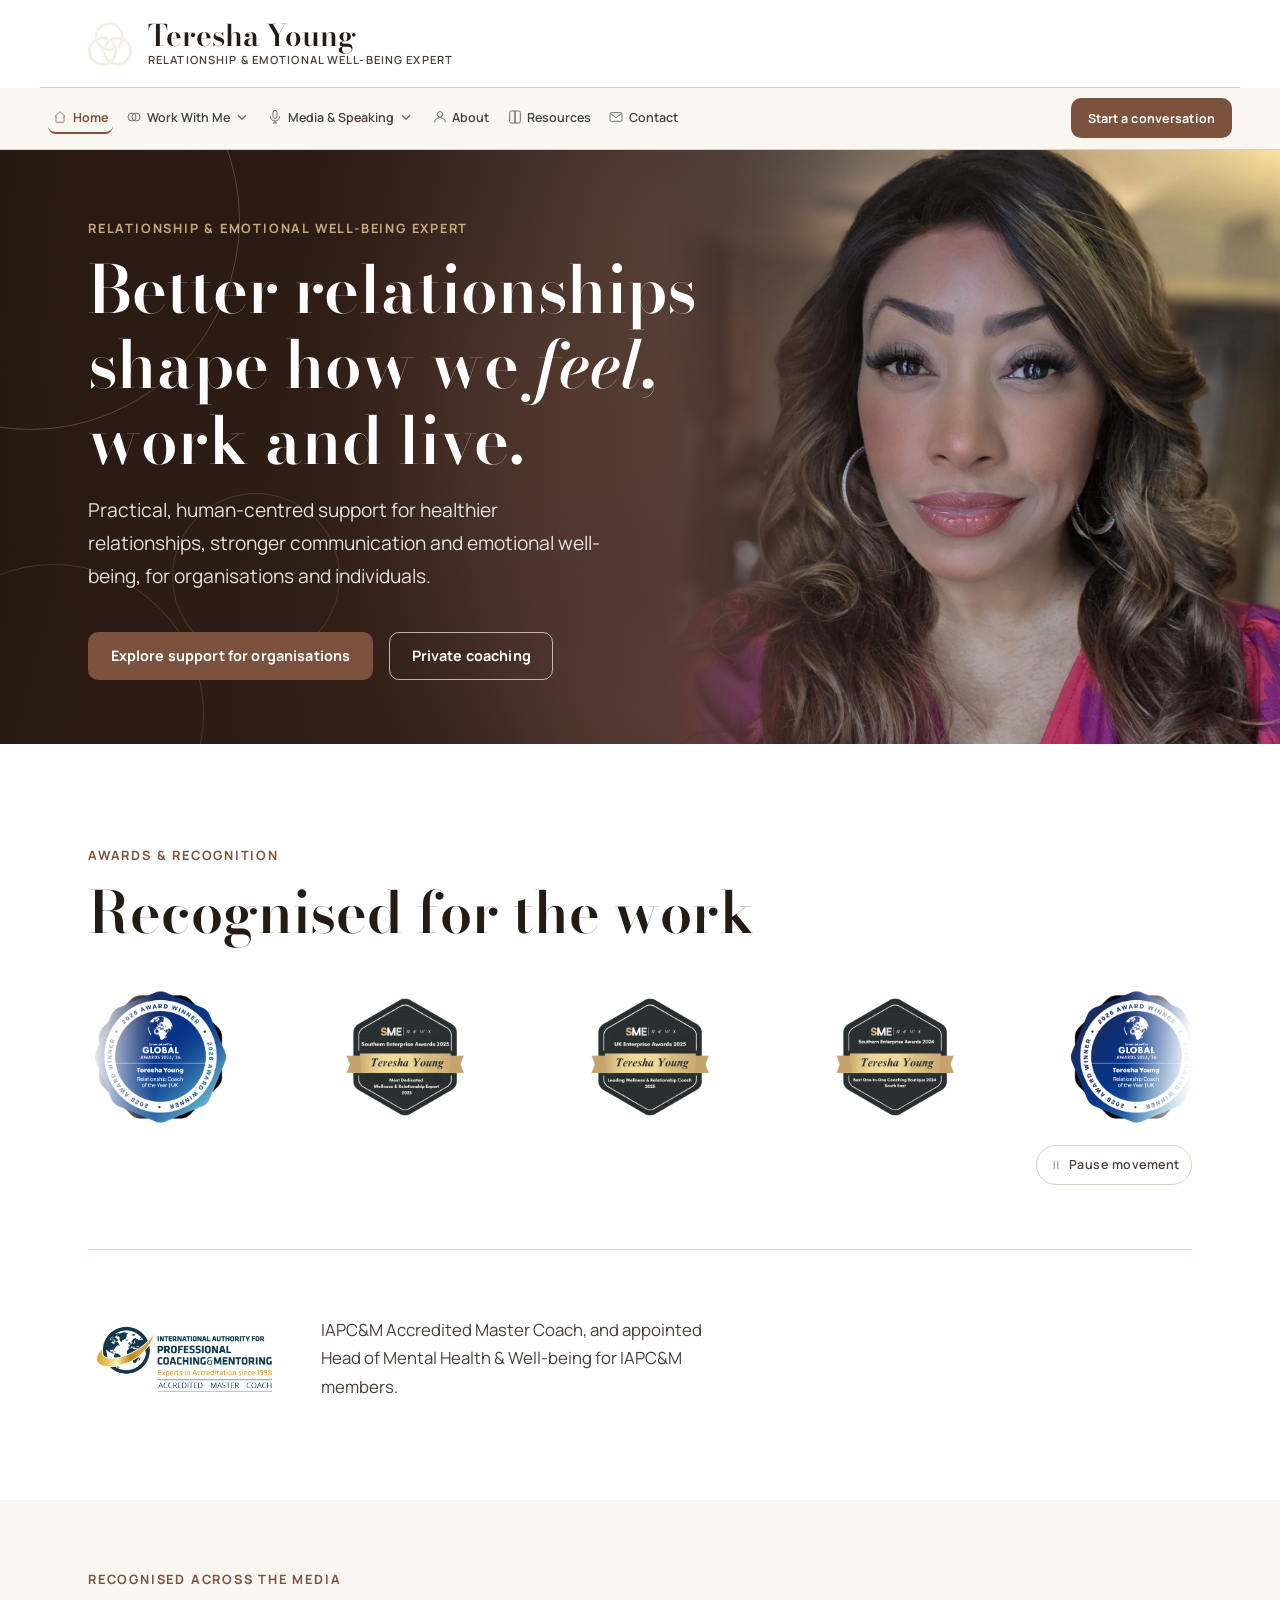
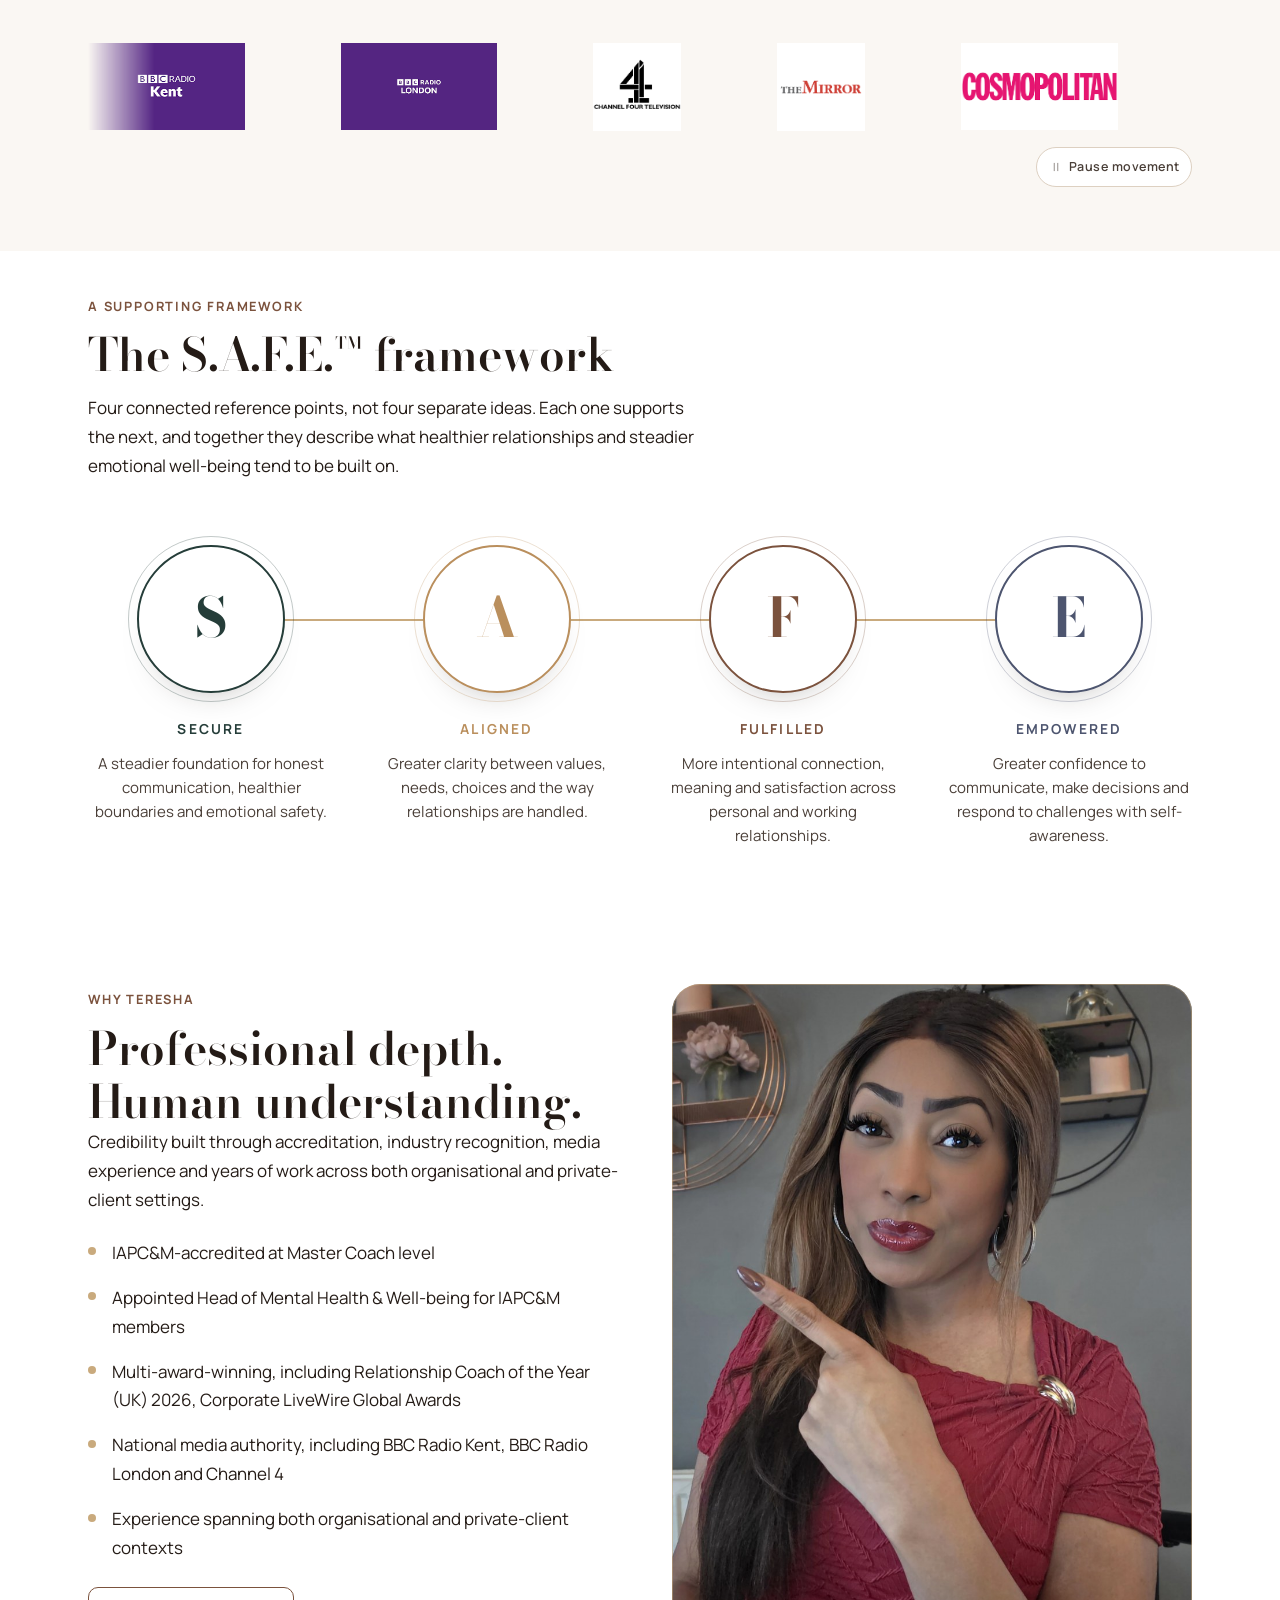
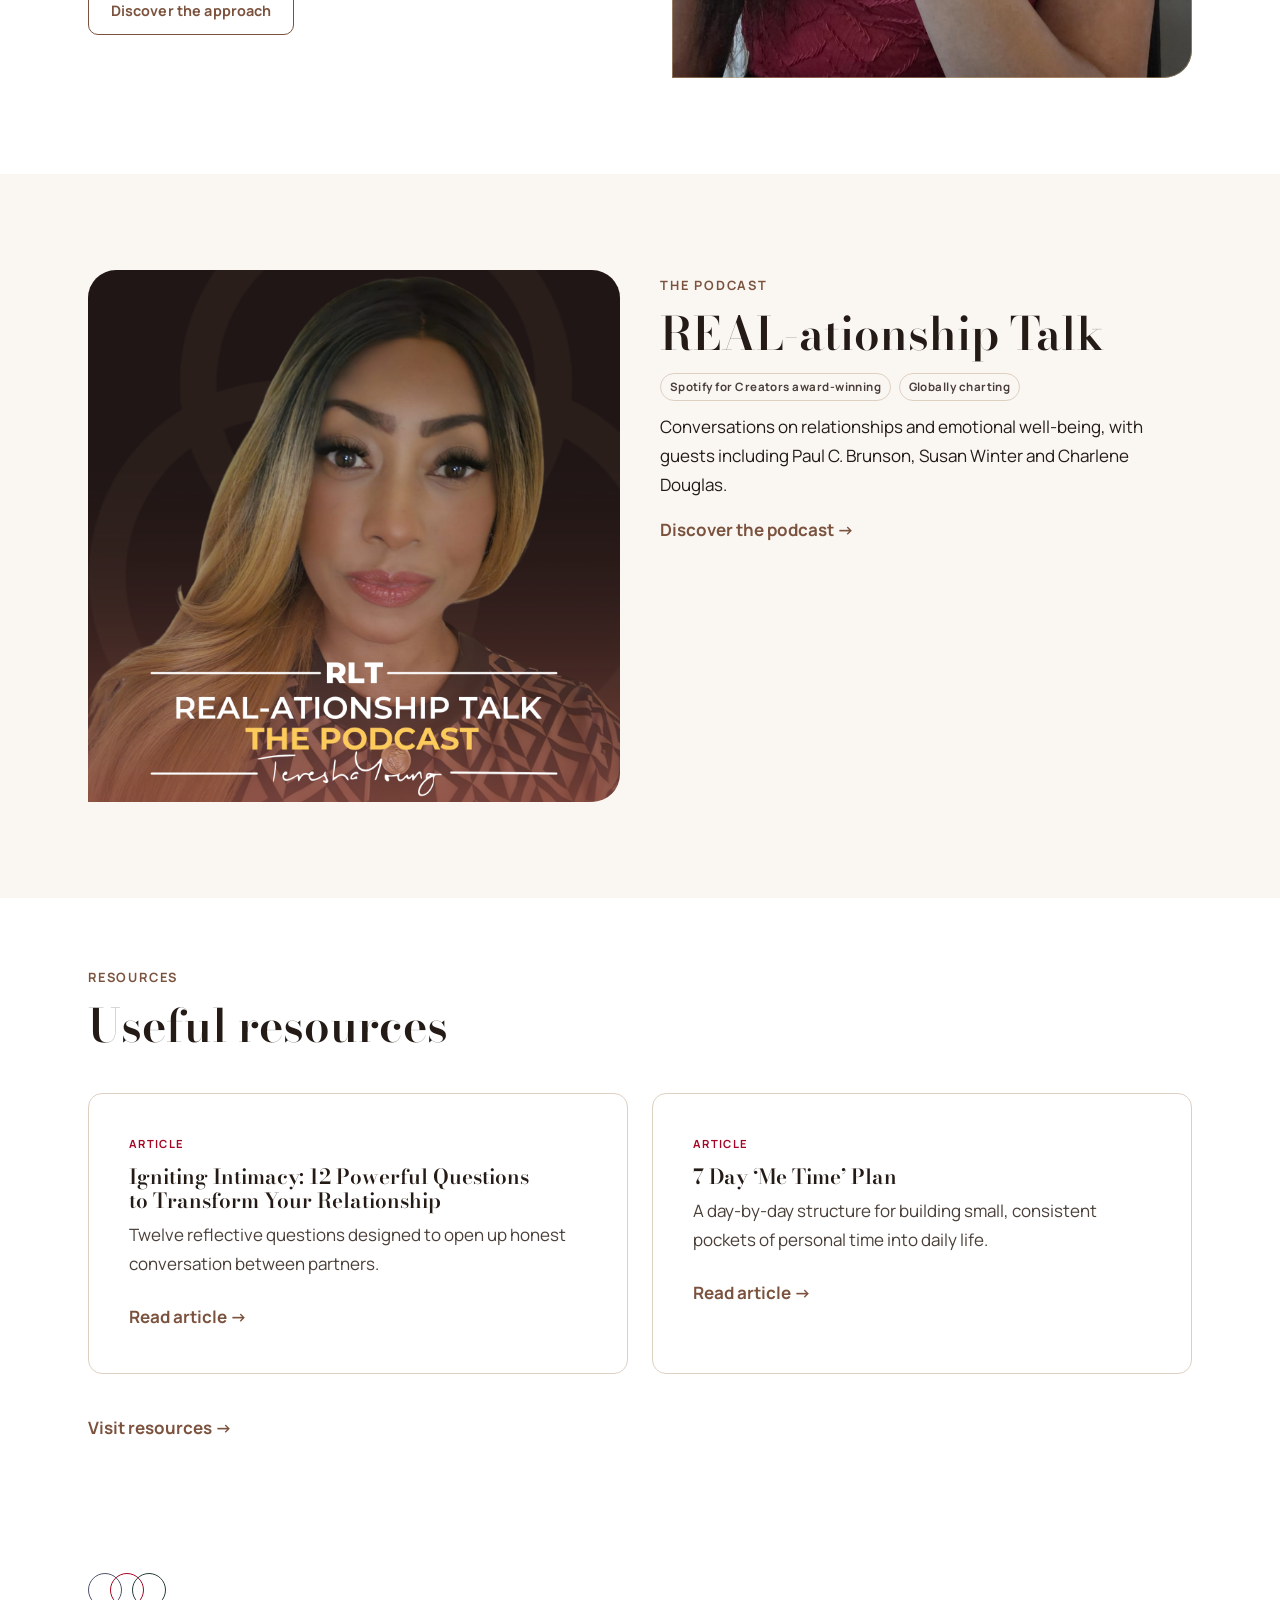
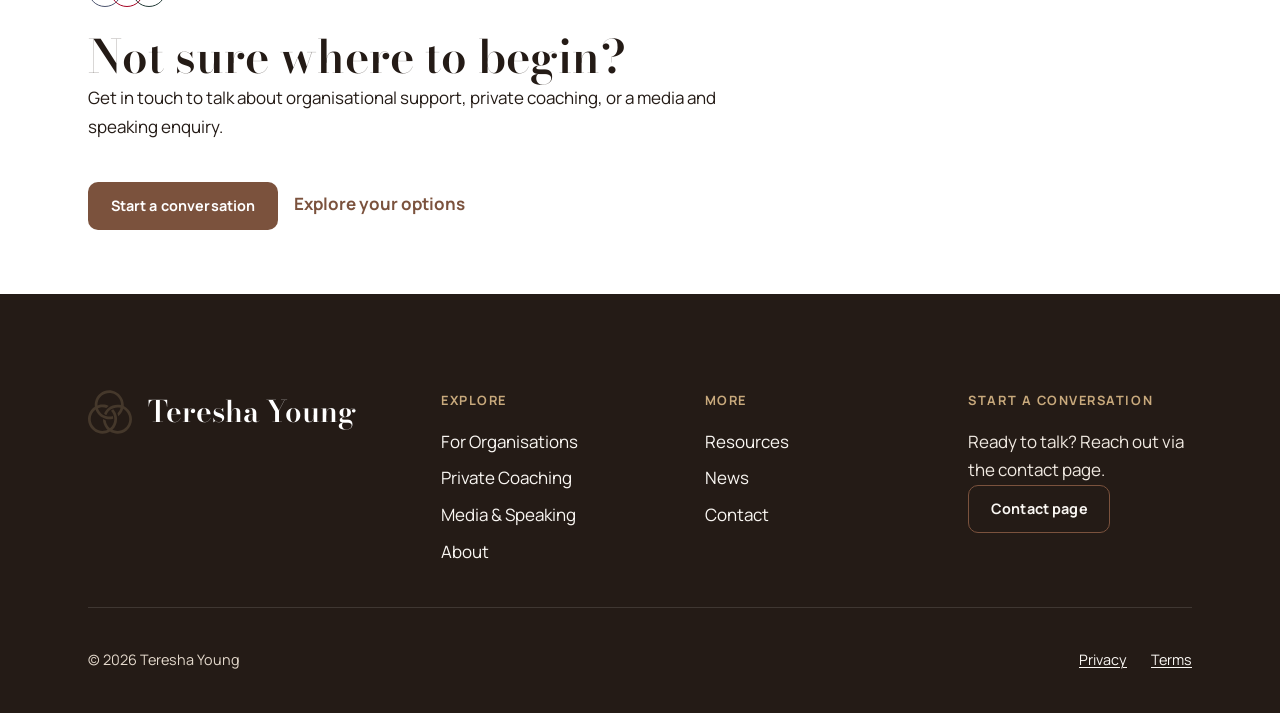
<file: index.html>
<!doctype html>
<html lang="en">
<head>
<meta charset="utf-8">
<meta name="viewport" content="width=device-width, initial-scale=1">
<title>Teresha Young — Relationship &amp; Emotional Well-being Expert</title>
<meta name="description" content="A UK-based Relationship &amp; Emotional Well-being Expert, trusted by organisations, featured across the media, and working with private clients.">
<link rel="icon" href="assets/brand/logo.svg" type="image/svg+xml">
<link rel="preconnect" href="https://fonts.googleapis.com">
<link rel="preconnect" href="https://fonts.gstatic.com" crossorigin>
<link href="https://fonts.googleapis.com/css2?family=Bodoni+Moda:ital,wght@0,500;0,600;0,700;0,800;1,500;1,600&family=Manrope:wght@400;500;600;700;800&display=swap" rel="stylesheet">
<link rel="stylesheet" href="assets/css/styles.css">
</head>
<body data-page="home">
<a class="skip-link" href="#main">Skip to main content</a>

<header class="site-header" data-site-header>
  <div class="container brand-bar">
    <a class="brand" href="index.html">
      <img class="brand__mark" src="assets/brand/logo.svg" alt="" width="44" height="44">
      <span class="brand__name">Teresha Young<span>Relationship &amp; Emotional Well-being Expert</span></span>
    </a>
    <button class="nav-toggle" type="button" data-nav-toggle aria-expanded="false" aria-controls="site-nav">
      <span class="nav-toggle__bar"></span>
      <span class="nav-toggle__bar"></span>
      <span class="nav-toggle__bar"></span>
      <span class="visually-hidden">Menu</span>
    </button>
  </div>
  <nav class="nav-ribbon" id="site-nav" data-site-nav aria-label="Primary">
    <div class="container nav-ribbon__inner">
      <ul class="nav-ribbon__list" role="list">
        <li><a href="index.html" aria-current="page"><svg viewBox="0 0 24 24" fill="none" stroke-width="1.5" aria-hidden="true"><path d="M4 11.5 12 4l8 7.5"/><path d="M6 10v9a1 1 0 0 0 1 1h10a1 1 0 0 0 1-1v-9"/></svg><span>Home</span></a></li>
        <li class="nav-parent" data-nav-parent>
          <button class="nav-parent__trigger" type="button" aria-expanded="false" aria-controls="nav-menu-work" data-nav-trigger>
            <svg viewBox="0 0 24 24" fill="none" stroke-width="1.5" aria-hidden="true"><circle cx="9" cy="12" r="6"/><circle cx="15" cy="12" r="6"/></svg><span>Work With Me</span><svg class="nav-ribbon__chevron" viewBox="0 0 24 24" fill="none" stroke-width="2" aria-hidden="true"><path d="m6 9.5 6 6 6-6"/></svg>
          </button>
          <ul class="nav-menu" id="nav-menu-work" role="list" data-nav-menu>
            <li><a href="organisations.html"><svg viewBox="0 0 24 24" fill="none" stroke-width="1.5" aria-hidden="true"><rect x="3" y="7" width="18" height="12" rx="2"/><path d="M8 7V5a2 2 0 0 1 2-2h4a2 2 0 0 1 2 2v2"/></svg><span class="nav-menu__body"><span class="nav-menu__label">For Organisations</span><span class="nav-menu__desc">Relationship and emotional well-being work with teams.</span></span></a></li>
            <li><a href="private-coaching.html"><svg viewBox="0 0 24 24" fill="none" stroke-width="1.5" aria-hidden="true"><circle cx="9" cy="12" r="6"/><circle cx="15" cy="12" r="6"/></svg><span class="nav-menu__body"><span class="nav-menu__label">Private Coaching</span><span class="nav-menu__desc">One-to-one support, at your own pace.</span></span></a></li>
          </ul>
        </li>
        <li class="nav-parent" data-nav-parent>
          <button class="nav-parent__trigger" type="button" aria-expanded="false" aria-controls="nav-menu-media" data-nav-trigger>
            <svg viewBox="0 0 24 24" fill="none" stroke-width="1.5" aria-hidden="true"><rect x="9" y="2" width="6" height="12" rx="3"/><path d="M5 11a7 7 0 0 0 14 0"/><path d="M12 18v3"/><path d="M9 21h6"/></svg><span>Media &amp; Speaking</span><svg class="nav-ribbon__chevron" viewBox="0 0 24 24" fill="none" stroke-width="2" aria-hidden="true"><path d="m6 9.5 6 6 6-6"/></svg>
          </button>
          <ul class="nav-menu" id="nav-menu-media" role="list" data-nav-menu>
            <li><a href="media-speaking.html"><svg viewBox="0 0 24 24" fill="none" stroke-width="1.5" aria-hidden="true"><rect x="9" y="2" width="6" height="12" rx="3"/><path d="M5 11a7 7 0 0 0 14 0"/><path d="M12 18v3"/><path d="M9 21h6"/></svg><span class="nav-menu__body"><span class="nav-menu__label">Media &amp; Speaking</span><span class="nav-menu__desc">Expert commentary, talks and the podcast.</span></span></a></li>
            <li><a href="news.html"><svg viewBox="0 0 24 24" fill="none" stroke-width="1.5" aria-hidden="true"><rect x="3.5" y="4" width="17" height="16" rx="1.5"/><path d="M7.5 8.5h9M7.5 12h9M7.5 15.5h5.5"/></svg><span class="nav-menu__body"><span class="nav-menu__label">News</span><span class="nav-menu__desc">Recent appearances, features and milestones.</span></span></a></li>
          </ul>
        </li>
        <li><a href="about.html"><svg viewBox="0 0 24 24" fill="none" stroke-width="1.5" aria-hidden="true"><circle cx="12" cy="8" r="4"/><path d="M4 20c0-4 3.5-7 8-7s8 3 8 7"/></svg><span>About</span></a></li>
        <li><a href="resources.html"><svg viewBox="0 0 24 24" fill="none" stroke-width="1.5" aria-hidden="true"><path d="M4 5.5A2.5 2.5 0 0 1 6.5 3H12v18H6.5A2.5 2.5 0 0 1 4 18.5v-13Z"/><path d="M20 5.5A2.5 2.5 0 0 0 17.5 3H12v18h5.5a2.5 2.5 0 0 0 2.5-2.5v-13Z"/></svg><span>Resources</span></a></li>
        <li><a href="contact.html"><svg viewBox="0 0 24 24" fill="none" stroke-width="1.5" aria-hidden="true"><rect x="3" y="5.5" width="18" height="13" rx="2"/><path d="m4 7 8 6 8-6"/></svg><span>Contact</span></a></li>
      </ul>
      <a class="btn btn-primary nav-ribbon__cta" href="contact.html">Start a conversation</a>
    </div>
  </nav>
</header>


<main id="main">

  <!-- ============================================================ -->
  <!-- 1. HERO — one full-bleed editorial composition. The photograph  -->
  <!-- is the entire frame; a blurred ambient echo of it fills the     -->
  <!-- background, and a warm scrim carries the copy, so photo and     -->
  <!-- text read as one continuous picture rather than a white panel   -->
  <!-- beside an image panel.                                          -->
  <!--                                                                 -->
  <!-- Photography changed this stage to private-coaching-hero.jpg —    -->
  <!-- the same approved source already working well on the Private     -->
  <!-- Coaching hero — carrying the same treatment: Teresha fully       -->
  <!-- visible, full face in frame, no head cut-off, warm walnut blend, -->
  <!-- no hard split panel and no extreme close-up. The rotation is     -->
  <!-- retired in favour of one deliberate still, so the composition is -->
  <!-- tuned to a single frame rather than compromised across two.      -->
  <!--                                                                 -->
  <!-- Copy is untouched: eyebrow, H1, supporting line, CTA wording and -->
  <!-- CTA hierarchy all remain exactly as approved. Only the           -->
  <!-- photographic layer changed.                                      -->
  <!-- ============================================================ -->
  <section class="hero">
    <div class="hero__ambient" aria-hidden="true"></div>
    <div class="hero__photo">
      <img
        class="hero__photo-img"
        src="assets/teresha/private-coaching-hero.jpg"
        alt="Teresha Young, Relationship &amp; Emotional Well-being Expert"
        width="1400" height="1867"
        fetchpriority="high"
        decoding="async">
    </div>
    <div class="hero__scrim" aria-hidden="true"></div>
    <!-- Restrained connection geometry, far left, well clear of her face -->
    <div class="hero__rings" aria-hidden="true"><span></span><span></span><span></span></div>
    <div class="hero__text">
      <p class="eyebrow hero__eyebrow">Relationship &amp; Emotional Well-being Expert</p>
      <h1>Better relationships shape how we <em>feel</em>, work and live.</h1>
      <p class="hero__lede">Practical, human-centred support for healthier relationships, stronger communication and emotional well-being, for organisations and individuals.</p>
      <div class="hero__actions">
        <a class="btn btn-primary" href="organisations.html">Explore support for organisations</a>
        <a class="btn btn-secondary" href="private-coaching.html">Private coaching</a>
      </div>
    </div>
  </section>

  <!-- ============================================================ -->
  <!-- 2. AWARDS & RECOGNITION — first authority proof after the hero -->
  <!-- ============================================================ -->
  <section class="section" aria-labelledby="awards-heading">
    <div class="container">
      <p class="eyebrow">Awards &amp; recognition</p>
      <h2 id="awards-heading">Recognised for the work</h2>
      <!-- Premium moving ribbon, replacing the earlier vertical list. Same
           mechanism as the media-logo ribbon below (.marquee): a real set
           plus an aria-hidden duplicate for the seamless CSS loop, paused on
           hover/focus, and rendered as a static wrapped row entirely under
           prefers-reduced-motion. Badges run at their original colours and
           full artwork, ~132px high on desktop, so the award text inside
           each badge stays readable. -->
      <div class="ribbon" data-ribbon>
      <div class="marquee marquee--awards">
        <div class="marquee__track">
          <ul class="logo-field marquee__set" role="list">
            <li><img src="assets/award/ribbon/award-relationship-coach-of-the-year-uk-2026.png" alt="Relationship Coach of the Year (UK) 2026, Corporate LiveWire Global Awards" width="403" height="400" decoding="async"></li>
            <li><img src="assets/award/ribbon/award-sme-most-dedicated-wellness-relationship-expert-2025.png" alt="Most Dedicated Wellness &amp; Relationship Expert 2025, SME News" width="414" height="400" decoding="async"></li>
            <li><img src="assets/award/ribbon/award-uk-enterprise-2025.png" alt="Leading Wellness &amp; Relationship Coach 2025, SME News" width="414" height="400" decoding="async"></li>
            <li><img src="assets/award/ribbon/award-southern-enterprise-2024.png" alt="Best One-to-One Coaching Boutique 2024, South East, SME News" width="414" height="400" decoding="async"></li>
          </ul>
          <ul class="logo-field marquee__set" role="list" aria-hidden="true">
            <li><img src="assets/award/ribbon/award-relationship-coach-of-the-year-uk-2026.png" alt="" width="403" height="400" decoding="async"></li>
            <li><img src="assets/award/ribbon/award-sme-most-dedicated-wellness-relationship-expert-2025.png" alt="" width="414" height="400" decoding="async"></li>
            <li><img src="assets/award/ribbon/award-uk-enterprise-2025.png" alt="" width="414" height="400" decoding="async"></li>
            <li><img src="assets/award/ribbon/award-southern-enterprise-2024.png" alt="" width="414" height="400" decoding="async"></li>
          </ul>
        </div>
      </div>
      <div class="ribbon-control">
        <button class="ribbon-control__button" type="button" aria-pressed="false" data-ribbon-toggle>
          <svg viewBox="0 0 24 24" aria-hidden="true" data-ribbon-icon-pause><path d="M9 5v14M15 5v14"/></svg>
          <svg viewBox="0 0 24 24" aria-hidden="true" data-ribbon-icon-play><path d="M7 4.5l12 7.5-12 7.5z"/></svg>
          <span data-ribbon-toggle-label>Pause movement</span>
        </button>
      </div>
      </div>
      <div class="awards-list__amc">
        <img src="assets/logos/logo-amc.png" alt="International Authority for Professional Coaching &amp; Mentoring — Accredited Master Coach" width="220" height="103" loading="lazy" decoding="async">
        <p>IAPC&amp;M Accredited Master Coach, and appointed Head of Mental Health &amp; Well-being for IAPC&amp;M members.</p>
      </div>
      <!-- A 2026/27 "multi award winner" badge also exists in the repository but is withheld pending client confirmation — see docs/open-decisions.md#3 -->
    </div>
  </section>

  <!-- ============================================================ -->
  <!-- 3. RECOGNISED ACROSS THE MEDIA — logo field, no explanatory     -->
  <!-- prose; the marks carry the proof. Files present under          -->
  <!-- assets/logos/media/; outlets with no supplied logo file are     -->
  <!-- omitted rather than faked (see docs/open-decisions.md).        -->
  <!-- ============================================================ -->
  <section class="section section--tight section--muted" aria-labelledby="media-heading">
    <div class="container">
      <p class="eyebrow">Recognised across the media</p>
      <h2 id="media-heading" class="visually-hidden">Media recognition</h2>
      <!-- Continuous logo marquee: a real (screen-reader-visible) set plus an
           aria-hidden duplicate set for the seamless CSS loop. Paused on
           hover/focus, and replaced with a static wrapped row entirely under
           prefers-reduced-motion (see .marquee rules in styles.css). -->
      <div class="ribbon" data-ribbon>
      <div class="marquee">
        <div class="marquee__track">
          <ul class="logo-field marquee__set" role="list">
            <li><img src="assets/logos/media/BBC-Radio-Kent-Logo.png" alt="BBC Radio Kent" width="264" height="149" decoding="async"></li>
            <li><img src="assets/logos/media/bbc-radio-london-logo.png" alt="BBC Radio London" width="600" height="337" decoding="async"></li>
            <li><img src="assets/logos/media/channel-4-logo.png" alt="Channel 4" width="440" height="440" decoding="async"></li>
            <li><img src="assets/logos/media/the-mirror-logo.png" alt="The Mirror" width="440" height="440" decoding="async"></li>
            <li><img src="assets/logos/media/cosmopolitan-logo.png" alt="Cosmopolitan UK" width="750" height="422" decoding="async"></li>
            <li><img src="assets/logos/media/huffpost-logo.jpg" alt="HuffPost" width="600" height="315" decoding="async"></li>
            <li><img src="assets/logos/media/daily-record-logo.png" alt="Daily Record" width="620" height="330" decoding="async"></li>
            <li><img src="assets/logos/media/ok!-logo.png" alt="OK!" width="440" height="440" decoding="async"></li>
            <li><img src="assets/logos/media/thrive-global-logo.jpg" alt="Thrive Global" width="600" height="315" decoding="async"></li>
          </ul>
          <ul class="logo-field marquee__set" role="list" aria-hidden="true">
            <li><img src="assets/logos/media/BBC-Radio-Kent-Logo.png" alt="" width="264" height="149" decoding="async"></li>
            <li><img src="assets/logos/media/bbc-radio-london-logo.png" alt="" width="600" height="337" decoding="async"></li>
            <li><img src="assets/logos/media/channel-4-logo.png" alt="" width="440" height="440" decoding="async"></li>
            <li><img src="assets/logos/media/the-mirror-logo.png" alt="" width="440" height="440" decoding="async"></li>
            <li><img src="assets/logos/media/cosmopolitan-logo.png" alt="" width="750" height="422" decoding="async"></li>
            <li><img src="assets/logos/media/huffpost-logo.jpg" alt="" width="600" height="315" decoding="async"></li>
            <li><img src="assets/logos/media/daily-record-logo.png" alt="" width="620" height="330" decoding="async"></li>
            <li><img src="assets/logos/media/ok!-logo.png" alt="" width="440" height="440" decoding="async"></li>
            <li><img src="assets/logos/media/thrive-global-logo.jpg" alt="" width="600" height="315" decoding="async"></li>
          </ul>
        </div>
      </div>
      <div class="ribbon-control">
        <button class="ribbon-control__button" type="button" aria-pressed="false" data-ribbon-toggle>
          <svg viewBox="0 0 24 24" aria-hidden="true" data-ribbon-icon-pause><path d="M9 5v14M15 5v14"/></svg>
          <svg viewBox="0 0 24 24" aria-hidden="true" data-ribbon-icon-play><path d="M7 4.5l12 7.5-12 7.5z"/></svg>
          <span data-ribbon-toggle-label>Pause movement</span>
        </button>
      </div>
      </div>
    </div>
  </section>

  <!-- ============================================================ -->
  <!-- 4. S.A.F.E.™                                                  -->
  <!-- ============================================================ -->
  <section class="section section--snug" aria-labelledby="safe-heading">
    <div class="container">
      <p class="eyebrow">A supporting framework</p>
      <h2 id="safe-heading">The S.A.F.E.&trade; framework</h2>
      <p class="safe-diagram__intro">Four connected reference points, not four separate ideas. Each one supports the next, and together they describe what healthier relationships and steadier emotional well-being tend to be built on.</p>
      <!-- Shared component: identical markup, copy and geometry on Private
           Coaching. The connecting pathway is decorative; the relationship it
           draws is also stated in the intro copy above. -->
      <div class="safe-web">
        <span class="safe-web__path" aria-hidden="true"></span>
        <div class="safe-web__nodes">
          <div class="safe-web__node">
            <span class="safe-web__ring"><span class="safe-web__letter">S</span></span>
            <span class="safe-web__word">Secure</span>
            <p class="safe-web__copy">A steadier foundation for honest communication, healthier boundaries and emotional safety.</p>
          </div>
          <div class="safe-web__node">
            <span class="safe-web__ring"><span class="safe-web__letter">A</span></span>
            <span class="safe-web__word">Aligned</span>
            <p class="safe-web__copy">Greater clarity between values, needs, choices and the way relationships are handled.</p>
          </div>
          <div class="safe-web__node">
            <span class="safe-web__ring"><span class="safe-web__letter">F</span></span>
            <span class="safe-web__word">Fulfilled</span>
            <p class="safe-web__copy">More intentional connection, meaning and satisfaction across personal and working relationships.</p>
          </div>
          <div class="safe-web__node">
            <span class="safe-web__ring"><span class="safe-web__letter">E</span></span>
            <span class="safe-web__word">Empowered</span>
            <p class="safe-web__copy">Greater confidence to communicate, make decisions and respond to challenges with self-awareness.</p>
          </div>
        </div>
      </div>
    </div>
  </section>

  <!-- ============================================================ -->
  <!-- 5. WHY TERESHA                                                -->
  <!-- Text left / image right (swapped this stage). Portrait:         -->
  <!-- teresha-young-image-7-card.jpg, a plain full-frame resize of     -->
  <!-- teresha-young-image-7.jpg (900x1200, same 3:4 ratio as the       -->
  <!-- source — nothing cropped). Kept in its native portrait           -->
  <!-- orientation rather than forced into a landscape frame: no        -->
  <!-- genuinely horizontal photograph exists in the asset library      -->
  <!-- (see docs/open-decisions.md). The empty-space-beneath-a-tall-    -->
  <!-- box issue is fixed via align-self on the card, not a bad crop.   -->
  <!-- ============================================================ -->
  <section class="section" aria-labelledby="why-heading">
    <div class="container grid grid--2">
      <div>
        <p class="eyebrow">Why Teresha</p>
        <h2 id="why-heading">Professional depth. Human understanding.</h2>
        <p>Credibility built through accreditation, industry recognition, media experience and years of work across both organisational and private-client settings.</p>
        <ul class="credential-list" role="list">
          <li>IAPC&amp;M-accredited at Master Coach level</li>
          <li>Appointed Head of Mental Health &amp; Well-being for IAPC&amp;M members</li>
          <li>Multi-award-winning, including Relationship Coach of the Year (UK) 2026, Corporate LiveWire Global Awards</li>
          <li>National media authority, including BBC Radio Kent, BBC Radio London and Channel 4</li>
          <li>Experience spanning both organisational and private-client contexts</li>
        </ul>
        <p style="margin-top: var(--space-md);"><a class="btn btn-secondary" href="about.html">Discover the approach</a></p>
      </div>
      <div class="portrait-card">
        <img
          src="assets/teresha/teresha-young-image-7-card.jpg"
          alt="Teresha Young, portrait"
          width="900" height="1200"
          loading="lazy" decoding="async"
          style="aspect-ratio: 3 / 4; object-fit: cover;">
      </div>
    </div>
  </section>

  <!-- ============================================================ -->
  <!-- 6. REAL-ATIONSHIP TALK                                        -->
  <!-- ============================================================ -->
  <section class="section section--muted" aria-labelledby="podcast-heading">
    <div class="container grid grid--2">
      <div class="image-frame">
        <img src="assets/podcast/rlt-podcast-cover.png" alt="REAL-ationship Talk podcast cover art, hosted by Teresha Young" width="560" height="560" loading="lazy" decoding="async" style="aspect-ratio: 1 / 1; object-fit: cover;">
      </div>
      <div>
        <p class="eyebrow">The podcast</p>
        <h2 id="podcast-heading">REAL-ationship Talk</h2>
        <div class="chip-row">
          <span class="chip">Spotify for Creators award-winning</span>
          <span class="chip">Globally charting</span>
        </div>
        <p>Conversations on relationships and emotional well-being, with guests including Paul C. Brunson, Susan Winter and Charlene Douglas.</p>
        <p><a class="text-link" href="media-speaking.html">Discover the podcast →</a></p>
      </div>
    </div>
  </section>

  <!-- ============================================================ -->
  <!-- 7. RESOURCES PREVIEW                                          -->
  <!-- ============================================================ -->
  <section class="section section--tight" aria-labelledby="resources-preview-heading">
    <div class="container">
      <p class="eyebrow">Resources</p>
      <h2 id="resources-preview-heading">Useful resources</h2>
      <div class="resource-preview-grid">
        <article class="resource-preview-card">
          <span class="resource-preview-card__tag">Article</span>
          <h3>Igniting Intimacy: 12 Powerful Questions to Transform Your Relationship</h3>
          <p>Twelve reflective questions designed to open up honest conversation between partners.</p>
          <p><a class="text-link" href="resources/igniting-intimacy-12-powerful-questions.html">Read article →</a></p>
        </article>
        <article class="resource-preview-card">
          <span class="resource-preview-card__tag">Article</span>
          <h3>7 Day &lsquo;Me Time&rsquo; Plan</h3>
          <p>A day-by-day structure for building small, consistent pockets of personal time into daily life.</p>
          <p><a class="text-link" href="resources/7-day-me-time-plan.html">Read article →</a></p>
        </article>
      </div>
      <p style="margin-top: var(--space-lg);"><a class="text-link" href="resources.html">Visit resources →</a></p>
    </div>
  </section>

  <!-- ============================================================ -->
  <!-- 8. FINAL CTA                                                  -->
  <!-- ============================================================ -->
  <section class="section section--tight" aria-labelledby="final-cta-heading">
    <div class="container">
      <div class="final-cta__motif" aria-hidden="true"><span></span><span></span><span></span></div>
      <h2 id="final-cta-heading">Not sure where to begin?</h2>
      <p>Get in touch to talk about organisational support, private coaching, or a media and speaking enquiry.</p>
      <div class="hero__actions">
        <a class="btn btn-primary" href="contact.html">Start a conversation</a>
        <a class="text-link" href="organisations.html">Explore your options</a>
      </div>
    </div>
  </section>

</main>

<footer class="site-footer">
  <div class="container">
    <div class="site-footer__grid">
      <div class="site-footer__brand">
        <a class="brand" href="index.html">
          <img class="brand__mark" src="assets/brand/logo.svg" alt="" width="34" height="34">
          <span class="brand__name" style="color:#fff;">Teresha Young</span>
        </a>
      </div>
      <nav aria-label="Explore">
        <p class="site-footer__heading">Explore</p>
        <ul class="site-footer__list" role="list">
          <li><a href="organisations.html">For Organisations</a></li>
          <li><a href="private-coaching.html">Private Coaching</a></li>
          <li><a href="media-speaking.html">Media &amp; Speaking</a></li>
          <li><a href="about.html">About</a></li>
        </ul>
      </nav>
      <nav aria-label="More">
        <p class="site-footer__heading">More</p>
        <ul class="site-footer__list" role="list">
          <li><a href="resources.html">Resources</a></li>
          <li><a href="news.html">News</a></li>
          <li><a href="contact.html">Contact</a></li>
        </ul>
      </nav>
      <div>
        <p class="site-footer__heading">Start a conversation</p>
        <p>Ready to talk? Reach out via the contact page.</p>
        <a class="btn btn-secondary" href="contact.html">Contact page</a>
      </div>
    </div>
    <div class="site-footer__bottom">
      <p>&copy; 2026 Teresha Young</p>
      <div class="site-footer__legal-links">
        <a href="privacy.html">Privacy</a>
        <a href="terms.html">Terms</a>
      </div>
    </div>
  </div>
</footer>

<script src="assets/js/config.js"></script>
<script src="assets/js/main.js"></script>
</body>
</html>
</file>
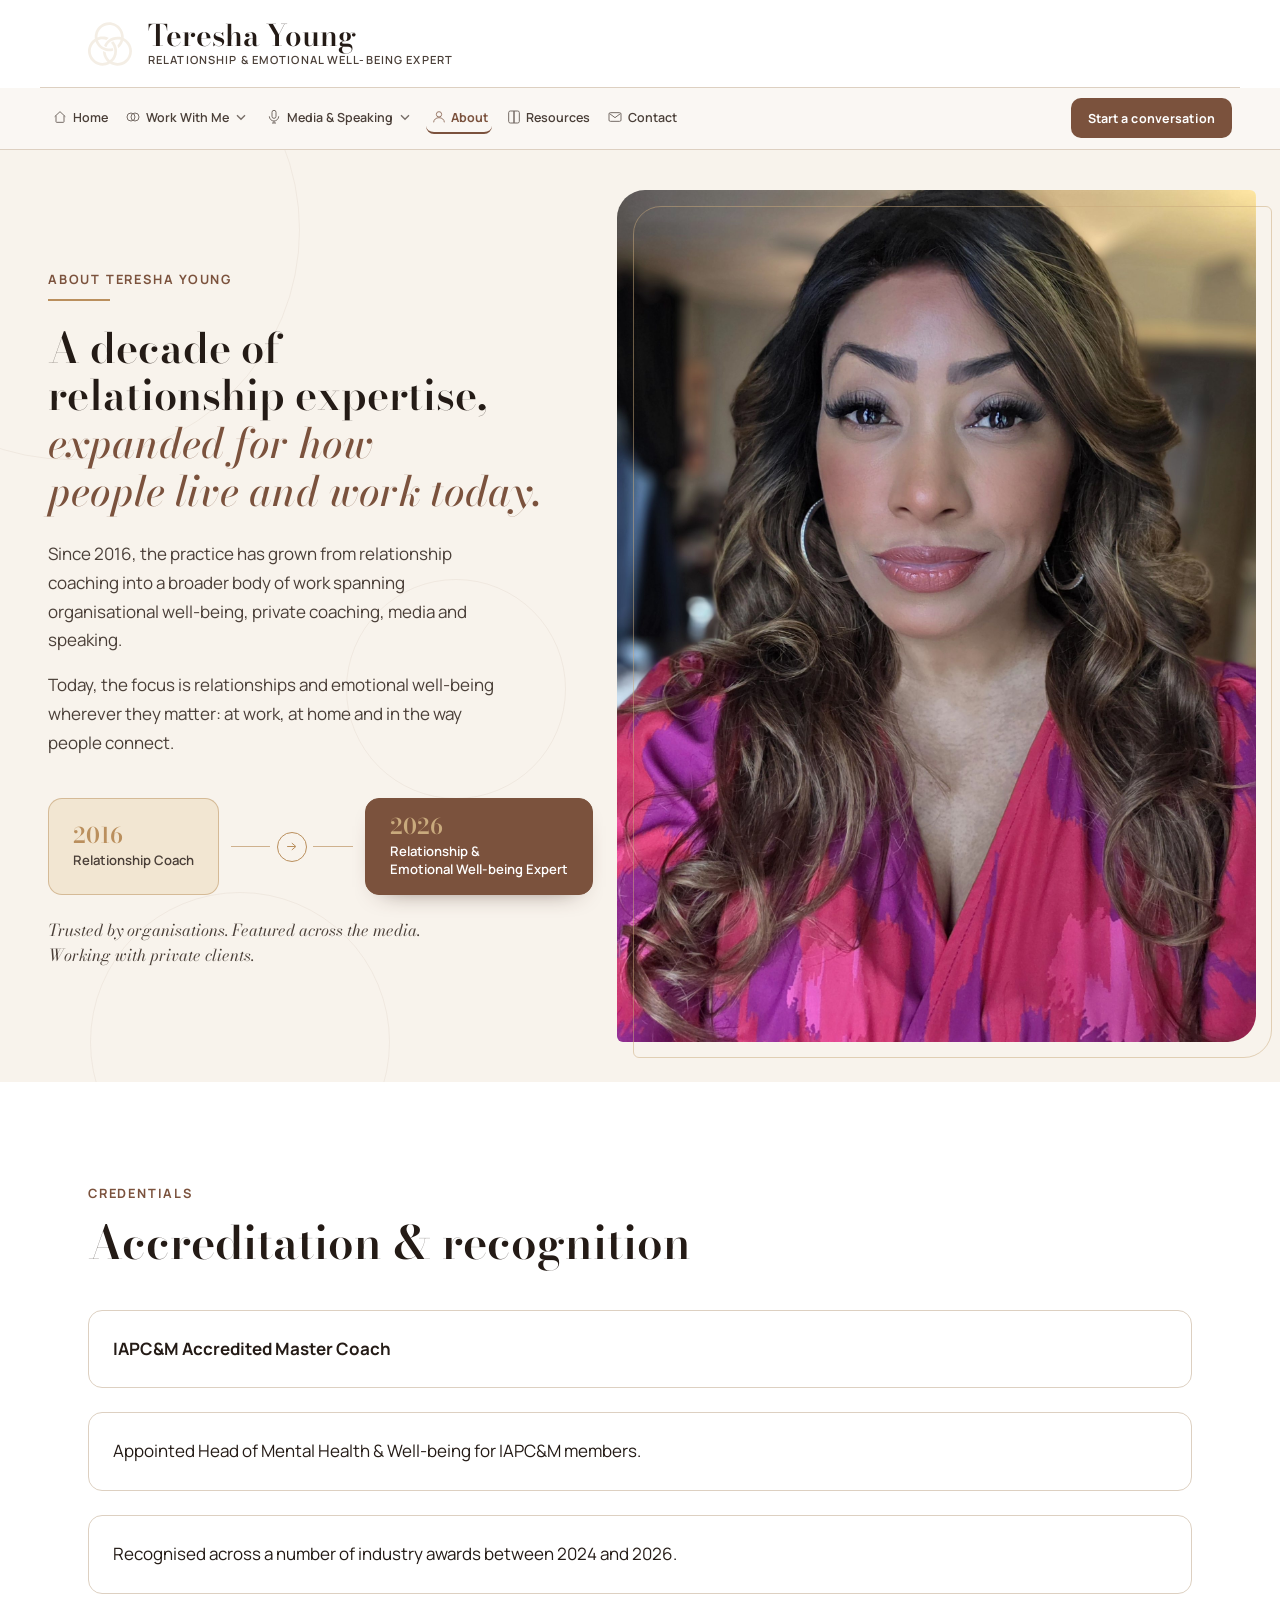
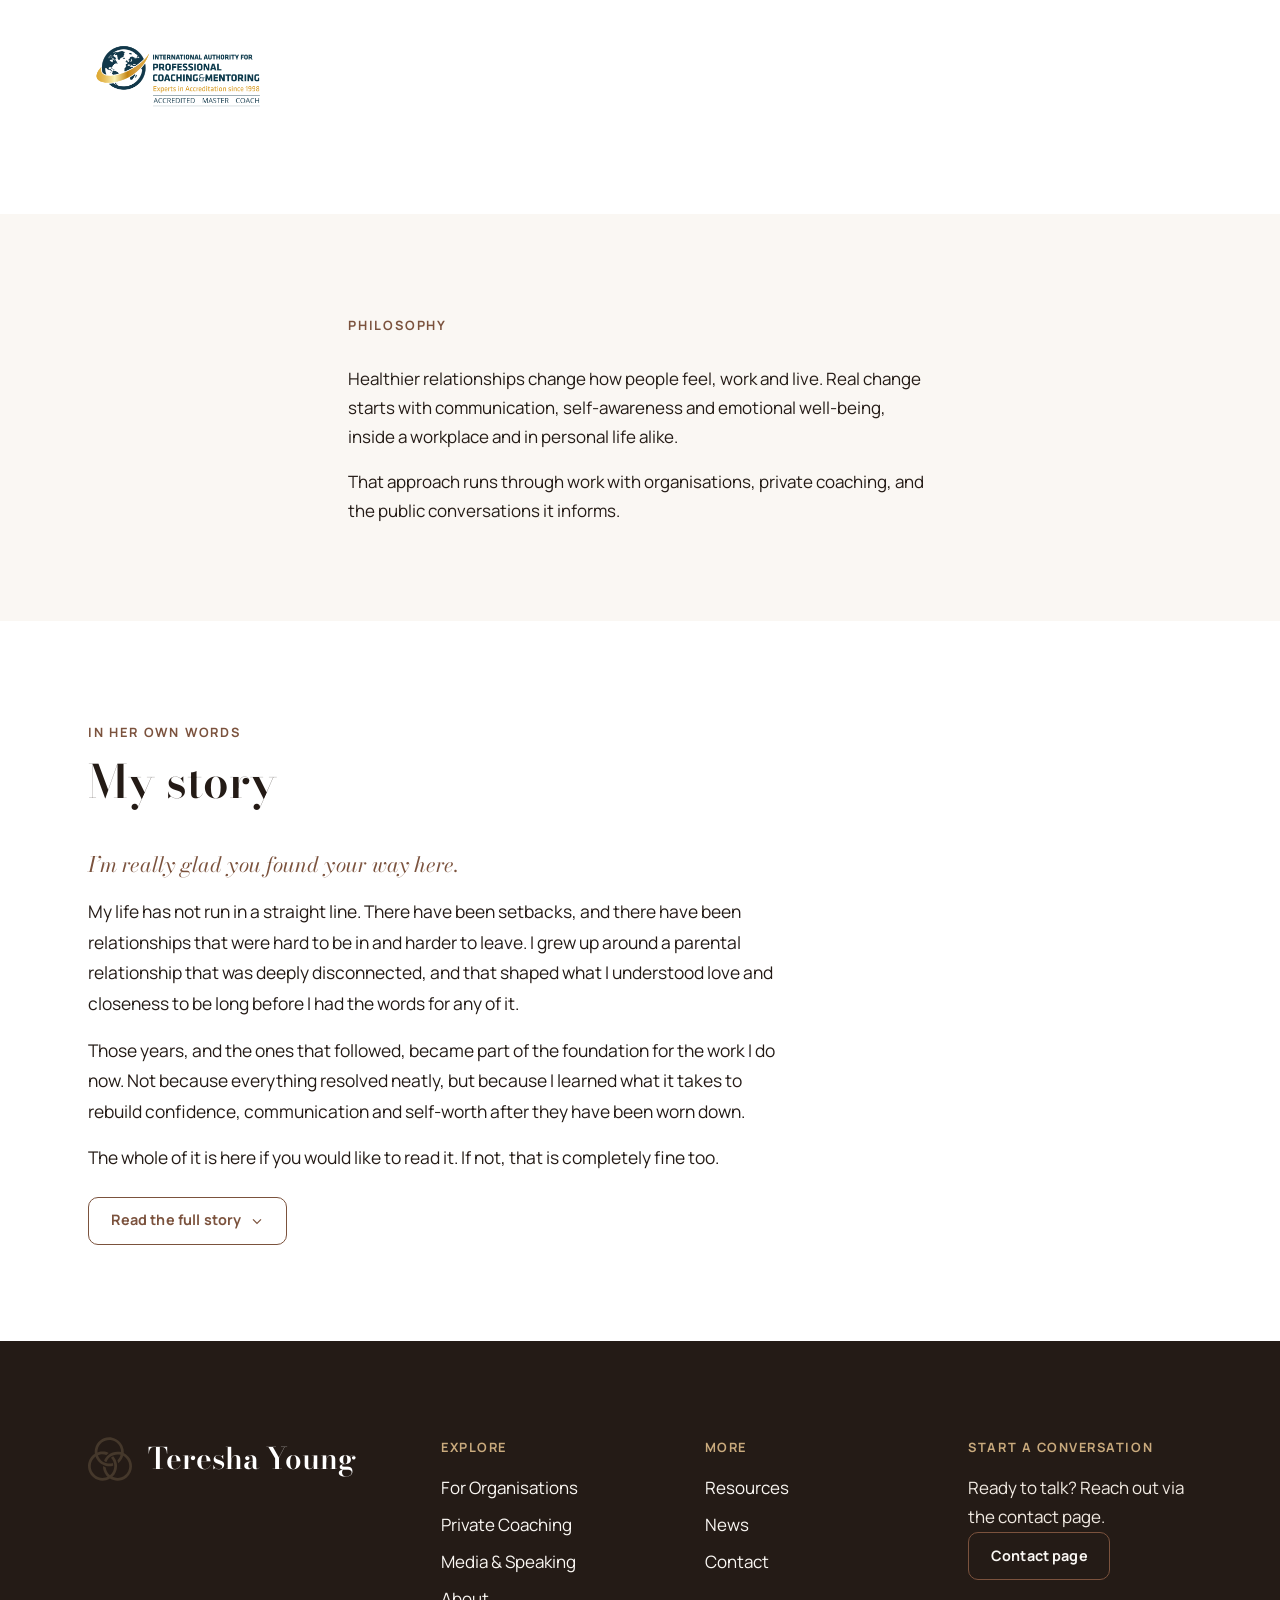
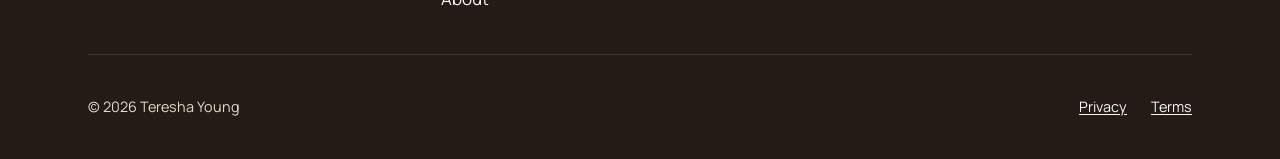
<file: about.html>
<!doctype html>
<html lang="en">
<head>
<meta charset="utf-8">
<meta name="viewport" content="width=device-width, initial-scale=1">
<title>About Teresha Young</title>
<meta name="description" content="Teresha Young is a UK-based Relationship &amp; Emotional Well-being Expert, working with organisations, private clients and the media.">
<link rel="icon" href="assets/brand/logo.svg" type="image/svg+xml">
<link rel="preconnect" href="https://fonts.googleapis.com">
<link rel="preconnect" href="https://fonts.gstatic.com" crossorigin>
<link href="https://fonts.googleapis.com/css2?family=Bodoni+Moda:ital,wght@0,500;0,600;0,700;0,800;1,500;1,600&family=Manrope:wght@400;500;600;700;800&display=swap" rel="stylesheet">
<link rel="stylesheet" href="assets/css/styles.css">
</head>
<body data-page="about">
<a class="skip-link" href="#main">Skip to main content</a>

<header class="site-header" data-site-header>
  <div class="container brand-bar">
    <a class="brand" href="index.html">
      <img class="brand__mark" src="assets/brand/logo.svg" alt="" width="44" height="44">
      <span class="brand__name">Teresha Young<span>Relationship &amp; Emotional Well-being Expert</span></span>
    </a>
    <button class="nav-toggle" type="button" data-nav-toggle aria-expanded="false" aria-controls="site-nav">
      <span class="nav-toggle__bar"></span>
      <span class="nav-toggle__bar"></span>
      <span class="nav-toggle__bar"></span>
      <span class="visually-hidden">Menu</span>
    </button>
  </div>
  <nav class="nav-ribbon" id="site-nav" data-site-nav aria-label="Primary">
    <div class="container nav-ribbon__inner">
      <ul class="nav-ribbon__list" role="list">
        <li><a href="index.html"><svg viewBox="0 0 24 24" fill="none" stroke-width="1.5" aria-hidden="true"><path d="M4 11.5 12 4l8 7.5"/><path d="M6 10v9a1 1 0 0 0 1 1h10a1 1 0 0 0 1-1v-9"/></svg><span>Home</span></a></li>
        <li class="nav-parent" data-nav-parent>
          <button class="nav-parent__trigger" type="button" aria-expanded="false" aria-controls="nav-menu-work" data-nav-trigger>
            <svg viewBox="0 0 24 24" fill="none" stroke-width="1.5" aria-hidden="true"><circle cx="9" cy="12" r="6"/><circle cx="15" cy="12" r="6"/></svg><span>Work With Me</span><svg class="nav-ribbon__chevron" viewBox="0 0 24 24" fill="none" stroke-width="2" aria-hidden="true"><path d="m6 9.5 6 6 6-6"/></svg>
          </button>
          <ul class="nav-menu" id="nav-menu-work" role="list" data-nav-menu>
            <li><a href="organisations.html"><svg viewBox="0 0 24 24" fill="none" stroke-width="1.5" aria-hidden="true"><rect x="3" y="7" width="18" height="12" rx="2"/><path d="M8 7V5a2 2 0 0 1 2-2h4a2 2 0 0 1 2 2v2"/></svg><span class="nav-menu__body"><span class="nav-menu__label">For Organisations</span><span class="nav-menu__desc">Relationship and emotional well-being work with teams.</span></span></a></li>
            <li><a href="private-coaching.html"><svg viewBox="0 0 24 24" fill="none" stroke-width="1.5" aria-hidden="true"><circle cx="9" cy="12" r="6"/><circle cx="15" cy="12" r="6"/></svg><span class="nav-menu__body"><span class="nav-menu__label">Private Coaching</span><span class="nav-menu__desc">One-to-one support, at your own pace.</span></span></a></li>
          </ul>
        </li>
        <li class="nav-parent" data-nav-parent>
          <button class="nav-parent__trigger" type="button" aria-expanded="false" aria-controls="nav-menu-media" data-nav-trigger>
            <svg viewBox="0 0 24 24" fill="none" stroke-width="1.5" aria-hidden="true"><rect x="9" y="2" width="6" height="12" rx="3"/><path d="M5 11a7 7 0 0 0 14 0"/><path d="M12 18v3"/><path d="M9 21h6"/></svg><span>Media &amp; Speaking</span><svg class="nav-ribbon__chevron" viewBox="0 0 24 24" fill="none" stroke-width="2" aria-hidden="true"><path d="m6 9.5 6 6 6-6"/></svg>
          </button>
          <ul class="nav-menu" id="nav-menu-media" role="list" data-nav-menu>
            <li><a href="media-speaking.html"><svg viewBox="0 0 24 24" fill="none" stroke-width="1.5" aria-hidden="true"><rect x="9" y="2" width="6" height="12" rx="3"/><path d="M5 11a7 7 0 0 0 14 0"/><path d="M12 18v3"/><path d="M9 21h6"/></svg><span class="nav-menu__body"><span class="nav-menu__label">Media &amp; Speaking</span><span class="nav-menu__desc">Expert commentary, talks and the podcast.</span></span></a></li>
            <li><a href="news.html"><svg viewBox="0 0 24 24" fill="none" stroke-width="1.5" aria-hidden="true"><rect x="3.5" y="4" width="17" height="16" rx="1.5"/><path d="M7.5 8.5h9M7.5 12h9M7.5 15.5h5.5"/></svg><span class="nav-menu__body"><span class="nav-menu__label">News</span><span class="nav-menu__desc">Recent appearances, features and milestones.</span></span></a></li>
          </ul>
        </li>
        <li><a href="about.html" aria-current="page"><svg viewBox="0 0 24 24" fill="none" stroke-width="1.5" aria-hidden="true"><circle cx="12" cy="8" r="4"/><path d="M4 20c0-4 3.5-7 8-7s8 3 8 7"/></svg><span>About</span></a></li>
        <li><a href="resources.html"><svg viewBox="0 0 24 24" fill="none" stroke-width="1.5" aria-hidden="true"><path d="M4 5.5A2.5 2.5 0 0 1 6.5 3H12v18H6.5A2.5 2.5 0 0 1 4 18.5v-13Z"/><path d="M20 5.5A2.5 2.5 0 0 0 17.5 3H12v18h5.5a2.5 2.5 0 0 0 2.5-2.5v-13Z"/></svg><span>Resources</span></a></li>
        <li><a href="contact.html"><svg viewBox="0 0 24 24" fill="none" stroke-width="1.5" aria-hidden="true"><rect x="3" y="5.5" width="18" height="13" rx="2"/><path d="m4 7 8 6 8-6"/></svg><span>Contact</span></a></li>
      </ul>
      <a class="btn btn-primary nav-ribbon__cta" href="contact.html">Start a conversation</a>
    </div>
  </nav>
</header>

<main id="main">

  <!-- ============================================================ -->
  <!-- ABOUT HERO — editorial split: copy and the 2016→2026            -->
  <!-- progression on the left, ONE approved professional photograph   -->
  <!-- on the right, over a warm cream ground.                         -->
  <!--                                                                 -->
  <!-- The earlier five-image SVG collage and the dark authority strip  -->
  <!-- beneath it were both removed this stage, along with their        -->
  <!-- spacing. The image is a single still, sized to match the height  -->
  <!-- and visual weight of the copy beside it.                        -->
  <!-- Source: teresha-young-image-4-hero.jpg.                          -->
  <!-- ============================================================ -->
  <section class="about-hero">
    <div class="about-hero__motif" aria-hidden="true"><span></span><span></span><span></span></div>
    <div class="about-hero__inner">

      <div class="about-hero__copy">
        <p class="eyebrow about-hero__eyebrow">About Teresha Young</p>
        <span class="about-hero__rule" aria-hidden="true"></span>
        <!-- Spaces before each <br> are deliberate: the breaks are hidden at
             narrow widths, and without them the adjoining words would run
             together ("for howpeople"). A trailing space before a visible
             <br> is collapsed by the browser, so it costs nothing. -->
        <h1 class="about-hero__title">
          A decade of <br>
          relationship expertise, <br>
          <em>expanded for how <br>people live and work today.</em>
        </h1>
        <p class="about-hero__lede">Since 2016, the practice has grown from relationship coaching into a broader body of work spanning organisational well-being, private coaching, media and speaking.</p>
        <p class="about-hero__lede">Today, the focus is relationships and emotional well-being wherever they matter: at work, at home and in the way people connect.</p>

        <div class="evolution" aria-label="Evolution of the practice from 2016 to 2026">
          <div class="evolution__stage evolution__stage--from">
            <span class="evolution__year">2016</span>
            <span class="evolution__role">Relationship Coach</span>
          </div>
          <div class="evolution__link" aria-hidden="true">
            <span class="evolution__line"></span>
            <span class="evolution__arrow">
              <svg viewBox="0 0 24 24" fill="none" stroke="currentColor" stroke-width="1.6" aria-hidden="true"><path d="M5 12h13M12.5 6.5 19 12l-6.5 5.5"/></svg>
            </span>
            <span class="evolution__line"></span>
          </div>
          <div class="evolution__stage evolution__stage--to">
            <span class="evolution__year">2026</span>
            <span class="evolution__role">Relationship &amp;<br>Emotional Well-being Expert</span>
          </div>
        </div>

        <p class="about-hero__positioning">Trusted by organisations. Featured across the media.<br>Working with private clients.</p>
      </div>

      <div class="about-hero__portrait">
        <img src="assets/teresha/teresha-young-image-4-hero.jpg"
             alt="Teresha Young, Relationship &amp; Emotional Well-being Expert"
             width="1900" height="2533" loading="eager" fetchpriority="high" decoding="async">
      </div>

    </div>
  </section>

  <section class="section" aria-labelledby="credentials-heading">
    <div class="container">
      <div class="section-header">
        <p class="eyebrow">Credentials</p>
        <h2 id="credentials-heading">Accreditation &amp; recognition</h2>
      </div>
      <ul class="list-plain" role="list">
        <li class="card"><strong>IAPC&amp;M Accredited Master Coach</strong></li>
        <li class="card">Appointed Head of Mental Health &amp; Well-being for IAPC&amp;M members.</li>
        <li class="card">Recognised across a number of industry awards between 2024 and 2026.</li>
      </ul>
      <div class="badge-strip" style="margin-top: var(--space-lg);">
        <img src="assets/logos/logo-amc.png" alt="International Authority for Professional Coaching &amp; Mentoring — Accredited Master Coach" width="220" height="103">
      </div>
    </div>
  </section>

  <section class="section section--muted" aria-labelledby="philosophy-heading">
    <div class="container prose">
      <p class="eyebrow" id="philosophy-heading">Philosophy</p>
      <p>Healthier relationships change how people feel, work and live. Real change starts with communication, self-awareness and emotional well-being, inside a workplace and in personal life alike.</p>
      <p>That approach runs through work with organisations, private coaching, and the public conversations it informs.</p>
    </div>
  </section>

  <!-- ============================================================ -->
  <!-- MY STORY                                                       -->
  <!--                                                                -->
  <!-- Deliberate exception to the site's usual generalised voice:     -->
  <!-- this is Teresha's own account, so it is written first person.   -->
  <!-- Placed after Credentials and Philosophy so professional         -->
  <!-- credibility still leads the page and the personal account reads  -->
  <!-- as a deeper dive rather than replacing the positioning.         -->
  <!--                                                                -->
  <!-- ############################################################   -->
  <!-- CONTENT STILL REQUIRED — READ BEFORE REVIEW                    -->
  <!--                                                                -->
  <!-- The complete supplied story beginning "Who Is She?!" was NOT    -->
  <!-- provided with this brief and is not present anywhere in this    -->
  <!-- repository. The excerpt below is written strictly from the      -->
  <!-- five communication points the brief sets out for the excerpt.   -->
  <!--                                                                -->
  <!-- The expanded panel therefore does NOT contain the narrative.    -->
  <!-- Nothing about Teresha's childhood, her parents' relationship,   -->
  <!-- domestic abuse, her father's affairs, her mother's decision to  -->
  <!-- leave, her 2008 breakup or her recovery from 2010 onward has    -->
  <!-- been written, paraphrased or inferred, because inventing any of -->
  <!-- it would fabricate a real person's history.                    -->
  <!--                                                                -->
  <!-- TO COMPLETE: paste the supplied story into the panel below,     -->
  <!-- following the editorial treatment rules (correct obvious        -->
  <!-- grammar, reduce exclamation marks, break long paragraphs, add   -->
  <!-- section headings, pull quotes using exact source wording only). -->
  <!-- Drop the legacy "Time is ticking..." sales language and the     -->
  <!-- obsolete Coaching Boutique link; the warm internal CTA at the   -->
  <!-- end of the panel already replaces them.                        -->
  <!-- See docs/open-decisions.md.                                    -->
  <!-- ############################################################   -->
  <!-- ============================================================ -->
  <section class="section" aria-labelledby="story-heading">
    <div class="container">
      <div class="story">
        <div class="section-header">
          <p class="eyebrow">In her own words</p>
          <h2 id="story-heading">My story</h2>
        </div>

        <div class="story__excerpt">
          <p>I&rsquo;m really glad you found your way here.</p>
          <p>My life has not run in a straight line. There have been setbacks, and there have been relationships that were hard to be in and harder to leave. I grew up around a parental relationship that was deeply disconnected, and that shaped what I understood love and closeness to be long before I had the words for any of it.</p>
          <p>Those years, and the ones that followed, became part of the foundation for the work I do now. Not because everything resolved neatly, but because I learned what it takes to rebuild confidence, communication and self-worth after they have been worn down.</p>
          <p>The whole of it is here if you would like to read it. If not, that is completely fine too.</p>
        </div>

        <button class="btn btn-secondary story__toggle" type="button"
                aria-expanded="false" aria-controls="story-full"
                data-disclosure-trigger
                data-label-open="Read the full story"
                data-label-close="Close the full story">
          <span data-disclosure-label>Read the full story</span>
          <svg viewBox="0 0 24 24" aria-hidden="true"><path d="m6 9.5 6 6 6-6"/></svg>
        </button>

        <div class="story__full" id="story-full" role="region" aria-labelledby="story-heading">
          <div class="placeholder">
            <span class="placeholder__tag">To follow</span>
            <p>The full account is being prepared for publication and will appear here.</p>
          </div>

          <!-- The four story images the original account referenced
               (mystory1.jpg to mystory4.jpg) have not been supplied either.
               These are designed placeholders, not cropped screenshots and
               not generated likenesses. See docs/asset-manifest.md. -->
          <div class="story__figures">
            <figure class="story__figure">
              <img src="assets/placeholders/story-01.svg" alt="Placeholder for story image 01" width="1000" height="750" loading="lazy" decoding="async">
              <figcaption>Story image 01</figcaption>
            </figure>
            <figure class="story__figure">
              <img src="assets/placeholders/story-02.svg" alt="Placeholder for story image 02" width="1000" height="750" loading="lazy" decoding="async">
              <figcaption>Story image 02</figcaption>
            </figure>
            <figure class="story__figure">
              <img src="assets/placeholders/story-03.svg" alt="Placeholder for story image 03" width="1000" height="750" loading="lazy" decoding="async">
              <figcaption>Story image 03</figcaption>
            </figure>
            <figure class="story__figure">
              <img src="assets/placeholders/story-04.svg" alt="Placeholder for story image 04" width="1000" height="750" loading="lazy" decoding="async">
              <figcaption>Story image 04</figcaption>
            </figure>
          </div>

          <!-- Replaces the legacy "Time is ticking..." close and the obsolete
               Coaching Boutique link with current internal routes. -->
          <div class="story__close">
            <p>If any of this feels familiar, there is no rush and no pressure. Take whichever next step feels right.</p>
            <div class="story__close-actions">
              <a class="btn btn-primary" href="private-coaching.html">Explore private coaching</a>
              <a class="text-link" href="contact.html">Start a conversation &rarr;</a>
            </div>
          </div>
        </div>
      </div>
    </div>
  </section>

</main>

<footer class="site-footer">
  <div class="container">
    <div class="site-footer__grid">
      <div class="site-footer__brand">
        <a class="brand" href="index.html">
          <img class="brand__mark" src="assets/brand/logo.svg" alt="" width="34" height="34">
          <span class="brand__name" style="color:#fff;">Teresha Young</span>
        </a>
      </div>
      <nav aria-label="Explore">
        <p class="site-footer__heading">Explore</p>
        <ul class="site-footer__list" role="list">
          <li><a href="organisations.html">For Organisations</a></li>
          <li><a href="private-coaching.html">Private Coaching</a></li>
          <li><a href="media-speaking.html">Media &amp; Speaking</a></li>
          <li><a href="about.html">About</a></li>
        </ul>
      </nav>
      <nav aria-label="More">
        <p class="site-footer__heading">More</p>
        <ul class="site-footer__list" role="list">
          <li><a href="resources.html">Resources</a></li>
          <li><a href="news.html">News</a></li>
          <li><a href="contact.html">Contact</a></li>
        </ul>
      </nav>
      <div>
        <p class="site-footer__heading">Start a conversation</p>
        <p>Ready to talk? Reach out via the contact page.</p>
        <a class="btn btn-secondary" href="contact.html">Contact page</a>
      </div>
    </div>
    <div class="site-footer__bottom">
      <p>&copy; 2026 Teresha Young</p>
      <div class="site-footer__legal-links">
        <a href="privacy.html">Privacy</a>
        <a href="terms.html">Terms</a>
      </div>
    </div>
  </div>
</footer>

<script src="assets/js/config.js"></script>
<script src="assets/js/main.js"></script>
</body>
</html>
</file>
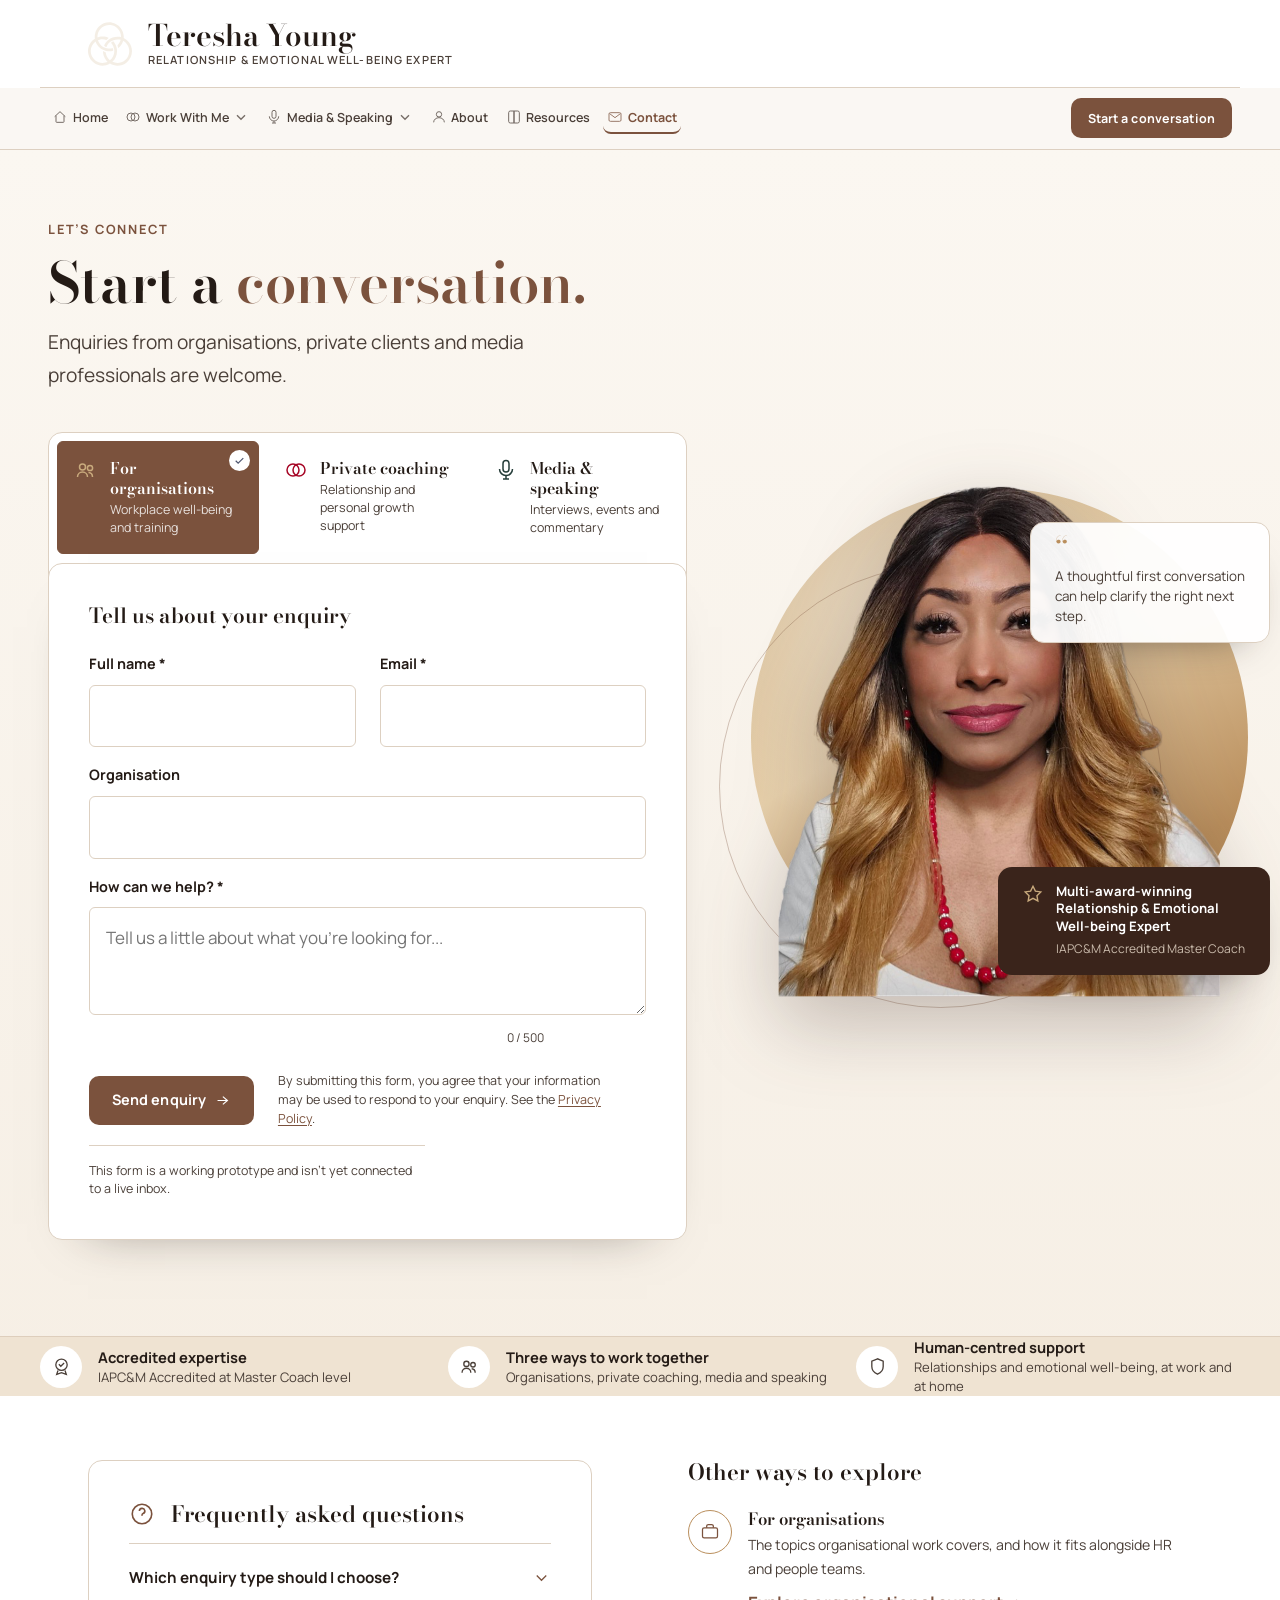
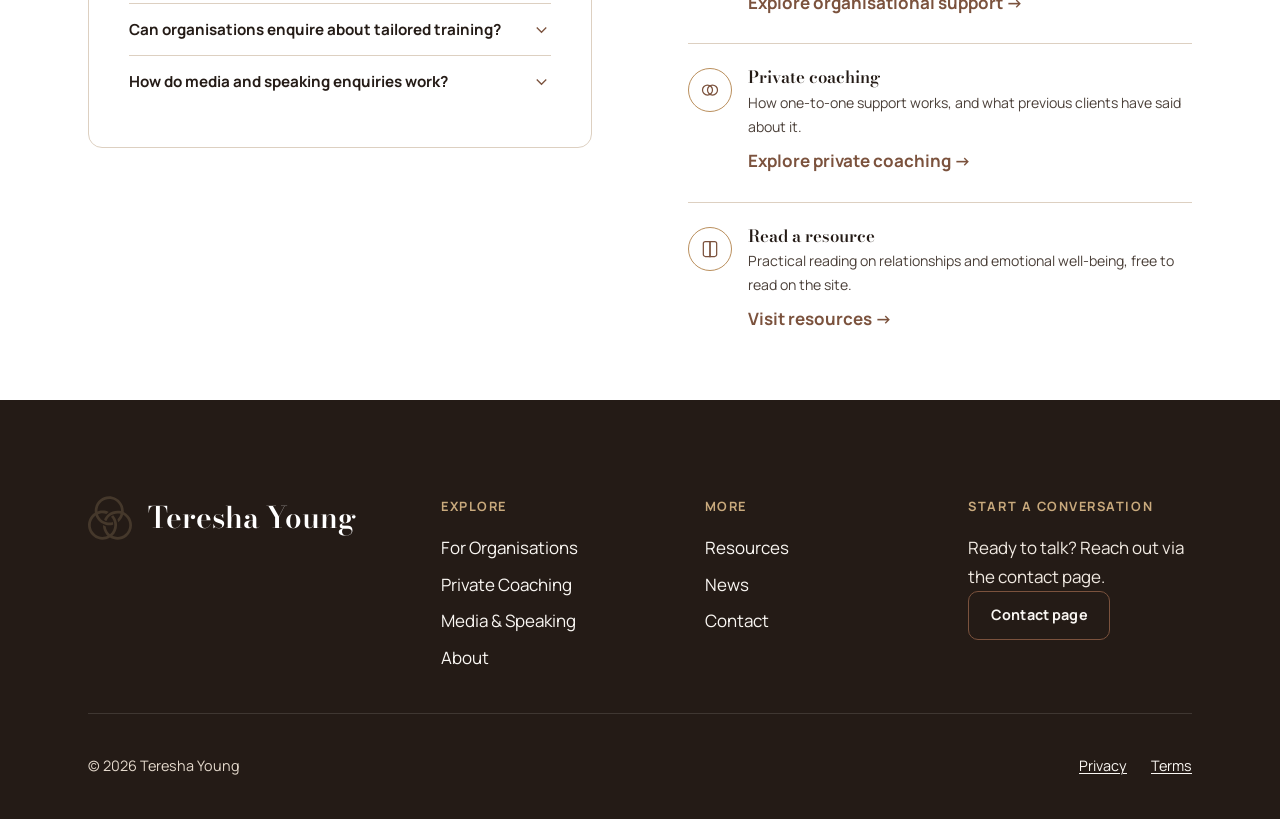
<file: contact.html>
<!doctype html>
<html lang="en">
<head>
<meta charset="utf-8">
<meta name="viewport" content="width=device-width, initial-scale=1">
<title>Contact — Teresha Young</title>
<meta name="description" content="Start a conversation.">
<link rel="icon" href="assets/brand/logo.svg" type="image/svg+xml">
<link rel="preconnect" href="https://fonts.googleapis.com">
<link rel="preconnect" href="https://fonts.gstatic.com" crossorigin>
<link href="https://fonts.googleapis.com/css2?family=Bodoni+Moda:ital,wght@0,500;0,600;0,700;0,800;1,500;1,600&family=Manrope:wght@400;500;600;700;800&display=swap" rel="stylesheet">
<link rel="stylesheet" href="assets/css/styles.css">
</head>
<body data-page="contact">
<a class="skip-link" href="#main">Skip to main content</a>

<header class="site-header" data-site-header>
  <div class="container brand-bar">
    <a class="brand" href="index.html">
      <img class="brand__mark" src="assets/brand/logo.svg" alt="" width="44" height="44">
      <span class="brand__name">Teresha Young<span>Relationship &amp; Emotional Well-being Expert</span></span>
    </a>
    <button class="nav-toggle" type="button" data-nav-toggle aria-expanded="false" aria-controls="site-nav">
      <span class="nav-toggle__bar"></span>
      <span class="nav-toggle__bar"></span>
      <span class="nav-toggle__bar"></span>
      <span class="visually-hidden">Menu</span>
    </button>
  </div>
  <nav class="nav-ribbon" id="site-nav" data-site-nav aria-label="Primary">
    <div class="container nav-ribbon__inner">
      <ul class="nav-ribbon__list" role="list">
        <li><a href="index.html"><svg viewBox="0 0 24 24" fill="none" stroke-width="1.5" aria-hidden="true"><path d="M4 11.5 12 4l8 7.5"/><path d="M6 10v9a1 1 0 0 0 1 1h10a1 1 0 0 0 1-1v-9"/></svg><span>Home</span></a></li>
        <li class="nav-parent" data-nav-parent>
          <button class="nav-parent__trigger" type="button" aria-expanded="false" aria-controls="nav-menu-work" data-nav-trigger>
            <svg viewBox="0 0 24 24" fill="none" stroke-width="1.5" aria-hidden="true"><circle cx="9" cy="12" r="6"/><circle cx="15" cy="12" r="6"/></svg><span>Work With Me</span><svg class="nav-ribbon__chevron" viewBox="0 0 24 24" fill="none" stroke-width="2" aria-hidden="true"><path d="m6 9.5 6 6 6-6"/></svg>
          </button>
          <ul class="nav-menu" id="nav-menu-work" role="list" data-nav-menu>
            <li><a href="organisations.html"><svg viewBox="0 0 24 24" fill="none" stroke-width="1.5" aria-hidden="true"><rect x="3" y="7" width="18" height="12" rx="2"/><path d="M8 7V5a2 2 0 0 1 2-2h4a2 2 0 0 1 2 2v2"/></svg><span class="nav-menu__body"><span class="nav-menu__label">For Organisations</span><span class="nav-menu__desc">Relationship and emotional well-being work with teams.</span></span></a></li>
            <li><a href="private-coaching.html"><svg viewBox="0 0 24 24" fill="none" stroke-width="1.5" aria-hidden="true"><circle cx="9" cy="12" r="6"/><circle cx="15" cy="12" r="6"/></svg><span class="nav-menu__body"><span class="nav-menu__label">Private Coaching</span><span class="nav-menu__desc">One-to-one support, at your own pace.</span></span></a></li>
          </ul>
        </li>
        <li class="nav-parent" data-nav-parent>
          <button class="nav-parent__trigger" type="button" aria-expanded="false" aria-controls="nav-menu-media" data-nav-trigger>
            <svg viewBox="0 0 24 24" fill="none" stroke-width="1.5" aria-hidden="true"><rect x="9" y="2" width="6" height="12" rx="3"/><path d="M5 11a7 7 0 0 0 14 0"/><path d="M12 18v3"/><path d="M9 21h6"/></svg><span>Media &amp; Speaking</span><svg class="nav-ribbon__chevron" viewBox="0 0 24 24" fill="none" stroke-width="2" aria-hidden="true"><path d="m6 9.5 6 6 6-6"/></svg>
          </button>
          <ul class="nav-menu" id="nav-menu-media" role="list" data-nav-menu>
            <li><a href="media-speaking.html"><svg viewBox="0 0 24 24" fill="none" stroke-width="1.5" aria-hidden="true"><rect x="9" y="2" width="6" height="12" rx="3"/><path d="M5 11a7 7 0 0 0 14 0"/><path d="M12 18v3"/><path d="M9 21h6"/></svg><span class="nav-menu__body"><span class="nav-menu__label">Media &amp; Speaking</span><span class="nav-menu__desc">Expert commentary, talks and the podcast.</span></span></a></li>
            <li><a href="news.html"><svg viewBox="0 0 24 24" fill="none" stroke-width="1.5" aria-hidden="true"><rect x="3.5" y="4" width="17" height="16" rx="1.5"/><path d="M7.5 8.5h9M7.5 12h9M7.5 15.5h5.5"/></svg><span class="nav-menu__body"><span class="nav-menu__label">News</span><span class="nav-menu__desc">Recent appearances, features and milestones.</span></span></a></li>
          </ul>
        </li>
        <li><a href="about.html"><svg viewBox="0 0 24 24" fill="none" stroke-width="1.5" aria-hidden="true"><circle cx="12" cy="8" r="4"/><path d="M4 20c0-4 3.5-7 8-7s8 3 8 7"/></svg><span>About</span></a></li>
        <li><a href="resources.html"><svg viewBox="0 0 24 24" fill="none" stroke-width="1.5" aria-hidden="true"><path d="M4 5.5A2.5 2.5 0 0 1 6.5 3H12v18H6.5A2.5 2.5 0 0 1 4 18.5v-13Z"/><path d="M20 5.5A2.5 2.5 0 0 0 17.5 3H12v18h5.5a2.5 2.5 0 0 0 2.5-2.5v-13Z"/></svg><span>Resources</span></a></li>
        <li><a href="contact.html" aria-current="page"><svg viewBox="0 0 24 24" fill="none" stroke-width="1.5" aria-hidden="true"><rect x="3" y="5.5" width="18" height="13" rx="2"/><path d="m4 7 8 6 8-6"/></svg><span>Contact</span></a></li>
      </ul>
      <a class="btn btn-primary nav-ribbon__cta" href="contact.html">Start a conversation</a>
    </div>
  </nav>
</header>

<main id="main">

  <!-- ============================================================ -->
  <!-- CONTACT HERO — two-part editorial composition: intro + working -->
  <!-- enquiry pathway selector and form on the left, Teresha portrait -->
  <!-- in a warm gold-circle composition on the right.                 -->
  <!-- ============================================================ -->
  <section class="contact-hero">
    <div class="contact-hero__inner">

      <div class="contact-hero__copy">
        <p class="eyebrow contact-hero__eyebrow">Let&rsquo;s connect</p>
        <h1 class="contact-hero__title">Start a <em>conversation.</em></h1>
        <p class="contact-hero__lede">Enquiries from organisations, private clients and media professionals are welcome.</p>

        <form class="enquiry" action="#" method="post" novalidate data-enquiry-form>

          <!-- Pathway selector: real radio inputs so keyboard support,
               selected state and no-JS operation all come for free. -->
          <fieldset class="pathways">
            <legend class="visually-hidden">What is your enquiry about?</legend>
            <div class="pathways__grid">
              <div class="pathway pathway--organisations">
                <input type="radio" id="pathway-organisations" name="enquiry-type"
                       value="organisations" checked data-pathway data-label="Organisation">
                <label for="pathway-organisations">
                  <span class="pathway__icon" aria-hidden="true">
                    <svg viewBox="0 0 24 24" fill="none" stroke="currentColor" stroke-width="1.5"><circle cx="8.5" cy="9" r="3"/><circle cx="16" cy="10" r="2.6"/><path d="M3.5 19c0-2.8 2.2-5 5-5s5 2.2 5 5"/><path d="M14.5 14.6c2.3.2 4 2.1 4 4.4"/></svg>
                  </span>
                  <span class="pathway__body">
                    <span class="pathway__label">For organisations</span>
                    <span class="pathway__desc">Workplace well-being and training</span>
                  </span>
                  <span class="pathway__check" aria-hidden="true">
                    <svg viewBox="0 0 24 24" fill="none" stroke="currentColor" stroke-width="2.2"><path d="m5 12.5 4.5 4.5L19 7.5"/></svg>
                  </span>
                </label>
              </div>

              <div class="pathway pathway--coaching">
                <input type="radio" id="pathway-private-coaching" name="enquiry-type"
                       value="private-coaching" data-pathway data-label="Organisation">
                <label for="pathway-private-coaching">
                  <span class="pathway__icon" aria-hidden="true">
                    <svg viewBox="0 0 24 24" fill="none" stroke="currentColor" stroke-width="1.5"><circle cx="9" cy="12" r="6"/><circle cx="15" cy="12" r="6"/></svg>
                  </span>
                  <span class="pathway__body">
                    <span class="pathway__label">Private coaching</span>
                    <span class="pathway__desc">Relationship and personal growth support</span>
                  </span>
                  <span class="pathway__check" aria-hidden="true">
                    <svg viewBox="0 0 24 24" fill="none" stroke="currentColor" stroke-width="2.2"><path d="m5 12.5 4.5 4.5L19 7.5"/></svg>
                  </span>
                </label>
              </div>

              <div class="pathway pathway--media">
                <input type="radio" id="pathway-media-speaking" name="enquiry-type"
                       value="media-speaking" data-pathway data-label="Publication or event">
                <label for="pathway-media-speaking">
                  <span class="pathway__icon" aria-hidden="true">
                    <svg viewBox="0 0 24 24" fill="none" stroke="currentColor" stroke-width="1.5"><rect x="9" y="2.5" width="6" height="11.5" rx="3"/><path d="M5.5 11a6.5 6.5 0 0 0 13 0"/><path d="M12 17.5V21"/><path d="M9 21h6"/></svg>
                  </span>
                  <span class="pathway__body">
                    <span class="pathway__label">Media &amp; speaking</span>
                    <span class="pathway__desc">Interviews, events and commentary</span>
                  </span>
                  <span class="pathway__check" aria-hidden="true">
                    <svg viewBox="0 0 24 24" fill="none" stroke="currentColor" stroke-width="2.2"><path d="m5 12.5 4.5 4.5L19 7.5"/></svg>
                  </span>
                </label>
              </div>
            </div>
          </fieldset>

          <div class="enquiry__panel">
            <h2 class="enquiry__heading">Tell us about your enquiry</h2>

            <div class="enquiry__grid">
              <div class="form-field">
                <label for="contact-name">Full name <span aria-hidden="true">*</span></label>
                <input type="text" id="contact-name" name="name" autocomplete="name"
                       required aria-describedby="err-contact-name">
                <p class="form-error" id="err-contact-name" data-error-for="contact-name" role="alert"></p>
              </div>
              <div class="form-field">
                <label for="contact-email">Email <span aria-hidden="true">*</span></label>
                <input type="email" id="contact-email" name="email" autocomplete="email"
                       required aria-describedby="err-contact-email">
                <p class="form-error" id="err-contact-email" data-error-for="contact-email" role="alert"></p>
              </div>
            </div>

            <!-- Shown only for the organisation and media pathways; the label
                 swaps to match the selected pathway. Optional either way. -->
            <div class="form-field" data-conditional-field hidden>
              <label for="contact-org" data-conditional-label>Organisation</label>
              <input type="text" id="contact-org" name="organisation" autocomplete="organization">
            </div>

            <div class="form-field">
              <label for="contact-message">How can we help? <span aria-hidden="true">*</span></label>
              <textarea id="contact-message" name="message" maxlength="500" required
                        aria-describedby="err-contact-message contact-message-count"
                        placeholder="Tell us a little about what you&rsquo;re looking for..."></textarea>
              <p class="enquiry__count" id="contact-message-count"><span data-char-count>0</span> / 500</p>
              <p class="form-error" id="err-contact-message" data-error-for="contact-message" role="alert"></p>
            </div>

            <div class="enquiry__actions">
              <button class="btn btn-primary enquiry__submit" type="submit">
                Send enquiry
                <svg viewBox="0 0 24 24" fill="none" stroke="currentColor" stroke-width="1.6" aria-hidden="true"><path d="M5 12h13M12.5 6.5 19 12l-6.5 5.5"/></svg>
              </button>
              <p class="enquiry__privacy">By submitting this form, you agree that your information may be used to respond to your enquiry. See the <a href="privacy.html">Privacy Policy</a>.</p>
            </div>

            <!-- Honest prototype state: this form has no backend yet, so it
                 must never report a successful submission. -->
            <p class="enquiry__notice" data-enquiry-notice role="status" hidden></p>
            <p class="enquiry__prototype">This form is a working prototype and isn&rsquo;t yet connected to a live inbox.</p>
          </div>
        </form>
      </div>

      <div class="contact-hero__visual">
        <div class="portrait-stage">
          <span class="portrait-stage__ring" aria-hidden="true"></span>
          <span class="portrait-stage__ring portrait-stage__ring--inner" aria-hidden="true"></span>
          <img class="portrait-stage__img" src="assets/teresha/contact-portrait-cutout.png"
               alt="Teresha Young, Relationship &amp; Emotional Well-being Expert"
               width="824" height="957" loading="eager" fetchpriority="high" decoding="async">

          <div class="portrait-note">
            <span class="portrait-note__mark" aria-hidden="true">&ldquo;</span>
            <p>A thoughtful first conversation can help clarify the right next step.</p>
          </div>

          <div class="portrait-badge">
            <span class="portrait-badge__icon" aria-hidden="true">
              <svg viewBox="0 0 24 24" fill="none" stroke="currentColor" stroke-width="1.5"><path d="m12 3.5 2.6 5.3 5.9.9-4.2 4.1 1 5.8-5.3-2.8-5.3 2.8 1-5.8-4.2-4.1 5.9-.9Z"/></svg>
            </span>
            <span class="portrait-badge__body">
              <strong>Multi-award-winning Relationship &amp; Emotional Well-being Expert</strong>
              <span>IAPC&amp;M Accredited Master Coach</span>
            </span>
          </div>
        </div>
      </div>

    </div>

    <div class="contact-trust">
      <ul class="contact-trust__list container" role="list">
        <li>
          <span class="contact-trust__icon" aria-hidden="true">
            <svg viewBox="0 0 24 24" fill="none" stroke="currentColor" stroke-width="1.5"><circle cx="12" cy="10" r="6.5"/><path d="m9 9.5 2.2 2.2L15 8"/><path d="M8 16.5 6.5 21 12 19l5.5 2L16 16.5"/></svg>
          </span>
          <span><strong>Accredited expertise</strong>IAPC&amp;M Accredited at Master Coach level</span>
        </li>
        <li>
          <span class="contact-trust__icon" aria-hidden="true">
            <svg viewBox="0 0 24 24" fill="none" stroke="currentColor" stroke-width="1.5"><circle cx="8.5" cy="9" r="3"/><circle cx="16" cy="10" r="2.6"/><path d="M3.5 19c0-2.8 2.2-5 5-5s5 2.2 5 5"/><path d="M14.5 14.6c2.3.2 4 2.1 4 4.4"/></svg>
          </span>
          <span><strong>Three ways to work together</strong>Organisations, private coaching, media and speaking</span>
        </li>
        <li>
          <span class="contact-trust__icon" aria-hidden="true">
            <svg viewBox="0 0 24 24" fill="none" stroke="currentColor" stroke-width="1.5"><path d="M12 3.2 5.5 6v6c0 4 2.7 7.2 6.5 8.8 3.8-1.6 6.5-4.8 6.5-8.8V6Z"/></svg>
          </span>
          <span><strong>Human-centred support</strong>Relationships and emotional well-being, at work and at home</span>
        </li>
      </ul>
    </div>
  </section>

  <!-- ============================================================ -->
  <!-- SECONDARY — FAQs + other ways to explore                       -->
  <!-- ============================================================ -->
  <section class="section section--tight">
    <div class="container contact-secondary">

      <div class="faq">
        <div class="faq__head">
          <span class="faq__mark" aria-hidden="true">
            <svg viewBox="0 0 24 24" fill="none" stroke="currentColor" stroke-width="1.5"><circle cx="12" cy="12" r="9"/><path d="M9.6 9.2a2.5 2.5 0 1 1 3.4 2.4c-.7.3-1 .9-1 1.6v.4"/><path d="M12 17.2h.01"/></svg>
          </span>
          <h2 id="faq-heading">Frequently asked questions</h2>
        </div>

        <div class="faq__item">
          <h3>
            <button type="button" class="faq__trigger" aria-expanded="false" aria-controls="faq-panel-1" id="faq-trigger-1">
              <span>Which enquiry type should I choose?</span>
              <svg viewBox="0 0 24 24" fill="none" stroke="currentColor" stroke-width="1.6" aria-hidden="true"><path d="m6 9.5 6 6 6-6"/></svg>
            </button>
          </h3>
          <div class="faq__panel" id="faq-panel-1" role="region" aria-labelledby="faq-trigger-1" hidden>
            <p>Choose <strong>For organisations</strong> for workplace well-being, training and organisational enquiries; <strong>Private coaching</strong> for one-to-one relationship, personal growth and emotional well-being support; and <strong>Media &amp; speaking</strong> for commentary, interviews, events and speaking. If an enquiry spans more than one, pick the closest and add the detail in your message.</p>
          </div>
        </div>

        <div class="faq__item">
          <h3>
            <button type="button" class="faq__trigger" aria-expanded="false" aria-controls="faq-panel-2" id="faq-trigger-2">
              <span>Can organisations enquire about tailored training?</span>
              <svg viewBox="0 0 24 24" fill="none" stroke="currentColor" stroke-width="1.6" aria-hidden="true"><path d="m6 9.5 6 6 6-6"/></svg>
            </button>
          </h3>
          <div class="faq__panel" id="faq-panel-2" role="region" aria-labelledby="faq-trigger-2" hidden>
            <p>Yes. Organisational work covers emotional wellness and resilience, relationships at work, self-awareness, stress management, healthy communication, psychological safety, boundaries, burnout prevention, emotional regulation, confidence and personal effectiveness. The <a href="organisations.html">For Organisations</a> page sets out the full list.</p>
          </div>
        </div>

        <div class="faq__item">
          <h3>
            <button type="button" class="faq__trigger" aria-expanded="false" aria-controls="faq-panel-3" id="faq-trigger-3">
              <span>How do media and speaking enquiries work?</span>
              <svg viewBox="0 0 24 24" fill="none" stroke="currentColor" stroke-width="1.6" aria-hidden="true"><path d="m6 9.5 6 6 6-6"/></svg>
            </button>
          </h3>
          <div class="faq__panel" id="faq-panel-3" role="region" aria-labelledby="faq-trigger-3" hidden>
            <p>Expert commentary on relationships and emotional well-being is available to journalists, broadcasters and event teams, alongside events and conferences. The <a href="media-speaking.html">Media &amp; Speaking</a> page covers previous coverage and the REAL-ationship Talk podcast.</p>
          </div>
        </div>
      </div>

      <div class="connect">
        <h2 class="connect__heading">Other ways to explore</h2>
        <ul class="connect__list" role="list">
          <li>
            <span class="connect__icon" aria-hidden="true">
              <svg viewBox="0 0 24 24" fill="none" stroke="currentColor" stroke-width="1.5"><rect x="3" y="7" width="18" height="12" rx="2"/><path d="M8 7V5a2 2 0 0 1 2-2h4a2 2 0 0 1 2 2v2"/></svg>
            </span>
            <div>
              <h3>For organisations</h3>
              <p>The topics organisational work covers, and how it fits alongside HR and people teams.</p>
              <a class="text-link" href="organisations.html">Explore organisational support &rarr;</a>
            </div>
          </li>
          <li>
            <span class="connect__icon" aria-hidden="true">
              <svg viewBox="0 0 24 24" fill="none" stroke="currentColor" stroke-width="1.5"><circle cx="9" cy="12" r="6"/><circle cx="15" cy="12" r="6"/></svg>
            </span>
            <div>
              <h3>Private coaching</h3>
              <p>How one-to-one support works, and what previous clients have said about it.</p>
              <a class="text-link" href="private-coaching.html">Explore private coaching &rarr;</a>
            </div>
          </li>
          <li>
            <span class="connect__icon" aria-hidden="true">
              <svg viewBox="0 0 24 24" fill="none" stroke="currentColor" stroke-width="1.5"><path d="M4 5.5A2.5 2.5 0 0 1 6.5 3H12v18H6.5A2.5 2.5 0 0 1 4 18.5v-13Z"/><path d="M20 5.5A2.5 2.5 0 0 0 17.5 3H12v18h5.5a2.5 2.5 0 0 0 2.5-2.5v-13Z"/></svg>
            </span>
            <div>
              <h3>Read a resource</h3>
              <p>Practical reading on relationships and emotional well-being, free to read on the site.</p>
              <a class="text-link" href="resources.html">Visit resources &rarr;</a>
            </div>
          </li>
        </ul>
      </div>

    </div>
  </section>

</main>

<footer class="site-footer">
  <div class="container">
    <div class="site-footer__grid">
      <div class="site-footer__brand">
        <a class="brand" href="index.html">
          <img class="brand__mark" src="assets/brand/logo.svg" alt="" width="34" height="34">
          <span class="brand__name" style="color:#fff;">Teresha Young</span>
        </a>
      </div>
      <nav aria-label="Explore">
        <p class="site-footer__heading">Explore</p>
        <ul class="site-footer__list" role="list">
          <li><a href="organisations.html">For Organisations</a></li>
          <li><a href="private-coaching.html">Private Coaching</a></li>
          <li><a href="media-speaking.html">Media &amp; Speaking</a></li>
          <li><a href="about.html">About</a></li>
        </ul>
      </nav>
      <nav aria-label="More">
        <p class="site-footer__heading">More</p>
        <ul class="site-footer__list" role="list">
          <li><a href="resources.html">Resources</a></li>
          <li><a href="news.html">News</a></li>
          <li><a href="contact.html">Contact</a></li>
        </ul>
      </nav>
      <div>
        <p class="site-footer__heading">Start a conversation</p>
        <p>Ready to talk? Reach out via the contact page.</p>
        <a class="btn btn-secondary" href="contact.html">Contact page</a>
      </div>
    </div>
    <div class="site-footer__bottom">
      <p>&copy; 2026 Teresha Young</p>
      <div class="site-footer__legal-links">
        <a href="privacy.html">Privacy</a>
        <a href="terms.html">Terms</a>
      </div>
    </div>
  </div>
</footer>

<script src="assets/js/config.js"></script>
<script src="assets/js/main.js"></script>
<script src="assets/js/contact.js"></script>
</body>
</html>
</file>
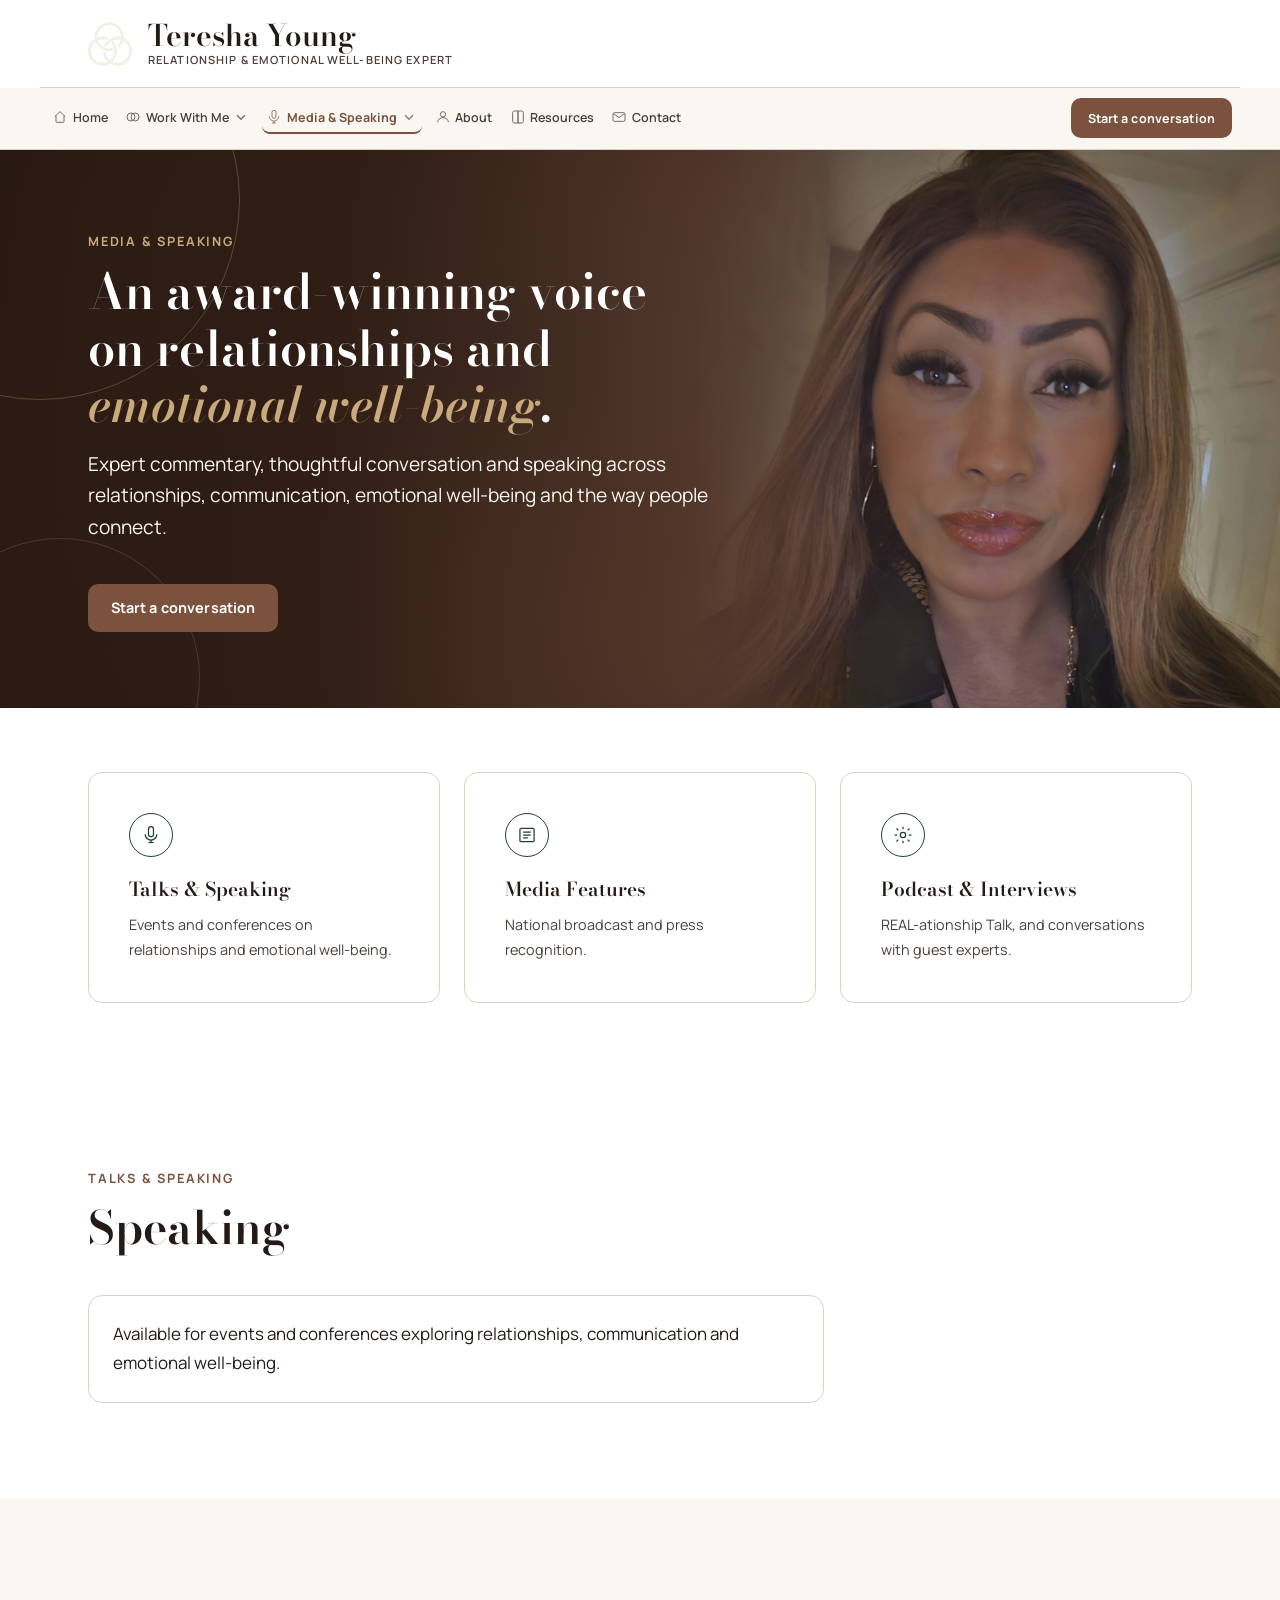
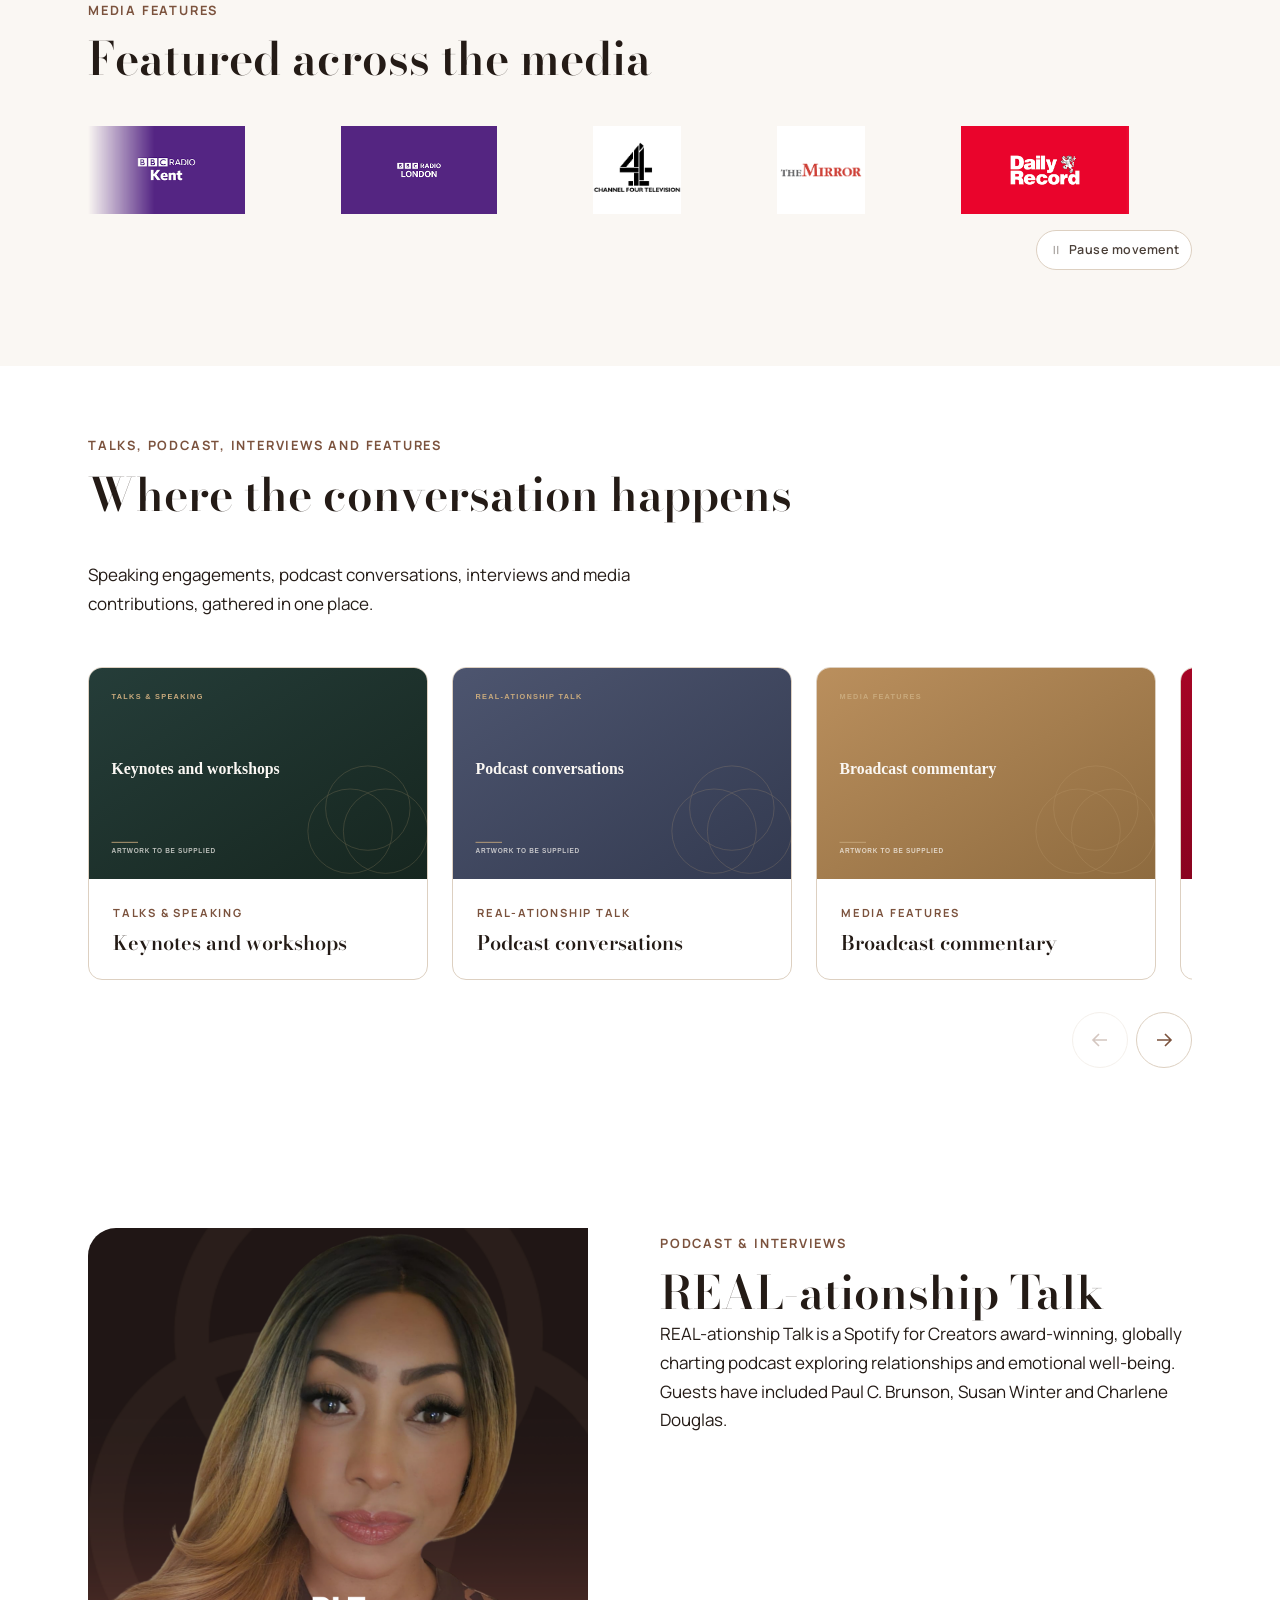
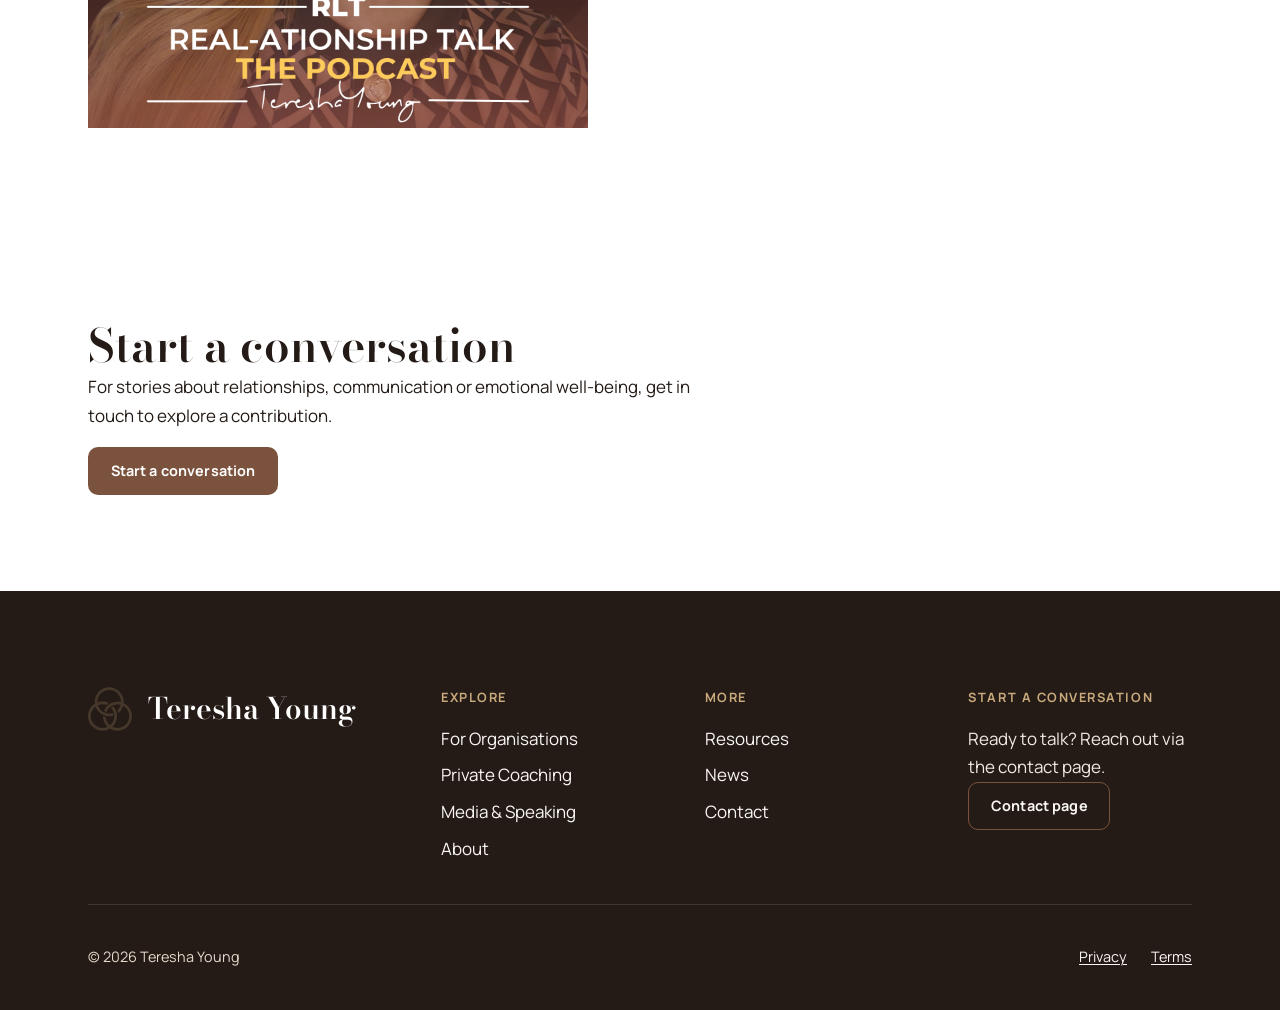
<file: media-speaking.html>
<!doctype html>
<html lang="en">
<head>
<meta charset="utf-8">
<meta name="viewport" content="width=device-width, initial-scale=1">
<title>Media &amp; Speaking — Teresha Young</title>
<meta name="description" content="Media appearances, speaking engagements, and the REAL-ationship Talk podcast.">
<link rel="icon" href="assets/brand/logo.svg" type="image/svg+xml">
<link rel="preconnect" href="https://fonts.googleapis.com">
<link rel="preconnect" href="https://fonts.gstatic.com" crossorigin>
<link href="https://fonts.googleapis.com/css2?family=Bodoni+Moda:ital,wght@0,500;0,600;0,700;0,800;1,500;1,600&family=Manrope:wght@400;500;600;700;800&display=swap" rel="stylesheet">
<link rel="stylesheet" href="assets/css/styles.css">
</head>
<body data-page="media-speaking">
<a class="skip-link" href="#main">Skip to main content</a>

<header class="site-header" data-site-header>
  <div class="container brand-bar">
    <a class="brand" href="index.html">
      <img class="brand__mark" src="assets/brand/logo.svg" alt="" width="44" height="44">
      <span class="brand__name">Teresha Young<span>Relationship &amp; Emotional Well-being Expert</span></span>
    </a>
    <button class="nav-toggle" type="button" data-nav-toggle aria-expanded="false" aria-controls="site-nav">
      <span class="nav-toggle__bar"></span>
      <span class="nav-toggle__bar"></span>
      <span class="nav-toggle__bar"></span>
      <span class="visually-hidden">Menu</span>
    </button>
  </div>
  <nav class="nav-ribbon" id="site-nav" data-site-nav aria-label="Primary">
    <div class="container nav-ribbon__inner">
      <ul class="nav-ribbon__list" role="list">
        <li><a href="index.html"><svg viewBox="0 0 24 24" fill="none" stroke-width="1.5" aria-hidden="true"><path d="M4 11.5 12 4l8 7.5"/><path d="M6 10v9a1 1 0 0 0 1 1h10a1 1 0 0 0 1-1v-9"/></svg><span>Home</span></a></li>
        <li class="nav-parent" data-nav-parent>
          <button class="nav-parent__trigger" type="button" aria-expanded="false" aria-controls="nav-menu-work" data-nav-trigger>
            <svg viewBox="0 0 24 24" fill="none" stroke-width="1.5" aria-hidden="true"><circle cx="9" cy="12" r="6"/><circle cx="15" cy="12" r="6"/></svg><span>Work With Me</span><svg class="nav-ribbon__chevron" viewBox="0 0 24 24" fill="none" stroke-width="2" aria-hidden="true"><path d="m6 9.5 6 6 6-6"/></svg>
          </button>
          <ul class="nav-menu" id="nav-menu-work" role="list" data-nav-menu>
            <li><a href="organisations.html"><svg viewBox="0 0 24 24" fill="none" stroke-width="1.5" aria-hidden="true"><rect x="3" y="7" width="18" height="12" rx="2"/><path d="M8 7V5a2 2 0 0 1 2-2h4a2 2 0 0 1 2 2v2"/></svg><span class="nav-menu__body"><span class="nav-menu__label">For Organisations</span><span class="nav-menu__desc">Relationship and emotional well-being work with teams.</span></span></a></li>
            <li><a href="private-coaching.html"><svg viewBox="0 0 24 24" fill="none" stroke-width="1.5" aria-hidden="true"><circle cx="9" cy="12" r="6"/><circle cx="15" cy="12" r="6"/></svg><span class="nav-menu__body"><span class="nav-menu__label">Private Coaching</span><span class="nav-menu__desc">One-to-one support, at your own pace.</span></span></a></li>
          </ul>
        </li>
        <li class="nav-parent" data-nav-parent>
          <button class="nav-parent__trigger is-active" type="button" aria-expanded="false" aria-controls="nav-menu-media" data-nav-trigger>
            <svg viewBox="0 0 24 24" fill="none" stroke-width="1.5" aria-hidden="true"><rect x="9" y="2" width="6" height="12" rx="3"/><path d="M5 11a7 7 0 0 0 14 0"/><path d="M12 18v3"/><path d="M9 21h6"/></svg><span>Media &amp; Speaking</span><svg class="nav-ribbon__chevron" viewBox="0 0 24 24" fill="none" stroke-width="2" aria-hidden="true"><path d="m6 9.5 6 6 6-6"/></svg>
          </button>
          <ul class="nav-menu" id="nav-menu-media" role="list" data-nav-menu>
            <li><a href="media-speaking.html" aria-current="page"><svg viewBox="0 0 24 24" fill="none" stroke-width="1.5" aria-hidden="true"><rect x="9" y="2" width="6" height="12" rx="3"/><path d="M5 11a7 7 0 0 0 14 0"/><path d="M12 18v3"/><path d="M9 21h6"/></svg><span class="nav-menu__body"><span class="nav-menu__label">Media &amp; Speaking</span><span class="nav-menu__desc">Expert commentary, talks and the podcast.</span></span></a></li>
            <li><a href="news.html"><svg viewBox="0 0 24 24" fill="none" stroke-width="1.5" aria-hidden="true"><rect x="3.5" y="4" width="17" height="16" rx="1.5"/><path d="M7.5 8.5h9M7.5 12h9M7.5 15.5h5.5"/></svg><span class="nav-menu__body"><span class="nav-menu__label">News</span><span class="nav-menu__desc">Recent appearances, features and milestones.</span></span></a></li>
          </ul>
        </li>
        <li><a href="about.html"><svg viewBox="0 0 24 24" fill="none" stroke-width="1.5" aria-hidden="true"><circle cx="12" cy="8" r="4"/><path d="M4 20c0-4 3.5-7 8-7s8 3 8 7"/></svg><span>About</span></a></li>
        <li><a href="resources.html"><svg viewBox="0 0 24 24" fill="none" stroke-width="1.5" aria-hidden="true"><path d="M4 5.5A2.5 2.5 0 0 1 6.5 3H12v18H6.5A2.5 2.5 0 0 1 4 18.5v-13Z"/><path d="M20 5.5A2.5 2.5 0 0 0 17.5 3H12v18h5.5a2.5 2.5 0 0 0 2.5-2.5v-13Z"/></svg><span>Resources</span></a></li>
        <li><a href="contact.html"><svg viewBox="0 0 24 24" fill="none" stroke-width="1.5" aria-hidden="true"><rect x="3" y="5.5" width="18" height="13" rx="2"/><path d="m4 7 8 6 8-6"/></svg><span>Contact</span></a></li>
      </ul>
      <a class="btn btn-primary nav-ribbon__cta" href="contact.html">Start a conversation</a>
    </div>
  </nav>
</header>

<main id="main">

  <!-- ============================================================ -->
  <!-- MEDIA & SPEAKING HERO — rebuilt this stage to sit inside the     -->
  <!-- current Teresha visual system rather than reading as a generic   -->
  <!-- press-kit banner. Same photographic logic as the Homepage and    -->
  <!-- Private Coaching heroes: a blurred continuation of the same      -->
  <!-- approved photograph fills the frame, the sharp portrait is       -->
  <!-- weighted right behind a soft mask, and a walnut/gold gradient     -->
  <!-- develops across the left so the copy reads as part of the        -->
  <!-- picture. Source: teresha-young-image-5-hero.jpg.                 -->
  <!-- ============================================================ -->
  <section class="media-hero">
    <div class="media-hero__ambient" aria-hidden="true"></div>
    <div class="media-hero__photo">
      <img src="assets/teresha/teresha-young-image-5-hero.jpg"
           alt="Teresha Young, Relationship &amp; Emotional Well-being Expert"
           width="1900" height="2533" loading="eager" fetchpriority="high" decoding="async">
    </div>
    <div class="media-hero__scrim" aria-hidden="true"></div>
    <div class="media-hero__rings" aria-hidden="true"><span></span><span></span></div>
    <div class="container media-hero__content">
      <p class="eyebrow media-hero__eyebrow">Media &amp; Speaking</p>
      <h1 class="media-hero__title">An award-winning voice on relationships and <em>emotional well-being</em>.</h1>
      <p class="media-hero__lede">Expert commentary, thoughtful conversation and speaking across relationships, communication, emotional well-being and the way people connect.</p>
      <p class="media-hero__actions"><a class="btn btn-primary" href="contact.html">Start a conversation</a></p>
    </div>
  </section>

  <!-- Category overview — three intentional content areas (talks, media
       features, podcast) rather than one undifferentiated scroll. Each
       card links straight to its full section below. -->
  <section class="section section--tight" aria-labelledby="media-categories-heading">
    <div class="container">
      <h2 id="media-categories-heading" class="visually-hidden">Explore by category</h2>
      <ul class="media-categories" role="list">
        <li>
          <a class="media-category-card" href="#speaking-heading">
            <span class="media-category-card__icon" aria-hidden="true">
              <svg viewBox="0 0 24 24" fill="none" stroke-width="1.5"><rect x="9" y="2" width="6" height="12" rx="3"/><path d="M5 11a7 7 0 0 0 14 0"/><path d="M12 18v3"/><path d="M9 21h6"/></svg>
            </span>
            <span class="media-category-card__label">Talks &amp; Speaking</span>
            <span class="media-category-card__desc">Events and conferences on relationships and emotional well-being.</span>
          </a>
        </li>
        <li>
          <a class="media-category-card" href="#media-outlets-heading">
            <span class="media-category-card__icon" aria-hidden="true">
              <svg viewBox="0 0 24 24" fill="none" stroke-width="1.5"><rect x="3.5" y="4" width="17" height="16" rx="1.5"/><path d="M7.5 8.5h9M7.5 12h9M7.5 15.5h5.5"/></svg>
            </span>
            <span class="media-category-card__label">Media Features</span>
            <span class="media-category-card__desc">National broadcast and press recognition.</span>
          </a>
        </li>
        <li>
          <a class="media-category-card" href="#podcast-heading">
            <span class="media-category-card__icon" aria-hidden="true">
              <svg viewBox="0 0 24 24" fill="none" stroke-width="1.5"><circle cx="12" cy="12" r="3.2"/><path d="M12 2v3M12 19v3M4.2 4.2l2.2 2.2M17.6 17.6l2.2 2.2M2 12h3M19 12h3M4.2 19.8l2.2-2.2M17.6 6.4l2.2-2.2"/></svg>
            </span>
            <span class="media-category-card__label">Podcast &amp; Interviews</span>
            <span class="media-category-card__desc">REAL-ationship Talk, and conversations with guest experts.</span>
          </a>
        </li>
      </ul>
    </div>
  </section>

  <section class="section" aria-labelledby="speaking-heading">
    <div class="container">
      <div class="section-header">
        <p class="eyebrow">Talks &amp; speaking</p>
        <h2 id="speaking-heading">Speaking</h2>
      </div>
      <div class="card" style="max-width: 46rem;">
        <p style="margin: 0;">Available for events and conferences exploring relationships, communication and emotional well-being.</p>
      </div>
    </div>
  </section>

  <section class="section section--muted" aria-labelledby="media-outlets-heading">
    <div class="container">
      <div class="section-header">
        <p class="eyebrow">Media features</p>
        <h2 id="media-outlets-heading">Featured across the media</h2>
      </div>
      <!-- Same reusable moving ribbon as the Homepage and Organisations
           pages: identical component, sizing, original brand colours,
           movement, pause control and reduced-motion behaviour. -->
      <div class="ribbon" data-ribbon>
      <div class="marquee">
        <div class="marquee__track">
          <ul class="logo-field marquee__set" role="list">
            <li><img src="assets/logos/media/BBC-Radio-Kent-Logo.png" alt="BBC Radio Kent" width="264" height="149" decoding="async"></li>
            <li><img src="assets/logos/media/bbc-radio-london-logo.png" alt="BBC Radio London" width="600" height="337" decoding="async"></li>
            <li><img src="assets/logos/media/channel-4-logo.png" alt="Channel 4" width="440" height="440" decoding="async"></li>
            <li><img src="assets/logos/media/the-mirror-logo.png" alt="The Mirror" width="440" height="440" decoding="async"></li>
            <li><img src="assets/logos/media/daily-record-logo.png" alt="Daily Record" width="620" height="330" decoding="async"></li>
            <li><img src="assets/logos/media/ok!-logo.png" alt="OK!" width="440" height="440" decoding="async"></li>
            <li><img src="assets/logos/media/cosmopolitan-logo.png" alt="Cosmopolitan UK" width="750" height="422" decoding="async"></li>
            <li><img src="assets/logos/media/huffpost-logo.jpg" alt="HuffPost" width="600" height="315" decoding="async"></li>
            <li><img src="assets/logos/media/thrive-global-logo.jpg" alt="Thrive Global" width="600" height="315" decoding="async"></li>
          </ul>
          <ul class="logo-field marquee__set" role="list" aria-hidden="true">
            <li><img src="assets/logos/media/BBC-Radio-Kent-Logo.png" alt="" width="264" height="149" decoding="async"></li>
            <li><img src="assets/logos/media/bbc-radio-london-logo.png" alt="" width="600" height="337" decoding="async"></li>
            <li><img src="assets/logos/media/channel-4-logo.png" alt="" width="440" height="440" decoding="async"></li>
            <li><img src="assets/logos/media/the-mirror-logo.png" alt="" width="440" height="440" decoding="async"></li>
            <li><img src="assets/logos/media/daily-record-logo.png" alt="" width="620" height="330" decoding="async"></li>
            <li><img src="assets/logos/media/ok!-logo.png" alt="" width="440" height="440" decoding="async"></li>
            <li><img src="assets/logos/media/cosmopolitan-logo.png" alt="" width="750" height="422" decoding="async"></li>
            <li><img src="assets/logos/media/huffpost-logo.jpg" alt="" width="600" height="315" decoding="async"></li>
            <li><img src="assets/logos/media/thrive-global-logo.jpg" alt="" width="600" height="315" decoding="async"></li>
          </ul>
        </div>
      </div>
      <div class="ribbon-control">
        <button class="ribbon-control__button" type="button" aria-pressed="false" data-ribbon-toggle>
          <svg viewBox="0 0 24 24" aria-hidden="true" data-ribbon-icon-pause><path d="M9 5v14M15 5v14"/></svg>
          <svg viewBox="0 0 24 24" aria-hidden="true" data-ribbon-icon-play><path d="M7 4.5l12 7.5-12 7.5z"/></svg>
          <span data-ribbon-toggle-label>Pause movement</span>
        </button>
      </div>
      </div>
    </div>
  </section>

  <!-- ============================================================ -->
  <!-- VISUAL CONTENT RAIL — one continuous horizontal line of stills   -->
  <!-- covering talks, speaking, podcast episodes, interviews, media     -->
  <!-- features and video appearances.                                  -->
  <!--                                                                  -->
  <!-- IMAGES ONLY at this stage: no video or audio player is embedded   -->
  <!-- anywhere in this rail. Every card artwork is a designed           -->
  <!-- placeholder from assets/placeholders/ — no approved per-item      -->
  <!-- graphic exists in the repository yet, and nothing has been        -->
  <!-- cropped out of the supplied reference screenshots. See            -->
  <!-- docs/asset-manifest.md for the required source files.             -->
  <!-- ============================================================ -->
  <section class="section section--tight" aria-labelledby="media-rail-heading">
    <div class="container">
      <div class="section-header">
        <p class="eyebrow">Talks, podcast, interviews and features</p>
        <h2 id="media-rail-heading">Where the conversation happens</h2>
      </div>
      <p>Speaking engagements, podcast conversations, interviews and media contributions, gathered in one place.</p>

      <div class="rail" data-rail data-rail-autoplay>
        <div class="rail__track" data-rail-track tabindex="0" role="group" aria-label="Talks, podcast episodes, interviews and media features, scrollable">
          <div class="rail__item" data-rail-item>
            <article class="rail-card">
              <div class="rail-card__media">
                <img src="assets/placeholders/rail-01.svg" alt="Placeholder artwork for keynotes and workshops" width="1200" height="750" loading="lazy" decoding="async">
              </div>
              <div class="rail-card__body">
                <p class="rail-card__category">Talks &amp; speaking</p>
                <h3 class="rail-card__title">Keynotes and workshops</h3>
              </div>
            </article>
          </div>
          <div class="rail__item" data-rail-item>
            <article class="rail-card">
              <div class="rail-card__media">
                <img src="assets/placeholders/rail-02.svg" alt="Placeholder artwork for REAL-ationship Talk podcast conversations" width="1200" height="750" loading="lazy" decoding="async">
              </div>
              <div class="rail-card__body">
                <p class="rail-card__category">REAL-ationship Talk</p>
                <h3 class="rail-card__title">Podcast conversations</h3>
              </div>
            </article>
          </div>
          <div class="rail__item" data-rail-item>
            <article class="rail-card">
              <div class="rail-card__media">
                <img src="assets/placeholders/rail-03.svg" alt="Placeholder artwork for broadcast commentary" width="1200" height="750" loading="lazy" decoding="async">
              </div>
              <div class="rail-card__body">
                <p class="rail-card__category">Media features</p>
                <h3 class="rail-card__title">Broadcast commentary</h3>
              </div>
            </article>
          </div>
          <div class="rail__item" data-rail-item>
            <article class="rail-card">
              <div class="rail-card__media">
                <img src="assets/placeholders/rail-04.svg" alt="Placeholder artwork for guest expert interviews" width="1200" height="750" loading="lazy" decoding="async">
              </div>
              <div class="rail-card__body">
                <p class="rail-card__category">Interviews</p>
                <h3 class="rail-card__title">Guest expert interviews</h3>
              </div>
            </article>
          </div>
          <div class="rail__item" data-rail-item>
            <article class="rail-card">
              <div class="rail-card__media">
                <img src="assets/placeholders/rail-05.svg" alt="Placeholder artwork for conference panels" width="1200" height="750" loading="lazy" decoding="async">
              </div>
              <div class="rail-card__body">
                <p class="rail-card__category">Talks &amp; speaking</p>
                <h3 class="rail-card__title">Conference panels</h3>
              </div>
            </article>
          </div>
          <div class="rail__item" data-rail-item>
            <article class="rail-card">
              <div class="rail-card__media">
                <img src="assets/placeholders/rail-06.svg" alt="Placeholder artwork for press and print features" width="1200" height="750" loading="lazy" decoding="async">
              </div>
              <div class="rail-card__body">
                <p class="rail-card__category">Media features</p>
                <h3 class="rail-card__title">Press and print</h3>
              </div>
            </article>
          </div>
          <div class="rail__item" data-rail-item>
            <article class="rail-card">
              <div class="rail-card__media">
                <img src="assets/placeholders/rail-07.svg" alt="Placeholder artwork for on-camera contributions" width="1200" height="750" loading="lazy" decoding="async">
              </div>
              <div class="rail-card__body">
                <p class="rail-card__category">Interviews</p>
                <h3 class="rail-card__title">On-camera contributions</h3>
              </div>
            </article>
          </div>
          <div class="rail__item" data-rail-item>
            <article class="rail-card">
              <div class="rail-card__media">
                <img src="assets/placeholders/rail-08.svg" alt="Placeholder artwork for the REAL-ationship Talk guest expert series" width="1200" height="750" loading="lazy" decoding="async">
              </div>
              <div class="rail-card__body">
                <p class="rail-card__category">REAL-ationship Talk</p>
                <h3 class="rail-card__title">Guest expert series</h3>
              </div>
            </article>
          </div>
        </div>

        <div class="rail__controls">
          <button class="rail__button" type="button" data-rail-prev>
            <svg viewBox="0 0 24 24" aria-hidden="true"><path d="M19 12H5M11 6l-6 6 6 6"/></svg>
            <span class="visually-hidden">Scroll back</span>
          </button>
          <button class="rail__button" type="button" data-rail-next>
            <svg viewBox="0 0 24 24" aria-hidden="true"><path d="M5 12h14M13 6l6 6-6 6"/></svg>
            <span class="visually-hidden">Scroll forward</span>
          </button>
        </div>
      </div>
    </div>
  </section>

  <section class="section" aria-labelledby="podcast-heading">
    <div class="container grid grid--2">
      <div class="image-frame">
        <img src="assets/podcast/rlt-podcast-cover.png" alt="REAL-ationship Talk podcast cover art, hosted by Teresha Young" width="500" height="500">
      </div>
      <div>
        <p class="eyebrow">Podcast &amp; interviews</p>
        <h2 id="podcast-heading">REAL-ationship Talk</h2>
        <p>REAL-ationship Talk is a Spotify for Creators award-winning, globally charting podcast exploring relationships and emotional well-being. Guests have included Paul C. Brunson, Susan Winter and Charlene Douglas.</p>
      </div>
    </div>
  </section>

  <section class="section" aria-labelledby="media-cta-heading">
    <div class="container">
      <h2 id="media-cta-heading">Start a conversation</h2>
      <p>For stories about relationships, communication or emotional well-being, get in touch to explore a contribution.</p>
      <p><a class="btn btn-primary" href="contact.html">Start a conversation</a></p>
    </div>
  </section>

</main>

<footer class="site-footer">
  <div class="container">
    <div class="site-footer__grid">
      <div class="site-footer__brand">
        <a class="brand" href="index.html">
          <img class="brand__mark" src="assets/brand/logo.svg" alt="" width="34" height="34">
          <span class="brand__name" style="color:#fff;">Teresha Young</span>
        </a>
      </div>
      <nav aria-label="Explore">
        <p class="site-footer__heading">Explore</p>
        <ul class="site-footer__list" role="list">
          <li><a href="organisations.html">For Organisations</a></li>
          <li><a href="private-coaching.html">Private Coaching</a></li>
          <li><a href="media-speaking.html">Media &amp; Speaking</a></li>
          <li><a href="about.html">About</a></li>
        </ul>
      </nav>
      <nav aria-label="More">
        <p class="site-footer__heading">More</p>
        <ul class="site-footer__list" role="list">
          <li><a href="resources.html">Resources</a></li>
          <li><a href="news.html">News</a></li>
          <li><a href="contact.html">Contact</a></li>
        </ul>
      </nav>
      <div>
        <p class="site-footer__heading">Start a conversation</p>
        <p>Ready to talk? Reach out via the contact page.</p>
        <a class="btn btn-secondary" href="contact.html">Contact page</a>
      </div>
    </div>
    <div class="site-footer__bottom">
      <p>&copy; 2026 Teresha Young</p>
      <div class="site-footer__legal-links">
        <a href="privacy.html">Privacy</a>
        <a href="terms.html">Terms</a>
      </div>
    </div>
  </div>
</footer>

<script src="assets/js/config.js"></script>
<script src="assets/js/main.js"></script>
</body>
</html>
</file>
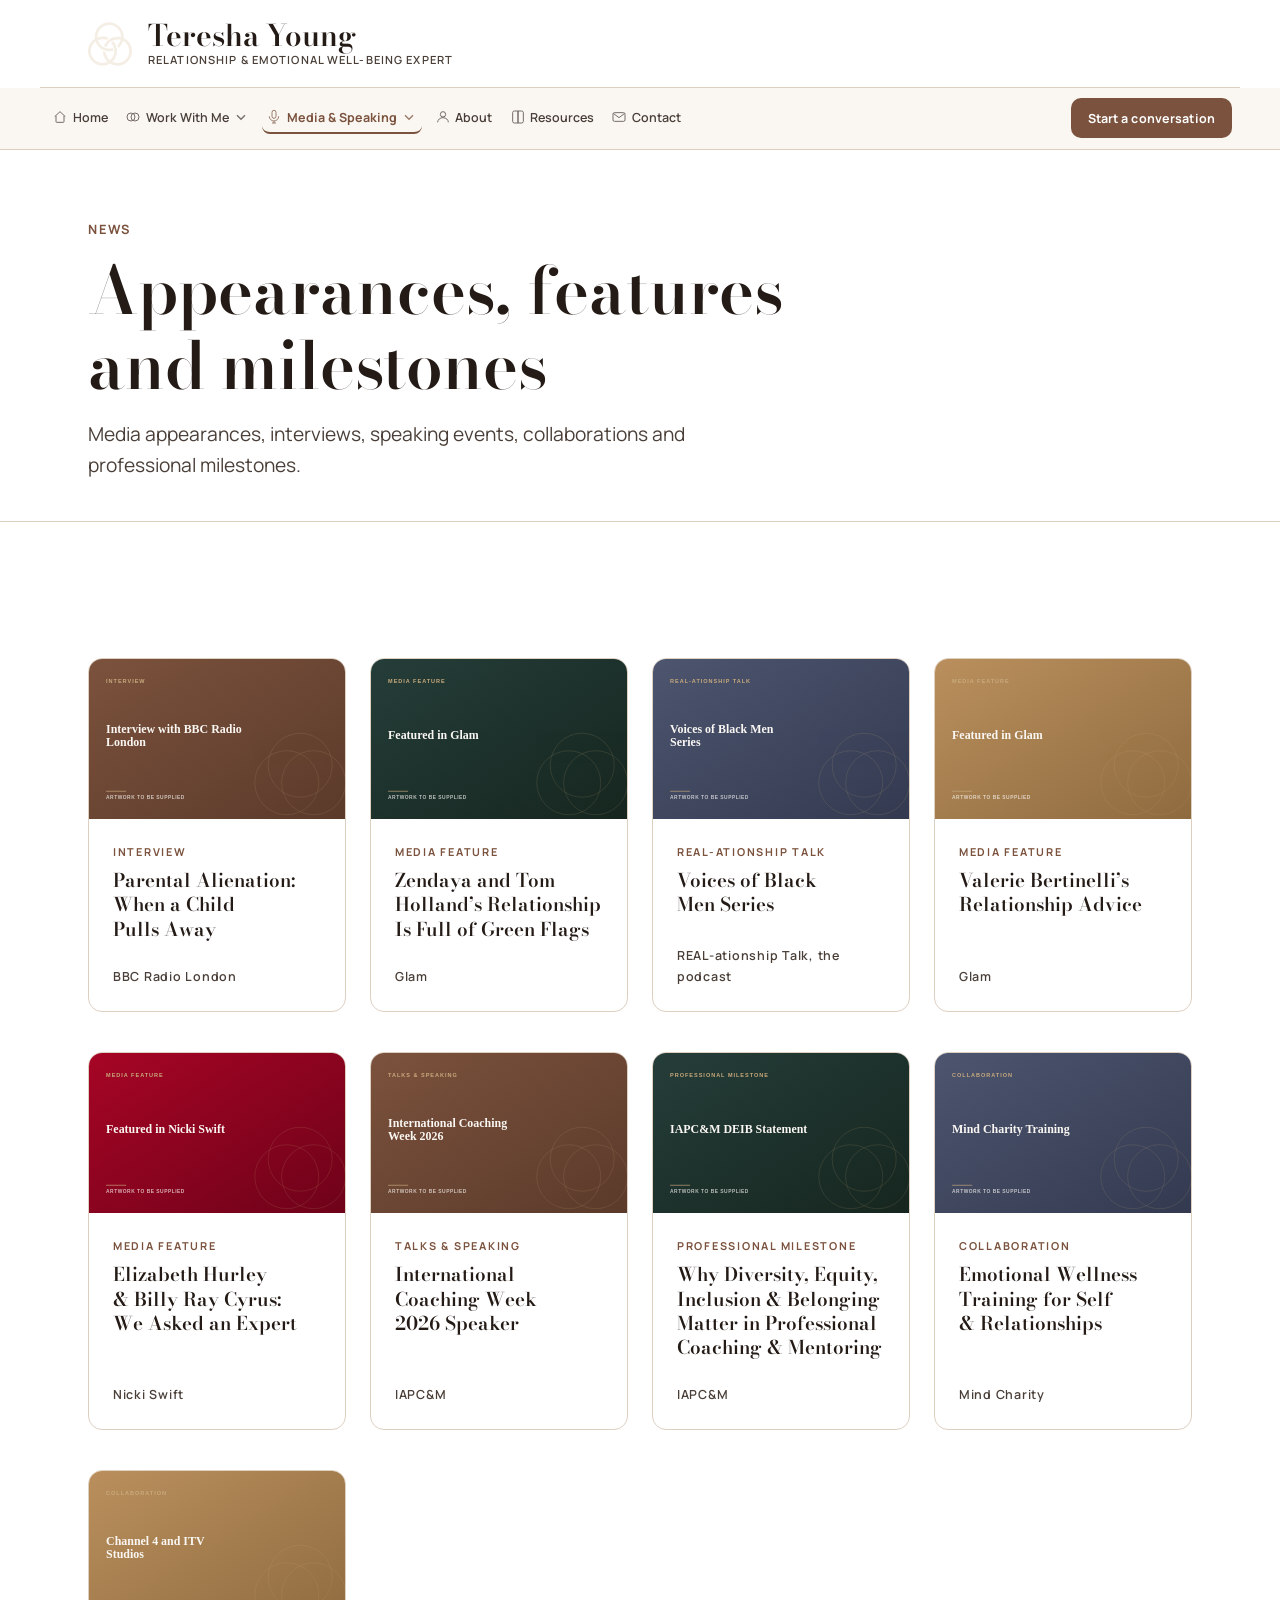
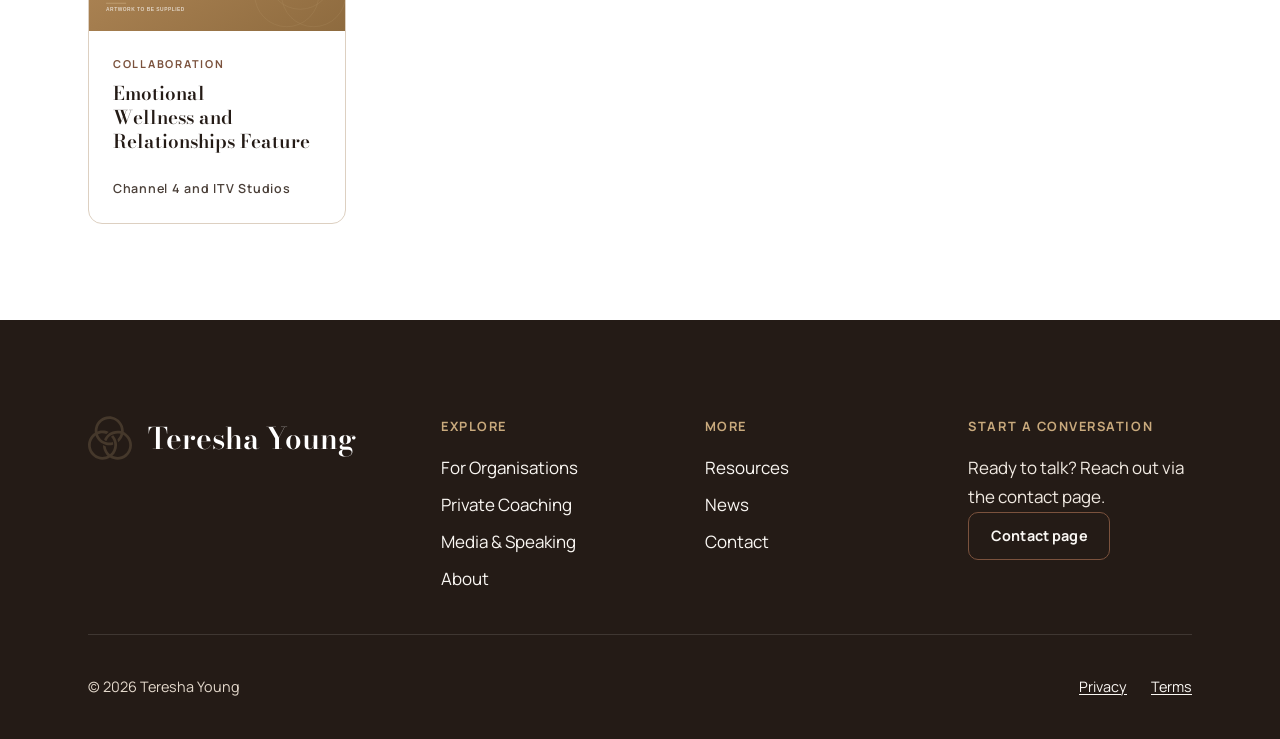
<file: news.html>
<!doctype html>
<html lang="en">
<head>
<meta charset="utf-8">
<meta name="viewport" content="width=device-width, initial-scale=1">
<title>News — Teresha Young</title>
<meta name="description" content="Media mentions and news.">
<link rel="icon" href="assets/brand/logo.svg" type="image/svg+xml">
<link rel="preconnect" href="https://fonts.googleapis.com">
<link rel="preconnect" href="https://fonts.gstatic.com" crossorigin>
<link href="https://fonts.googleapis.com/css2?family=Bodoni+Moda:ital,wght@0,500;0,600;0,700;0,800;1,500;1,600&family=Manrope:wght@400;500;600;700;800&display=swap" rel="stylesheet">
<link rel="stylesheet" href="assets/css/styles.css">
</head>
<body data-page="news">
<a class="skip-link" href="#main">Skip to main content</a>

<header class="site-header" data-site-header>
  <div class="container brand-bar">
    <a class="brand" href="index.html">
      <img class="brand__mark" src="assets/brand/logo.svg" alt="" width="44" height="44">
      <span class="brand__name">Teresha Young<span>Relationship &amp; Emotional Well-being Expert</span></span>
    </a>
    <button class="nav-toggle" type="button" data-nav-toggle aria-expanded="false" aria-controls="site-nav">
      <span class="nav-toggle__bar"></span>
      <span class="nav-toggle__bar"></span>
      <span class="nav-toggle__bar"></span>
      <span class="visually-hidden">Menu</span>
    </button>
  </div>
  <nav class="nav-ribbon" id="site-nav" data-site-nav aria-label="Primary">
    <div class="container nav-ribbon__inner">
      <ul class="nav-ribbon__list" role="list">
        <li><a href="index.html"><svg viewBox="0 0 24 24" fill="none" stroke-width="1.5" aria-hidden="true"><path d="M4 11.5 12 4l8 7.5"/><path d="M6 10v9a1 1 0 0 0 1 1h10a1 1 0 0 0 1-1v-9"/></svg><span>Home</span></a></li>
        <li class="nav-parent" data-nav-parent>
          <button class="nav-parent__trigger" type="button" aria-expanded="false" aria-controls="nav-menu-work" data-nav-trigger>
            <svg viewBox="0 0 24 24" fill="none" stroke-width="1.5" aria-hidden="true"><circle cx="9" cy="12" r="6"/><circle cx="15" cy="12" r="6"/></svg><span>Work With Me</span><svg class="nav-ribbon__chevron" viewBox="0 0 24 24" fill="none" stroke-width="2" aria-hidden="true"><path d="m6 9.5 6 6 6-6"/></svg>
          </button>
          <ul class="nav-menu" id="nav-menu-work" role="list" data-nav-menu>
            <li><a href="organisations.html"><svg viewBox="0 0 24 24" fill="none" stroke-width="1.5" aria-hidden="true"><rect x="3" y="7" width="18" height="12" rx="2"/><path d="M8 7V5a2 2 0 0 1 2-2h4a2 2 0 0 1 2 2v2"/></svg><span class="nav-menu__body"><span class="nav-menu__label">For Organisations</span><span class="nav-menu__desc">Relationship and emotional well-being work with teams.</span></span></a></li>
            <li><a href="private-coaching.html"><svg viewBox="0 0 24 24" fill="none" stroke-width="1.5" aria-hidden="true"><circle cx="9" cy="12" r="6"/><circle cx="15" cy="12" r="6"/></svg><span class="nav-menu__body"><span class="nav-menu__label">Private Coaching</span><span class="nav-menu__desc">One-to-one support, at your own pace.</span></span></a></li>
          </ul>
        </li>
        <li class="nav-parent" data-nav-parent>
          <button class="nav-parent__trigger is-active" type="button" aria-expanded="false" aria-controls="nav-menu-media" data-nav-trigger>
            <svg viewBox="0 0 24 24" fill="none" stroke-width="1.5" aria-hidden="true"><rect x="9" y="2" width="6" height="12" rx="3"/><path d="M5 11a7 7 0 0 0 14 0"/><path d="M12 18v3"/><path d="M9 21h6"/></svg><span>Media &amp; Speaking</span><svg class="nav-ribbon__chevron" viewBox="0 0 24 24" fill="none" stroke-width="2" aria-hidden="true"><path d="m6 9.5 6 6 6-6"/></svg>
          </button>
          <ul class="nav-menu" id="nav-menu-media" role="list" data-nav-menu>
            <li><a href="media-speaking.html"><svg viewBox="0 0 24 24" fill="none" stroke-width="1.5" aria-hidden="true"><rect x="9" y="2" width="6" height="12" rx="3"/><path d="M5 11a7 7 0 0 0 14 0"/><path d="M12 18v3"/><path d="M9 21h6"/></svg><span class="nav-menu__body"><span class="nav-menu__label">Media &amp; Speaking</span><span class="nav-menu__desc">Expert commentary, talks and the podcast.</span></span></a></li>
            <li><a href="news.html" aria-current="page"><svg viewBox="0 0 24 24" fill="none" stroke-width="1.5" aria-hidden="true"><rect x="3.5" y="4" width="17" height="16" rx="1.5"/><path d="M7.5 8.5h9M7.5 12h9M7.5 15.5h5.5"/></svg><span class="nav-menu__body"><span class="nav-menu__label">News</span><span class="nav-menu__desc">Recent appearances, features and milestones.</span></span></a></li>
          </ul>
        </li>
        <li><a href="about.html"><svg viewBox="0 0 24 24" fill="none" stroke-width="1.5" aria-hidden="true"><circle cx="12" cy="8" r="4"/><path d="M4 20c0-4 3.5-7 8-7s8 3 8 7"/></svg><span>About</span></a></li>
        <li><a href="resources.html"><svg viewBox="0 0 24 24" fill="none" stroke-width="1.5" aria-hidden="true"><path d="M4 5.5A2.5 2.5 0 0 1 6.5 3H12v18H6.5A2.5 2.5 0 0 1 4 18.5v-13Z"/><path d="M20 5.5A2.5 2.5 0 0 0 17.5 3H12v18h5.5a2.5 2.5 0 0 0 2.5-2.5v-13Z"/></svg><span>Resources</span></a></li>
        <li><a href="contact.html"><svg viewBox="0 0 24 24" fill="none" stroke-width="1.5" aria-hidden="true"><rect x="3" y="5.5" width="18" height="13" rx="2"/><path d="m4 7 8 6 8-6"/></svg><span>Contact</span></a></li>
      </ul>
      <a class="btn btn-primary nav-ribbon__cta" href="contact.html">Start a conversation</a>
    </div>
  </nav>
</header>

<main id="main">

  <!-- page-hero--light, not the bare .page-hero this page used before:
       .hero__lede is white by design for the dark photographic heroes, so on
       this page's light ground the supporting line was rendering invisible. -->
  <section class="page-hero page-hero--light">
    <div class="container">
      <p class="eyebrow">News</p>
      <h1>Appearances, features and milestones</h1>
      <p class="page-hero__lede-light">Media appearances, interviews, speaking events, collaborations and professional milestones.</p>
    </div>
  </section>

  <!-- ============================================================ -->
  <!-- NEWS GRID                                                      -->
  <!--                                                                -->
  <!-- CONTENT RULE: this page carries media appearances, interviews,  -->
  <!-- speaking events, collaborations, podcast/news features and      -->
  <!-- professional milestones ONLY. There are deliberately NO eBooks, -->
  <!-- NO resource downloads and NO resource-gate forms anywhere on     -->
  <!-- this page — those belong exclusively to resources.html.         -->
  <!--                                                                -->
  <!-- Rendered as static HTML this stage (previously driven by        -->
  <!-- data/news.json). data/news.json remains the structured record.  -->
  <!--                                                                -->
  <!-- Card artwork is a designed placeholder per item: no separate     -->
  <!-- source image exists for any of these, and nothing has been      -->
  <!-- cropped out of the supplied reference screenshots. Publication  -->
  <!-- dates, comment counts, article body copy and engagement figures -->
  <!-- are deliberately absent — none was supplied, so none is shown.  -->
  <!-- ============================================================ -->
  <section class="section" aria-labelledby="news-list-heading">
    <div class="container">
      <h2 class="visually-hidden" id="news-list-heading">Recent appearances, features and milestones</h2>
      <div class="news-grid">

        <article class="news-card">
          <div class="news-card__media">
            <img src="assets/placeholders/news-01.svg" alt="Placeholder artwork for the BBC Radio London interview on parental alienation" width="1200" height="750" loading="lazy" decoding="async">
          </div>
          <div class="news-card__body">
            <p class="news-card__category">Interview</p>
            <h3 class="news-card__title">Parental Alienation: When a Child Pulls Away</h3>
            <p class="news-card__meta">BBC Radio London</p>
          </div>
        </article>

        <article class="news-card">
          <div class="news-card__media">
            <img src="assets/placeholders/news-02.svg" alt="Placeholder artwork for the Glam feature on Zendaya and Tom Holland" width="1200" height="750" loading="lazy" decoding="async">
          </div>
          <div class="news-card__body">
            <p class="news-card__category">Media feature</p>
            <h3 class="news-card__title">Zendaya and Tom Holland&rsquo;s Relationship Is Full of Green Flags</h3>
            <p class="news-card__meta">Glam</p>
          </div>
        </article>

        <article class="news-card">
          <div class="news-card__media">
            <img src="assets/placeholders/news-03.svg" alt="Placeholder artwork for the REAL-ationship Talk Voices of Black Men series" width="1200" height="750" loading="lazy" decoding="async">
          </div>
          <div class="news-card__body">
            <p class="news-card__category">REAL-ationship Talk</p>
            <h3 class="news-card__title">Voices of Black Men Series</h3>
            <p class="news-card__meta">REAL-ationship Talk, the podcast</p>
          </div>
        </article>

        <article class="news-card">
          <div class="news-card__media">
            <img src="assets/placeholders/news-04.svg" alt="Placeholder artwork for the Glam feature on Valerie Bertinelli" width="1200" height="750" loading="lazy" decoding="async">
          </div>
          <div class="news-card__body">
            <p class="news-card__category">Media feature</p>
            <h3 class="news-card__title">Valerie Bertinelli&rsquo;s Relationship Advice</h3>
            <p class="news-card__meta">Glam</p>
          </div>
        </article>

        <article class="news-card">
          <div class="news-card__media">
            <img src="assets/placeholders/news-05.svg" alt="Placeholder artwork for the Nicki Swift expert commentary feature" width="1200" height="750" loading="lazy" decoding="async">
          </div>
          <div class="news-card__body">
            <p class="news-card__category">Media feature</p>
            <h3 class="news-card__title">Elizabeth Hurley &amp; Billy Ray Cyrus: We Asked an Expert</h3>
            <p class="news-card__meta">Nicki Swift</p>
          </div>
        </article>

        <article class="news-card">
          <div class="news-card__media">
            <img src="assets/placeholders/news-06.svg" alt="Placeholder artwork for the International Coaching Week 2026 speaking session" width="1200" height="750" loading="lazy" decoding="async">
          </div>
          <div class="news-card__body">
            <p class="news-card__category">Talks &amp; speaking</p>
            <h3 class="news-card__title">International Coaching Week 2026 Speaker</h3>
            <p class="news-card__meta">IAPC&amp;M</p>
          </div>
        </article>

        <article class="news-card">
          <div class="news-card__media">
            <img src="assets/placeholders/news-07.svg" alt="Placeholder artwork for the IAPC&amp;M diversity, equity, inclusion and belonging statement" width="1200" height="750" loading="lazy" decoding="async">
          </div>
          <div class="news-card__body">
            <p class="news-card__category">Professional milestone</p>
            <h3 class="news-card__title">Why Diversity, Equity, Inclusion &amp; Belonging Matter in Professional Coaching &amp; Mentoring</h3>
            <p class="news-card__meta">IAPC&amp;M</p>
          </div>
        </article>

        <article class="news-card">
          <div class="news-card__media">
            <img src="assets/placeholders/news-08.svg" alt="Placeholder artwork for the Mind Charity emotional wellness training" width="1200" height="750" loading="lazy" decoding="async">
          </div>
          <div class="news-card__body">
            <p class="news-card__category">Collaboration</p>
            <h3 class="news-card__title">Emotional Wellness Training for Self &amp; Relationships</h3>
            <p class="news-card__meta">Mind Charity</p>
          </div>
        </article>

        <article class="news-card">
          <div class="news-card__media">
            <img src="assets/placeholders/news-09.svg" alt="Placeholder artwork for the Channel 4 and ITV Studios emotional wellness feature" width="1200" height="750" loading="lazy" decoding="async">
          </div>
          <div class="news-card__body">
            <p class="news-card__category">Collaboration</p>
            <h3 class="news-card__title">Emotional Wellness and Relationships Feature</h3>
            <p class="news-card__meta">Channel 4 and ITV Studios</p>
          </div>
        </article>

      </div>
    </div>
  </section>

</main>

<footer class="site-footer">
  <div class="container">
    <div class="site-footer__grid">
      <div class="site-footer__brand">
        <a class="brand" href="index.html">
          <img class="brand__mark" src="assets/brand/logo.svg" alt="" width="34" height="34">
          <span class="brand__name" style="color:#fff;">Teresha Young</span>
        </a>
      </div>
      <nav aria-label="Explore">
        <p class="site-footer__heading">Explore</p>
        <ul class="site-footer__list" role="list">
          <li><a href="organisations.html">For Organisations</a></li>
          <li><a href="private-coaching.html">Private Coaching</a></li>
          <li><a href="media-speaking.html">Media &amp; Speaking</a></li>
          <li><a href="about.html">About</a></li>
        </ul>
      </nav>
      <nav aria-label="More">
        <p class="site-footer__heading">More</p>
        <ul class="site-footer__list" role="list">
          <li><a href="resources.html">Resources</a></li>
          <li><a href="news.html">News</a></li>
          <li><a href="contact.html">Contact</a></li>
        </ul>
      </nav>
      <div>
        <p class="site-footer__heading">Start a conversation</p>
        <p>Ready to talk? Reach out via the contact page.</p>
        <a class="btn btn-secondary" href="contact.html">Contact page</a>
      </div>
    </div>
    <div class="site-footer__bottom">
      <p>&copy; 2026 Teresha Young</p>
      <div class="site-footer__legal-links">
        <a href="privacy.html">Privacy</a>
        <a href="terms.html">Terms</a>
      </div>
    </div>
  </div>
</footer>

<script src="assets/js/config.js"></script>
<script src="assets/js/main.js"></script>
</body>
</html>
</file>
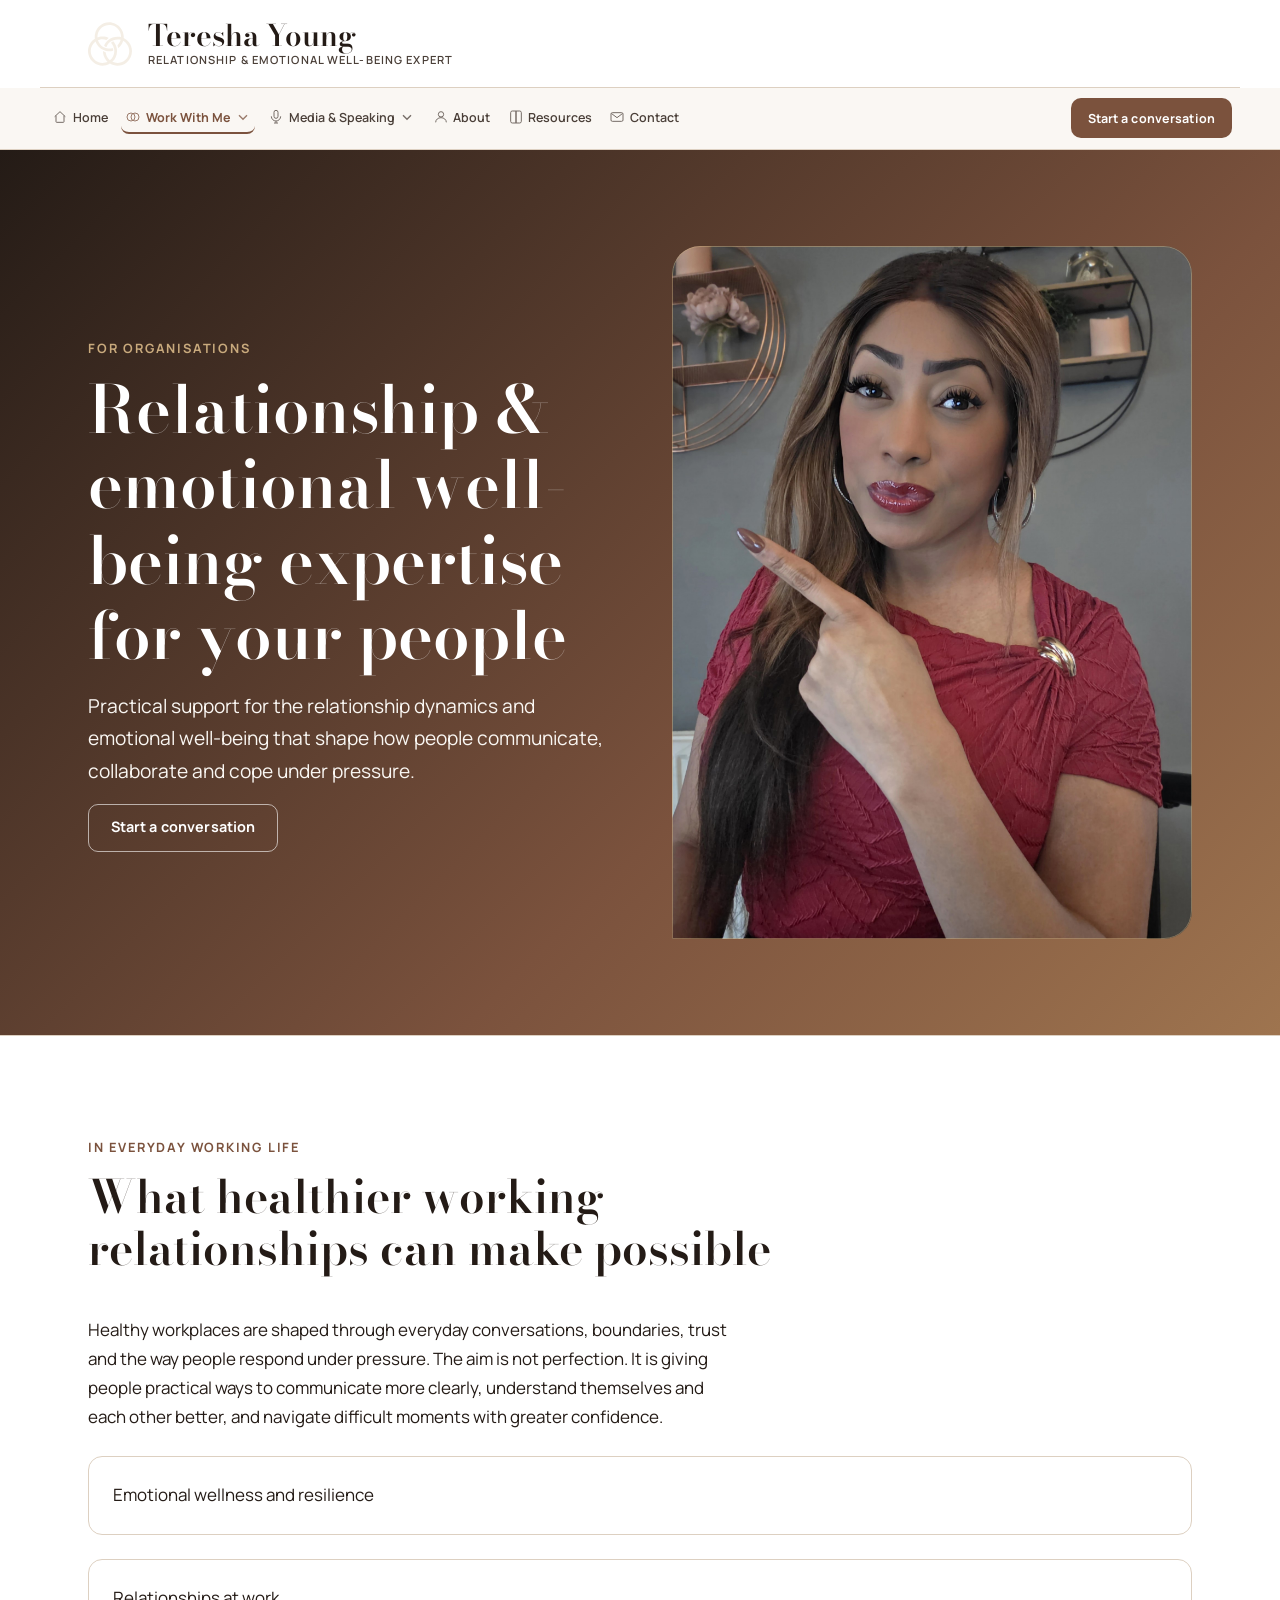
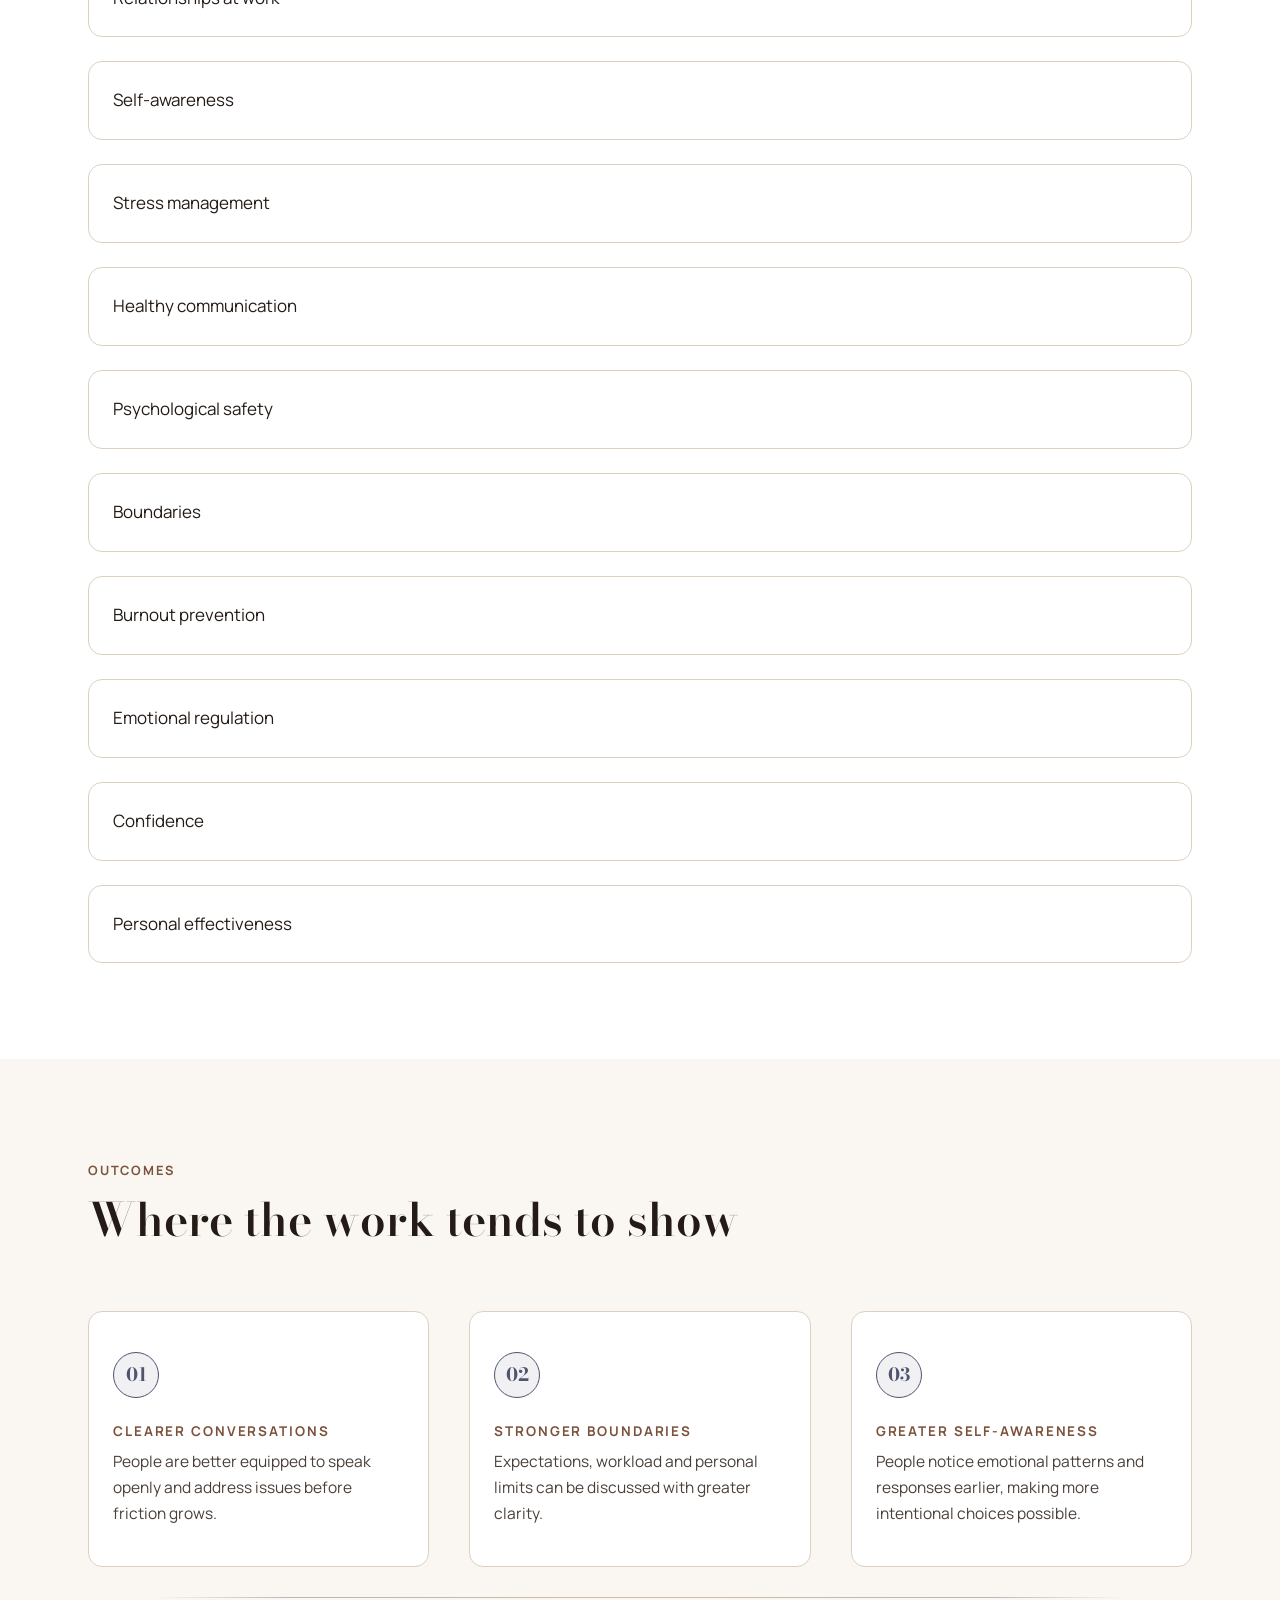
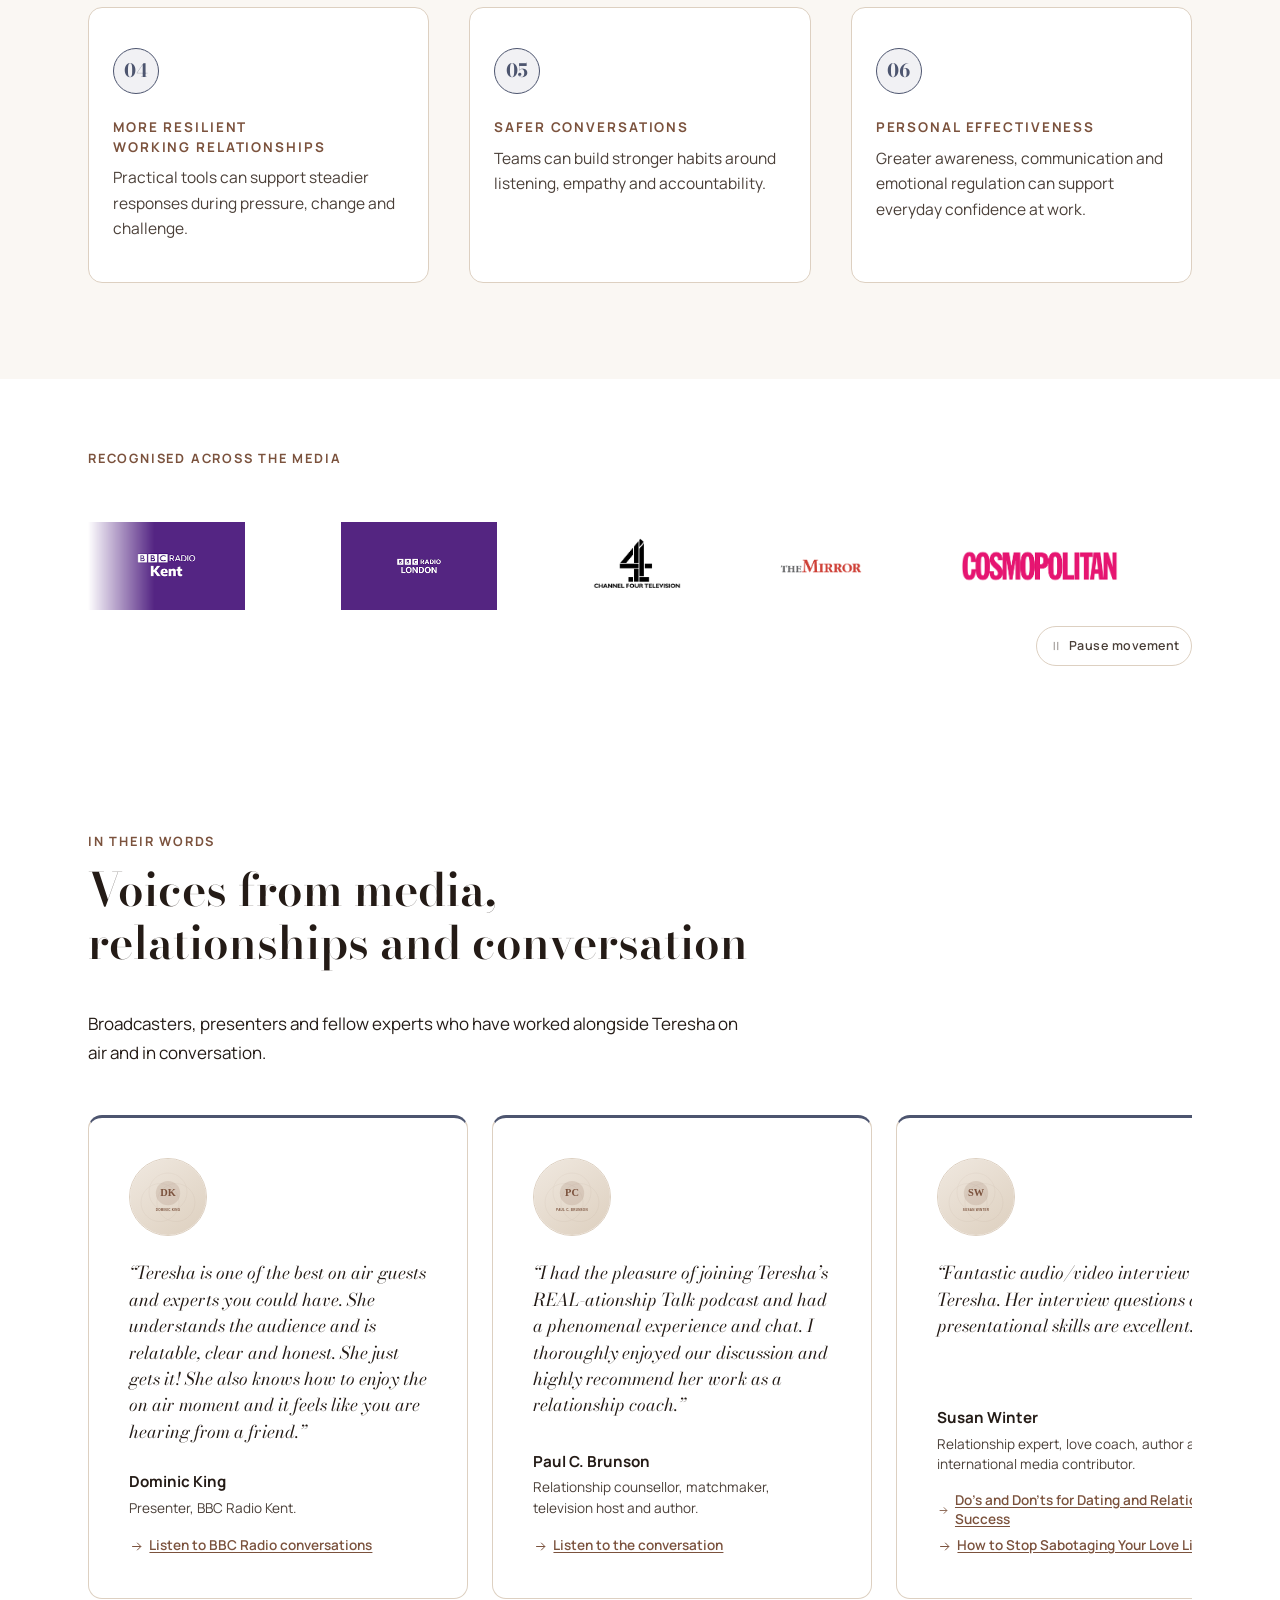
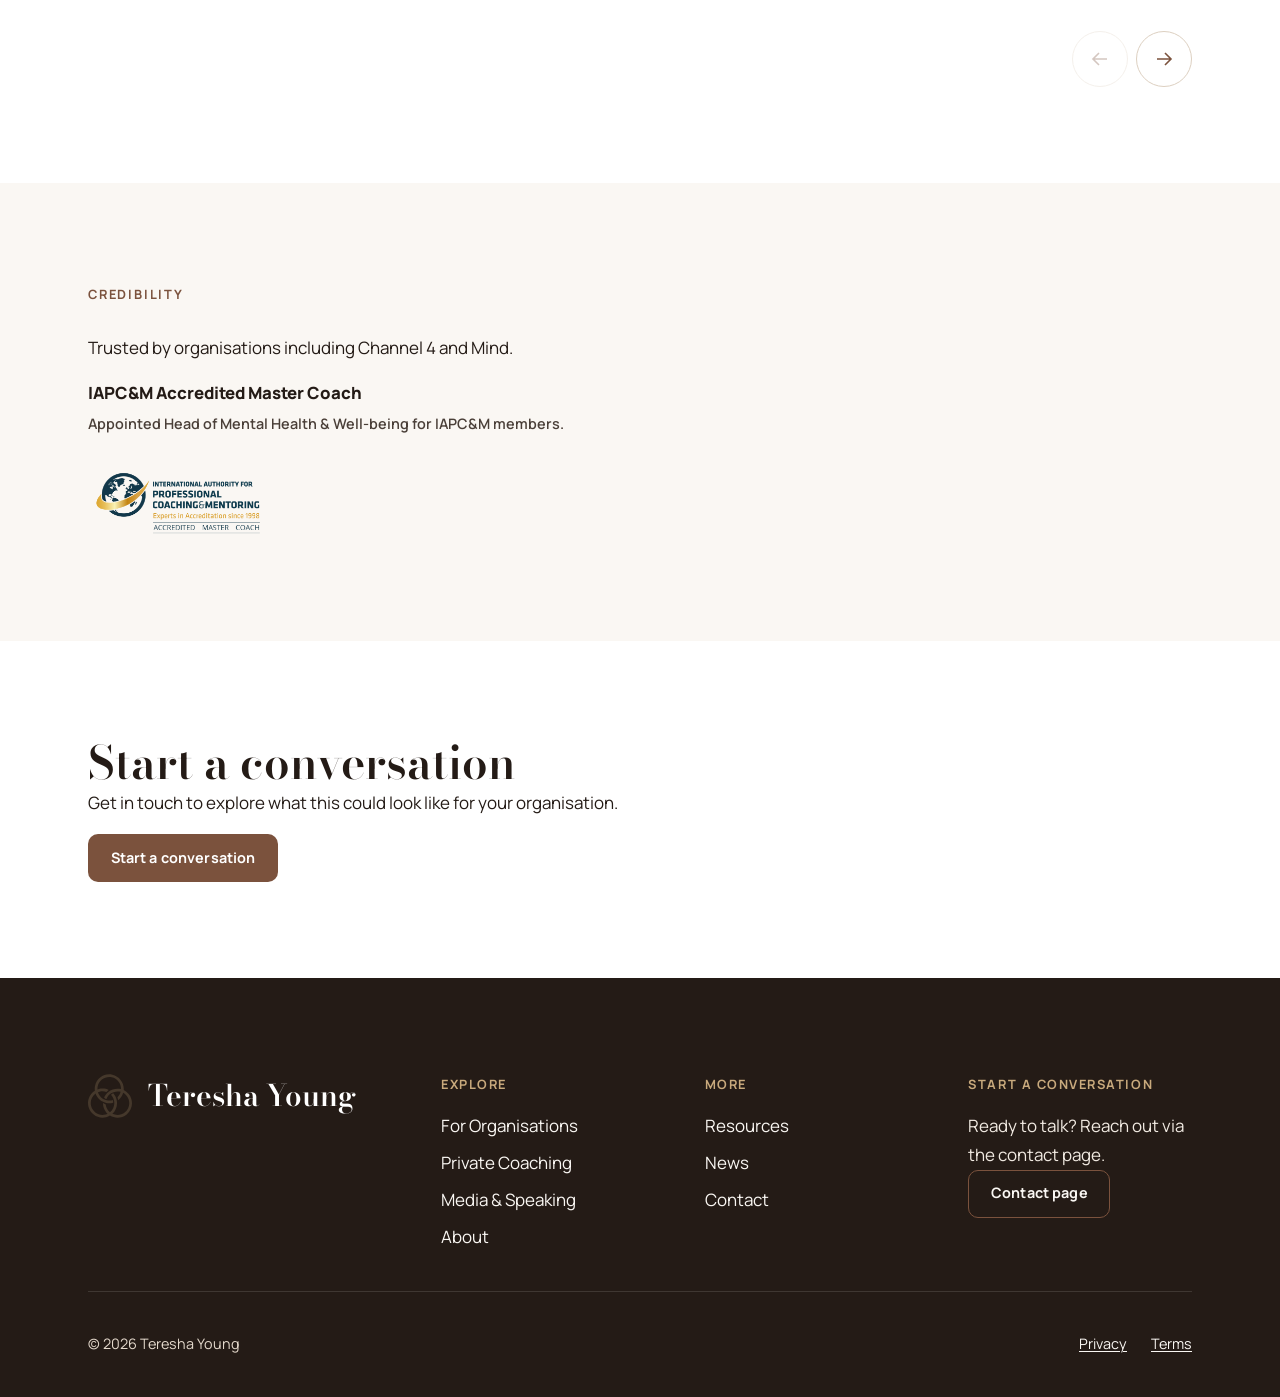
<file: organisations.html>
<!doctype html>
<html lang="en">
<head>
<meta charset="utf-8">
<meta name="viewport" content="width=device-width, initial-scale=1">
<title>For Organisations — Teresha Young</title>
<meta name="description" content="Relationship and emotional well-being expertise for organisations, trusted by teams including Channel 4 and Mind.">
<link rel="icon" href="assets/brand/logo.svg" type="image/svg+xml">
<link rel="preconnect" href="https://fonts.googleapis.com">
<link rel="preconnect" href="https://fonts.gstatic.com" crossorigin>
<link href="https://fonts.googleapis.com/css2?family=Bodoni+Moda:ital,wght@0,500;0,600;0,700;0,800;1,500;1,600&family=Manrope:wght@400;500;600;700;800&display=swap" rel="stylesheet">
<link rel="stylesheet" href="assets/css/styles.css">
</head>
<body data-page="organisations">
<a class="skip-link" href="#main">Skip to main content</a>

<header class="site-header" data-site-header>
  <div class="container brand-bar">
    <a class="brand" href="index.html">
      <img class="brand__mark" src="assets/brand/logo.svg" alt="" width="44" height="44">
      <span class="brand__name">Teresha Young<span>Relationship &amp; Emotional Well-being Expert</span></span>
    </a>
    <button class="nav-toggle" type="button" data-nav-toggle aria-expanded="false" aria-controls="site-nav">
      <span class="nav-toggle__bar"></span>
      <span class="nav-toggle__bar"></span>
      <span class="nav-toggle__bar"></span>
      <span class="visually-hidden">Menu</span>
    </button>
  </div>
  <nav class="nav-ribbon" id="site-nav" data-site-nav aria-label="Primary">
    <div class="container nav-ribbon__inner">
      <ul class="nav-ribbon__list" role="list">
        <li><a href="index.html"><svg viewBox="0 0 24 24" fill="none" stroke-width="1.5" aria-hidden="true"><path d="M4 11.5 12 4l8 7.5"/><path d="M6 10v9a1 1 0 0 0 1 1h10a1 1 0 0 0 1-1v-9"/></svg><span>Home</span></a></li>
        <li class="nav-parent" data-nav-parent>
          <button class="nav-parent__trigger is-active" type="button" aria-expanded="false" aria-controls="nav-menu-work" data-nav-trigger>
            <svg viewBox="0 0 24 24" fill="none" stroke-width="1.5" aria-hidden="true"><circle cx="9" cy="12" r="6"/><circle cx="15" cy="12" r="6"/></svg><span>Work With Me</span><svg class="nav-ribbon__chevron" viewBox="0 0 24 24" fill="none" stroke-width="2" aria-hidden="true"><path d="m6 9.5 6 6 6-6"/></svg>
          </button>
          <ul class="nav-menu" id="nav-menu-work" role="list" data-nav-menu>
            <li><a href="organisations.html" aria-current="page"><svg viewBox="0 0 24 24" fill="none" stroke-width="1.5" aria-hidden="true"><rect x="3" y="7" width="18" height="12" rx="2"/><path d="M8 7V5a2 2 0 0 1 2-2h4a2 2 0 0 1 2 2v2"/></svg><span class="nav-menu__body"><span class="nav-menu__label">For Organisations</span><span class="nav-menu__desc">Relationship and emotional well-being work with teams.</span></span></a></li>
            <li><a href="private-coaching.html"><svg viewBox="0 0 24 24" fill="none" stroke-width="1.5" aria-hidden="true"><circle cx="9" cy="12" r="6"/><circle cx="15" cy="12" r="6"/></svg><span class="nav-menu__body"><span class="nav-menu__label">Private Coaching</span><span class="nav-menu__desc">One-to-one support, at your own pace.</span></span></a></li>
          </ul>
        </li>
        <li class="nav-parent" data-nav-parent>
          <button class="nav-parent__trigger" type="button" aria-expanded="false" aria-controls="nav-menu-media" data-nav-trigger>
            <svg viewBox="0 0 24 24" fill="none" stroke-width="1.5" aria-hidden="true"><rect x="9" y="2" width="6" height="12" rx="3"/><path d="M5 11a7 7 0 0 0 14 0"/><path d="M12 18v3"/><path d="M9 21h6"/></svg><span>Media &amp; Speaking</span><svg class="nav-ribbon__chevron" viewBox="0 0 24 24" fill="none" stroke-width="2" aria-hidden="true"><path d="m6 9.5 6 6 6-6"/></svg>
          </button>
          <ul class="nav-menu" id="nav-menu-media" role="list" data-nav-menu>
            <li><a href="media-speaking.html"><svg viewBox="0 0 24 24" fill="none" stroke-width="1.5" aria-hidden="true"><rect x="9" y="2" width="6" height="12" rx="3"/><path d="M5 11a7 7 0 0 0 14 0"/><path d="M12 18v3"/><path d="M9 21h6"/></svg><span class="nav-menu__body"><span class="nav-menu__label">Media &amp; Speaking</span><span class="nav-menu__desc">Expert commentary, talks and the podcast.</span></span></a></li>
            <li><a href="news.html"><svg viewBox="0 0 24 24" fill="none" stroke-width="1.5" aria-hidden="true"><rect x="3.5" y="4" width="17" height="16" rx="1.5"/><path d="M7.5 8.5h9M7.5 12h9M7.5 15.5h5.5"/></svg><span class="nav-menu__body"><span class="nav-menu__label">News</span><span class="nav-menu__desc">Recent appearances, features and milestones.</span></span></a></li>
          </ul>
        </li>
        <li><a href="about.html"><svg viewBox="0 0 24 24" fill="none" stroke-width="1.5" aria-hidden="true"><circle cx="12" cy="8" r="4"/><path d="M4 20c0-4 3.5-7 8-7s8 3 8 7"/></svg><span>About</span></a></li>
        <li><a href="resources.html"><svg viewBox="0 0 24 24" fill="none" stroke-width="1.5" aria-hidden="true"><path d="M4 5.5A2.5 2.5 0 0 1 6.5 3H12v18H6.5A2.5 2.5 0 0 1 4 18.5v-13Z"/><path d="M20 5.5A2.5 2.5 0 0 0 17.5 3H12v18h5.5a2.5 2.5 0 0 0 2.5-2.5v-13Z"/></svg><span>Resources</span></a></li>
        <li><a href="contact.html"><svg viewBox="0 0 24 24" fill="none" stroke-width="1.5" aria-hidden="true"><rect x="3" y="5.5" width="18" height="13" rx="2"/><path d="m4 7 8 6 8-6"/></svg><span>Contact</span></a></li>
      </ul>
      <a class="btn btn-primary nav-ribbon__cta" href="contact.html">Start a conversation</a>
    </div>
  </nav>
</header>

<main id="main">

  <!-- This hero uses the same photograph as the homepage's "Why Teresha"
       section (teresha-young-image-7), but as a contained portrait panel
       rather than a full-bleed background: that photo's off-centre gesture
       and busy background décor crop very awkwardly into the wide, short
       full-bleed box the other secondary heroes use (object-fit: cover
       shows the image's full width in that box shape, so the shelf/mirror
       on the right of frame is always visible and the face ends up in an
       extreme, badly-balanced close-up). This split layout reuses the
       exact crop already approved on the homepage, so the image reads as
       intended: well-aligned and attractive, not cropped into it. -->
  <section class="page-hero page-hero--split page-hero--org">
    <div class="container grid grid--2 page-hero__split-inner">
      <div class="page-hero__content">
        <p class="eyebrow" style="color: var(--color-gold);">For Organisations</p>
        <h1>Relationship &amp; emotional well-being expertise for your people</h1>
        <p class="hero__lede" style="color: var(--color-stone-100);">Practical support for the relationship dynamics and emotional well-being that shape how people communicate, collaborate and cope under pressure.</p>
        <p><a class="btn btn-secondary" href="contact.html">Start a conversation</a></p>
      </div>
      <div class="portrait-card page-hero__portrait">
        <img src="assets/teresha/teresha-young-image-7-hero.jpg" alt="Teresha Young, Relationship &amp; Emotional Well-being Expert" width="900" height="1200" loading="eager" fetchpriority="high" decoding="async" style="aspect-ratio: 3 / 4; object-fit: cover;">
      </div>
    </div>
  </section>

  <!-- Humanised replacement for the earlier "What this means for your
       organisation" heading. Same approved eleven-topic index beneath it —
       only the framing changed. -->
  <section class="section" aria-labelledby="org-everyday-heading">
    <div class="container">
      <div class="section-header">
        <p class="eyebrow">In everyday working life</p>
        <h2 id="org-everyday-heading">What healthier working relationships can make possible</h2>
      </div>
      <p>Healthy workplaces are shaped through everyday conversations, boundaries, trust and the way people respond under pressure. The aim is not perfection. It is giving people practical ways to communicate more clearly, understand themselves and each other better, and navigate difficult moments with greater confidence.</p>
      <ul class="list-plain" role="list" style="margin-top: var(--space-md);">
        <li class="card">Emotional wellness and resilience</li>
        <li class="card">Relationships at work</li>
        <li class="card">Self-awareness</li>
        <li class="card">Stress management</li>
        <li class="card">Healthy communication</li>
        <li class="card">Psychological safety</li>
        <li class="card">Boundaries</li>
        <li class="card">Burnout prevention</li>
        <li class="card">Emotional regulation</li>
        <li class="card">Confidence</li>
        <li class="card">Personal effectiveness</li>
      </ul>
    </div>
  </section>

  <!-- ============================================================ -->
  <!-- OUTCOMES INFOGRAPHIC — six connected nodes on a shared spine.   -->
  <!-- Deliberately no percentages, no ROI claim and no measurement:   -->
  <!-- none is supported by docs/approved-facts.md. Every node is       -->
  <!-- written as what the work can support, not what it guarantees.    -->
  <!-- Corporate Slate identifies the section; Walnut and Gold keep it  -->
  <!-- warm rather than corporate-cold.                                -->
  <!-- ============================================================ -->
  <section class="section section--muted" aria-labelledby="org-outcomes-heading">
    <div class="container">
      <div class="section-header">
        <p class="eyebrow">Outcomes</p>
        <h2 id="org-outcomes-heading">Where the work tends to show</h2>
      </div>
      <div class="outcome-web">
        <article class="outcome-node">
          <span class="outcome-node__marker" aria-hidden="true">01</span>
          <h3 class="outcome-node__title">Clearer conversations</h3>
          <p class="outcome-node__copy">People are better equipped to speak openly and address issues before friction grows.</p>
        </article>
        <article class="outcome-node">
          <span class="outcome-node__marker" aria-hidden="true">02</span>
          <h3 class="outcome-node__title">Stronger boundaries</h3>
          <p class="outcome-node__copy">Expectations, workload and personal limits can be discussed with greater clarity.</p>
        </article>
        <article class="outcome-node">
          <span class="outcome-node__marker" aria-hidden="true">03</span>
          <h3 class="outcome-node__title">Greater self-awareness</h3>
          <p class="outcome-node__copy">People notice emotional patterns and responses earlier, making more intentional choices possible.</p>
        </article>
        <article class="outcome-node">
          <span class="outcome-node__marker" aria-hidden="true">04</span>
          <h3 class="outcome-node__title">More resilient working relationships</h3>
          <p class="outcome-node__copy">Practical tools can support steadier responses during pressure, change and challenge.</p>
        </article>
        <article class="outcome-node">
          <span class="outcome-node__marker" aria-hidden="true">05</span>
          <h3 class="outcome-node__title">Safer conversations</h3>
          <p class="outcome-node__copy">Teams can build stronger habits around listening, empathy and accountability.</p>
        </article>
        <article class="outcome-node">
          <span class="outcome-node__marker" aria-hidden="true">06</span>
          <h3 class="outcome-node__title">Personal effectiveness</h3>
          <p class="outcome-node__copy">Greater awareness, communication and emotional regulation can support everyday confidence at work.</p>
        </article>
      </div>
    </div>
  </section>

  <!-- ============================================================ -->
  <!-- RECOGNISED ACROSS THE MEDIA — the same reusable ribbon used on   -->
  <!-- the Homepage and Media & Speaking: identical component, sizing,  -->
  <!-- original brand colours, movement and reduced-motion behaviour.   -->
  <!-- ============================================================ -->
  <section class="section section--tight" aria-labelledby="org-media-heading">
    <div class="container">
      <p class="eyebrow">Recognised across the media</p>
      <h2 id="org-media-heading" class="visually-hidden">Media recognition</h2>
      <div class="ribbon" data-ribbon>
      <div class="marquee">
        <div class="marquee__track">
          <ul class="logo-field marquee__set" role="list">
            <li><img src="assets/logos/media/BBC-Radio-Kent-Logo.png" alt="BBC Radio Kent" width="264" height="149" decoding="async"></li>
            <li><img src="assets/logos/media/bbc-radio-london-logo.png" alt="BBC Radio London" width="600" height="337" decoding="async"></li>
            <li><img src="assets/logos/media/channel-4-logo.png" alt="Channel 4" width="440" height="440" decoding="async"></li>
            <li><img src="assets/logos/media/the-mirror-logo.png" alt="The Mirror" width="440" height="440" decoding="async"></li>
            <li><img src="assets/logos/media/cosmopolitan-logo.png" alt="Cosmopolitan UK" width="750" height="422" decoding="async"></li>
            <li><img src="assets/logos/media/huffpost-logo.jpg" alt="HuffPost" width="600" height="315" decoding="async"></li>
            <li><img src="assets/logos/media/daily-record-logo.png" alt="Daily Record" width="620" height="330" decoding="async"></li>
            <li><img src="assets/logos/media/ok!-logo.png" alt="OK!" width="440" height="440" decoding="async"></li>
            <li><img src="assets/logos/media/thrive-global-logo.jpg" alt="Thrive Global" width="600" height="315" decoding="async"></li>
          </ul>
          <ul class="logo-field marquee__set" role="list" aria-hidden="true">
            <li><img src="assets/logos/media/BBC-Radio-Kent-Logo.png" alt="" width="264" height="149" decoding="async"></li>
            <li><img src="assets/logos/media/bbc-radio-london-logo.png" alt="" width="600" height="337" decoding="async"></li>
            <li><img src="assets/logos/media/channel-4-logo.png" alt="" width="440" height="440" decoding="async"></li>
            <li><img src="assets/logos/media/the-mirror-logo.png" alt="" width="440" height="440" decoding="async"></li>
            <li><img src="assets/logos/media/cosmopolitan-logo.png" alt="" width="750" height="422" decoding="async"></li>
            <li><img src="assets/logos/media/huffpost-logo.jpg" alt="" width="600" height="315" decoding="async"></li>
            <li><img src="assets/logos/media/daily-record-logo.png" alt="" width="620" height="330" decoding="async"></li>
            <li><img src="assets/logos/media/ok!-logo.png" alt="" width="440" height="440" decoding="async"></li>
            <li><img src="assets/logos/media/thrive-global-logo.jpg" alt="" width="600" height="315" decoding="async"></li>
          </ul>
        </div>
      </div>
      <div class="ribbon-control">
        <button class="ribbon-control__button" type="button" aria-pressed="false" data-ribbon-toggle>
          <svg viewBox="0 0 24 24" aria-hidden="true" data-ribbon-icon-pause><path d="M9 5v14M15 5v14"/></svg>
          <svg viewBox="0 0 24 24" aria-hidden="true" data-ribbon-icon-play><path d="M7 4.5l12 7.5-12 7.5z"/></svg>
          <span data-ribbon-toggle-label>Pause movement</span>
        </button>
      </div>
      </div>
    </div>
  </section>

  <!-- ============================================================ -->
  <!-- PROOF — deliberately NOT titled "corporate testimonials". The    -->
  <!-- four people quoted here came to Teresha through broadcast and    -->
  <!-- podcast work, not organisational training engagements, so the    -->
  <!-- heading and every role descriptor say exactly that. Each card    -->
  <!-- carries a short pull quote only; no biography is reproduced.     -->
  <!-- All four portraits are placeholders — no approved headshot for    -->
  <!-- any of them exists in the repository (docs/asset-manifest.md).   -->
  <!-- ============================================================ -->
  <section class="section" aria-labelledby="org-proof-heading">
    <div class="container">
      <div class="section-header">
        <p class="eyebrow">In their words</p>
        <h2 id="org-proof-heading">Voices from media, relationships and conversation</h2>
      </div>
      <p>Broadcasters, presenters and fellow experts who have worked alongside Teresha on air and in conversation.</p>

      <div class="rail rail--proof" data-rail>
        <div class="rail__track" data-rail-track tabindex="0" role="group" aria-label="Testimonials, scrollable">
          <div class="rail__item" data-rail-item>
            <figure class="proof-card">
              <div class="proof-card__portrait">
                <img src="assets/placeholders/portrait-dominic-king.svg" alt="Portrait placeholder for Dominic King" width="600" height="750" loading="lazy" decoding="async">
              </div>
              <blockquote class="proof-card__quote">
                <p>&ldquo;Teresha is one of the best on air guests and experts you could have. She understands the audience and is relatable, clear and honest. She just gets it! She also knows how to enjoy the on air moment and it feels like you are hearing from a friend.&rdquo;</p>
              </blockquote>
              <figcaption class="proof-card__footer">
                <p class="proof-card__name">Dominic King</p>
                <p class="proof-card__role">Presenter, BBC Radio Kent.</p>
                <p class="proof-card__links">
                  <a class="proof-card__link" href="https://youtube.com/playlist?list=PLqjTje63cdC2BJpLYANxcqqpp7Jbj6XyA&amp;si=drAdmxqDfLGguaM-" target="_blank" rel="noopener">
                    <svg viewBox="0 0 24 24" aria-hidden="true"><path d="M5 12h14M13 6l6 6-6 6"/></svg>
                    Listen to BBC Radio conversations
                  </a>
                </p>
              </figcaption>
            </figure>
          </div>

          <div class="rail__item" data-rail-item>
            <figure class="proof-card">
              <div class="proof-card__portrait">
                <img src="assets/placeholders/portrait-paul-c-brunson.svg" alt="Portrait placeholder for Paul C. Brunson" width="600" height="750" loading="lazy" decoding="async">
              </div>
              <blockquote class="proof-card__quote">
                <p>&ldquo;I had the pleasure of joining Teresha&rsquo;s REAL-ationship Talk podcast and had a phenomenal experience and chat. I thoroughly enjoyed our discussion and highly recommend her work as a relationship coach.&rdquo;</p>
              </blockquote>
              <figcaption class="proof-card__footer">
                <p class="proof-card__name">Paul C. Brunson</p>
                <p class="proof-card__role">Relationship counsellor, matchmaker, television host and author.</p>
                <p class="proof-card__links">
                  <a class="proof-card__link" href="https://youtu.be/BiNrDKd3PZU?si=OmNM1_rULhM4dyGo" target="_blank" rel="noopener">
                    <svg viewBox="0 0 24 24" aria-hidden="true"><path d="M5 12h14M13 6l6 6-6 6"/></svg>
                    Listen to the conversation
                  </a>
                </p>
              </figcaption>
            </figure>
          </div>

          <div class="rail__item" data-rail-item>
            <figure class="proof-card">
              <div class="proof-card__portrait">
                <img src="assets/placeholders/portrait-susan-winter.svg" alt="Portrait placeholder for Susan Winter" width="600" height="750" loading="lazy" decoding="async">
              </div>
              <blockquote class="proof-card__quote">
                <p>&ldquo;Fantastic audio/video interview with Teresha. Her interview questions and presentational skills are excellent.&rdquo;</p>
              </blockquote>
              <figcaption class="proof-card__footer">
                <p class="proof-card__name">Susan Winter</p>
                <p class="proof-card__role">Relationship expert, love coach, author and international media contributor.</p>
                <span class="proof-card__links">
                  <a class="proof-card__link" href="https://youtu.be/A2LDqsw1Hls?si=ZUG9K5zOqsbT7ErD" target="_blank" rel="noopener">
                    <svg viewBox="0 0 24 24" aria-hidden="true"><path d="M5 12h14M13 6l6 6-6 6"/></svg>
                    Do&rsquo;s and Don&rsquo;ts for Dating and Relationship Success
                  </a>
                  <a class="proof-card__link" href="https://youtu.be/8Sc1XKzwq7I?si=KRthmin3T-x05fjs" target="_blank" rel="noopener">
                    <svg viewBox="0 0 24 24" aria-hidden="true"><path d="M5 12h14M13 6l6 6-6 6"/></svg>
                    How to Stop Sabotaging Your Love Life
                  </a>
                </span>
              </figcaption>
            </figure>
          </div>

          <div class="rail__item" data-rail-item>
            <figure class="proof-card">
              <div class="proof-card__portrait">
                <img src="assets/placeholders/portrait-charlene-douglas.svg" alt="Portrait placeholder for Charlene Douglas" width="600" height="750" loading="lazy" decoding="async">
              </div>
              <blockquote class="proof-card__quote">
                <p>&ldquo;Awww, loved speaking with you Teresha. Such a powerful interview. Thank you for the invitation to speak with you!&rdquo;</p>
              </blockquote>
              <figcaption class="proof-card__footer">
                <p class="proof-card__name">Charlene Douglas</p>
                <p class="proof-card__role">Sex and intimacy expert and television contributor.</p>
                <p class="proof-card__links">
                  <a class="proof-card__link" href="https://youtu.be/-HYllM9hHvk?si=LYzBURWoqn3cvdah" target="_blank" rel="noopener">
                    <svg viewBox="0 0 24 24" aria-hidden="true"><path d="M5 12h14M13 6l6 6-6 6"/></svg>
                    Listen to the conversation
                  </a>
                </p>
              </figcaption>
            </figure>
          </div>
        </div>

        <div class="rail__controls">
          <button class="rail__button" type="button" data-rail-prev>
            <svg viewBox="0 0 24 24" aria-hidden="true"><path d="M19 12H5M11 6l-6 6 6 6"/></svg>
            <span class="visually-hidden">Previous testimonial</span>
          </button>
          <button class="rail__button" type="button" data-rail-next>
            <svg viewBox="0 0 24 24" aria-hidden="true"><path d="M5 12h14M13 6l6 6-6 6"/></svg>
            <span class="visually-hidden">Next testimonial</span>
          </button>
        </div>
      </div>
    </div>
  </section>

  <section class="section section--muted" aria-labelledby="org-credibility-heading">
    <div class="container">
      <p class="eyebrow" id="org-credibility-heading">Credibility</p>
      <p>Trusted by organisations including Channel 4 and Mind.</p>
      <div class="credential-line">
        <p class="credential-line__primary">IAPC&amp;M Accredited Master Coach</p>
        <p class="credential-line__secondary">Appointed Head of Mental Health &amp; Well-being for IAPC&amp;M members.</p>
      </div>
      <div class="badge-strip" style="margin-top: var(--space-md);">
        <img src="assets/logos/logo-amc.png" alt="International Authority for Professional Coaching &amp; Mentoring — Accredited Master Coach" width="220" height="103">
      </div>
    </div>
  </section>

  <section class="section" aria-labelledby="org-cta-heading">
    <div class="container">
      <h2 id="org-cta-heading">Start a conversation</h2>
      <p>Get in touch to explore what this could look like for your organisation.</p>
      <p><a class="btn btn-primary" href="contact.html">Start a conversation</a></p>
    </div>
  </section>

</main>

<footer class="site-footer">
  <div class="container">
    <div class="site-footer__grid">
      <div class="site-footer__brand">
        <a class="brand" href="index.html">
          <img class="brand__mark" src="assets/brand/logo.svg" alt="" width="34" height="34">
          <span class="brand__name" style="color:#fff;">Teresha Young</span>
        </a>
      </div>
      <nav aria-label="Explore">
        <p class="site-footer__heading">Explore</p>
        <ul class="site-footer__list" role="list">
          <li><a href="organisations.html">For Organisations</a></li>
          <li><a href="private-coaching.html">Private Coaching</a></li>
          <li><a href="media-speaking.html">Media &amp; Speaking</a></li>
          <li><a href="about.html">About</a></li>
        </ul>
      </nav>
      <nav aria-label="More">
        <p class="site-footer__heading">More</p>
        <ul class="site-footer__list" role="list">
          <li><a href="resources.html">Resources</a></li>
          <li><a href="news.html">News</a></li>
          <li><a href="contact.html">Contact</a></li>
        </ul>
      </nav>
      <div>
        <p class="site-footer__heading">Start a conversation</p>
        <p>Ready to talk? Reach out via the contact page.</p>
        <a class="btn btn-secondary" href="contact.html">Contact page</a>
      </div>
    </div>
    <div class="site-footer__bottom">
      <p>&copy; 2026 Teresha Young</p>
      <div class="site-footer__legal-links">
        <a href="privacy.html">Privacy</a>
        <a href="terms.html">Terms</a>
      </div>
    </div>
  </div>
</footer>

<script src="assets/js/config.js"></script>
<script src="assets/js/main.js"></script>
</body>
</html>
</file>
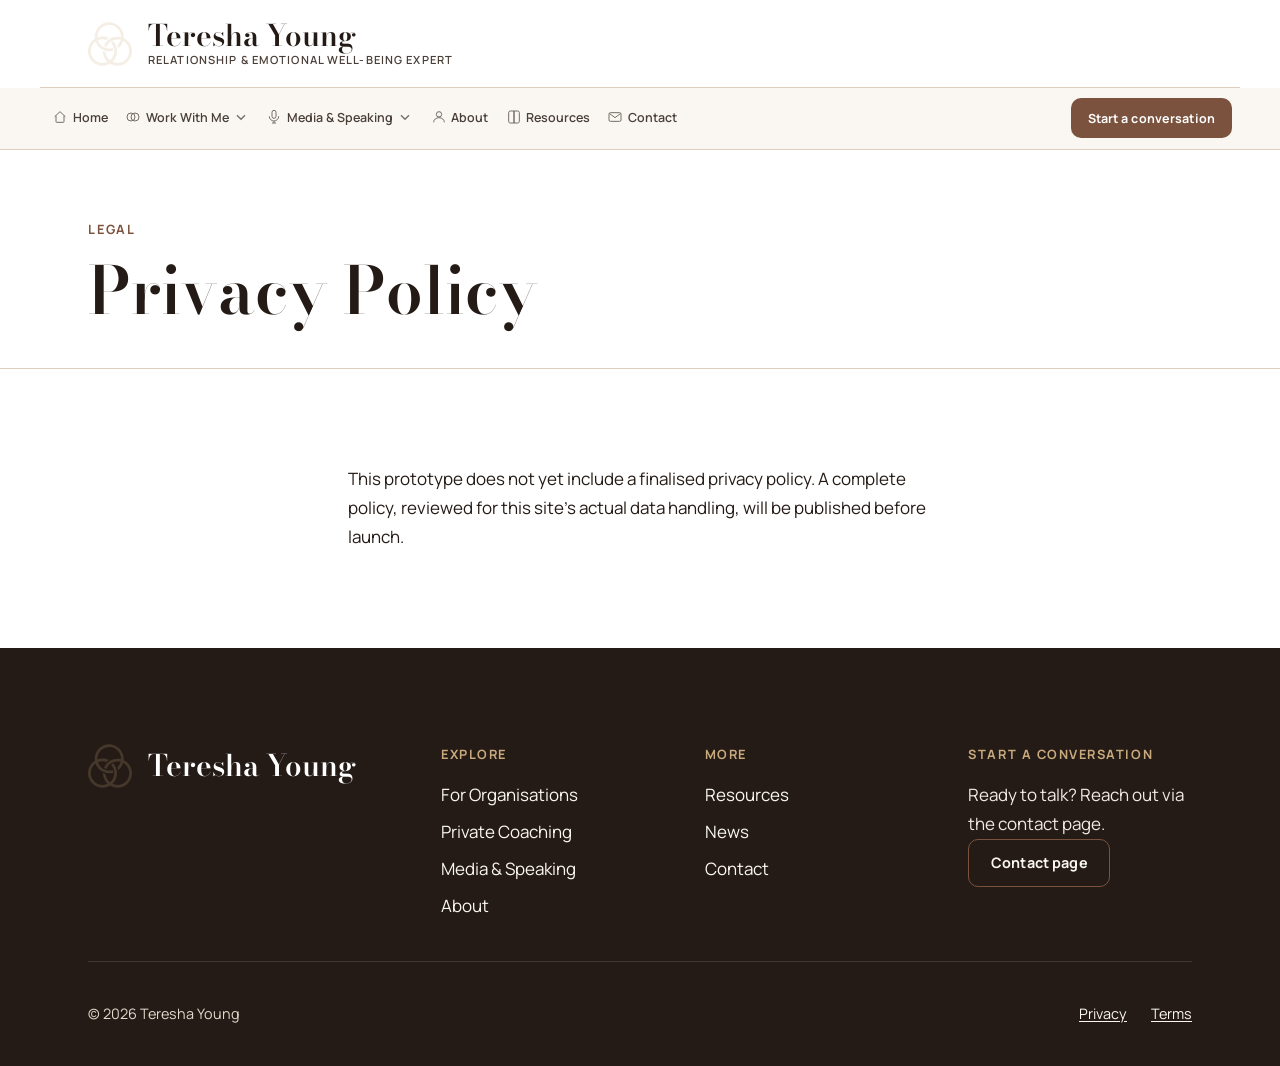
<file: privacy.html>
<!doctype html>
<html lang="en">
<head>
<meta charset="utf-8">
<meta name="viewport" content="width=device-width, initial-scale=1">
<title>Privacy Policy — Teresha Young</title>
<meta name="description" content="Privacy policy for the Teresha Young website.">
<link rel="icon" href="assets/brand/logo.svg" type="image/svg+xml">
<link rel="preconnect" href="https://fonts.googleapis.com">
<link rel="preconnect" href="https://fonts.gstatic.com" crossorigin>
<link href="https://fonts.googleapis.com/css2?family=Bodoni+Moda:ital,wght@0,500;0,600;0,700;0,800;1,500;1,600&family=Manrope:wght@400;500;600;700;800&display=swap" rel="stylesheet">
<link rel="stylesheet" href="assets/css/styles.css">
</head>
<body data-page="privacy">
<a class="skip-link" href="#main">Skip to main content</a>

<header class="site-header" data-site-header>
  <div class="container brand-bar">
    <a class="brand" href="index.html">
      <img class="brand__mark" src="assets/brand/logo.svg" alt="" width="44" height="44">
      <span class="brand__name">Teresha Young<span>Relationship &amp; Emotional Well-being Expert</span></span>
    </a>
    <button class="nav-toggle" type="button" data-nav-toggle aria-expanded="false" aria-controls="site-nav">
      <span class="nav-toggle__bar"></span>
      <span class="nav-toggle__bar"></span>
      <span class="nav-toggle__bar"></span>
      <span class="visually-hidden">Menu</span>
    </button>
  </div>
  <nav class="nav-ribbon" id="site-nav" data-site-nav aria-label="Primary">
    <div class="container nav-ribbon__inner">
      <ul class="nav-ribbon__list" role="list">
        <li><a href="index.html"><svg viewBox="0 0 24 24" fill="none" stroke-width="1.5" aria-hidden="true"><path d="M4 11.5 12 4l8 7.5"/><path d="M6 10v9a1 1 0 0 0 1 1h10a1 1 0 0 0 1-1v-9"/></svg><span>Home</span></a></li>
        <li class="nav-parent" data-nav-parent>
          <button class="nav-parent__trigger" type="button" aria-expanded="false" aria-controls="nav-menu-work" data-nav-trigger>
            <svg viewBox="0 0 24 24" fill="none" stroke-width="1.5" aria-hidden="true"><circle cx="9" cy="12" r="6"/><circle cx="15" cy="12" r="6"/></svg><span>Work With Me</span><svg class="nav-ribbon__chevron" viewBox="0 0 24 24" fill="none" stroke-width="2" aria-hidden="true"><path d="m6 9.5 6 6 6-6"/></svg>
          </button>
          <ul class="nav-menu" id="nav-menu-work" role="list" data-nav-menu>
            <li><a href="organisations.html"><svg viewBox="0 0 24 24" fill="none" stroke-width="1.5" aria-hidden="true"><rect x="3" y="7" width="18" height="12" rx="2"/><path d="M8 7V5a2 2 0 0 1 2-2h4a2 2 0 0 1 2 2v2"/></svg><span class="nav-menu__body"><span class="nav-menu__label">For Organisations</span><span class="nav-menu__desc">Relationship and emotional well-being work with teams.</span></span></a></li>
            <li><a href="private-coaching.html"><svg viewBox="0 0 24 24" fill="none" stroke-width="1.5" aria-hidden="true"><circle cx="9" cy="12" r="6"/><circle cx="15" cy="12" r="6"/></svg><span class="nav-menu__body"><span class="nav-menu__label">Private Coaching</span><span class="nav-menu__desc">One-to-one support, at your own pace.</span></span></a></li>
          </ul>
        </li>
        <li class="nav-parent" data-nav-parent>
          <button class="nav-parent__trigger" type="button" aria-expanded="false" aria-controls="nav-menu-media" data-nav-trigger>
            <svg viewBox="0 0 24 24" fill="none" stroke-width="1.5" aria-hidden="true"><rect x="9" y="2" width="6" height="12" rx="3"/><path d="M5 11a7 7 0 0 0 14 0"/><path d="M12 18v3"/><path d="M9 21h6"/></svg><span>Media &amp; Speaking</span><svg class="nav-ribbon__chevron" viewBox="0 0 24 24" fill="none" stroke-width="2" aria-hidden="true"><path d="m6 9.5 6 6 6-6"/></svg>
          </button>
          <ul class="nav-menu" id="nav-menu-media" role="list" data-nav-menu>
            <li><a href="media-speaking.html"><svg viewBox="0 0 24 24" fill="none" stroke-width="1.5" aria-hidden="true"><rect x="9" y="2" width="6" height="12" rx="3"/><path d="M5 11a7 7 0 0 0 14 0"/><path d="M12 18v3"/><path d="M9 21h6"/></svg><span class="nav-menu__body"><span class="nav-menu__label">Media &amp; Speaking</span><span class="nav-menu__desc">Expert commentary, talks and the podcast.</span></span></a></li>
            <li><a href="news.html"><svg viewBox="0 0 24 24" fill="none" stroke-width="1.5" aria-hidden="true"><rect x="3.5" y="4" width="17" height="16" rx="1.5"/><path d="M7.5 8.5h9M7.5 12h9M7.5 15.5h5.5"/></svg><span class="nav-menu__body"><span class="nav-menu__label">News</span><span class="nav-menu__desc">Recent appearances, features and milestones.</span></span></a></li>
          </ul>
        </li>
        <li><a href="about.html"><svg viewBox="0 0 24 24" fill="none" stroke-width="1.5" aria-hidden="true"><circle cx="12" cy="8" r="4"/><path d="M4 20c0-4 3.5-7 8-7s8 3 8 7"/></svg><span>About</span></a></li>
        <li><a href="resources.html"><svg viewBox="0 0 24 24" fill="none" stroke-width="1.5" aria-hidden="true"><path d="M4 5.5A2.5 2.5 0 0 1 6.5 3H12v18H6.5A2.5 2.5 0 0 1 4 18.5v-13Z"/><path d="M20 5.5A2.5 2.5 0 0 0 17.5 3H12v18h5.5a2.5 2.5 0 0 0 2.5-2.5v-13Z"/></svg><span>Resources</span></a></li>
        <li><a href="contact.html"><svg viewBox="0 0 24 24" fill="none" stroke-width="1.5" aria-hidden="true"><rect x="3" y="5.5" width="18" height="13" rx="2"/><path d="m4 7 8 6 8-6"/></svg><span>Contact</span></a></li>
      </ul>
      <a class="btn btn-primary nav-ribbon__cta" href="contact.html">Start a conversation</a>
    </div>
  </nav>
</header>

<main id="main">
  <section class="page-hero">
    <div class="container">
      <p class="eyebrow">Legal</p>
      <h1>Privacy Policy</h1>
    </div>
  </section>
  <section class="section">
    <div class="container prose">
      <p>This prototype does not yet include a finalised privacy policy. A complete policy, reviewed for this site's actual data handling, will be published before launch.</p>
    </div>
  </section>
</main>

<footer class="site-footer">
  <div class="container">
    <div class="site-footer__grid">
      <div class="site-footer__brand">
        <a class="brand" href="index.html">
          <img class="brand__mark" src="assets/brand/logo.svg" alt="" width="34" height="34">
          <span class="brand__name" style="color:#fff;">Teresha Young</span>
        </a>
      </div>
      <nav aria-label="Explore">
        <p class="site-footer__heading">Explore</p>
        <ul class="site-footer__list" role="list">
          <li><a href="organisations.html">For Organisations</a></li>
          <li><a href="private-coaching.html">Private Coaching</a></li>
          <li><a href="media-speaking.html">Media &amp; Speaking</a></li>
          <li><a href="about.html">About</a></li>
        </ul>
      </nav>
      <nav aria-label="More">
        <p class="site-footer__heading">More</p>
        <ul class="site-footer__list" role="list">
          <li><a href="resources.html">Resources</a></li>
          <li><a href="news.html">News</a></li>
          <li><a href="contact.html">Contact</a></li>
        </ul>
      </nav>
      <div>
        <p class="site-footer__heading">Start a conversation</p>
        <p>Ready to talk? Reach out via the contact page.</p>
        <a class="btn btn-secondary" href="contact.html">Contact page</a>
      </div>
    </div>
    <div class="site-footer__bottom">
      <p>&copy; 2026 Teresha Young</p>
      <div class="site-footer__legal-links">
        <a href="privacy.html" aria-current="page">Privacy</a>
        <a href="terms.html">Terms</a>
      </div>
    </div>
  </div>
</footer>

<script src="assets/js/config.js"></script>
<script src="assets/js/main.js"></script>
</body>
</html>
</file>
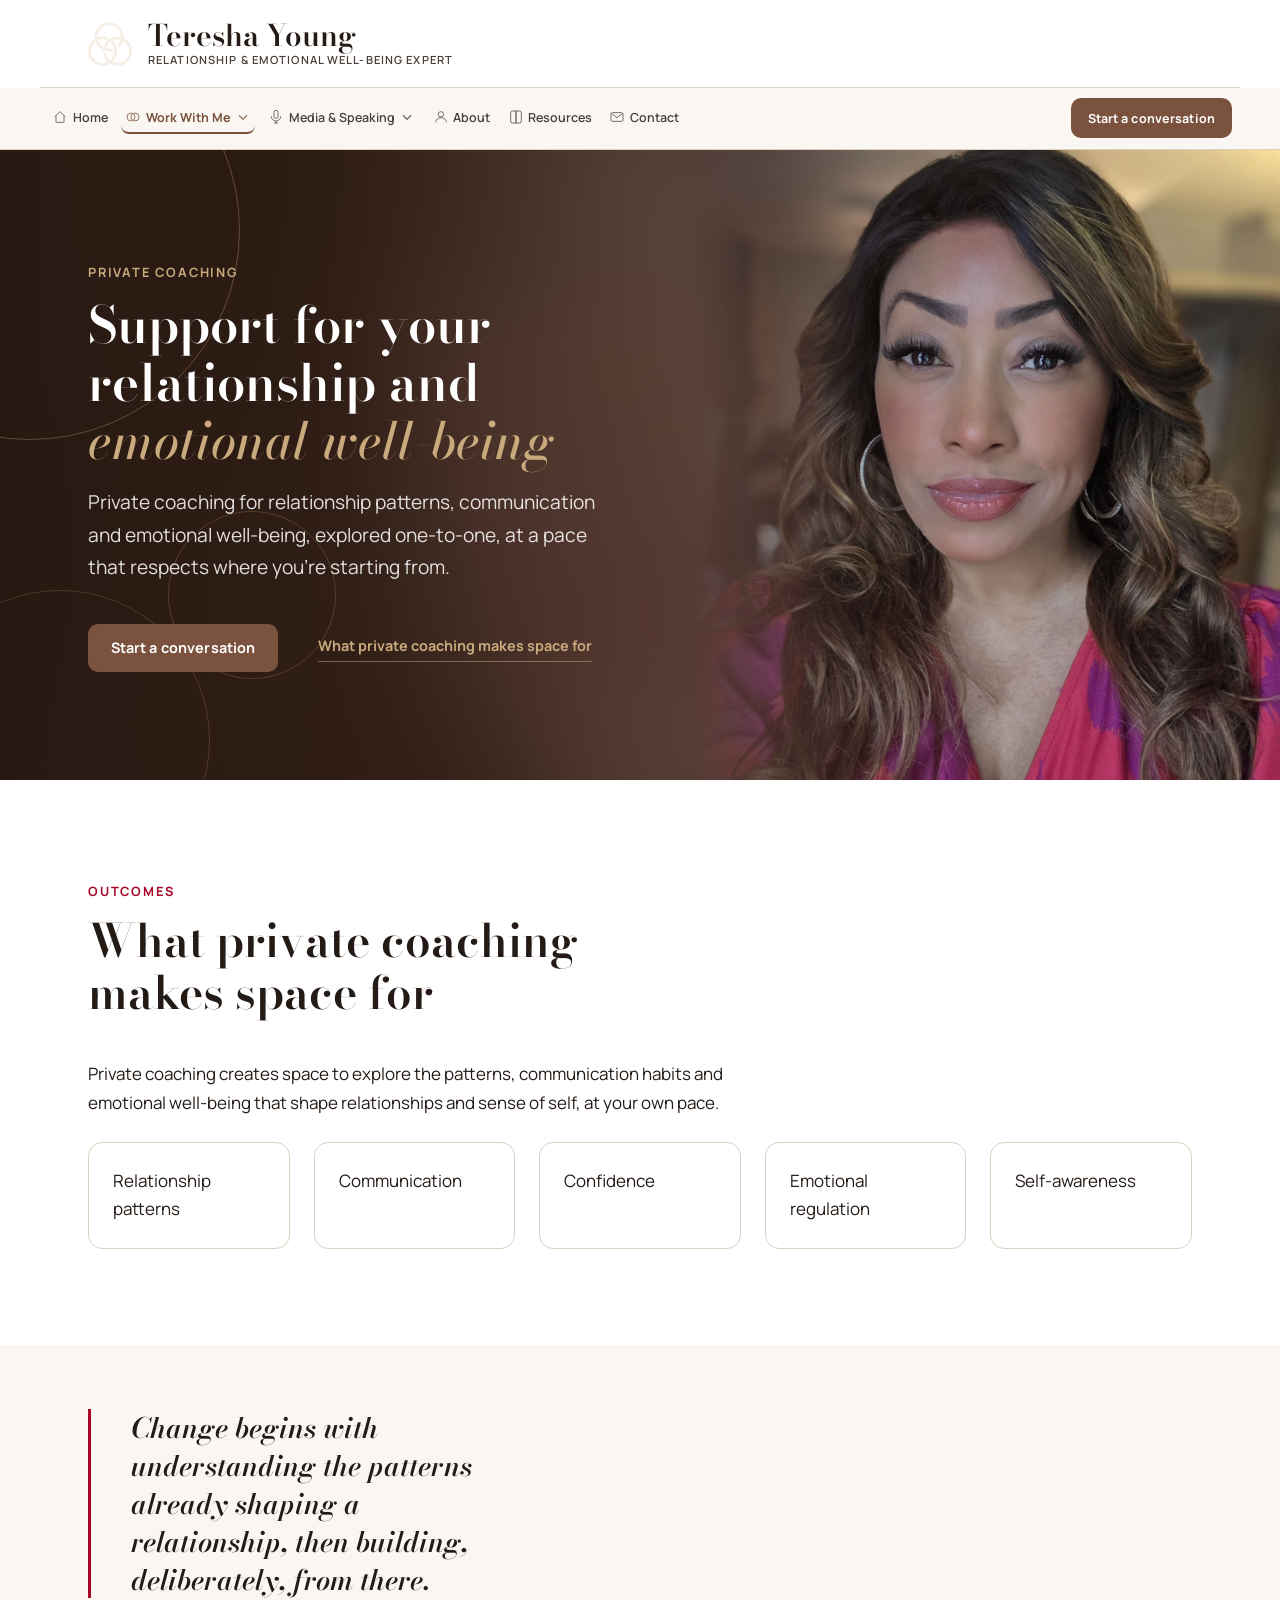
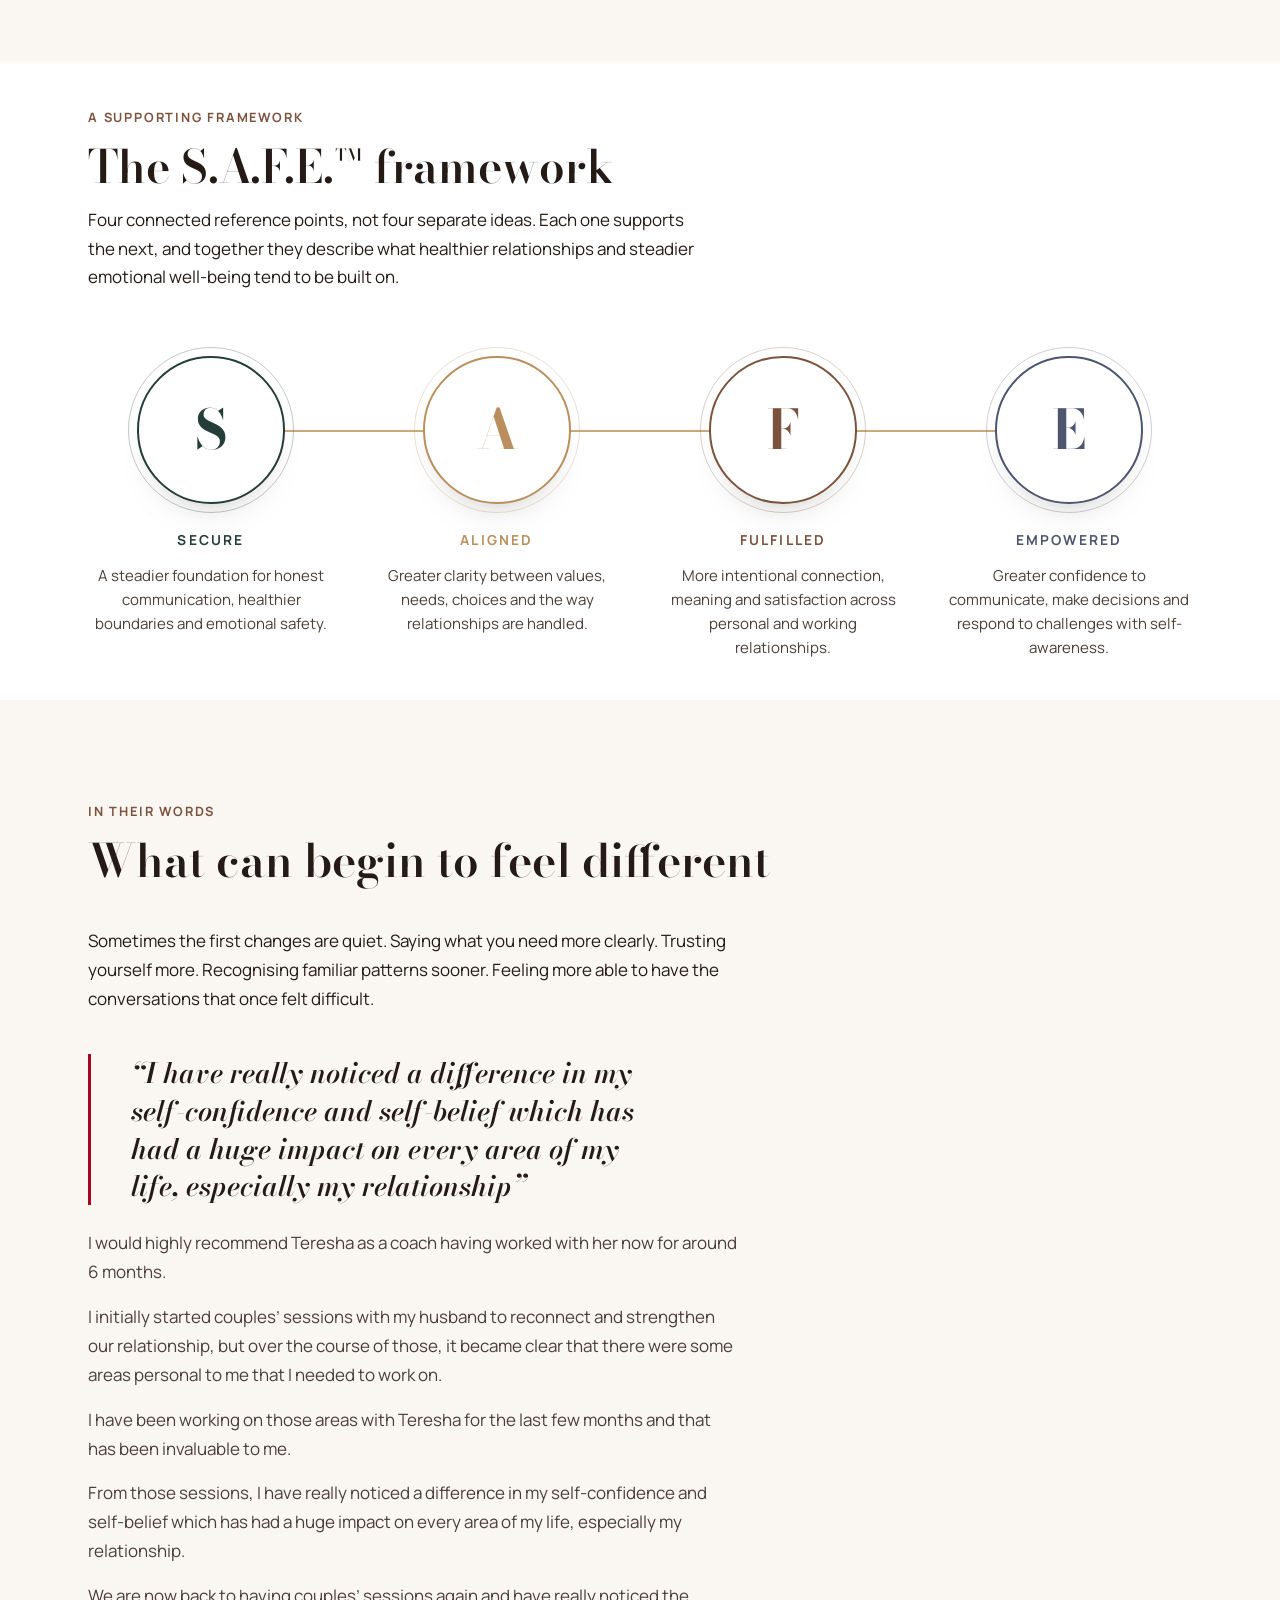
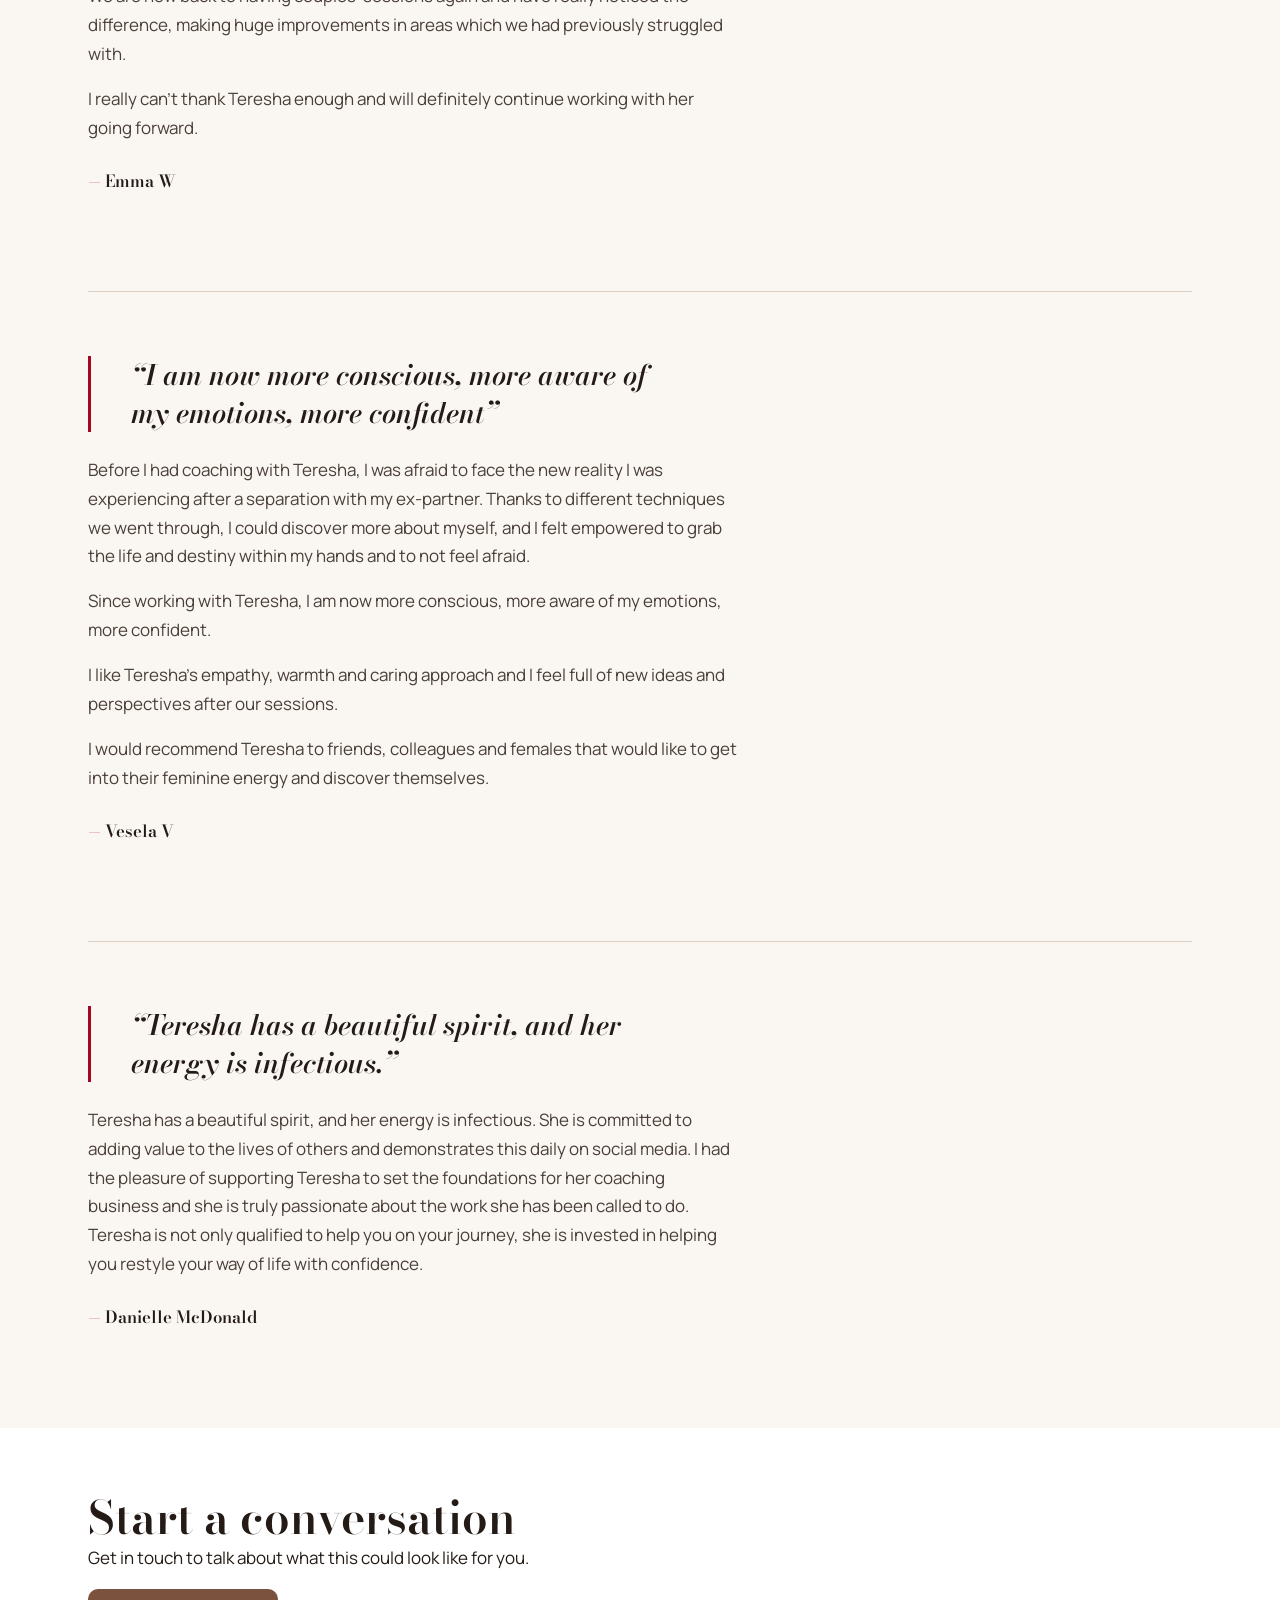
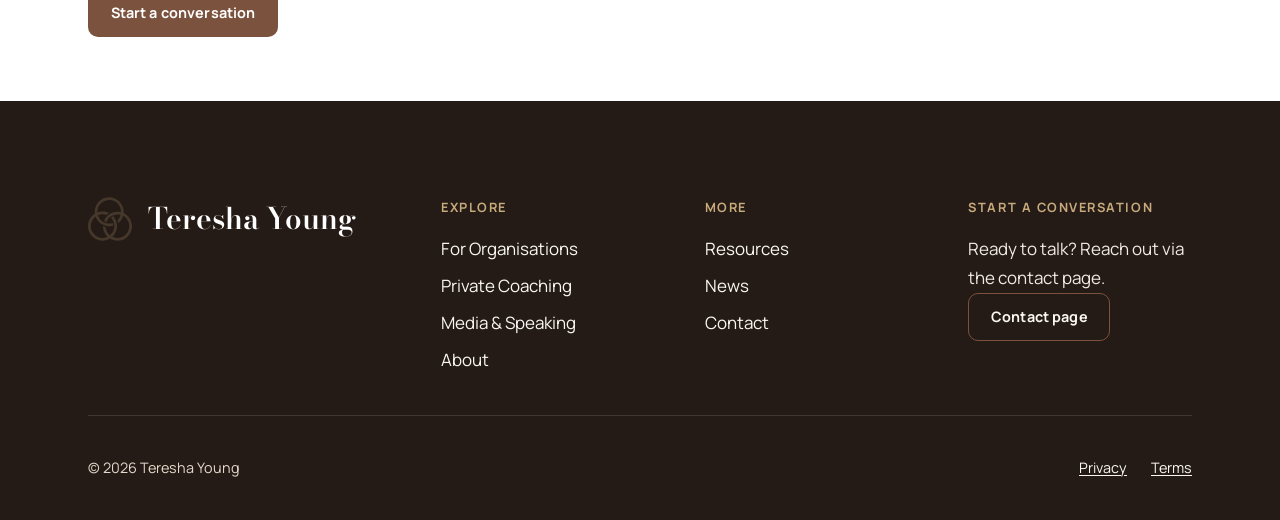
<file: private-coaching.html>
<!doctype html>
<html lang="en">
<head>
<meta charset="utf-8">
<meta name="viewport" content="width=device-width, initial-scale=1">
<title>Private Coaching — Teresha Young</title>
<meta name="description" content="Private relationship and emotional well-being coaching, one-to-one, at a pace that respects where you're starting from.">
<link rel="icon" href="assets/brand/logo.svg" type="image/svg+xml">
<link rel="preconnect" href="https://fonts.googleapis.com">
<link rel="preconnect" href="https://fonts.gstatic.com" crossorigin>
<link href="https://fonts.googleapis.com/css2?family=Bodoni+Moda:ital,wght@0,500;0,600;0,700;0,800;1,500;1,600&family=Manrope:wght@400;500;600;700;800&display=swap" rel="stylesheet">
<link rel="stylesheet" href="assets/css/styles.css">
</head>
<body data-page="private-coaching">
<a class="skip-link" href="#main">Skip to main content</a>

<header class="site-header" data-site-header>
  <div class="container brand-bar">
    <a class="brand" href="index.html">
      <img class="brand__mark" src="assets/brand/logo.svg" alt="" width="44" height="44">
      <span class="brand__name">Teresha Young<span>Relationship &amp; Emotional Well-being Expert</span></span>
    </a>
    <button class="nav-toggle" type="button" data-nav-toggle aria-expanded="false" aria-controls="site-nav">
      <span class="nav-toggle__bar"></span>
      <span class="nav-toggle__bar"></span>
      <span class="nav-toggle__bar"></span>
      <span class="visually-hidden">Menu</span>
    </button>
  </div>
  <nav class="nav-ribbon" id="site-nav" data-site-nav aria-label="Primary">
    <div class="container nav-ribbon__inner">
      <ul class="nav-ribbon__list" role="list">
        <li><a href="index.html"><svg viewBox="0 0 24 24" fill="none" stroke-width="1.5" aria-hidden="true"><path d="M4 11.5 12 4l8 7.5"/><path d="M6 10v9a1 1 0 0 0 1 1h10a1 1 0 0 0 1-1v-9"/></svg><span>Home</span></a></li>
        <li class="nav-parent" data-nav-parent>
          <button class="nav-parent__trigger is-active" type="button" aria-expanded="false" aria-controls="nav-menu-work" data-nav-trigger>
            <svg viewBox="0 0 24 24" fill="none" stroke-width="1.5" aria-hidden="true"><circle cx="9" cy="12" r="6"/><circle cx="15" cy="12" r="6"/></svg><span>Work With Me</span><svg class="nav-ribbon__chevron" viewBox="0 0 24 24" fill="none" stroke-width="2" aria-hidden="true"><path d="m6 9.5 6 6 6-6"/></svg>
          </button>
          <ul class="nav-menu" id="nav-menu-work" role="list" data-nav-menu>
            <li><a href="organisations.html"><svg viewBox="0 0 24 24" fill="none" stroke-width="1.5" aria-hidden="true"><rect x="3" y="7" width="18" height="12" rx="2"/><path d="M8 7V5a2 2 0 0 1 2-2h4a2 2 0 0 1 2 2v2"/></svg><span class="nav-menu__body"><span class="nav-menu__label">For Organisations</span><span class="nav-menu__desc">Relationship and emotional well-being work with teams.</span></span></a></li>
            <li><a href="private-coaching.html" aria-current="page"><svg viewBox="0 0 24 24" fill="none" stroke-width="1.5" aria-hidden="true"><circle cx="9" cy="12" r="6"/><circle cx="15" cy="12" r="6"/></svg><span class="nav-menu__body"><span class="nav-menu__label">Private Coaching</span><span class="nav-menu__desc">One-to-one support, at your own pace.</span></span></a></li>
          </ul>
        </li>
        <li class="nav-parent" data-nav-parent>
          <button class="nav-parent__trigger" type="button" aria-expanded="false" aria-controls="nav-menu-media" data-nav-trigger>
            <svg viewBox="0 0 24 24" fill="none" stroke-width="1.5" aria-hidden="true"><rect x="9" y="2" width="6" height="12" rx="3"/><path d="M5 11a7 7 0 0 0 14 0"/><path d="M12 18v3"/><path d="M9 21h6"/></svg><span>Media &amp; Speaking</span><svg class="nav-ribbon__chevron" viewBox="0 0 24 24" fill="none" stroke-width="2" aria-hidden="true"><path d="m6 9.5 6 6 6-6"/></svg>
          </button>
          <ul class="nav-menu" id="nav-menu-media" role="list" data-nav-menu>
            <li><a href="media-speaking.html"><svg viewBox="0 0 24 24" fill="none" stroke-width="1.5" aria-hidden="true"><rect x="9" y="2" width="6" height="12" rx="3"/><path d="M5 11a7 7 0 0 0 14 0"/><path d="M12 18v3"/><path d="M9 21h6"/></svg><span class="nav-menu__body"><span class="nav-menu__label">Media &amp; Speaking</span><span class="nav-menu__desc">Expert commentary, talks and the podcast.</span></span></a></li>
            <li><a href="news.html"><svg viewBox="0 0 24 24" fill="none" stroke-width="1.5" aria-hidden="true"><rect x="3.5" y="4" width="17" height="16" rx="1.5"/><path d="M7.5 8.5h9M7.5 12h9M7.5 15.5h5.5"/></svg><span class="nav-menu__body"><span class="nav-menu__label">News</span><span class="nav-menu__desc">Recent appearances, features and milestones.</span></span></a></li>
          </ul>
        </li>
        <li><a href="about.html"><svg viewBox="0 0 24 24" fill="none" stroke-width="1.5" aria-hidden="true"><circle cx="12" cy="8" r="4"/><path d="M4 20c0-4 3.5-7 8-7s8 3 8 7"/></svg><span>About</span></a></li>
        <li><a href="resources.html"><svg viewBox="0 0 24 24" fill="none" stroke-width="1.5" aria-hidden="true"><path d="M4 5.5A2.5 2.5 0 0 1 6.5 3H12v18H6.5A2.5 2.5 0 0 1 4 18.5v-13Z"/><path d="M20 5.5A2.5 2.5 0 0 0 17.5 3H12v18h5.5a2.5 2.5 0 0 0 2.5-2.5v-13Z"/></svg><span>Resources</span></a></li>
        <li><a href="contact.html"><svg viewBox="0 0 24 24" fill="none" stroke-width="1.5" aria-hidden="true"><rect x="3" y="5.5" width="18" height="13" rx="2"/><path d="m4 7 8 6 8-6"/></svg><span>Contact</span></a></li>
      </ul>
      <a class="btn btn-primary nav-ribbon__cta" href="contact.html">Start a conversation</a>
    </div>
  </nav>
</header>

<main id="main">

  <!-- ============================================================ -->
  <!-- PRIVATE COACHING HERO — one continuous photographic           -->
  <!-- composition, not a text panel beside an image panel. A blurred -->
  <!-- continuation of the same approved photograph fills the whole   -->
  <!-- frame, the sharp portrait sits right behind a soft mask, and a -->
  <!-- walnut gradient develops across the left so the copy reads as  -->
  <!-- part of the photograph. Warmer and more intimate than the      -->
  <!-- Organisations and Homepage heroes, and deliberately static.    -->
  <!-- ============================================================ -->
  <section class="pc-hero">
    <div class="pc-hero__ambient" aria-hidden="true"></div>

    <div class="pc-hero__photo">
      <img src="assets/teresha/private-coaching-hero.jpg"
           alt="Teresha Young, Relationship &amp; Emotional Well-being Expert"
           width="1400" height="1867" loading="eager" fetchpriority="high" decoding="async">
    </div>

    <div class="pc-hero__scrim" aria-hidden="true"></div>

    <!-- Restrained connection geometry, far left, well clear of her face -->
    <div class="pc-hero__rings" aria-hidden="true"><span></span><span></span><span></span></div>

    <div class="container pc-hero__content">
      <p class="eyebrow pc-hero__eyebrow">Private Coaching</p>
      <h1 class="pc-hero__title">Support for your relationship and <em>emotional well-being</em></h1>
      <p class="pc-hero__lede">Private coaching for relationship patterns, communication and emotional well-being, explored one-to-one, at a pace that respects where you&rsquo;re starting from.</p>
      <!-- The early Emma W excerpt that previously sat here has been removed
           this stage, along with its heading, attribution and figure
           container. Her full testimonial remains published in the
           testimonial section further down the page. -->
      <div class="pc-hero__actions">
        <a class="btn btn-primary" href="contact.html">Start a conversation</a>
        <a class="pc-hero__secondary" href="#private-outcomes-heading">What private coaching makes space for</a>
      </div>
    </div>
  </section>

  <section class="section" aria-labelledby="private-outcomes-heading">
    <div class="container">
      <div class="section-header">
        <p class="eyebrow">Outcomes</p>
        <h2 id="private-outcomes-heading">What private coaching makes space for</h2>
      </div>
      <p>Private coaching creates space to explore the patterns, communication habits and emotional well-being that shape relationships and sense of self, at your own pace.</p>
      <ul class="list-plain list-plain--inline" role="list" style="margin-top: var(--space-md);">
        <li class="card">Relationship patterns</li>
        <li class="card">Communication</li>
        <li class="card">Confidence</li>
        <li class="card">Emotional regulation</li>
        <li class="card">Self-awareness</li>
      </ul>
    </div>
  </section>

  <section class="section section--tight section--muted" aria-labelledby="private-quote-heading">
    <div class="container">
      <h2 id="private-quote-heading" class="visually-hidden">A grounding approach</h2>
      <blockquote class="pull-quote">
        <p>Change begins with understanding the patterns already shaping a relationship, then building, deliberately, from there.</p>
      </blockquote>
    </div>
  </section>

  <section class="section section--snug" aria-labelledby="safe-heading">
    <div class="container">
      <p class="eyebrow" style="color: var(--color-walnut);">A supporting framework</p>
      <h2 id="safe-heading">The S.A.F.E.&trade; framework</h2>
      <p class="safe-diagram__intro">Four connected reference points, not four separate ideas. Each one supports the next, and together they describe what healthier relationships and steadier emotional well-being tend to be built on.</p>
      <!-- Shared component: identical markup, copy, geometry, colours and
           responsive behaviour to the Homepage S.A.F.E.™ section. -->
      <div class="safe-web">
        <span class="safe-web__path" aria-hidden="true"></span>
        <div class="safe-web__nodes">
          <div class="safe-web__node">
            <span class="safe-web__ring"><span class="safe-web__letter">S</span></span>
            <span class="safe-web__word">Secure</span>
            <p class="safe-web__copy">A steadier foundation for honest communication, healthier boundaries and emotional safety.</p>
          </div>
          <div class="safe-web__node">
            <span class="safe-web__ring"><span class="safe-web__letter">A</span></span>
            <span class="safe-web__word">Aligned</span>
            <p class="safe-web__copy">Greater clarity between values, needs, choices and the way relationships are handled.</p>
          </div>
          <div class="safe-web__node">
            <span class="safe-web__ring"><span class="safe-web__letter">F</span></span>
            <span class="safe-web__word">Fulfilled</span>
            <p class="safe-web__copy">More intentional connection, meaning and satisfaction across personal and working relationships.</p>
          </div>
          <div class="safe-web__node">
            <span class="safe-web__ring"><span class="safe-web__letter">E</span></span>
            <span class="safe-web__word">Empowered</span>
            <p class="safe-web__copy">Greater confidence to communicate, make decisions and respond to challenges with self-awareness.</p>
          </div>
        </div>
      </div>
    </div>
  </section>

  <section class="section section--muted" aria-labelledby="testimonials-heading">
    <div class="container">
      <div class="section-header">
        <p class="eyebrow" style="color: var(--color-walnut);">In their words</p>
        <h2 id="testimonials-heading">What can begin to feel different</h2>
      </div>
      <p>Sometimes the first changes are quiet. Saying what you need more clearly. Trusting yourself more. Recognising familiar patterns sooner. Feeling more able to have the conversations that once felt difficult.</p>
      <div class="testimonials">
        <figure class="testimonial">
          <blockquote class="pull-quote">
            <p>&ldquo;I have really noticed a difference in my self-confidence and self-belief which has had a huge impact on every area of my life, especially my relationship&rdquo;</p>
          </blockquote>
          <div class="testimonial__body">
            <p>I would highly recommend Teresha as a coach having worked with her now for around 6 months.</p>
            <p>I initially started couples&rsquo; sessions with my husband to reconnect and strengthen our relationship, but over the course of those, it became clear that there were some areas personal to me that I needed to work on.</p>
            <p>I have been working on those areas with Teresha for the last few months and that has been invaluable to me.</p>
            <p>From those sessions, I have really noticed a difference in my self-confidence and self-belief which has had a huge impact on every area of my life, especially my relationship.</p>
            <p>We are now back to having couples&rsquo; sessions again and have really noticed the difference, making huge improvements in areas which we had previously struggled with.</p>
            <p>I really can&rsquo;t thank Teresha enough and will definitely continue working with her going forward.</p>
          </div>
          <figcaption class="testimonial__attribution">Emma W</figcaption>
        </figure>

        <figure class="testimonial">
          <blockquote class="pull-quote">
            <p>&ldquo;I am now more conscious, more aware of my emotions, more confident&rdquo;</p>
          </blockquote>
          <div class="testimonial__body">
            <p>Before I had coaching with Teresha, I was afraid to face the new reality I was experiencing after a separation with my ex-partner. Thanks to different techniques we went through, I could discover more about myself, and I felt empowered to grab the life and destiny within my hands and to not feel afraid.</p>
            <p>Since working with Teresha, I am now more conscious, more aware of my emotions, more confident.</p>
            <p>I like Teresha&rsquo;s empathy, warmth and caring approach and I feel full of new ideas and perspectives after our sessions.</p>
            <p>I would recommend Teresha to friends, colleagues and females that would like to get into their feminine energy and discover themselves.</p>
          </div>
          <figcaption class="testimonial__attribution">Vesela V</figcaption>
        </figure>

        <figure class="testimonial">
          <blockquote class="pull-quote">
            <p>&ldquo;Teresha has a beautiful spirit, and her energy is infectious.&rdquo;</p>
          </blockquote>
          <div class="testimonial__body">
            <p>Teresha has a beautiful spirit, and her energy is infectious. She is committed to adding value to the lives of others and demonstrates this daily on social media. I had the pleasure of supporting Teresha to set the foundations for her coaching business and she is truly passionate about the work she has been called to do. Teresha is not only qualified to help you on your journey, she is invested in helping you restyle your way of life with confidence.</p>
          </div>
          <figcaption class="testimonial__attribution">Danielle McDonald</figcaption>
        </figure>
      </div>
    </div>
  </section>

  <section class="section section--tight" aria-labelledby="private-cta-heading">
    <div class="container">
      <h2 id="private-cta-heading">Start a conversation</h2>
      <p>Get in touch to talk about what this could look like for you.</p>
      <p><a class="btn btn-primary" href="contact.html">Start a conversation</a></p>
    </div>
  </section>

</main>

<footer class="site-footer">
  <div class="container">
    <div class="site-footer__grid">
      <div class="site-footer__brand">
        <a class="brand" href="index.html">
          <img class="brand__mark" src="assets/brand/logo.svg" alt="" width="34" height="34">
          <span class="brand__name" style="color:#fff;">Teresha Young</span>
        </a>
      </div>
      <nav aria-label="Explore">
        <p class="site-footer__heading">Explore</p>
        <ul class="site-footer__list" role="list">
          <li><a href="organisations.html">For Organisations</a></li>
          <li><a href="private-coaching.html">Private Coaching</a></li>
          <li><a href="media-speaking.html">Media &amp; Speaking</a></li>
          <li><a href="about.html">About</a></li>
        </ul>
      </nav>
      <nav aria-label="More">
        <p class="site-footer__heading">More</p>
        <ul class="site-footer__list" role="list">
          <li><a href="resources.html">Resources</a></li>
          <li><a href="news.html">News</a></li>
          <li><a href="contact.html">Contact</a></li>
        </ul>
      </nav>
      <div>
        <p class="site-footer__heading">Start a conversation</p>
        <p>Ready to talk? Reach out via the contact page.</p>
        <a class="btn btn-secondary" href="contact.html">Contact page</a>
      </div>
    </div>
    <div class="site-footer__bottom">
      <p>&copy; 2026 Teresha Young</p>
      <div class="site-footer__legal-links">
        <a href="privacy.html">Privacy</a>
        <a href="terms.html">Terms</a>
      </div>
    </div>
  </div>
</footer>

<script src="assets/js/config.js"></script>
<script src="assets/js/main.js"></script>
</body>
</html>
</file>
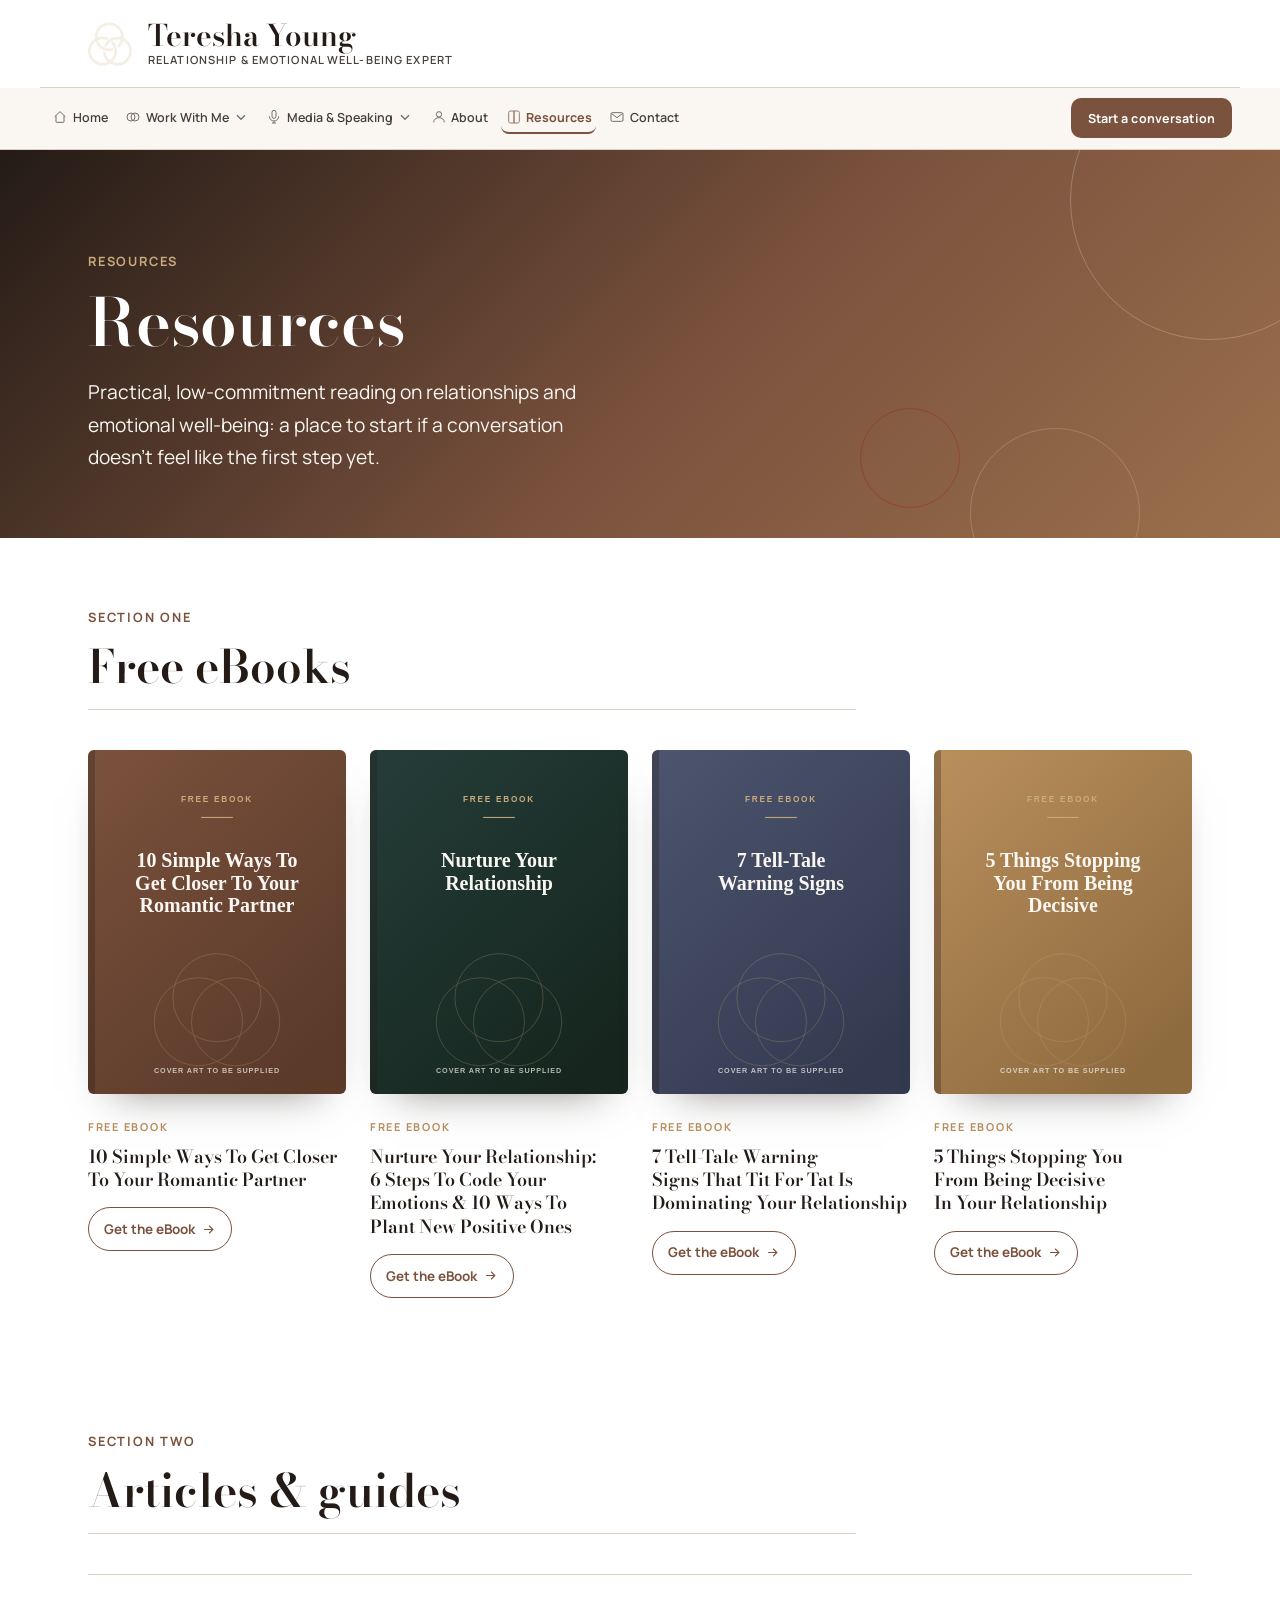
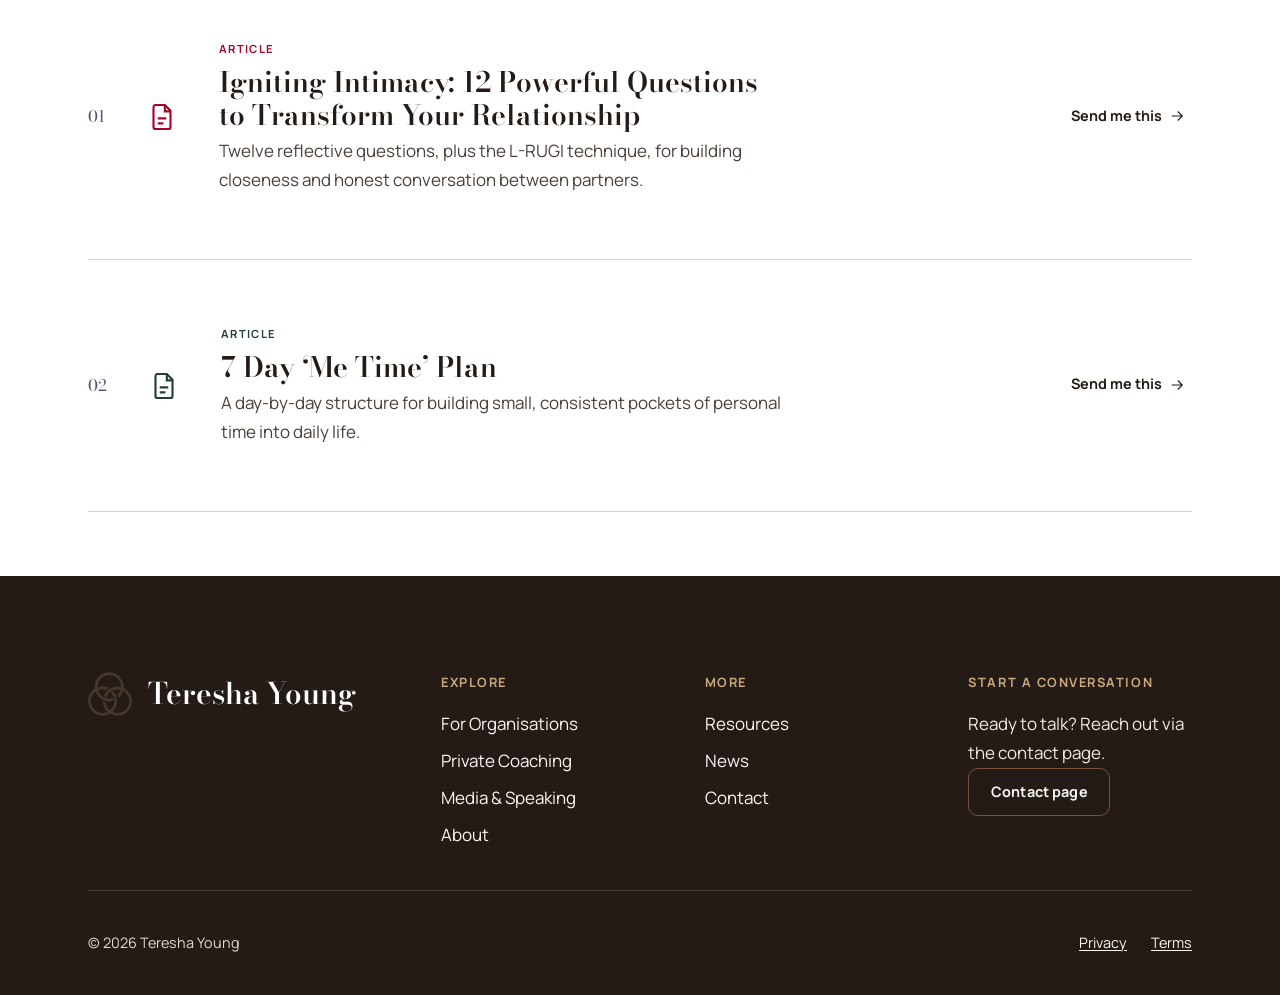
<file: resources.html>
<!doctype html>
<html lang="en">
<head>
<meta charset="utf-8">
<meta name="viewport" content="width=device-width, initial-scale=1">
<title>Resources — Teresha Young</title>
<meta name="description" content="Practical resources on relationships and emotional well-being, a place to start.">
<link rel="icon" href="assets/brand/logo.svg" type="image/svg+xml">
<link rel="preconnect" href="https://fonts.googleapis.com">
<link rel="preconnect" href="https://fonts.gstatic.com" crossorigin>
<link href="https://fonts.googleapis.com/css2?family=Bodoni+Moda:ital,wght@0,500;0,600;0,700;0,800;1,500;1,600&family=Manrope:wght@400;500;600;700;800&display=swap" rel="stylesheet">
<link rel="stylesheet" href="assets/css/styles.css">
</head>
<body data-page="resources">
<a class="skip-link" href="#main">Skip to main content</a>

<header class="site-header" data-site-header>
  <div class="container brand-bar">
    <a class="brand" href="index.html">
      <img class="brand__mark" src="assets/brand/logo.svg" alt="" width="44" height="44">
      <span class="brand__name">Teresha Young<span>Relationship &amp; Emotional Well-being Expert</span></span>
    </a>
    <button class="nav-toggle" type="button" data-nav-toggle aria-expanded="false" aria-controls="site-nav">
      <span class="nav-toggle__bar"></span>
      <span class="nav-toggle__bar"></span>
      <span class="nav-toggle__bar"></span>
      <span class="visually-hidden">Menu</span>
    </button>
  </div>
  <nav class="nav-ribbon" id="site-nav" data-site-nav aria-label="Primary">
    <div class="container nav-ribbon__inner">
      <ul class="nav-ribbon__list" role="list">
        <li><a href="index.html"><svg viewBox="0 0 24 24" fill="none" stroke-width="1.5" aria-hidden="true"><path d="M4 11.5 12 4l8 7.5"/><path d="M6 10v9a1 1 0 0 0 1 1h10a1 1 0 0 0 1-1v-9"/></svg><span>Home</span></a></li>
        <li class="nav-parent" data-nav-parent>
          <button class="nav-parent__trigger" type="button" aria-expanded="false" aria-controls="nav-menu-work" data-nav-trigger>
            <svg viewBox="0 0 24 24" fill="none" stroke-width="1.5" aria-hidden="true"><circle cx="9" cy="12" r="6"/><circle cx="15" cy="12" r="6"/></svg><span>Work With Me</span><svg class="nav-ribbon__chevron" viewBox="0 0 24 24" fill="none" stroke-width="2" aria-hidden="true"><path d="m6 9.5 6 6 6-6"/></svg>
          </button>
          <ul class="nav-menu" id="nav-menu-work" role="list" data-nav-menu>
            <li><a href="organisations.html"><svg viewBox="0 0 24 24" fill="none" stroke-width="1.5" aria-hidden="true"><rect x="3" y="7" width="18" height="12" rx="2"/><path d="M8 7V5a2 2 0 0 1 2-2h4a2 2 0 0 1 2 2v2"/></svg><span class="nav-menu__body"><span class="nav-menu__label">For Organisations</span><span class="nav-menu__desc">Relationship and emotional well-being work with teams.</span></span></a></li>
            <li><a href="private-coaching.html"><svg viewBox="0 0 24 24" fill="none" stroke-width="1.5" aria-hidden="true"><circle cx="9" cy="12" r="6"/><circle cx="15" cy="12" r="6"/></svg><span class="nav-menu__body"><span class="nav-menu__label">Private Coaching</span><span class="nav-menu__desc">One-to-one support, at your own pace.</span></span></a></li>
          </ul>
        </li>
        <li class="nav-parent" data-nav-parent>
          <button class="nav-parent__trigger" type="button" aria-expanded="false" aria-controls="nav-menu-media" data-nav-trigger>
            <svg viewBox="0 0 24 24" fill="none" stroke-width="1.5" aria-hidden="true"><rect x="9" y="2" width="6" height="12" rx="3"/><path d="M5 11a7 7 0 0 0 14 0"/><path d="M12 18v3"/><path d="M9 21h6"/></svg><span>Media &amp; Speaking</span><svg class="nav-ribbon__chevron" viewBox="0 0 24 24" fill="none" stroke-width="2" aria-hidden="true"><path d="m6 9.5 6 6 6-6"/></svg>
          </button>
          <ul class="nav-menu" id="nav-menu-media" role="list" data-nav-menu>
            <li><a href="media-speaking.html"><svg viewBox="0 0 24 24" fill="none" stroke-width="1.5" aria-hidden="true"><rect x="9" y="2" width="6" height="12" rx="3"/><path d="M5 11a7 7 0 0 0 14 0"/><path d="M12 18v3"/><path d="M9 21h6"/></svg><span class="nav-menu__body"><span class="nav-menu__label">Media &amp; Speaking</span><span class="nav-menu__desc">Expert commentary, talks and the podcast.</span></span></a></li>
            <li><a href="news.html"><svg viewBox="0 0 24 24" fill="none" stroke-width="1.5" aria-hidden="true"><rect x="3.5" y="4" width="17" height="16" rx="1.5"/><path d="M7.5 8.5h9M7.5 12h9M7.5 15.5h5.5"/></svg><span class="nav-menu__body"><span class="nav-menu__label">News</span><span class="nav-menu__desc">Recent appearances, features and milestones.</span></span></a></li>
          </ul>
        </li>
        <li><a href="about.html"><svg viewBox="0 0 24 24" fill="none" stroke-width="1.5" aria-hidden="true"><circle cx="12" cy="8" r="4"/><path d="M4 20c0-4 3.5-7 8-7s8 3 8 7"/></svg><span>About</span></a></li>
        <li><a href="resources.html" aria-current="page"><svg viewBox="0 0 24 24" fill="none" stroke-width="1.5" aria-hidden="true"><path d="M4 5.5A2.5 2.5 0 0 1 6.5 3H12v18H6.5A2.5 2.5 0 0 1 4 18.5v-13Z"/><path d="M20 5.5A2.5 2.5 0 0 0 17.5 3H12v18h5.5a2.5 2.5 0 0 0 2.5-2.5v-13Z"/></svg><span>Resources</span></a></li>
        <li><a href="contact.html"><svg viewBox="0 0 24 24" fill="none" stroke-width="1.5" aria-hidden="true"><rect x="3" y="5.5" width="18" height="13" rx="2"/><path d="m4 7 8 6 8-6"/></svg><span>Contact</span></a></li>
      </ul>
      <a class="btn btn-primary nav-ribbon__cta" href="contact.html">Start a conversation</a>
    </div>
  </nav>
</header>

<main id="main">

  <section class="page-hero page-hero--resources">
    <div class="page-hero__circles" aria-hidden="true"><span></span><span></span><span></span></div>
    <div class="container page-hero__content">
      <p class="eyebrow" style="color: var(--color-gold);">Resources</p>
      <h1>Resources</h1>
      <p class="hero__lede" style="color: var(--color-stone-100);">Practical, low-commitment reading on relationships and emotional well-being: a place to start if a conversation doesn't feel like the first step yet.</p>
    </div>
  </section>

  <!-- ============================================================ -->
  <!-- SECTION 1 — FREE EBOOKS                                        -->
  <!--                                                                -->
  <!-- Resources is the ONLY page where the eBooks appear. They must    -->
  <!-- never be placed on news.html.                                   -->
  <!--                                                                -->
  <!-- Every cover is a designed placeholder at book-cover proportions  -->
  <!-- from assets/placeholders/. No high-resolution cover file has     -->
  <!-- been supplied for any of the four, and nothing has been cropped  -->
  <!-- out of the supplied reference screenshot. See                    -->
  <!-- docs/asset-manifest.md for the required source files.            -->
  <!-- ============================================================ -->
  <section class="section section--tight resource-section" aria-labelledby="ebooks-heading">
    <div class="container">
      <div class="section-header resource-section__header">
        <p class="eyebrow">Section one</p>
        <h2 id="ebooks-heading">Free eBooks</h2>
      </div>
      <div class="ebook-grid">

        <article class="ebook-card">
          <div class="ebook-card__cover">
            <img src="assets/placeholders/ebook-01.svg" alt="Placeholder cover for 10 Simple Ways To Get Closer To Your Romantic Partner" width="760" height="1000" loading="lazy" decoding="async">
          </div>
          <p class="ebook-card__tag">Free eBook</p>
          <h3 class="ebook-card__title">10 Simple Ways To Get Closer To Your Romantic Partner</h3>
          <button class="ebook-card__action" type="button" data-gate-open="10 Simple Ways To Get Closer To Your Romantic Partner">
            Get the eBook
            <svg viewBox="0 0 24 24" aria-hidden="true"><path d="M5 12h14M13 6l6 6-6 6"/></svg>
          </button>
        </article>

        <article class="ebook-card">
          <div class="ebook-card__cover">
            <img src="assets/placeholders/ebook-02.svg" alt="Placeholder cover for Nurture Your Relationship" width="760" height="1000" loading="lazy" decoding="async">
          </div>
          <p class="ebook-card__tag">Free eBook</p>
          <h3 class="ebook-card__title">Nurture Your Relationship: 6 Steps To Code Your Emotions &amp; 10 Ways To Plant New Positive Ones</h3>
          <button class="ebook-card__action" type="button" data-gate-open="Nurture Your Relationship: 6 Steps To Code Your Emotions &amp; 10 Ways To Plant New Positive Ones">
            Get the eBook
            <svg viewBox="0 0 24 24" aria-hidden="true"><path d="M5 12h14M13 6l6 6-6 6"/></svg>
          </button>
        </article>

        <article class="ebook-card">
          <div class="ebook-card__cover">
            <img src="assets/placeholders/ebook-03.svg" alt="Placeholder cover for 7 Tell-Tale Warning Signs That Tit For Tat Is Dominating Your Relationship" width="760" height="1000" loading="lazy" decoding="async">
          </div>
          <p class="ebook-card__tag">Free eBook</p>
          <h3 class="ebook-card__title">7 Tell-Tale Warning Signs That Tit For Tat Is Dominating Your Relationship</h3>
          <button class="ebook-card__action" type="button" data-gate-open="7 Tell-Tale Warning Signs That Tit For Tat Is Dominating Your Relationship">
            Get the eBook
            <svg viewBox="0 0 24 24" aria-hidden="true"><path d="M5 12h14M13 6l6 6-6 6"/></svg>
          </button>
        </article>

        <article class="ebook-card">
          <div class="ebook-card__cover">
            <img src="assets/placeholders/ebook-04.svg" alt="Placeholder cover for 5 Things Stopping You From Being Decisive In Your Relationship" width="760" height="1000" loading="lazy" decoding="async">
          </div>
          <p class="ebook-card__tag">Free eBook</p>
          <h3 class="ebook-card__title">5 Things Stopping You From Being Decisive In Your Relationship</h3>
          <button class="ebook-card__action" type="button" data-gate-open="5 Things Stopping You From Being Decisive In Your Relationship">
            Get the eBook
            <svg viewBox="0 0 24 24" aria-hidden="true"><path d="M5 12h14M13 6l6 6-6 6"/></svg>
          </button>
        </article>

      </div>
    </div>
  </section>

  <!-- ============================================================ -->
  <!-- SECTION 2 — ARTICLES & GUIDES                                  -->
  <!--                                                                -->
  <!-- Both native article pages under resources/ remain in the        -->
  <!-- repository with their full content intact. The listing here is  -->
  <!-- gated with the same prototype form as the eBooks, shown inline  -->
  <!-- beneath the selected entry rather than in a modal.              -->
  <!-- ============================================================ -->
  <section class="section section--tight resource-section" aria-labelledby="resources-list-heading">
    <div class="container">
      <div class="section-header resource-section__header">
        <p class="eyebrow">Section two</p>
        <h2 id="resources-list-heading">Articles &amp; guides</h2>
      </div>
      <ul class="resource-list" role="list">
        <li class="resource-card" style="--resource-color: var(--color-berry);">
          <span class="resource-card__num" aria-hidden="true">01</span>
          <svg class="resource-card__icon" viewBox="0 0 24 24" fill="none" stroke="currentColor" stroke-width="1.5" aria-hidden="true"><path d="M7 3.5h7l4 4V19a1.5 1.5 0 0 1-1.5 1.5h-9A1.5 1.5 0 0 1 6 19V5A1.5 1.5 0 0 1 7 3.5Z"/><path d="M14 3.5V8h4.2"/><path d="M9 13h6M9 16.5h4"/></svg>
          <span class="resource-card__body">
            <span class="resource-card__tag">Article</span>
            <h3>Igniting Intimacy: 12 Powerful Questions to Transform Your Relationship</h3>
            <p class="resource-card__desc">Twelve reflective questions, plus the L-RUGI technique, for building closeness and honest conversation between partners.</p>
          </span>
          <button class="resource-card__action" type="button" aria-controls="gate-igniting-intimacy" data-gate-inline-toggle>
            Send me this
            <svg viewBox="0 0 24 24" fill="none" stroke="currentColor" stroke-width="1.5" aria-hidden="true"><path d="M5 12h14M13 6l6 6-6 6"/></svg>
          </button>

          <div class="gate-inline" id="gate-igniting-intimacy">
            <p class="gate-inline__heading">Igniting Intimacy: 12 Powerful Questions</p>
            <form class="gate-form" novalidate data-gate-inline-form>
              <div class="gate-form__fields">
                <div class="gate-form__field">
                  <label class="gate-form__label" for="ii-name">Name</label>
                  <input class="gate-form__input" id="ii-name" name="name" type="text" autocomplete="name" aria-describedby="ii-name-error" data-gate-field>
                  <span class="gate-form__error" id="ii-name-error" role="alert"></span>
                </div>
                <div class="gate-form__field">
                  <label class="gate-form__label" for="ii-email">Email address</label>
                  <input class="gate-form__input" id="ii-email" name="email" type="email" autocomplete="email" aria-describedby="ii-email-error" data-gate-field>
                  <span class="gate-form__error" id="ii-email-error" role="alert"></span>
                </div>
              </div>
              <button class="btn btn-primary gate-form__submit" type="submit">Send me the resource</button>
              <div class="gate-form__confirmation" data-gate-confirmation>
                <svg viewBox="0 0 24 24" aria-hidden="true"><path d="M20 6.5 9.5 17 4 11.5"/></svg>
                <p>Thanks. The resource has been sent to your email address.</p>
              </div>
            </form>
          </div>
        </li>

        <li class="resource-card" style="--resource-color: var(--color-forest);">
          <span class="resource-card__num" aria-hidden="true">02</span>
          <svg class="resource-card__icon" viewBox="0 0 24 24" fill="none" stroke="currentColor" stroke-width="1.5" aria-hidden="true"><path d="M7 3.5h7l4 4V19a1.5 1.5 0 0 1-1.5 1.5h-9A1.5 1.5 0 0 1 6 19V5A1.5 1.5 0 0 1 7 3.5Z"/><path d="M14 3.5V8h4.2"/><path d="M9 13h6M9 16.5h4"/></svg>
          <span class="resource-card__body">
            <span class="resource-card__tag">Article</span>
            <h3>7 Day &lsquo;Me Time&rsquo; Plan</h3>
            <p class="resource-card__desc">A day-by-day structure for building small, consistent pockets of personal time into daily life.</p>
          </span>
          <button class="resource-card__action" type="button" aria-controls="gate-me-time" data-gate-inline-toggle>
            Send me this
            <svg viewBox="0 0 24 24" fill="none" stroke="currentColor" stroke-width="1.5" aria-hidden="true"><path d="M5 12h14M13 6l6 6-6 6"/></svg>
          </button>

          <div class="gate-inline" id="gate-me-time">
            <p class="gate-inline__heading">7 Day &lsquo;Me Time&rsquo; Plan</p>
            <form class="gate-form" novalidate data-gate-inline-form>
              <div class="gate-form__fields">
                <div class="gate-form__field">
                  <label class="gate-form__label" for="mt-name">Name</label>
                  <input class="gate-form__input" id="mt-name" name="name" type="text" autocomplete="name" aria-describedby="mt-name-error" data-gate-field>
                  <span class="gate-form__error" id="mt-name-error" role="alert"></span>
                </div>
                <div class="gate-form__field">
                  <label class="gate-form__label" for="mt-email">Email address</label>
                  <input class="gate-form__input" id="mt-email" name="email" type="email" autocomplete="email" aria-describedby="mt-email-error" data-gate-field>
                  <span class="gate-form__error" id="mt-email-error" role="alert"></span>
                </div>
              </div>
              <button class="btn btn-primary gate-form__submit" type="submit">Send me the resource</button>
              <div class="gate-form__confirmation" data-gate-confirmation>
                <svg viewBox="0 0 24 24" aria-hidden="true"><path d="M20 6.5 9.5 17 4 11.5"/></svg>
                <p>Thanks. The resource has been sent to your email address.</p>
              </div>
            </form>
          </div>
        </li>
      </ul>
    </div>
  </section>

</main>

<!-- ============================================================ -->
<!-- EBOOK GATE — PROTOTYPE ONLY.                                    -->
<!--                                                                -->
<!-- Nothing entered here is transmitted, stored, persisted or       -->
<!-- written to localStorage. No email is sent, no CRM or mailing     -->
<!-- platform is connected, and no database or API is called. The     -->
<!-- acknowledgement is a visual mockup of a delivery that does not   -->
<!-- exist yet; production email delivery is still outstanding work.  -->
<!-- See docs/open-decisions.md.                                     -->
<!-- ============================================================ -->
<div class="gate-modal" role="dialog" aria-modal="true" aria-labelledby="gate-modal-title" data-gate-modal hidden>
  <div class="gate-modal__panel">
    <button class="gate-modal__close" type="button" data-gate-close>
      <svg viewBox="0 0 24 24" aria-hidden="true"><path d="M6 6l12 12M18 6 6 18"/></svg>
      <span class="visually-hidden">Close</span>
    </button>
    <p class="gate-modal__eyebrow">Free eBook</p>
    <h2 class="gate-modal__title" id="gate-modal-title"><span data-gate-title>this resource</span></h2>
    <form class="gate-form" novalidate>
      <div class="gate-form__fields">
        <div class="gate-form__field">
          <label class="gate-form__label" for="gate-name">Name</label>
          <input class="gate-form__input" id="gate-name" name="name" type="text" autocomplete="name" aria-describedby="gate-name-error" data-gate-field>
          <span class="gate-form__error" id="gate-name-error" role="alert"></span>
        </div>
        <div class="gate-form__field">
          <label class="gate-form__label" for="gate-email">Email address</label>
          <input class="gate-form__input" id="gate-email" name="email" type="email" autocomplete="email" aria-describedby="gate-email-error" data-gate-field>
          <span class="gate-form__error" id="gate-email-error" role="alert"></span>
        </div>
      </div>
      <button class="btn btn-primary gate-form__submit" type="submit">Send me the resource</button>
      <div class="gate-form__confirmation" data-gate-confirmation>
        <svg viewBox="0 0 24 24" aria-hidden="true"><path d="M20 6.5 9.5 17 4 11.5"/></svg>
        <p>Thanks. The resource has been sent to your email address.</p>
      </div>
    </form>
  </div>
</div>

<footer class="site-footer">
  <div class="container">
    <div class="site-footer__grid">
      <div class="site-footer__brand">
        <a class="brand" href="index.html">
          <img class="brand__mark" src="assets/brand/logo.svg" alt="" width="34" height="34">
          <span class="brand__name" style="color:#fff;">Teresha Young</span>
        </a>
      </div>
      <nav aria-label="Explore">
        <p class="site-footer__heading">Explore</p>
        <ul class="site-footer__list" role="list">
          <li><a href="organisations.html">For Organisations</a></li>
          <li><a href="private-coaching.html">Private Coaching</a></li>
          <li><a href="media-speaking.html">Media &amp; Speaking</a></li>
          <li><a href="about.html">About</a></li>
        </ul>
      </nav>
      <nav aria-label="More">
        <p class="site-footer__heading">More</p>
        <ul class="site-footer__list" role="list">
          <li><a href="resources.html">Resources</a></li>
          <li><a href="news.html">News</a></li>
          <li><a href="contact.html">Contact</a></li>
        </ul>
      </nav>
      <div>
        <p class="site-footer__heading">Start a conversation</p>
        <p>Ready to talk? Reach out via the contact page.</p>
        <a class="btn btn-secondary" href="contact.html">Contact page</a>
      </div>
    </div>
    <div class="site-footer__bottom">
      <p>&copy; 2026 Teresha Young</p>
      <div class="site-footer__legal-links">
        <a href="privacy.html">Privacy</a>
        <a href="terms.html">Terms</a>
      </div>
    </div>
  </div>
</footer>

<script src="assets/js/config.js"></script>
<script src="assets/js/main.js"></script>
</body>
</html>
</file>
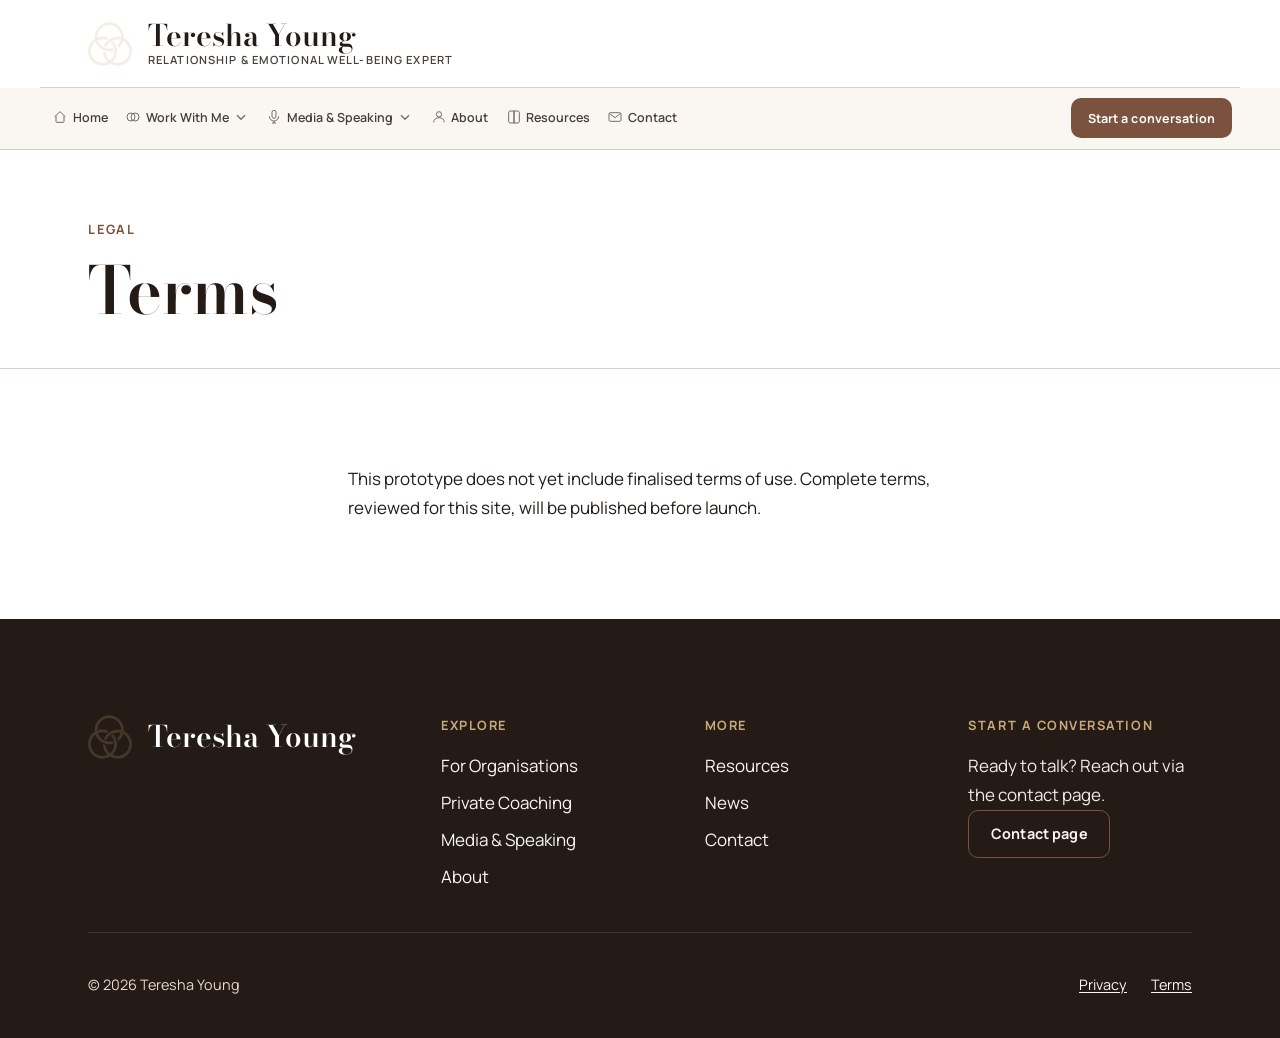
<file: terms.html>
<!doctype html>
<html lang="en">
<head>
<meta charset="utf-8">
<meta name="viewport" content="width=device-width, initial-scale=1">
<title>Terms — Teresha Young</title>
<meta name="description" content="Terms of use for the Teresha Young website.">
<link rel="icon" href="assets/brand/logo.svg" type="image/svg+xml">
<link rel="preconnect" href="https://fonts.googleapis.com">
<link rel="preconnect" href="https://fonts.gstatic.com" crossorigin>
<link href="https://fonts.googleapis.com/css2?family=Bodoni+Moda:ital,wght@0,500;0,600;0,700;0,800;1,500;1,600&family=Manrope:wght@400;500;600;700;800&display=swap" rel="stylesheet">
<link rel="stylesheet" href="assets/css/styles.css">
</head>
<body data-page="terms">
<a class="skip-link" href="#main">Skip to main content</a>

<header class="site-header" data-site-header>
  <div class="container brand-bar">
    <a class="brand" href="index.html">
      <img class="brand__mark" src="assets/brand/logo.svg" alt="" width="44" height="44">
      <span class="brand__name">Teresha Young<span>Relationship &amp; Emotional Well-being Expert</span></span>
    </a>
    <button class="nav-toggle" type="button" data-nav-toggle aria-expanded="false" aria-controls="site-nav">
      <span class="nav-toggle__bar"></span>
      <span class="nav-toggle__bar"></span>
      <span class="nav-toggle__bar"></span>
      <span class="visually-hidden">Menu</span>
    </button>
  </div>
  <nav class="nav-ribbon" id="site-nav" data-site-nav aria-label="Primary">
    <div class="container nav-ribbon__inner">
      <ul class="nav-ribbon__list" role="list">
        <li><a href="index.html"><svg viewBox="0 0 24 24" fill="none" stroke-width="1.5" aria-hidden="true"><path d="M4 11.5 12 4l8 7.5"/><path d="M6 10v9a1 1 0 0 0 1 1h10a1 1 0 0 0 1-1v-9"/></svg><span>Home</span></a></li>
        <li class="nav-parent" data-nav-parent>
          <button class="nav-parent__trigger" type="button" aria-expanded="false" aria-controls="nav-menu-work" data-nav-trigger>
            <svg viewBox="0 0 24 24" fill="none" stroke-width="1.5" aria-hidden="true"><circle cx="9" cy="12" r="6"/><circle cx="15" cy="12" r="6"/></svg><span>Work With Me</span><svg class="nav-ribbon__chevron" viewBox="0 0 24 24" fill="none" stroke-width="2" aria-hidden="true"><path d="m6 9.5 6 6 6-6"/></svg>
          </button>
          <ul class="nav-menu" id="nav-menu-work" role="list" data-nav-menu>
            <li><a href="organisations.html"><svg viewBox="0 0 24 24" fill="none" stroke-width="1.5" aria-hidden="true"><rect x="3" y="7" width="18" height="12" rx="2"/><path d="M8 7V5a2 2 0 0 1 2-2h4a2 2 0 0 1 2 2v2"/></svg><span class="nav-menu__body"><span class="nav-menu__label">For Organisations</span><span class="nav-menu__desc">Relationship and emotional well-being work with teams.</span></span></a></li>
            <li><a href="private-coaching.html"><svg viewBox="0 0 24 24" fill="none" stroke-width="1.5" aria-hidden="true"><circle cx="9" cy="12" r="6"/><circle cx="15" cy="12" r="6"/></svg><span class="nav-menu__body"><span class="nav-menu__label">Private Coaching</span><span class="nav-menu__desc">One-to-one support, at your own pace.</span></span></a></li>
          </ul>
        </li>
        <li class="nav-parent" data-nav-parent>
          <button class="nav-parent__trigger" type="button" aria-expanded="false" aria-controls="nav-menu-media" data-nav-trigger>
            <svg viewBox="0 0 24 24" fill="none" stroke-width="1.5" aria-hidden="true"><rect x="9" y="2" width="6" height="12" rx="3"/><path d="M5 11a7 7 0 0 0 14 0"/><path d="M12 18v3"/><path d="M9 21h6"/></svg><span>Media &amp; Speaking</span><svg class="nav-ribbon__chevron" viewBox="0 0 24 24" fill="none" stroke-width="2" aria-hidden="true"><path d="m6 9.5 6 6 6-6"/></svg>
          </button>
          <ul class="nav-menu" id="nav-menu-media" role="list" data-nav-menu>
            <li><a href="media-speaking.html"><svg viewBox="0 0 24 24" fill="none" stroke-width="1.5" aria-hidden="true"><rect x="9" y="2" width="6" height="12" rx="3"/><path d="M5 11a7 7 0 0 0 14 0"/><path d="M12 18v3"/><path d="M9 21h6"/></svg><span class="nav-menu__body"><span class="nav-menu__label">Media &amp; Speaking</span><span class="nav-menu__desc">Expert commentary, talks and the podcast.</span></span></a></li>
            <li><a href="news.html"><svg viewBox="0 0 24 24" fill="none" stroke-width="1.5" aria-hidden="true"><rect x="3.5" y="4" width="17" height="16" rx="1.5"/><path d="M7.5 8.5h9M7.5 12h9M7.5 15.5h5.5"/></svg><span class="nav-menu__body"><span class="nav-menu__label">News</span><span class="nav-menu__desc">Recent appearances, features and milestones.</span></span></a></li>
          </ul>
        </li>
        <li><a href="about.html"><svg viewBox="0 0 24 24" fill="none" stroke-width="1.5" aria-hidden="true"><circle cx="12" cy="8" r="4"/><path d="M4 20c0-4 3.5-7 8-7s8 3 8 7"/></svg><span>About</span></a></li>
        <li><a href="resources.html"><svg viewBox="0 0 24 24" fill="none" stroke-width="1.5" aria-hidden="true"><path d="M4 5.5A2.5 2.5 0 0 1 6.5 3H12v18H6.5A2.5 2.5 0 0 1 4 18.5v-13Z"/><path d="M20 5.5A2.5 2.5 0 0 0 17.5 3H12v18h5.5a2.5 2.5 0 0 0 2.5-2.5v-13Z"/></svg><span>Resources</span></a></li>
        <li><a href="contact.html"><svg viewBox="0 0 24 24" fill="none" stroke-width="1.5" aria-hidden="true"><rect x="3" y="5.5" width="18" height="13" rx="2"/><path d="m4 7 8 6 8-6"/></svg><span>Contact</span></a></li>
      </ul>
      <a class="btn btn-primary nav-ribbon__cta" href="contact.html">Start a conversation</a>
    </div>
  </nav>
</header>

<main id="main">
  <section class="page-hero">
    <div class="container">
      <p class="eyebrow">Legal</p>
      <h1>Terms</h1>
    </div>
  </section>
  <section class="section">
    <div class="container prose">
      <p>This prototype does not yet include finalised terms of use. Complete terms, reviewed for this site, will be published before launch.</p>
    </div>
  </section>
</main>

<footer class="site-footer">
  <div class="container">
    <div class="site-footer__grid">
      <div class="site-footer__brand">
        <a class="brand" href="index.html">
          <img class="brand__mark" src="assets/brand/logo.svg" alt="" width="34" height="34">
          <span class="brand__name" style="color:#fff;">Teresha Young</span>
        </a>
      </div>
      <nav aria-label="Explore">
        <p class="site-footer__heading">Explore</p>
        <ul class="site-footer__list" role="list">
          <li><a href="organisations.html">For Organisations</a></li>
          <li><a href="private-coaching.html">Private Coaching</a></li>
          <li><a href="media-speaking.html">Media &amp; Speaking</a></li>
          <li><a href="about.html">About</a></li>
        </ul>
      </nav>
      <nav aria-label="More">
        <p class="site-footer__heading">More</p>
        <ul class="site-footer__list" role="list">
          <li><a href="resources.html">Resources</a></li>
          <li><a href="news.html">News</a></li>
          <li><a href="contact.html">Contact</a></li>
        </ul>
      </nav>
      <div>
        <p class="site-footer__heading">Start a conversation</p>
        <p>Ready to talk? Reach out via the contact page.</p>
        <a class="btn btn-secondary" href="contact.html">Contact page</a>
      </div>
    </div>
    <div class="site-footer__bottom">
      <p>&copy; 2026 Teresha Young</p>
      <div class="site-footer__legal-links">
        <a href="privacy.html">Privacy</a>
        <a href="terms.html" aria-current="page">Terms</a>
      </div>
    </div>
  </div>
</footer>

<script src="assets/js/config.js"></script>
<script src="assets/js/main.js"></script>
</body>
</html>
</file>
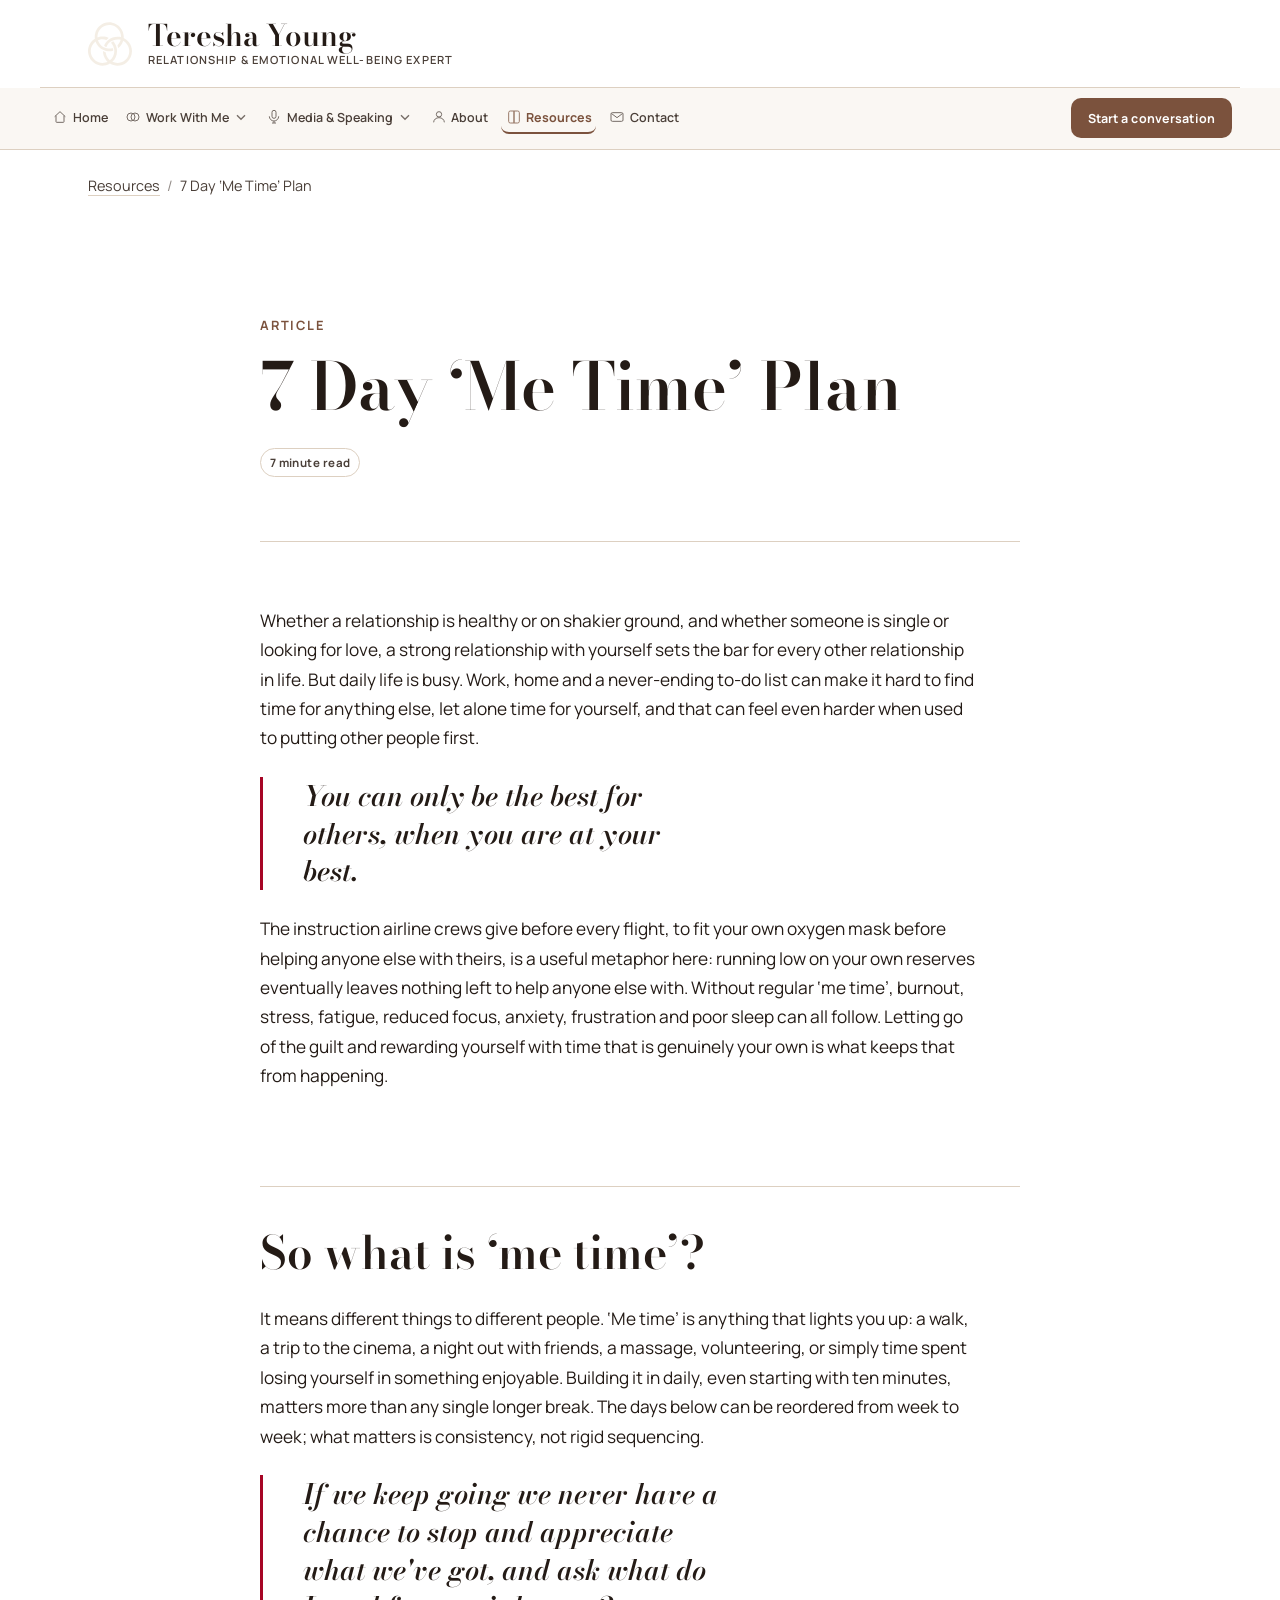
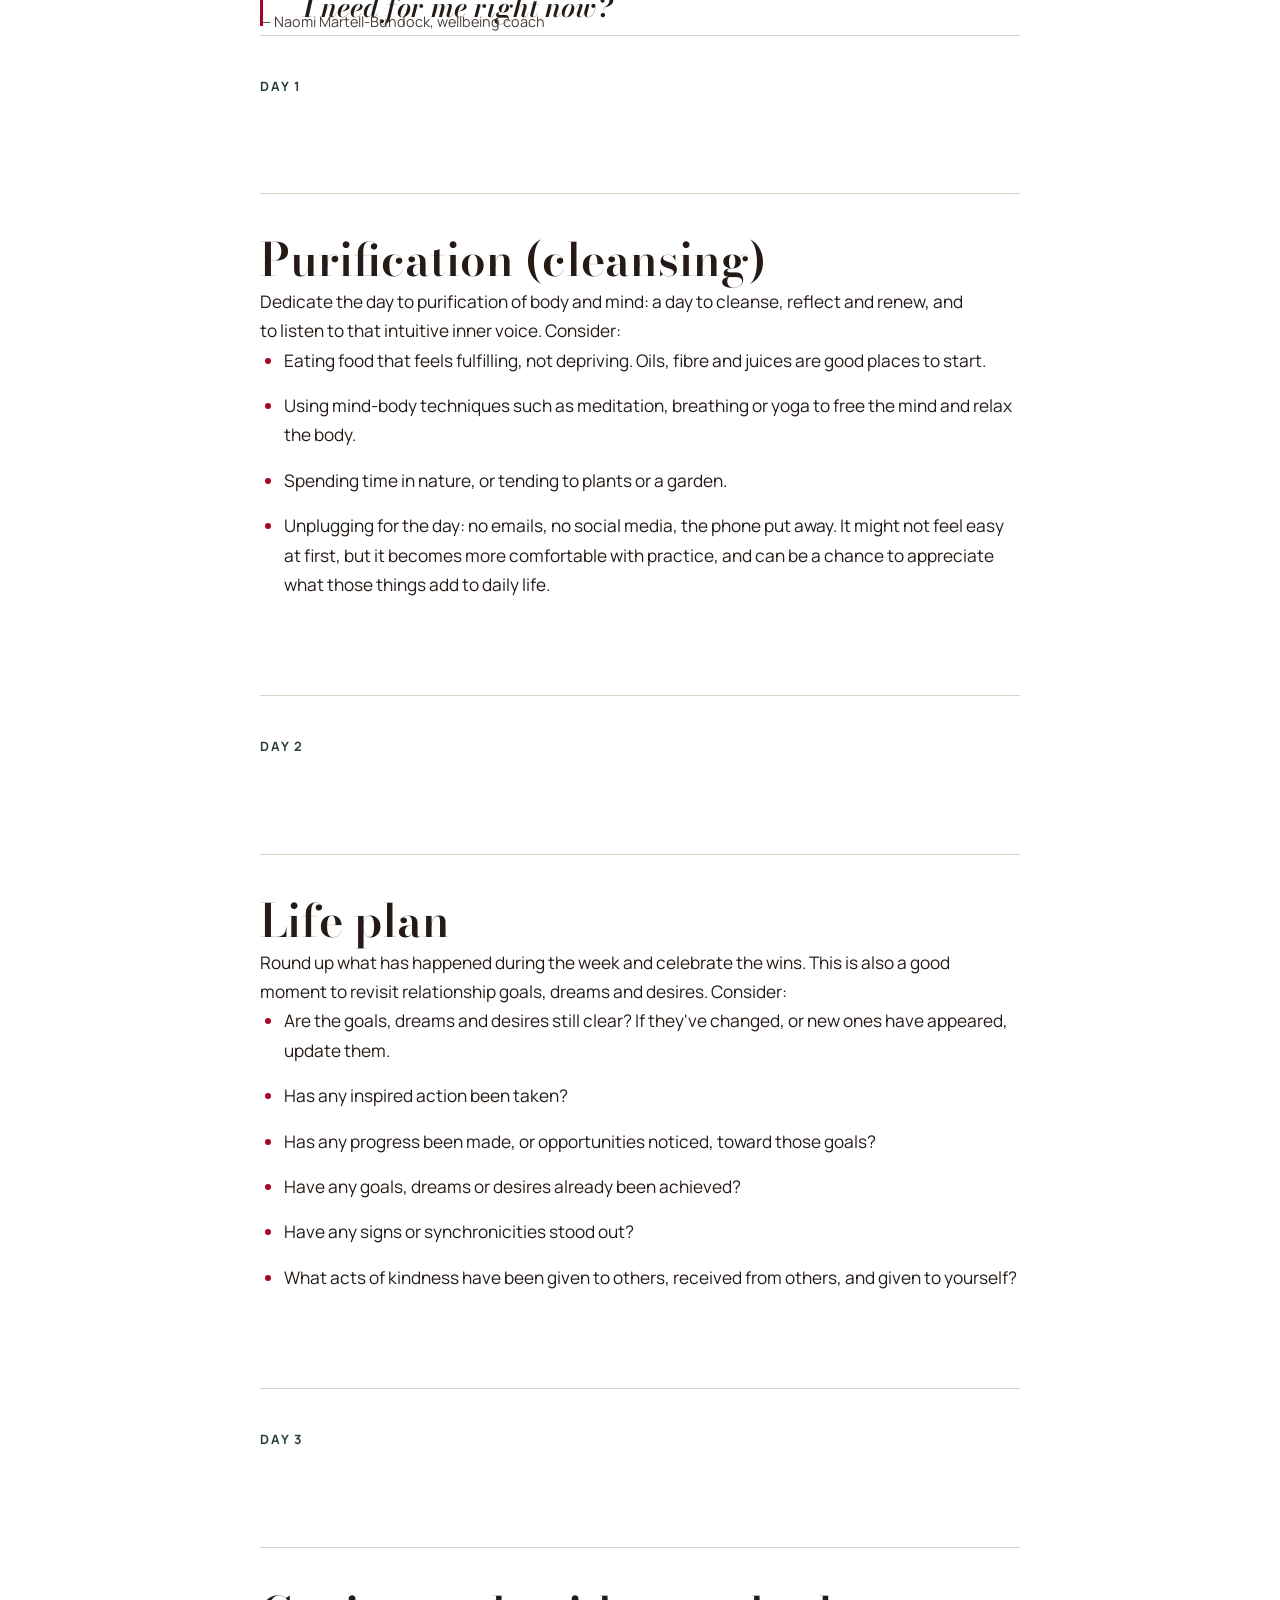
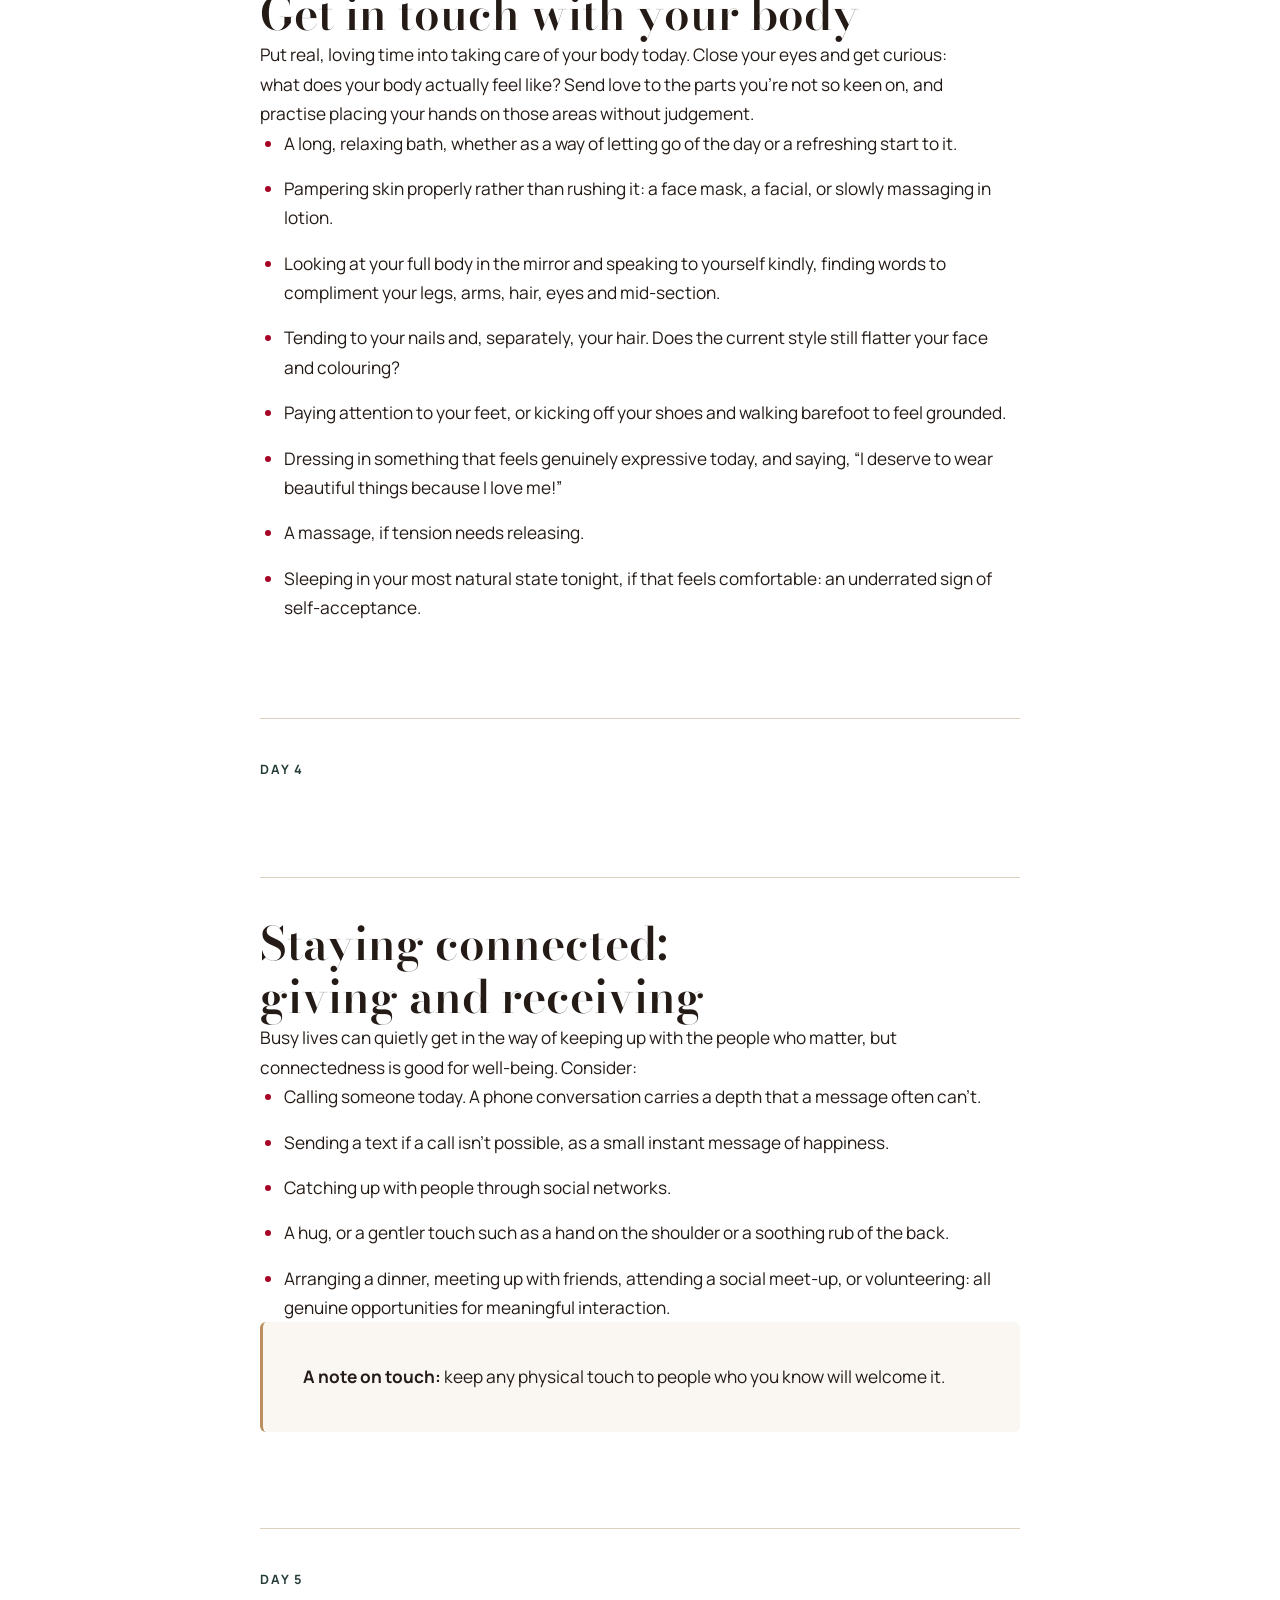
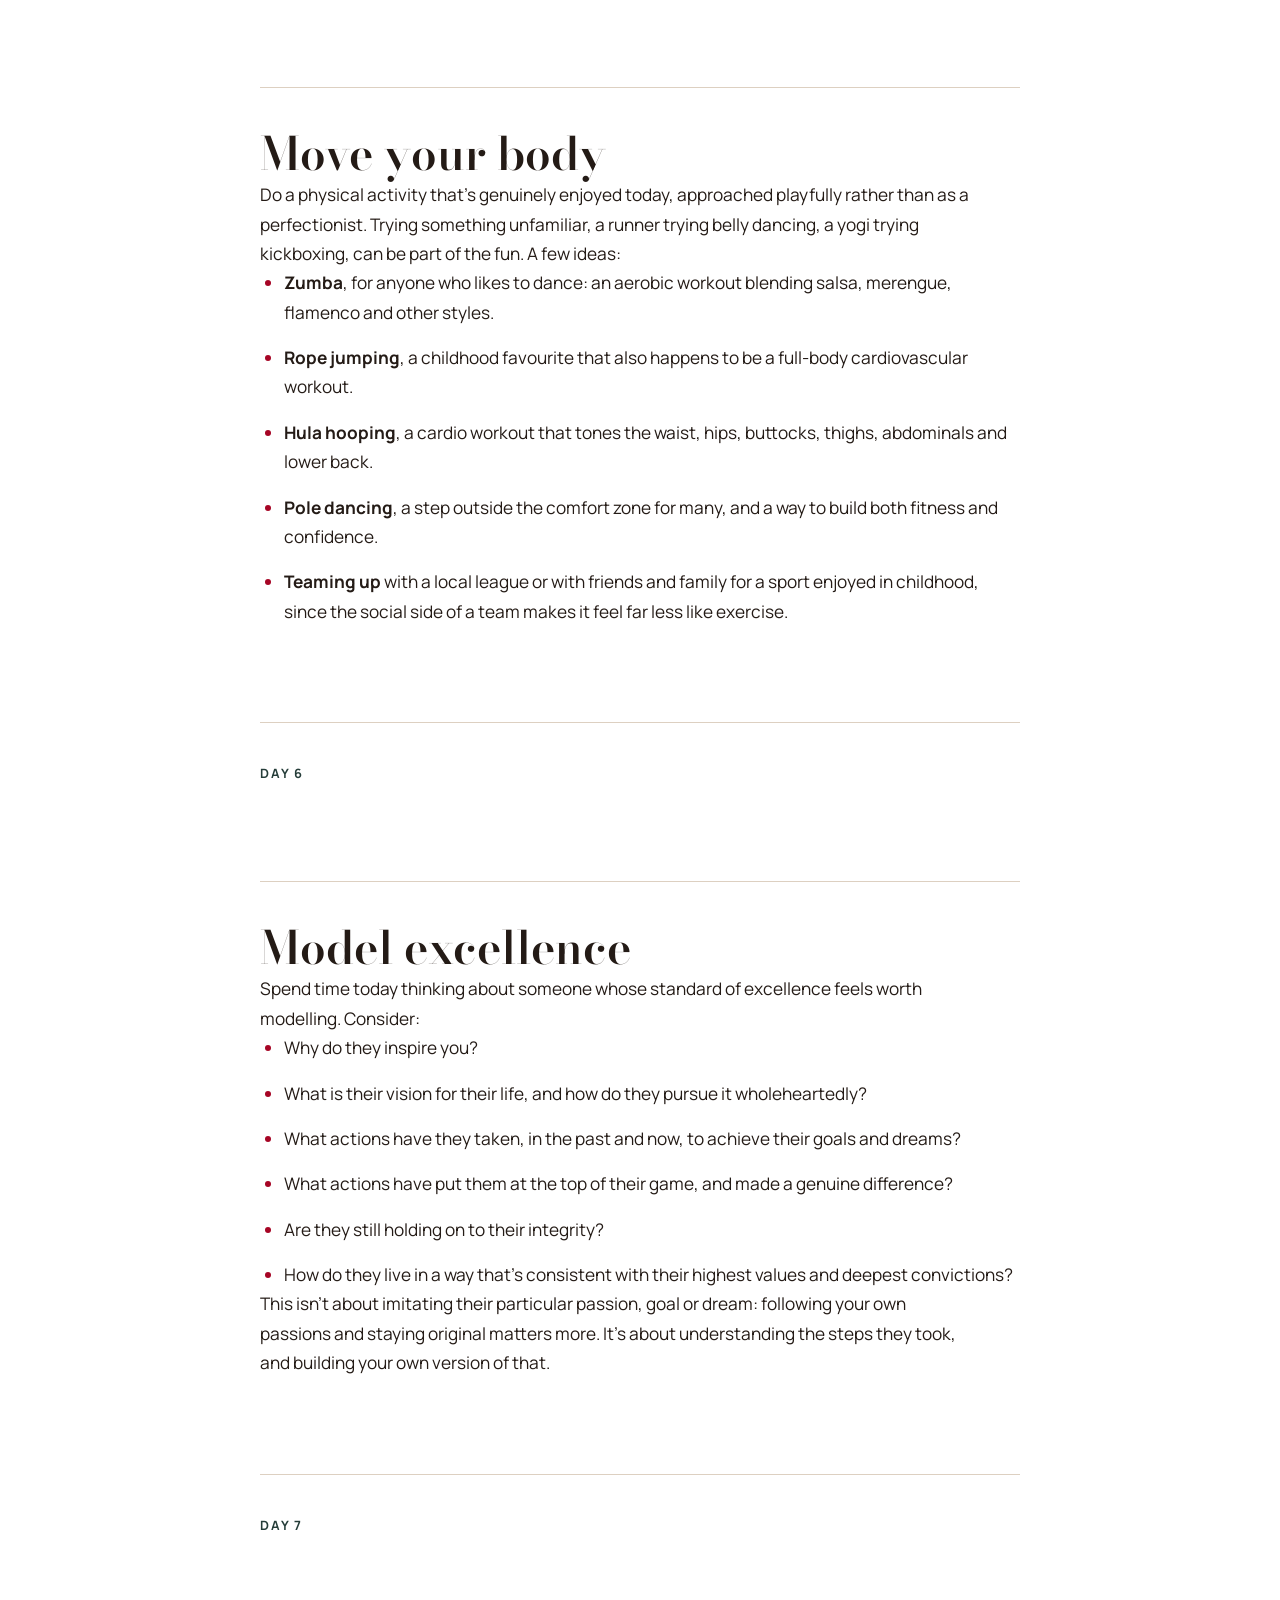
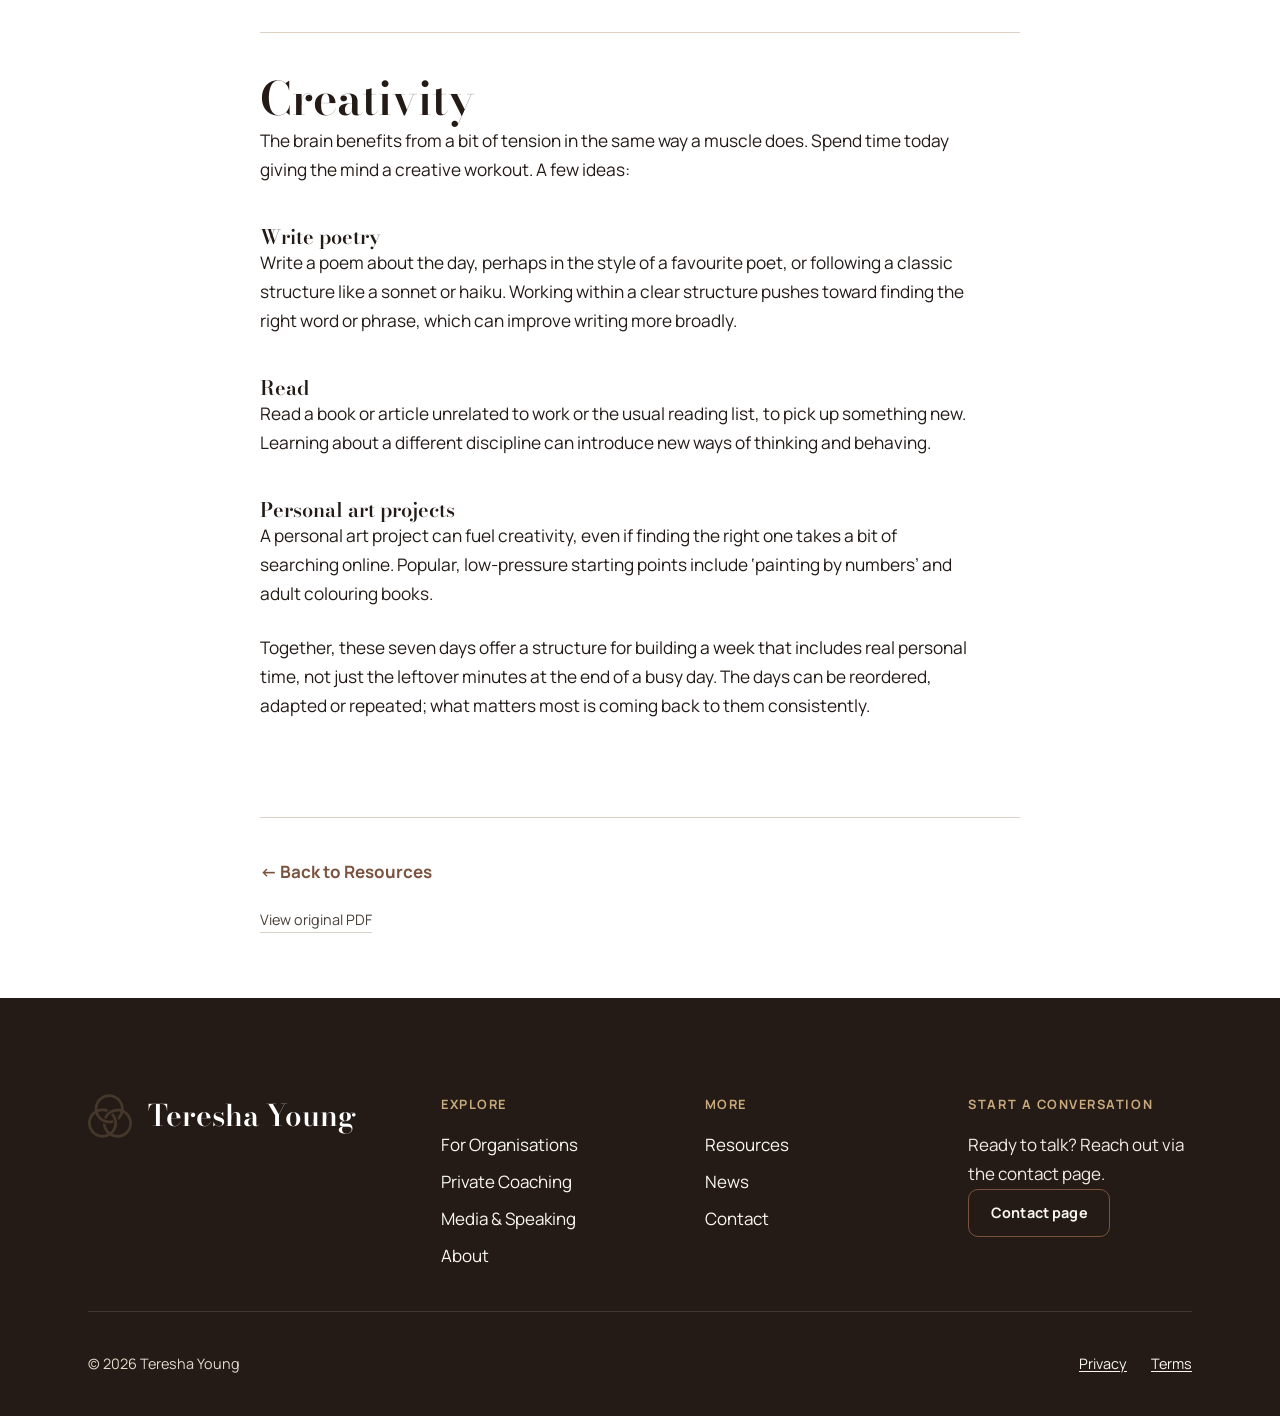
<file: resources/7-day-me-time-plan.html>
<!doctype html>
<html lang="en">
<head>
<meta charset="utf-8">
<meta name="viewport" content="width=device-width, initial-scale=1">
<title>7 Day 'Me Time' Plan — Teresha Young</title>
<meta name="description" content="A seven-day, day-by-day structure for building real personal time into a busy week, from cleansing and creativity to movement and connection.">
<link rel="canonical" href="https://tereshayoung.com/resources/7-day-me-time-plan.html">
<meta property="og:type" content="article">
<meta property="og:title" content="7 Day 'Me Time' Plan">
<meta property="og:description" content="A seven-day, day-by-day structure for building real personal time into a busy week, from cleansing and creativity to movement and connection.">
<meta property="og:url" content="https://tereshayoung.com/resources/7-day-me-time-plan.html">
<link rel="icon" href="../assets/brand/logo.svg" type="image/svg+xml">
<link rel="preconnect" href="https://fonts.googleapis.com">
<link rel="preconnect" href="https://fonts.gstatic.com" crossorigin>
<link href="https://fonts.googleapis.com/css2?family=Bodoni+Moda:ital,wght@0,500;0,600;0,700;0,800;1,500;1,600&family=Manrope:wght@400;500;600;700;800&display=swap" rel="stylesheet">
<link rel="stylesheet" href="../assets/css/styles.css">
</head>
<body data-page="resources">
<a class="skip-link" href="#main">Skip to main content</a>

<header class="site-header" data-site-header>
  <div class="container brand-bar">
    <a class="brand" href="../index.html">
      <img class="brand__mark" src="../assets/brand/logo.svg" alt="" width="44" height="44">
      <span class="brand__name">Teresha Young<span>Relationship &amp; Emotional Well-being Expert</span></span>
    </a>
    <button class="nav-toggle" type="button" data-nav-toggle aria-expanded="false" aria-controls="site-nav">
      <span class="nav-toggle__bar"></span>
      <span class="nav-toggle__bar"></span>
      <span class="nav-toggle__bar"></span>
      <span class="visually-hidden">Menu</span>
    </button>
  </div>
  <nav class="nav-ribbon" id="site-nav" data-site-nav aria-label="Primary">
    <div class="container nav-ribbon__inner">
      <ul class="nav-ribbon__list" role="list">
        <li><a href="../index.html"><svg viewBox="0 0 24 24" fill="none" stroke-width="1.5" aria-hidden="true"><path d="M4 11.5 12 4l8 7.5"/><path d="M6 10v9a1 1 0 0 0 1 1h10a1 1 0 0 0 1-1v-9"/></svg><span>Home</span></a></li>
        <li class="nav-parent" data-nav-parent>
          <button class="nav-parent__trigger" type="button" aria-expanded="false" aria-controls="nav-menu-work" data-nav-trigger>
            <svg viewBox="0 0 24 24" fill="none" stroke-width="1.5" aria-hidden="true"><circle cx="9" cy="12" r="6"/><circle cx="15" cy="12" r="6"/></svg><span>Work With Me</span><svg class="nav-ribbon__chevron" viewBox="0 0 24 24" fill="none" stroke-width="2" aria-hidden="true"><path d="m6 9.5 6 6 6-6"/></svg>
          </button>
          <ul class="nav-menu" id="nav-menu-work" role="list" data-nav-menu>
            <li><a href="../organisations.html"><svg viewBox="0 0 24 24" fill="none" stroke-width="1.5" aria-hidden="true"><rect x="3" y="7" width="18" height="12" rx="2"/><path d="M8 7V5a2 2 0 0 1 2-2h4a2 2 0 0 1 2 2v2"/></svg><span class="nav-menu__body"><span class="nav-menu__label">For Organisations</span><span class="nav-menu__desc">Relationship and emotional well-being work with teams.</span></span></a></li>
            <li><a href="../private-coaching.html"><svg viewBox="0 0 24 24" fill="none" stroke-width="1.5" aria-hidden="true"><circle cx="9" cy="12" r="6"/><circle cx="15" cy="12" r="6"/></svg><span class="nav-menu__body"><span class="nav-menu__label">Private Coaching</span><span class="nav-menu__desc">One-to-one support, at your own pace.</span></span></a></li>
          </ul>
        </li>
        <li class="nav-parent" data-nav-parent>
          <button class="nav-parent__trigger" type="button" aria-expanded="false" aria-controls="nav-menu-media" data-nav-trigger>
            <svg viewBox="0 0 24 24" fill="none" stroke-width="1.5" aria-hidden="true"><rect x="9" y="2" width="6" height="12" rx="3"/><path d="M5 11a7 7 0 0 0 14 0"/><path d="M12 18v3"/><path d="M9 21h6"/></svg><span>Media &amp; Speaking</span><svg class="nav-ribbon__chevron" viewBox="0 0 24 24" fill="none" stroke-width="2" aria-hidden="true"><path d="m6 9.5 6 6 6-6"/></svg>
          </button>
          <ul class="nav-menu" id="nav-menu-media" role="list" data-nav-menu>
            <li><a href="../media-speaking.html"><svg viewBox="0 0 24 24" fill="none" stroke-width="1.5" aria-hidden="true"><rect x="9" y="2" width="6" height="12" rx="3"/><path d="M5 11a7 7 0 0 0 14 0"/><path d="M12 18v3"/><path d="M9 21h6"/></svg><span class="nav-menu__body"><span class="nav-menu__label">Media &amp; Speaking</span><span class="nav-menu__desc">Expert commentary, talks and the podcast.</span></span></a></li>
            <li><a href="../news.html"><svg viewBox="0 0 24 24" fill="none" stroke-width="1.5" aria-hidden="true"><rect x="3.5" y="4" width="17" height="16" rx="1.5"/><path d="M7.5 8.5h9M7.5 12h9M7.5 15.5h5.5"/></svg><span class="nav-menu__body"><span class="nav-menu__label">News</span><span class="nav-menu__desc">Recent appearances, features and milestones.</span></span></a></li>
          </ul>
        </li>
        <li><a href="../about.html"><svg viewBox="0 0 24 24" fill="none" stroke-width="1.5" aria-hidden="true"><circle cx="12" cy="8" r="4"/><path d="M4 20c0-4 3.5-7 8-7s8 3 8 7"/></svg><span>About</span></a></li>
        <li><a href="../resources.html" aria-current="page"><svg viewBox="0 0 24 24" fill="none" stroke-width="1.5" aria-hidden="true"><path d="M4 5.5A2.5 2.5 0 0 1 6.5 3H12v18H6.5A2.5 2.5 0 0 1 4 18.5v-13Z"/><path d="M20 5.5A2.5 2.5 0 0 0 17.5 3H12v18h5.5a2.5 2.5 0 0 0 2.5-2.5v-13Z"/></svg><span>Resources</span></a></li>
        <li><a href="../contact.html"><svg viewBox="0 0 24 24" fill="none" stroke-width="1.5" aria-hidden="true"><rect x="3" y="5.5" width="18" height="13" rx="2"/><path d="m4 7 8 6 8-6"/></svg><span>Contact</span></a></li>
      </ul>
      <a class="btn btn-primary nav-ribbon__cta" href="../contact.html">Start a conversation</a>
    </div>
  </nav>
</header>

<main id="main">
  <div class="container">
    <p class="breadcrumb"><a href="../resources.html">Resources</a><span class="breadcrumb__sep">/</span>7 Day &lsquo;Me Time&rsquo; Plan</p>
  </div>

  <article class="section section--tight">
    <div class="container">
      <div class="article">
        <header class="article__header">
          <p class="eyebrow">Article</p>
          <h1>7 Day &lsquo;Me Time&rsquo; Plan</h1>
          <div class="article__meta">
            <span class="chip">7 minute read</span>
          </div>
        </header>

        <div class="article__body">
          <p>Whether a relationship is healthy or on shakier ground, and whether someone is single or looking for love, a strong relationship with yourself sets the bar for every other relationship in life. But daily life is busy. Work, home and a never-ending to-do list can make it hard to find time for anything else, let alone time for yourself, and that can feel even harder when used to putting other people first.</p>

          <blockquote class="pull-quote">
            <p>You can only be the best for others, when you are at your best.</p>
          </blockquote>

          <p>The instruction airline crews give before every flight, to fit your own oxygen mask before helping anyone else with theirs, is a useful metaphor here: running low on your own reserves eventually leaves nothing left to help anyone else with. Without regular &lsquo;me time&rsquo;, burnout, stress, fatigue, reduced focus, anxiety, frustration and poor sleep can all follow. Letting go of the guilt and rewarding yourself with time that is genuinely your own is what keeps that from happening.</p>

          <h2 id="what-is-me-time">So what is &lsquo;me time&rsquo;?</h2>
          <p>It means different things to different people. &lsquo;Me time&rsquo; is anything that lights you up: a walk, a trip to the cinema, a night out with friends, a massage, volunteering, or simply time spent losing yourself in something enjoyable. Building it in daily, even starting with ten minutes, matters more than any single longer break. The days below can be reordered from week to week; what matters is consistency, not rigid sequencing.</p>

          <blockquote class="pull-quote">
            <p>If we keep going we never have a chance to stop and appreciate what we've got, and ask what do I need for me right now?</p>
          </blockquote>
          <p style="margin-top: calc(var(--space-sm) * -1); font-size: var(--fs-sm); color: var(--color-text-muted);">&mdash; Naomi Martell-Bundock, wellbeing coach</p>

          <div class="article__day">
            <span class="article__day-num">Day 1</span>
            <h2>Purification (cleansing)</h2>
            <p>Dedicate the day to purification of body and mind: a day to cleanse, reflect and renew, and to listen to that intuitive inner voice. Consider:</p>
            <ul>
              <li>Eating food that feels fulfilling, not depriving. Oils, fibre and juices are good places to start.</li>
              <li>Using mind-body techniques such as meditation, breathing or yoga to free the mind and relax the body.</li>
              <li>Spending time in nature, or tending to plants or a garden.</li>
              <li>Unplugging for the day: no emails, no social media, the phone put away. It might not feel easy at first, but it becomes more comfortable with practice, and can be a chance to appreciate what those things add to daily life.</li>
            </ul>
          </div>

          <div class="article__day">
            <span class="article__day-num">Day 2</span>
            <h2>Life plan</h2>
            <p>Round up what has happened during the week and celebrate the wins. This is also a good moment to revisit relationship goals, dreams and desires. Consider:</p>
            <ul>
              <li>Are the goals, dreams and desires still clear? If they've changed, or new ones have appeared, update them.</li>
              <li>Has any inspired action been taken?</li>
              <li>Has any progress been made, or opportunities noticed, toward those goals?</li>
              <li>Have any goals, dreams or desires already been achieved?</li>
              <li>Have any signs or synchronicities stood out?</li>
              <li>What acts of kindness have been given to others, received from others, and given to yourself?</li>
            </ul>
          </div>

          <div class="article__day">
            <span class="article__day-num">Day 3</span>
            <h2>Get in touch with your body</h2>
            <p>Put real, loving time into taking care of your body today. Close your eyes and get curious: what does your body actually feel like? Send love to the parts you're not so keen on, and practise placing your hands on those areas without judgement.</p>
            <ul>
              <li>A long, relaxing bath, whether as a way of letting go of the day or a refreshing start to it.</li>
              <li>Pampering skin properly rather than rushing it: a face mask, a facial, or slowly massaging in lotion.</li>
              <li>Looking at your full body in the mirror and speaking to yourself kindly, finding words to compliment your legs, arms, hair, eyes and mid-section.</li>
              <li>Tending to your nails and, separately, your hair. Does the current style still flatter your face and colouring?</li>
              <li>Paying attention to your feet, or kicking off your shoes and walking barefoot to feel grounded.</li>
              <li>Dressing in something that feels genuinely expressive today, and saying, &ldquo;I deserve to wear beautiful things because I love me!&rdquo;</li>
              <li>A massage, if tension needs releasing.</li>
              <li>Sleeping in your most natural state tonight, if that feels comfortable: an underrated sign of self-acceptance.</li>
            </ul>
          </div>

          <div class="article__day">
            <span class="article__day-num">Day 4</span>
            <h2>Staying connected: giving and receiving</h2>
            <p>Busy lives can quietly get in the way of keeping up with the people who matter, but connectedness is good for well-being. Consider:</p>
            <ul>
              <li>Calling someone today. A phone conversation carries a depth that a message often can't.</li>
              <li>Sending a text if a call isn't possible, as a small instant message of happiness.</li>
              <li>Catching up with people through social networks.</li>
              <li>A hug, or a gentler touch such as a hand on the shoulder or a soothing rub of the back.</li>
              <li>Arranging a dinner, meeting up with friends, attending a social meet-up, or volunteering: all genuine opportunities for meaningful interaction.</li>
            </ul>
            <div class="article__callout">
              <p><strong>A note on touch:</strong> keep any physical touch to people who you know will welcome it.</p>
            </div>
          </div>

          <div class="article__day">
            <span class="article__day-num">Day 5</span>
            <h2>Move your body</h2>
            <p>Do a physical activity that's genuinely enjoyed today, approached playfully rather than as a perfectionist. Trying something unfamiliar, a runner trying belly dancing, a yogi trying kickboxing, can be part of the fun. A few ideas:</p>
            <ul>
              <li><strong>Zumba</strong>, for anyone who likes to dance: an aerobic workout blending salsa, merengue, flamenco and other styles.</li>
              <li><strong>Rope jumping</strong>, a childhood favourite that also happens to be a full-body cardiovascular workout.</li>
              <li><strong>Hula hooping</strong>, a cardio workout that tones the waist, hips, buttocks, thighs, abdominals and lower back.</li>
              <li><strong>Pole dancing</strong>, a step outside the comfort zone for many, and a way to build both fitness and confidence.</li>
              <li><strong>Teaming up</strong> with a local league or with friends and family for a sport enjoyed in childhood, since the social side of a team makes it feel far less like exercise.</li>
            </ul>
          </div>

          <div class="article__day">
            <span class="article__day-num">Day 6</span>
            <h2>Model excellence</h2>
            <p>Spend time today thinking about someone whose standard of excellence feels worth modelling. Consider:</p>
            <ul>
              <li>Why do they inspire you?</li>
              <li>What is their vision for their life, and how do they pursue it wholeheartedly?</li>
              <li>What actions have they taken, in the past and now, to achieve their goals and dreams?</li>
              <li>What actions have put them at the top of their game, and made a genuine difference?</li>
              <li>Are they still holding on to their integrity?</li>
              <li>How do they live in a way that's consistent with their highest values and deepest convictions?</li>
            </ul>
            <p>This isn't about imitating their particular passion, goal or dream: following your own passions and staying original matters more. It's about understanding the steps they took, and building your own version of that.</p>
          </div>

          <div class="article__day">
            <span class="article__day-num">Day 7</span>
            <h2>Creativity</h2>
            <p>The brain benefits from a bit of tension in the same way a muscle does. Spend time today giving the mind a creative workout. A few ideas:</p>
            <h3>Write poetry</h3>
            <p>Write a poem about the day, perhaps in the style of a favourite poet, or following a classic structure like a sonnet or haiku. Working within a clear structure pushes toward finding the right word or phrase, which can improve writing more broadly.</p>
            <h3>Read</h3>
            <p>Read a book or article unrelated to work or the usual reading list, to pick up something new. Learning about a different discipline can introduce new ways of thinking and behaving.</p>
            <h3>Personal art projects</h3>
            <p>A personal art project can fuel creativity, even if finding the right one takes a bit of searching online. Popular, low-pressure starting points include &lsquo;painting by numbers&rsquo; and adult colouring books.</p>
          </div>

          <p>Together, these seven days offer a structure for building a week that includes real personal time, not just the leftover minutes at the end of a busy day. The days can be reordered, adapted or repeated; what matters most is coming back to them consistently.</p>
        </div>

        <div class="article__footer">
          <p><a class="text-link" href="../resources.html">← Back to Resources</a></p>
          <p><a class="article__pdf-link" href="../assets/docs/resources/7-day-me-time-plan.pdf" target="_blank" rel="noopener">View original PDF</a></p>
        </div>
      </div>
    </div>
  </article>
</main>

<footer class="site-footer">
  <div class="container">
    <div class="site-footer__grid">
      <div class="site-footer__brand">
        <a class="brand" href="../index.html">
          <img class="brand__mark" src="../assets/brand/logo.svg" alt="" width="34" height="34">
          <span class="brand__name" style="color:#fff;">Teresha Young</span>
        </a>
      </div>
      <nav aria-label="Explore">
        <p class="site-footer__heading">Explore</p>
        <ul class="site-footer__list" role="list">
          <li><a href="../organisations.html">For Organisations</a></li>
          <li><a href="../private-coaching.html">Private Coaching</a></li>
          <li><a href="../media-speaking.html">Media &amp; Speaking</a></li>
          <li><a href="../about.html">About</a></li>
        </ul>
      </nav>
      <nav aria-label="More">
        <p class="site-footer__heading">More</p>
        <ul class="site-footer__list" role="list">
          <li><a href="../resources.html">Resources</a></li>
          <li><a href="../news.html">News</a></li>
          <li><a href="../contact.html">Contact</a></li>
        </ul>
      </nav>
      <div>
        <p class="site-footer__heading">Start a conversation</p>
        <p>Ready to talk? Reach out via the contact page.</p>
        <a class="btn btn-secondary" href="../contact.html">Contact page</a>
      </div>
    </div>
    <div class="site-footer__bottom">
      <p>&copy; 2026 Teresha Young</p>
      <div class="site-footer__legal-links">
        <a href="../privacy.html">Privacy</a>
        <a href="../terms.html">Terms</a>
      </div>
    </div>
  </div>
</footer>

<script src="../assets/js/config.js"></script>
<script src="../assets/js/main.js"></script>
</body>
</html>
</file>
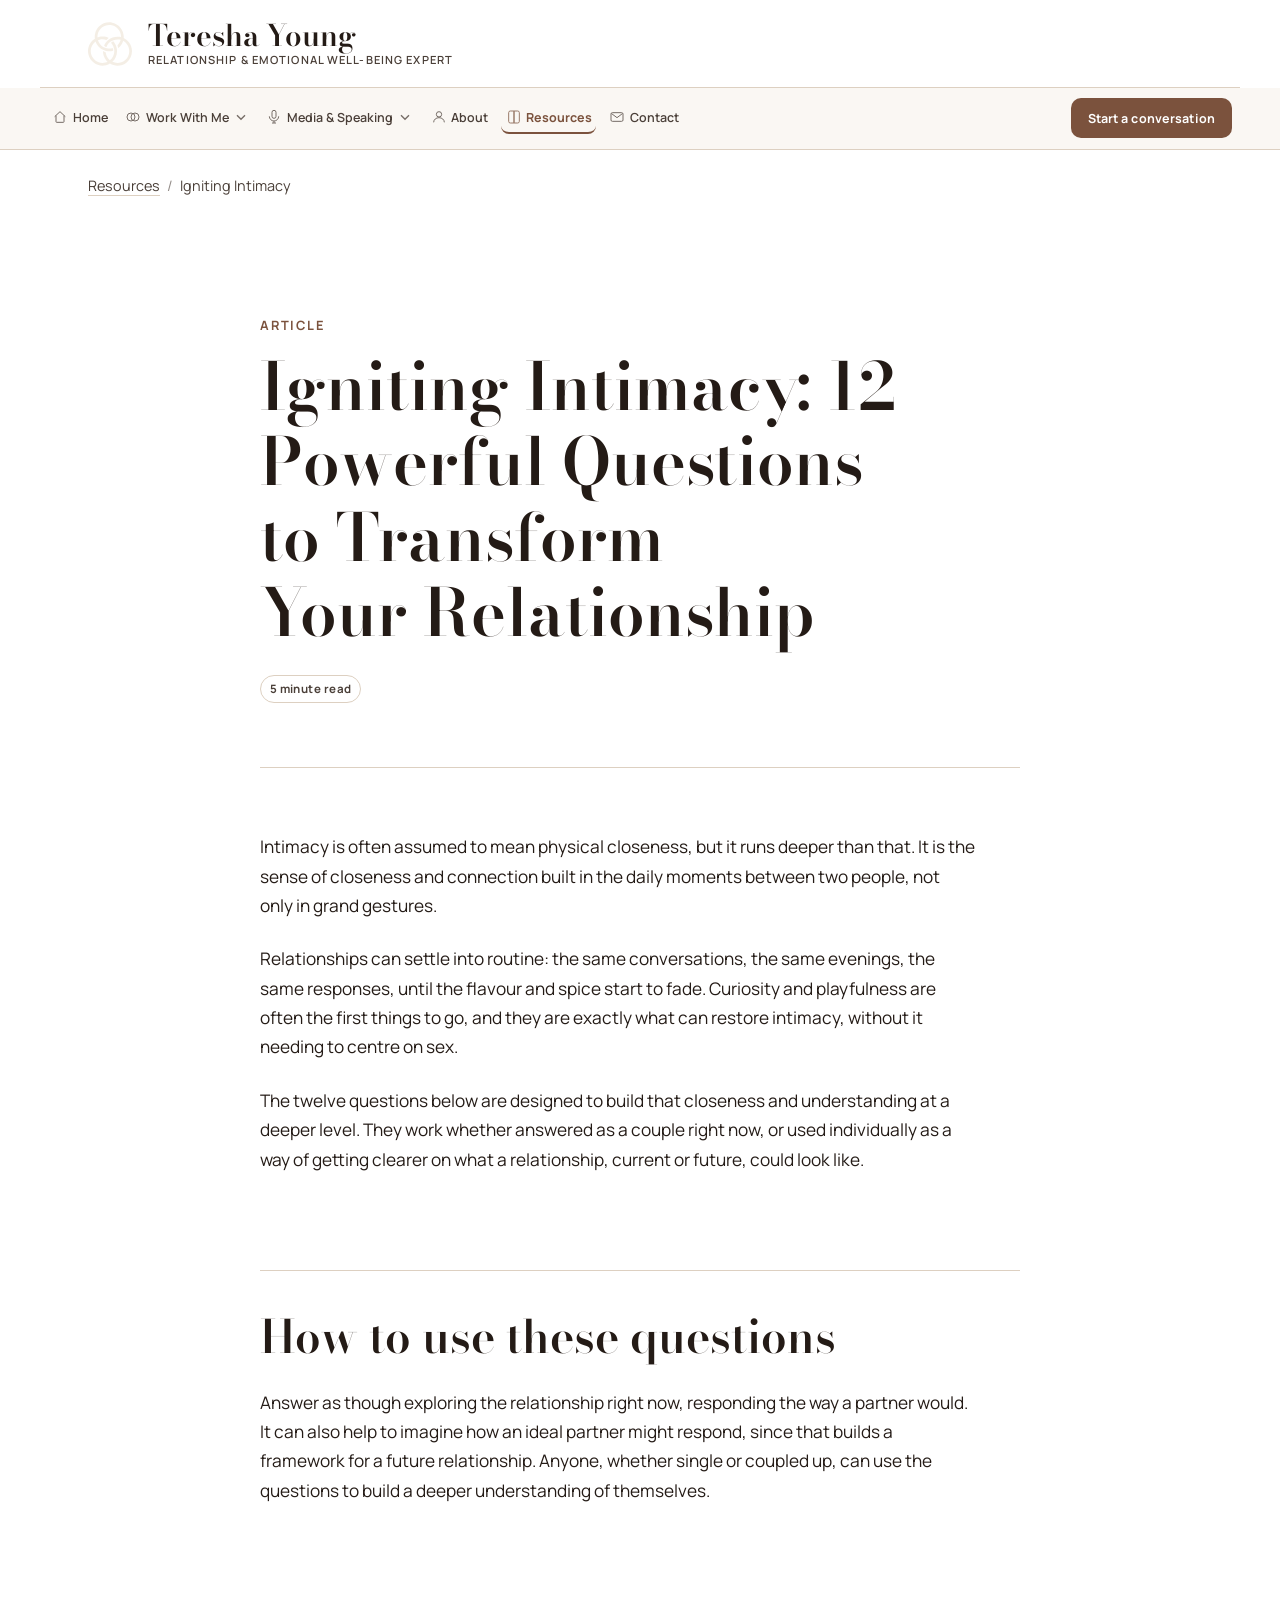
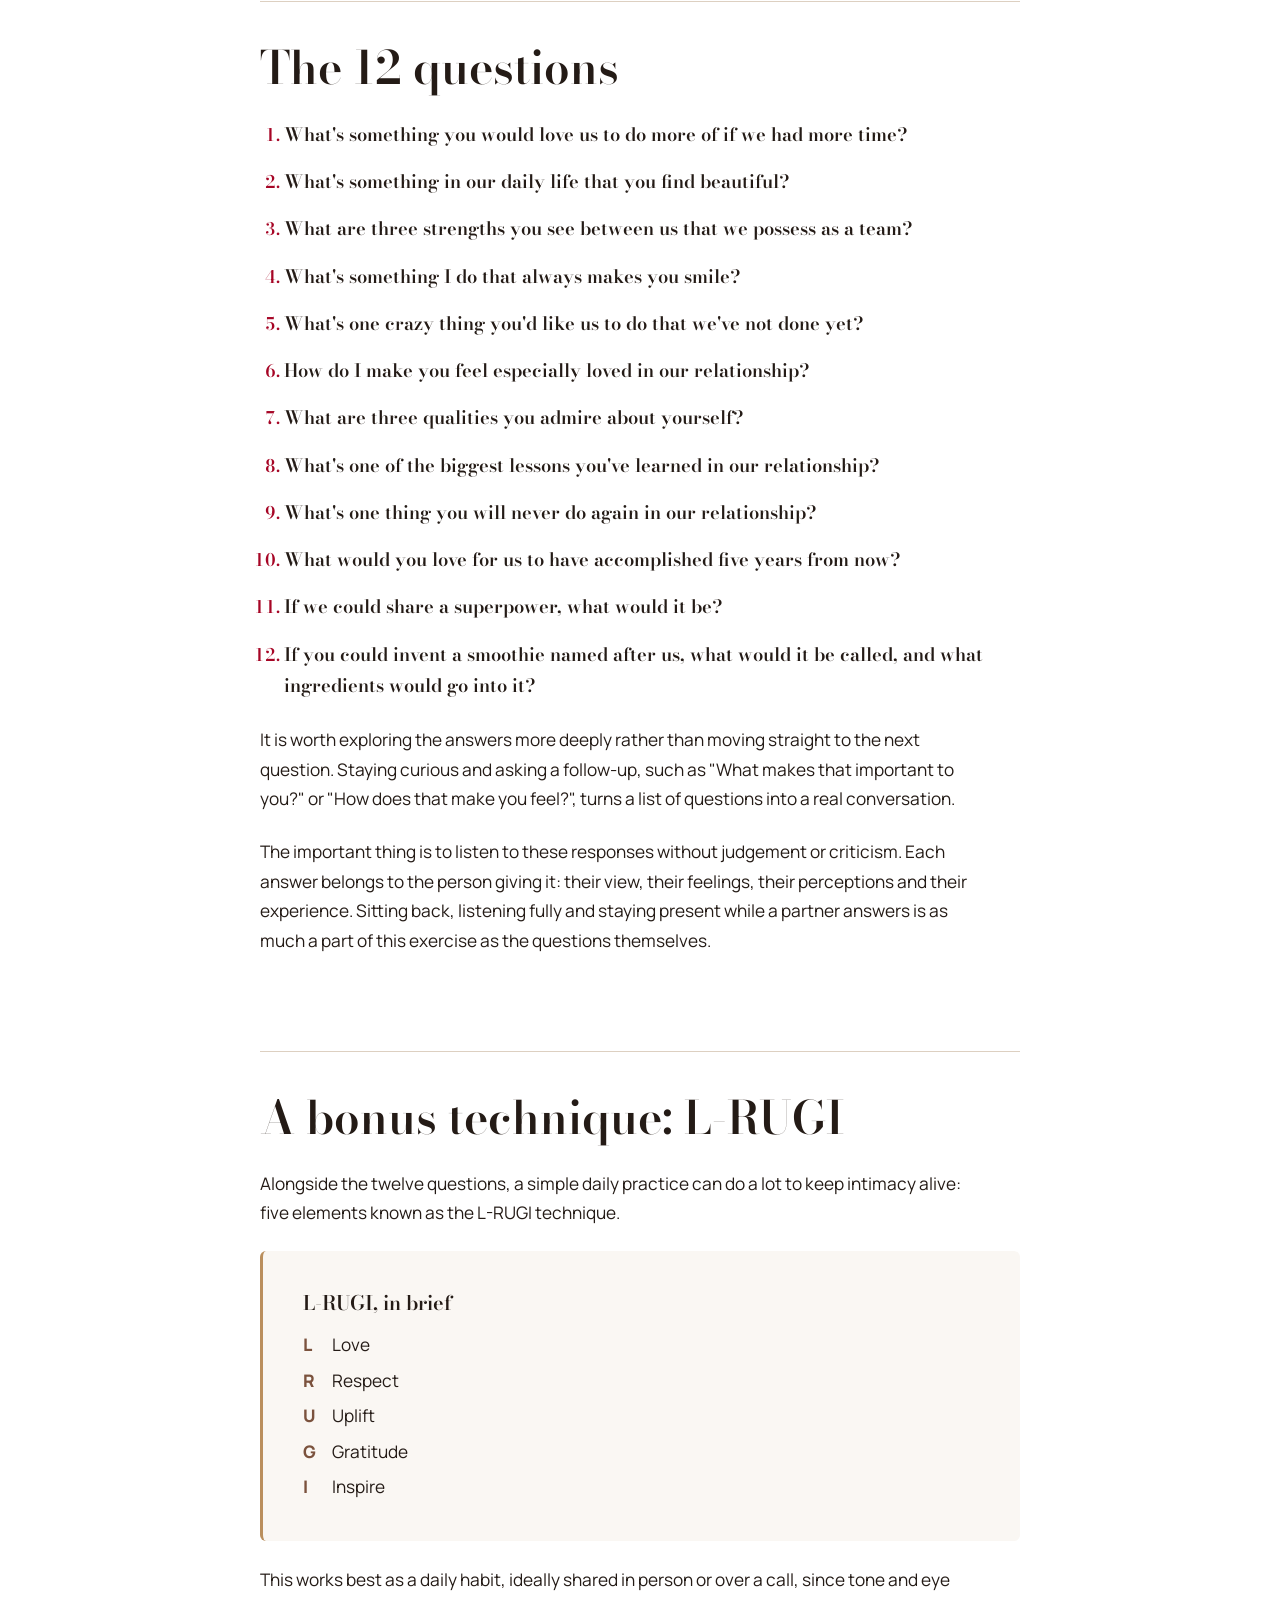
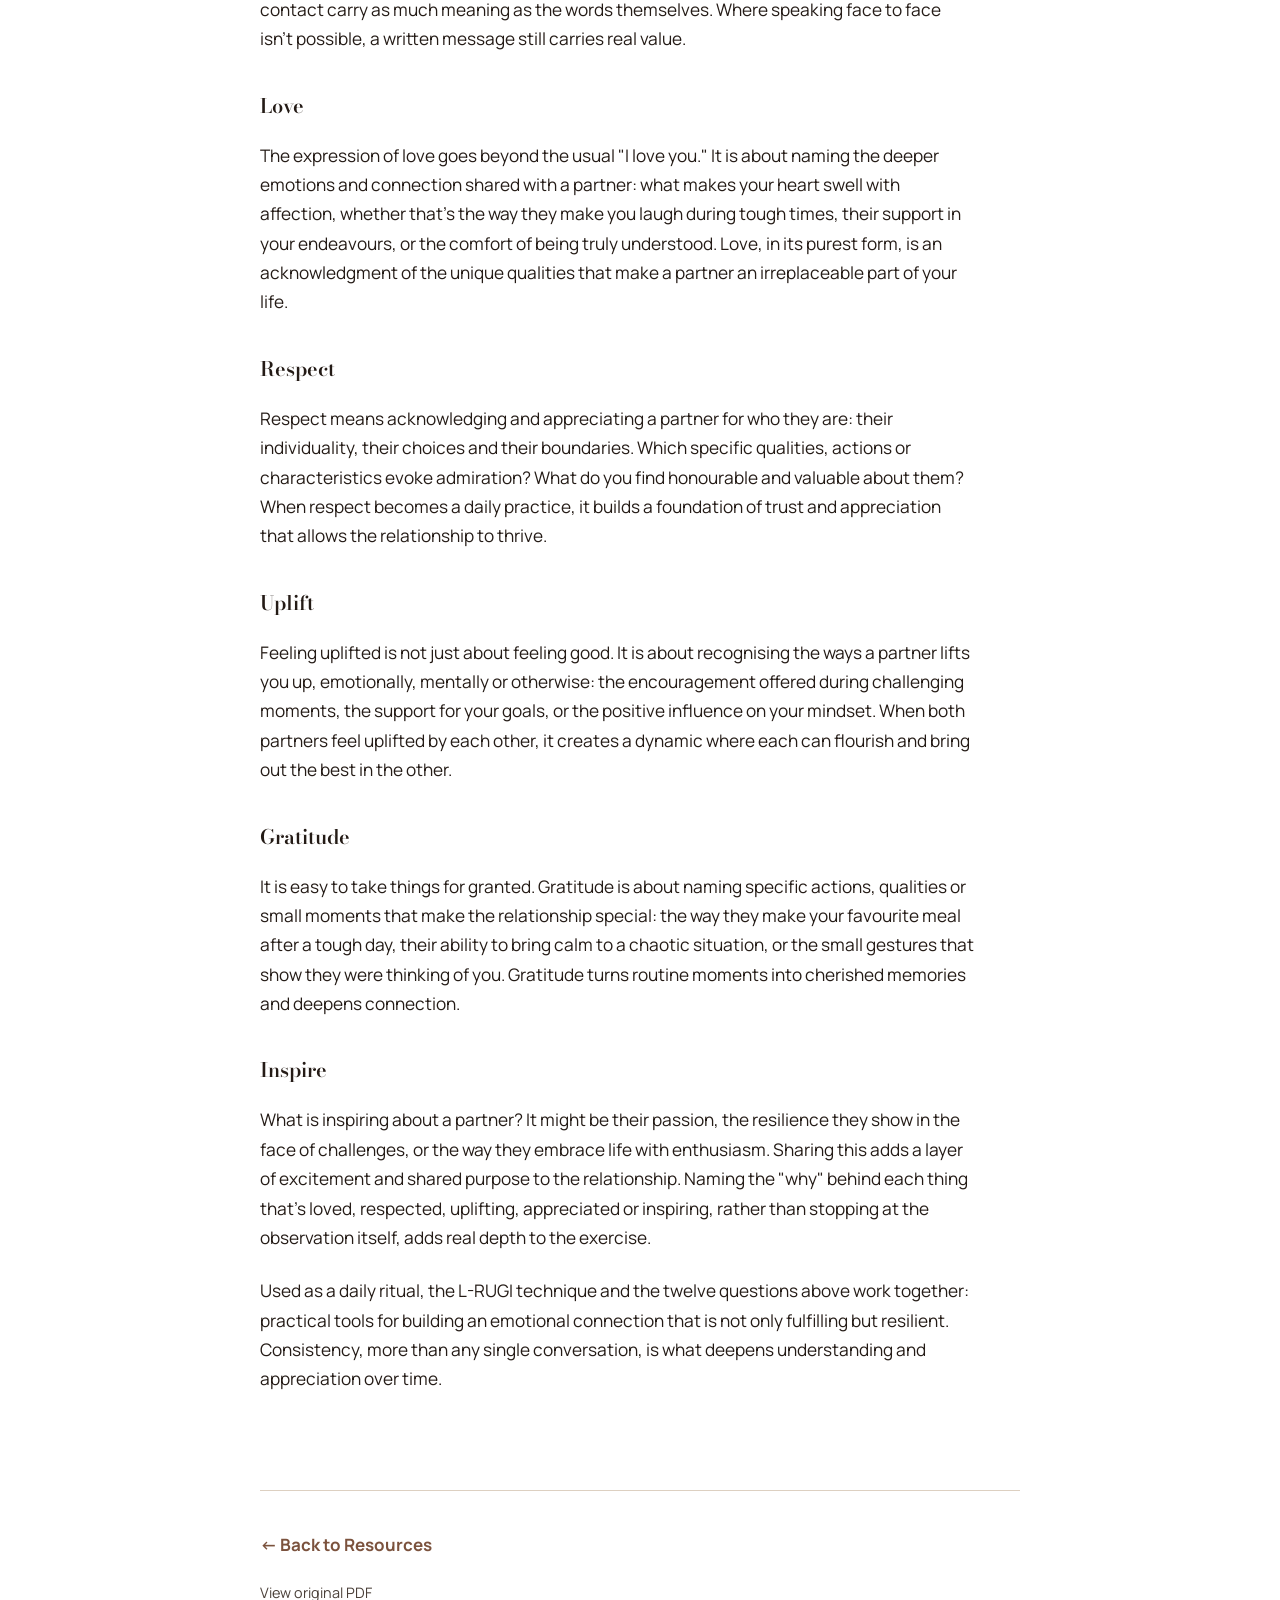
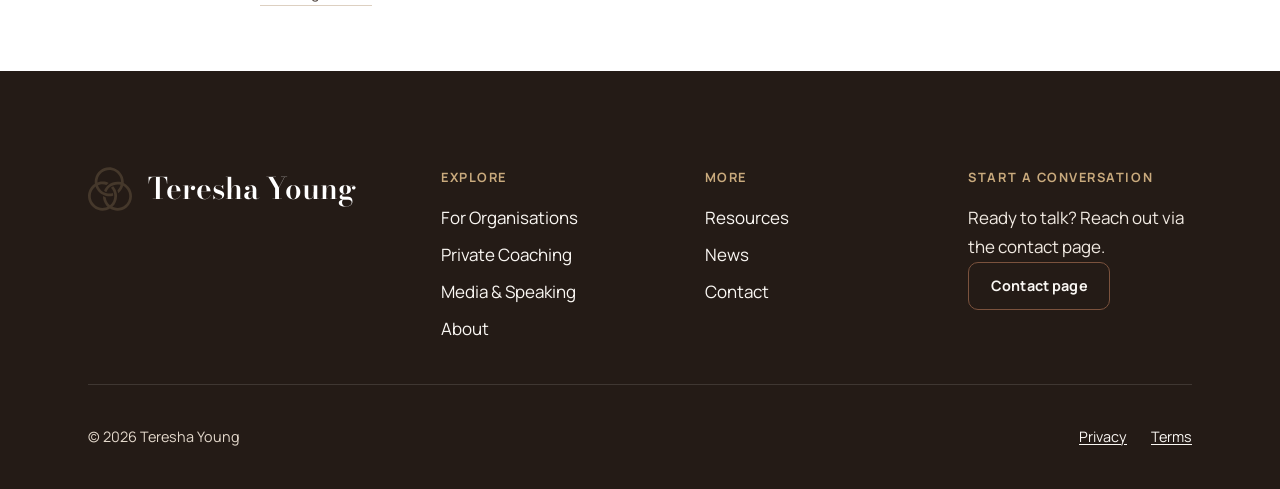
<file: resources/igniting-intimacy-12-powerful-questions.html>
<!doctype html>
<html lang="en">
<head>
<meta charset="utf-8">
<meta name="viewport" content="width=device-width, initial-scale=1">
<title>Igniting Intimacy: 12 Powerful Questions to Transform Your Relationship — Teresha Young</title>
<meta name="description" content="Twelve reflective questions, plus the L-RUGI technique, for building closeness and honest conversation between partners.">
<link rel="canonical" href="https://tereshayoung.com/resources/igniting-intimacy-12-powerful-questions.html">
<meta property="og:type" content="article">
<meta property="og:title" content="Igniting Intimacy: 12 Powerful Questions to Transform Your Relationship">
<meta property="og:description" content="Twelve reflective questions, plus the L-RUGI technique, for building closeness and honest conversation between partners.">
<meta property="og:url" content="https://tereshayoung.com/resources/igniting-intimacy-12-powerful-questions.html">
<link rel="icon" href="../assets/brand/logo.svg" type="image/svg+xml">
<link rel="preconnect" href="https://fonts.googleapis.com">
<link rel="preconnect" href="https://fonts.gstatic.com" crossorigin>
<link href="https://fonts.googleapis.com/css2?family=Bodoni+Moda:ital,wght@0,500;0,600;0,700;0,800;1,500;1,600&family=Manrope:wght@400;500;600;700;800&display=swap" rel="stylesheet">
<link rel="stylesheet" href="../assets/css/styles.css">
</head>
<body data-page="resources">
<a class="skip-link" href="#main">Skip to main content</a>

<header class="site-header" data-site-header>
  <div class="container brand-bar">
    <a class="brand" href="../index.html">
      <img class="brand__mark" src="../assets/brand/logo.svg" alt="" width="44" height="44">
      <span class="brand__name">Teresha Young<span>Relationship &amp; Emotional Well-being Expert</span></span>
    </a>
    <button class="nav-toggle" type="button" data-nav-toggle aria-expanded="false" aria-controls="site-nav">
      <span class="nav-toggle__bar"></span>
      <span class="nav-toggle__bar"></span>
      <span class="nav-toggle__bar"></span>
      <span class="visually-hidden">Menu</span>
    </button>
  </div>
  <nav class="nav-ribbon" id="site-nav" data-site-nav aria-label="Primary">
    <div class="container nav-ribbon__inner">
      <ul class="nav-ribbon__list" role="list">
        <li><a href="../index.html"><svg viewBox="0 0 24 24" fill="none" stroke-width="1.5" aria-hidden="true"><path d="M4 11.5 12 4l8 7.5"/><path d="M6 10v9a1 1 0 0 0 1 1h10a1 1 0 0 0 1-1v-9"/></svg><span>Home</span></a></li>
        <li class="nav-parent" data-nav-parent>
          <button class="nav-parent__trigger" type="button" aria-expanded="false" aria-controls="nav-menu-work" data-nav-trigger>
            <svg viewBox="0 0 24 24" fill="none" stroke-width="1.5" aria-hidden="true"><circle cx="9" cy="12" r="6"/><circle cx="15" cy="12" r="6"/></svg><span>Work With Me</span><svg class="nav-ribbon__chevron" viewBox="0 0 24 24" fill="none" stroke-width="2" aria-hidden="true"><path d="m6 9.5 6 6 6-6"/></svg>
          </button>
          <ul class="nav-menu" id="nav-menu-work" role="list" data-nav-menu>
            <li><a href="../organisations.html"><svg viewBox="0 0 24 24" fill="none" stroke-width="1.5" aria-hidden="true"><rect x="3" y="7" width="18" height="12" rx="2"/><path d="M8 7V5a2 2 0 0 1 2-2h4a2 2 0 0 1 2 2v2"/></svg><span class="nav-menu__body"><span class="nav-menu__label">For Organisations</span><span class="nav-menu__desc">Relationship and emotional well-being work with teams.</span></span></a></li>
            <li><a href="../private-coaching.html"><svg viewBox="0 0 24 24" fill="none" stroke-width="1.5" aria-hidden="true"><circle cx="9" cy="12" r="6"/><circle cx="15" cy="12" r="6"/></svg><span class="nav-menu__body"><span class="nav-menu__label">Private Coaching</span><span class="nav-menu__desc">One-to-one support, at your own pace.</span></span></a></li>
          </ul>
        </li>
        <li class="nav-parent" data-nav-parent>
          <button class="nav-parent__trigger" type="button" aria-expanded="false" aria-controls="nav-menu-media" data-nav-trigger>
            <svg viewBox="0 0 24 24" fill="none" stroke-width="1.5" aria-hidden="true"><rect x="9" y="2" width="6" height="12" rx="3"/><path d="M5 11a7 7 0 0 0 14 0"/><path d="M12 18v3"/><path d="M9 21h6"/></svg><span>Media &amp; Speaking</span><svg class="nav-ribbon__chevron" viewBox="0 0 24 24" fill="none" stroke-width="2" aria-hidden="true"><path d="m6 9.5 6 6 6-6"/></svg>
          </button>
          <ul class="nav-menu" id="nav-menu-media" role="list" data-nav-menu>
            <li><a href="../media-speaking.html"><svg viewBox="0 0 24 24" fill="none" stroke-width="1.5" aria-hidden="true"><rect x="9" y="2" width="6" height="12" rx="3"/><path d="M5 11a7 7 0 0 0 14 0"/><path d="M12 18v3"/><path d="M9 21h6"/></svg><span class="nav-menu__body"><span class="nav-menu__label">Media &amp; Speaking</span><span class="nav-menu__desc">Expert commentary, talks and the podcast.</span></span></a></li>
            <li><a href="../news.html"><svg viewBox="0 0 24 24" fill="none" stroke-width="1.5" aria-hidden="true"><rect x="3.5" y="4" width="17" height="16" rx="1.5"/><path d="M7.5 8.5h9M7.5 12h9M7.5 15.5h5.5"/></svg><span class="nav-menu__body"><span class="nav-menu__label">News</span><span class="nav-menu__desc">Recent appearances, features and milestones.</span></span></a></li>
          </ul>
        </li>
        <li><a href="../about.html"><svg viewBox="0 0 24 24" fill="none" stroke-width="1.5" aria-hidden="true"><circle cx="12" cy="8" r="4"/><path d="M4 20c0-4 3.5-7 8-7s8 3 8 7"/></svg><span>About</span></a></li>
        <li><a href="../resources.html" aria-current="page"><svg viewBox="0 0 24 24" fill="none" stroke-width="1.5" aria-hidden="true"><path d="M4 5.5A2.5 2.5 0 0 1 6.5 3H12v18H6.5A2.5 2.5 0 0 1 4 18.5v-13Z"/><path d="M20 5.5A2.5 2.5 0 0 0 17.5 3H12v18h5.5a2.5 2.5 0 0 0 2.5-2.5v-13Z"/></svg><span>Resources</span></a></li>
        <li><a href="../contact.html"><svg viewBox="0 0 24 24" fill="none" stroke-width="1.5" aria-hidden="true"><rect x="3" y="5.5" width="18" height="13" rx="2"/><path d="m4 7 8 6 8-6"/></svg><span>Contact</span></a></li>
      </ul>
      <a class="btn btn-primary nav-ribbon__cta" href="../contact.html">Start a conversation</a>
    </div>
  </nav>
</header>

<main id="main">
  <div class="container">
    <p class="breadcrumb"><a href="../resources.html">Resources</a><span class="breadcrumb__sep">/</span>Igniting Intimacy</p>
  </div>

  <article class="section section--tight">
    <div class="container">
      <div class="article">
        <header class="article__header">
          <p class="eyebrow">Article</p>
          <h1>Igniting Intimacy: 12 Powerful Questions to Transform Your Relationship</h1>
          <div class="article__meta">
            <span class="chip">5 minute read</span>
          </div>
        </header>

        <div class="article__body">
          <p>Intimacy is often assumed to mean physical closeness, but it runs deeper than that. It is the sense of closeness and connection built in the daily moments between two people, not only in grand gestures.</p>

          <p>Relationships can settle into routine: the same conversations, the same evenings, the same responses, until the flavour and spice start to fade. Curiosity and playfulness are often the first things to go, and they are exactly what can restore intimacy, without it needing to centre on sex.</p>

          <p>The twelve questions below are designed to build that closeness and understanding at a deeper level. They work whether answered as a couple right now, or used individually as a way of getting clearer on what a relationship, current or future, could look like.</p>

          <h2 id="how-to-use">How to use these questions</h2>
          <p>Answer as though exploring the relationship right now, responding the way a partner would. It can also help to imagine how an ideal partner might respond, since that builds a framework for a future relationship. Anyone, whether single or coupled up, can use the questions to build a deeper understanding of themselves.</p>

          <h2 id="the-questions">The 12 questions</h2>
          <ol>
            <li><span class="article__question">What's something you would love us to do more of if we had more time?</span></li>
            <li><span class="article__question">What's something in our daily life that you find beautiful?</span></li>
            <li><span class="article__question">What are three strengths you see between us that we possess as a team?</span></li>
            <li><span class="article__question">What's something I do that always makes you smile?</span></li>
            <li><span class="article__question">What's one crazy thing you'd like us to do that we've not done yet?</span></li>
            <li><span class="article__question">How do I make you feel especially loved in our relationship?</span></li>
            <li><span class="article__question">What are three qualities you admire about yourself?</span></li>
            <li><span class="article__question">What's one of the biggest lessons you've learned in our relationship?</span></li>
            <li><span class="article__question">What's one thing you will never do again in our relationship?</span></li>
            <li><span class="article__question">What would you love for us to have accomplished five years from now?</span></li>
            <li><span class="article__question">If we could share a superpower, what would it be?</span></li>
            <li><span class="article__question">If you could invent a smoothie named after us, what would it be called, and what ingredients would go into it?</span></li>
          </ol>

          <p>It is worth exploring the answers more deeply rather than moving straight to the next question. Staying curious and asking a follow-up, such as "What makes that important to you?" or "How does that make you feel?", turns a list of questions into a real conversation.</p>

          <p>The important thing is to listen to these responses without judgement or criticism. Each answer belongs to the person giving it: their view, their feelings, their perceptions and their experience. Sitting back, listening fully and staying present while a partner answers is as much a part of this exercise as the questions themselves.</p>

          <h2 id="l-rugi">A bonus technique: L-RUGI</h2>
          <p>Alongside the twelve questions, a simple daily practice can do a lot to keep intimacy alive: five elements known as the L-RUGI technique.</p>

          <div class="article__callout">
            <h3>L-RUGI, in brief</h3>
            <dl>
              <dt>L</dt><dd>Love</dd>
              <dt>R</dt><dd>Respect</dd>
              <dt>U</dt><dd>Uplift</dd>
              <dt>G</dt><dd>Gratitude</dd>
              <dt>I</dt><dd>Inspire</dd>
            </dl>
          </div>

          <p>This works best as a daily habit, ideally shared in person or over a call, since tone and eye contact carry as much meaning as the words themselves. Where speaking face to face isn't possible, a written message still carries real value.</p>

          <h3>Love</h3>
          <p>The expression of love goes beyond the usual "I love you." It is about naming the deeper emotions and connection shared with a partner: what makes your heart swell with affection, whether that's the way they make you laugh during tough times, their support in your endeavours, or the comfort of being truly understood. Love, in its purest form, is an acknowledgment of the unique qualities that make a partner an irreplaceable part of your life.</p>

          <h3>Respect</h3>
          <p>Respect means acknowledging and appreciating a partner for who they are: their individuality, their choices and their boundaries. Which specific qualities, actions or characteristics evoke admiration? What do you find honourable and valuable about them? When respect becomes a daily practice, it builds a foundation of trust and appreciation that allows the relationship to thrive.</p>

          <h3>Uplift</h3>
          <p>Feeling uplifted is not just about feeling good. It is about recognising the ways a partner lifts you up, emotionally, mentally or otherwise: the encouragement offered during challenging moments, the support for your goals, or the positive influence on your mindset. When both partners feel uplifted by each other, it creates a dynamic where each can flourish and bring out the best in the other.</p>

          <h3>Gratitude</h3>
          <p>It is easy to take things for granted. Gratitude is about naming specific actions, qualities or small moments that make the relationship special: the way they make your favourite meal after a tough day, their ability to bring calm to a chaotic situation, or the small gestures that show they were thinking of you. Gratitude turns routine moments into cherished memories and deepens connection.</p>

          <h3>Inspire</h3>
          <p>What is inspiring about a partner? It might be their passion, the resilience they show in the face of challenges, or the way they embrace life with enthusiasm. Sharing this adds a layer of excitement and shared purpose to the relationship. Naming the "why" behind each thing that's loved, respected, uplifting, appreciated or inspiring, rather than stopping at the observation itself, adds real depth to the exercise.</p>

          <p>Used as a daily ritual, the L-RUGI technique and the twelve questions above work together: practical tools for building an emotional connection that is not only fulfilling but resilient. Consistency, more than any single conversation, is what deepens understanding and appreciation over time.</p>
        </div>

        <div class="article__footer">
          <p><a class="text-link" href="../resources.html">← Back to Resources</a></p>
          <p><a class="article__pdf-link" href="../assets/docs/resources/igniting-intimacy-12-powerful-questions.pdf" target="_blank" rel="noopener">View original PDF</a></p>
        </div>
      </div>
    </div>
  </article>
</main>

<footer class="site-footer">
  <div class="container">
    <div class="site-footer__grid">
      <div class="site-footer__brand">
        <a class="brand" href="../index.html">
          <img class="brand__mark" src="../assets/brand/logo.svg" alt="" width="34" height="34">
          <span class="brand__name" style="color:#fff;">Teresha Young</span>
        </a>
      </div>
      <nav aria-label="Explore">
        <p class="site-footer__heading">Explore</p>
        <ul class="site-footer__list" role="list">
          <li><a href="../organisations.html">For Organisations</a></li>
          <li><a href="../private-coaching.html">Private Coaching</a></li>
          <li><a href="../media-speaking.html">Media &amp; Speaking</a></li>
          <li><a href="../about.html">About</a></li>
        </ul>
      </nav>
      <nav aria-label="More">
        <p class="site-footer__heading">More</p>
        <ul class="site-footer__list" role="list">
          <li><a href="../resources.html">Resources</a></li>
          <li><a href="../news.html">News</a></li>
          <li><a href="../contact.html">Contact</a></li>
        </ul>
      </nav>
      <div>
        <p class="site-footer__heading">Start a conversation</p>
        <p>Ready to talk? Reach out via the contact page.</p>
        <a class="btn btn-secondary" href="../contact.html">Contact page</a>
      </div>
    </div>
    <div class="site-footer__bottom">
      <p>&copy; 2026 Teresha Young</p>
      <div class="site-footer__legal-links">
        <a href="../privacy.html">Privacy</a>
        <a href="../terms.html">Terms</a>
      </div>
    </div>
  </div>
</footer>

<script src="../assets/js/config.js"></script>
<script src="../assets/js/main.js"></script>
</body>
</html>
</file>
<file: assets/css/styles.css>
/* ==========================================================================
   Teresha Young — 2026 Prototype
   Global design system: tokens, base, layout, header/footer, components.
   Foundation stage: structural + visual system only, not final page content.
   ========================================================================== */

/* ---------------------------------------------------------------------- */
/* Design tokens                                                          */
/* ---------------------------------------------------------------------- */

:root {
  /* Brand palette */
  --color-walnut: #7B523D;
  --color-gold: #C9AA7D;
  --color-gold-dark: #BA8F5D;
  --color-berry: #A60525;
  --color-forest: #253D39;
  --color-slate: #4D556F;
  --color-white: #FFFFFF;

  /* Neutral scale (derived, for editorial calm — not part of the brand accent set) */
  --color-ink: #241B16;
  --color-ink-soft: #4A3F38;
  --color-stone-100: #FAF7F3;
  --color-stone-200: #F1EAE2;
  --color-stone-300: #E4D9CC;
  --color-border: #DDD0C1;

  /* Semantic role mapping (navigational colour system) */
  --color-corporate: var(--color-slate);
  --color-relationship: var(--color-berry);
  --color-wellbeing: var(--color-forest);

  --color-bg: var(--color-white);
  --color-bg-muted: var(--color-stone-100);
  --color-text: var(--color-ink);
  --color-text-muted: var(--color-ink-soft);
  --color-accent: var(--color-gold);
  --color-accent-dark: var(--color-gold-dark);
  --color-link: var(--color-walnut);
  --color-focus: var(--color-walnut);

  /* Typography */
  --font-heading: 'Bodoni Moda', 'Didot', 'Georgia', serif;
  --font-body: 'Manrope', -apple-system, BlinkMacSystemFont, 'Segoe UI', sans-serif;

  --fs-base: 1.0625rem;
  --fs-sm: 0.9rem;
  --fs-lg: 1.2rem;
  --fs-h1: clamp(2.6rem, 1.95rem + 2.8vw, 4.1rem);
  --fs-h2: clamp(1.9rem, 1.5rem + 1.7vw, 3rem);
  --fs-h3: clamp(1.4rem, 1.2rem + 0.85vw, 1.95rem);
  --fs-h4: 1.25rem;
  --fs-eyebrow: 0.8rem;

  --lh-heading: 1.15;
  --lh-body: 1.7;

  /* Spacing scale */
  --space-3xs: 0.25rem;
  --space-2xs: 0.5rem;
  --space-xs: 0.75rem;
  --space-sm: 1rem;
  --space-md: 1.5rem;
  --space-lg: 2.5rem;
  --space-xl: 4rem;
  --space-2xl: 6rem;
  --space-3xl: 8rem;

  /* Layout */
  --container-max: 1200px;
  --container-pad: clamp(1.25rem, 4vw, 3rem);
  --radius-sm: 6px;
  --radius-md: 14px;
  --radius-lg: 28px;
  --header-height: 72px;

  /* Motion */
  --ease-editorial: cubic-bezier(0.22, 0.61, 0.36, 1);
  --duration-fast: 160ms;
  --duration-base: 280ms;
  --duration-slow: 700ms;

  /* Soft navigational tints (~8-10% of the service colour into white) —
     for calm panel backgrounds where a full-saturation block would read
     as too loud next to another full-colour block directly below it. */
  --tint-corporate: #F1F1F4;
  --tint-relationship: #F8EBEE;
  --tint-wellbeing: #EEF0EF;
}

/* ---------------------------------------------------------------------- */
/* Reset & base                                                           */
/* ---------------------------------------------------------------------- */

*,
*::before,
*::after {
  box-sizing: border-box;
}

* {
  margin: 0;
}

html {
  -webkit-text-size-adjust: 100%;
  scroll-behavior: smooth;
}

body {
  min-height: 100svh;
  font-family: var(--font-body);
  font-size: var(--fs-base);
  line-height: var(--lh-body);
  color: var(--color-text);
  background: var(--color-bg);
  overflow-x: hidden;
}

body.nav-open {
  overflow: hidden;
}

img,
picture,
svg {
  display: block;
  max-width: 100%;
  height: auto;
}

img {
  font-style: italic; /* fallback alt-text styling if an image fails to load */
}

input,
button,
textarea,
select {
  font: inherit;
  color: inherit;
}

button {
  cursor: pointer;
  background: none;
  border: none;
}

a {
  color: var(--color-link);
  text-decoration-thickness: from-font;
  text-underline-offset: 0.15em;
}

ul[role='list'],
ol[role='list'] {
  list-style: none;
  padding: 0;
}

h1,
h2,
h3,
h4 {
  font-family: var(--font-heading);
  line-height: var(--lh-heading);
  font-weight: 600;
  color: var(--color-ink);
  text-wrap: balance;
}

h1 { font-size: var(--fs-h1); }
h2 { font-size: var(--fs-h2); }
h3 { font-size: var(--fs-h3); }
h4 { font-size: var(--fs-h4); font-family: var(--font-body); font-weight: 700; }

p {
  max-width: 65ch;
}

p + p {
  margin-top: var(--space-sm);
}

@media (prefers-reduced-motion: reduce) {
  html {
    scroll-behavior: auto;
  }

  *,
  *::before,
  *::after {
    animation-duration: 0.001ms !important;
    animation-iteration-count: 1 !important;
    transition-duration: 0.001ms !important;
    scroll-behavior: auto !important;
  }
}

/* ---------------------------------------------------------------------- */
/* Accessibility utilities                                                */
/* ---------------------------------------------------------------------- */

.visually-hidden {
  position: absolute;
  width: 1px;
  height: 1px;
  padding: 0;
  margin: -1px;
  overflow: hidden;
  clip: rect(0, 0, 0, 0);
  white-space: nowrap;
  border: 0;
}

.skip-link {
  position: absolute;
  top: -100%;
  left: var(--space-sm);
  z-index: 1000;
  padding: var(--space-xs) var(--space-md);
  background: var(--color-ink);
  color: var(--color-white);
  border-radius: var(--radius-sm);
  transition: top var(--duration-fast) var(--ease-editorial);
}

.skip-link:focus {
  top: var(--space-sm);
}

:focus-visible {
  outline: 3px solid var(--color-focus);
  outline-offset: 3px;
  border-radius: var(--radius-sm);
}

/* ---------------------------------------------------------------------- */
/* Layout primitives                                                      */
/* ---------------------------------------------------------------------- */

.container {
  width: 100%;
  max-width: var(--container-max);
  margin-inline: auto;
  padding-inline: var(--container-pad);
}

.section {
  padding-block: var(--space-2xl);
}

.section--tight {
  padding-block: var(--space-xl);
}

.section--muted {
  background: var(--color-bg-muted);
}

/* Navigational colour-coded sections (used sparingly, not decoratively) */
.section--corporate {
  background: var(--color-corporate);
  color: var(--color-white);
}

.section--corporate h1,
.section--corporate h2,
.section--corporate h3 {
  color: var(--color-white);
}

.section--relationship {
  background: var(--color-relationship);
  color: var(--color-white);
}

.section--relationship h1,
.section--relationship h2,
.section--relationship h3 {
  color: var(--color-white);
}

.section--wellbeing {
  background: var(--color-wellbeing);
  color: var(--color-white);
}

.section--wellbeing h1,
.section--wellbeing h2,
.section--wellbeing h3 {
  color: var(--color-white);
}

.section-header {
  max-width: 48rem;
  margin-bottom: var(--space-lg);
}

.eyebrow {
  display: inline-block;
  font-family: var(--font-body);
  font-size: var(--fs-eyebrow);
  font-weight: 700;
  letter-spacing: 0.14em;
  text-transform: uppercase;
  /* Walnut, not dark-gold: dark-gold-on-white measures ~2.9:1, below WCAG AA
     for text. Gold stays reserved for decorative marks, not for text. */
  color: var(--color-walnut);
  margin-bottom: var(--space-xs);
}

.section--corporate .eyebrow,
.section--relationship .eyebrow,
.section--wellbeing .eyebrow {
  color: inherit;
  opacity: 0.85;
}

.grid {
  display: grid;
  /* Explicit single column below the 768px breakpoint: without this, a grid
     with no explicit columns falls back to an auto-sized implicit track,
     which a fixed-width child (e.g. .portrait-card) can inflate past the
     viewport width instead of the intended full-width single-column stack. */
  grid-template-columns: 1fr;
  gap: var(--space-lg);
}

@media (min-width: 768px) {
  .grid--2 { grid-template-columns: repeat(2, 1fr); }
  .grid--3 { grid-template-columns: repeat(3, 1fr); }
}

@media (min-width: 1024px) {
  .grid--4 { grid-template-columns: repeat(4, 1fr); }
}

/* ---------------------------------------------------------------------- */
/* Buttons                                                                */
/* ---------------------------------------------------------------------- */

.btn {
  display: inline-flex;
  align-items: center;
  justify-content: center;
  gap: var(--space-2xs);
  min-height: 46px;
  padding: 0.75em 1.5em;
  /* A refined rounded rectangle rather than a full pill — the brief's
     "not oversized pills" note applies to primary/secondary buttons
     wherever they appear, not only in the nav. */
  border-radius: 10px;
  font-family: var(--font-body);
  font-weight: 700;
  font-size: var(--fs-sm);
  letter-spacing: 0.01em;
  text-decoration: none;
  border: 1px solid transparent;
  transition: background-color var(--duration-base) var(--ease-editorial),
    color var(--duration-base) var(--ease-editorial),
    border-color var(--duration-base) var(--ease-editorial),
    transform var(--duration-fast) var(--ease-editorial);
}

.btn:hover {
  transform: translateY(-1px);
}

.btn-primary {
  background: var(--color-walnut);
  color: var(--color-white);
}

.btn-primary:hover {
  background: var(--color-ink);
}

.btn-secondary {
  background: transparent;
  color: var(--color-walnut);
  border-color: var(--color-walnut);
}

.btn-secondary:hover {
  background: var(--color-walnut);
  color: var(--color-white);
}

.section--corporate .btn-secondary,
.section--relationship .btn-secondary,
.section--wellbeing .btn-secondary,
.page-hero--photo .btn-secondary,
.page-hero--split .btn-secondary {
  color: var(--color-white);
  border-color: rgba(255, 255, 255, 0.6);
}

.section--corporate .btn-secondary:hover,
.section--relationship .btn-secondary:hover,
.section--wellbeing .btn-secondary:hover,
.page-hero--photo .btn-secondary:hover,
.page-hero--split .btn-secondary:hover {
  background: rgba(255, 255, 255, 0.12);
}

/* ---------------------------------------------------------------------- */
/* Site header / navigation                                               */
/* ---------------------------------------------------------------------- */

.site-header {
  position: sticky;
  top: 0;
  z-index: 100;
  background: var(--color-white);
  box-shadow: none;
  transition: box-shadow var(--duration-base) var(--ease-editorial);
}

.site-header.is-scrolled {
  box-shadow: 0 8px 24px -20px rgba(36, 27, 22, 0.4);
}

/* Level 1 — masthead: brand only, no nav, no CTA. */

.brand-bar {
  display: flex;
  align-items: center;
  justify-content: space-between;
  gap: var(--space-md);
  min-height: var(--header-height);
  border-bottom: 1px solid var(--color-border);
}

@media (min-width: 768px) {
  :root {
    /* Also read by the mobile nav-ribbon overlay's `inset` below, so the
       two can never drift out of sync the way a hardcoded duplicate did. */
    --header-height: 88px;
  }
}

.brand {
  display: flex;
  align-items: center;
  gap: var(--space-sm);
  text-decoration: none;
  color: var(--color-ink);
  min-width: 0;
}

.brand__mark {
  width: 38px;
  height: 38px;
  flex-shrink: 0;
}

@media (min-width: 768px) {
  .brand__mark {
    width: 44px;
    height: 44px;
  }
}

.brand__name {
  font-family: var(--font-heading);
  font-size: 1.5rem;
  font-weight: 600;
  line-height: 1;
  min-width: 0;
  white-space: nowrap;
}

@media (min-width: 768px) {
  .brand__name {
    font-size: 1.85rem;
  }
}

.brand__name span {
  /* Freed up by moving navigation to its own row below: the masthead now
     has room to carry the tagline on every page, not just the homepage.
     white-space must be reset here — it would otherwise inherit `nowrap`
     from .brand__name and force this longer line past the viewport edge
     on narrow screens instead of wrapping. */
  display: block;
  white-space: normal;
  font-family: var(--font-body);
  font-size: 0.62rem;
  font-weight: 600;
  letter-spacing: 0.1em;
  text-transform: uppercase;
  color: var(--color-text-muted);
  margin-top: 0.3em;
}

@media (min-width: 768px) {
  .brand__name span {
    font-size: 0.7rem;
  }
}

.nav-toggle {
  display: none;
  flex-direction: column;
  justify-content: center;
  align-items: center;
  gap: 5px;
  width: 48px;
  height: 48px;
  flex-shrink: 0;
  border-radius: var(--radius-sm);
}

.nav-toggle__bar {
  width: 22px;
  height: 2px;
  background: var(--color-ink);
  transition: transform var(--duration-base) var(--ease-editorial),
    opacity var(--duration-base) var(--ease-editorial);
}

.nav-toggle[aria-expanded='true'] .nav-toggle__bar:nth-child(1) {
  transform: translateY(7px) rotate(45deg);
}

.nav-toggle[aria-expanded='true'] .nav-toggle__bar:nth-child(2) {
  opacity: 0;
}

.nav-toggle[aria-expanded='true'] .nav-toggle__bar:nth-child(3) {
  transform: translateY(-7px) rotate(-45deg);
}

/* Level 2 — nav ribbon: every pathway plus a compact CTA, one line only. */

.nav-ribbon {
  background: var(--color-bg-muted);
  border-bottom: 1px solid var(--color-border);
}

.nav-ribbon__inner {
  display: flex;
  align-items: center;
  justify-content: space-between;
  gap: var(--space-lg);
  padding-block: 0.65rem;
}

.nav-ribbon__list {
  display: flex;
  align-items: center;
  gap: 1.3rem;
  flex-wrap: nowrap;
}

.nav-ribbon__list a {
  display: inline-flex;
  align-items: center;
  gap: 0.45em;
  padding: 0.35em 0.5em;
  border-radius: 8px;
  font-size: 0.88rem;
  font-weight: 600;
  color: var(--color-ink-soft);
  text-decoration: none;
  white-space: nowrap;
  border-bottom: 2px solid transparent;
  transition: color var(--duration-base) var(--ease-editorial),
    background-color var(--duration-base) var(--ease-editorial),
    border-color var(--duration-base) var(--ease-editorial),
    transform var(--duration-fast) var(--ease-editorial);
}

.nav-ribbon__list svg {
  width: 16px;
  height: 16px;
  flex-shrink: 0;
  stroke: currentColor;
  opacity: 0.75;
}

.nav-ribbon__list a:hover,
.nav-ribbon__list a:focus-visible {
  color: var(--color-walnut);
  background: rgba(201, 170, 125, 0.14);
  border-color: var(--color-accent-dark);
  transform: translateY(-1px);
}

.nav-ribbon__list a[aria-current='page'] {
  color: var(--color-walnut);
  font-weight: 700;
  border-color: var(--color-walnut);
}

.nav-ribbon__cta {
  flex-shrink: 0;
  min-height: 40px;
  padding: 0.55em 1.3em;
  font-size: 0.82rem;
}

.nav-ribbon__inner {
  max-width: 1360px;
}

/* ---------------------------------------------------------------------- */
/* Dropdown parents — "Work With Me" and "Media & Speaking".              */
/* The trigger is a real <button> with aria-expanded, so the menu opens on */
/* click/Enter/Space and closes on Escape for keyboard and pointer users   */
/* alike; hover is a convenience on top of that, never the only route in.  */
/* ---------------------------------------------------------------------- */

.nav-parent {
  position: relative;
}

/* Matches .nav-ribbon__list a exactly so the trigger sits on the same
   baseline and optical weight as the plain top-level links beside it. */
.nav-parent__trigger {
  display: inline-flex;
  align-items: center;
  gap: 0.45em;
  padding: 0.35em 0.5em;
  border: 0;
  border-bottom: 2px solid transparent;
  border-radius: 8px;
  background: none;
  font-family: var(--font-body);
  font-size: 0.88rem;
  font-weight: 600;
  color: var(--color-ink-soft);
  white-space: nowrap;
  cursor: pointer;
  transition: color var(--duration-base) var(--ease-editorial),
    background-color var(--duration-base) var(--ease-editorial),
    border-color var(--duration-base) var(--ease-editorial),
    transform var(--duration-fast) var(--ease-editorial);
}

.nav-parent__trigger > svg:not(.nav-ribbon__chevron) {
  width: 16px;
  height: 16px;
  flex-shrink: 0;
  stroke: currentColor;
  opacity: 0.75;
}

.nav-ribbon__chevron {
  width: 13px;
  height: 13px;
  flex-shrink: 0;
  stroke: currentColor;
  opacity: 0.7;
  transition: transform var(--duration-base) var(--ease-editorial);
}

.nav-parent__trigger:hover,
.nav-parent__trigger:focus-visible,
.nav-parent__trigger[aria-expanded='true'] {
  color: var(--color-walnut);
  background: rgba(201, 170, 125, 0.14);
  border-bottom-color: var(--color-accent-dark);
}

.nav-parent__trigger[aria-expanded='true'] .nav-ribbon__chevron {
  transform: rotate(180deg);
}

/* Set server-side when the current page lives inside this dropdown, so the
   collapsed parent still shows where the visitor is. */
.nav-parent__trigger.is-active {
  color: var(--color-walnut);
  font-weight: 700;
  border-bottom-color: var(--color-walnut);
}

.nav-menu {
  position: absolute;
  top: calc(100% + 0.65rem);
  left: 0;
  z-index: 60;
  min-width: 19rem;
  padding: 0.5rem;
  background: var(--color-white);
  border: 1px solid var(--color-border);
  border-radius: var(--radius-md);
  box-shadow: 0 26px 50px -30px rgba(36, 27, 22, 0.55);
  opacity: 0;
  visibility: hidden;
  /* Closed menus never intercept a click, including during the fade-out
     while visibility is still `visible`. */
  pointer-events: none;
  transform: translateY(-6px);
  /* visibility flips with zero duration, delayed until after the fade so the
     menu is immediately visible on open and only leaves the accessibility
     tree once it has finished fading out. Transitioning visibility itself
     would leave the menu reported as hidden while it animates in. */
  transition: opacity var(--duration-base) var(--ease-editorial),
    transform var(--duration-base) var(--ease-editorial),
    visibility 0s linear var(--duration-base);
}

/* A quiet gold hairline at the top edge, echoing the site's accent rules. */
.nav-menu::before {
  content: '';
  position: absolute;
  top: -1px;
  left: var(--radius-md);
  right: var(--radius-md);
  height: 2px;
  background: var(--color-accent);
  border-radius: 2px;
}

.nav-parent.is-open .nav-menu {
  opacity: 1;
  visibility: visible;
  pointer-events: auto;
  transform: translateY(0);
  transition: opacity var(--duration-base) var(--ease-editorial),
    transform var(--duration-base) var(--ease-editorial),
    visibility 0s;
}

.nav-menu a {
  display: flex;
  align-items: flex-start;
  gap: 0.7em;
  padding: 0.7rem 0.8rem;
  border-radius: var(--radius-sm);
  border-bottom: 0;
  white-space: normal;
  text-decoration: none;
}

.nav-menu a > svg {
  width: 18px;
  height: 18px;
  margin-top: 0.15em;
  flex-shrink: 0;
  stroke: var(--color-walnut);
  opacity: 0.8;
}

.nav-menu__body {
  display: block;
  min-width: 0;
}

.nav-menu__label {
  display: block;
  font-size: 0.95rem;
  font-weight: 700;
  color: var(--color-ink);
  line-height: 1.3;
}

.nav-menu__desc {
  display: block;
  margin-top: 0.2em;
  font-size: 0.78rem;
  font-weight: 500;
  line-height: 1.45;
  color: var(--color-text-muted);
}

.nav-menu a:hover,
.nav-menu a:focus-visible {
  background: var(--color-bg-muted);
  transform: none;
}

.nav-menu a:hover .nav-menu__label,
.nav-menu a:focus-visible .nav-menu__label,
.nav-menu a[aria-current='page'] .nav-menu__label {
  color: var(--color-walnut);
}

.nav-menu a[aria-current='page'] {
  background: rgba(201, 170, 125, 0.16);
}

@media (min-width: 1180px) and (max-width: 1339px) {
  .nav-ribbon__list {
    gap: 0.55rem;
  }

  .nav-ribbon__list a,
  .nav-parent__trigger {
    gap: 0.35em;
    padding: 0.35em 0.35em;
    font-size: 0.78rem;
  }

  .nav-menu a {
    font-size: 0.88rem;
    padding: 0.65rem 0.7rem;
  }

  .nav-ribbon__cta {
    padding: 0.55em 1rem;
    font-size: 0.78rem;
  }
}

@media (max-width: 1179px) {
  .nav-toggle {
    display: inline-flex;
  }

  .nav-ribbon {
    position: fixed;
    inset: var(--header-height) 0 0 0;
    z-index: 99;
    background: var(--color-white);
    border-bottom: none;
    transform: translateY(-8px);
    opacity: 0;
    pointer-events: none;
    overflow-y: auto;
    transition: opacity var(--duration-base) var(--ease-editorial),
      transform var(--duration-base) var(--ease-editorial);
  }

  .nav-ribbon.is-open {
    transform: translateY(0);
    opacity: 1;
    pointer-events: auto;
  }

  .nav-ribbon__inner {
    flex-direction: column;
    align-items: stretch;
    gap: var(--space-lg);
    padding: var(--space-lg) var(--container-pad);
    max-width: none;
  }

  .nav-ribbon__list {
    flex-direction: column;
    align-items: stretch;
    flex-wrap: nowrap;
    gap: var(--space-xs);
    width: 100%;
  }

  .nav-ribbon__list a {
    width: 100%;
    min-height: 48px;
    font-size: 1.05rem;
    border-radius: var(--radius-sm);
    border-bottom: none;
    border-left: 3px solid transparent;
  }

  .nav-ribbon__list svg {
    width: 20px;
    height: 20px;
  }

  .nav-ribbon__list a:hover,
  .nav-ribbon__list a:focus-visible {
    transform: none;
    border-left-color: var(--color-accent-dark);
  }

  .nav-ribbon__list a[aria-current='page'] {
    border-left-color: var(--color-walnut);
  }

  .nav-ribbon__cta {
    width: 100%;
    text-align: center;
  }

  /* Mobile: the same trigger becomes an accordion header and the menu an
     in-flow expandable panel, so there is no off-screen floating layer to
     reach for on a touch device. */
  .nav-parent {
    position: static;
  }

  .nav-parent__trigger {
    width: 100%;
    min-height: 48px;
    justify-content: flex-start;
    font-size: 1.05rem;
    border-radius: var(--radius-sm);
    border-bottom: 0;
    border-left: 3px solid transparent;
  }

  .nav-parent__trigger > svg:not(.nav-ribbon__chevron) {
    width: 20px;
    height: 20px;
  }

  .nav-ribbon__chevron {
    margin-left: auto;
    width: 16px;
    height: 16px;
  }

  .nav-parent__trigger:hover,
  .nav-parent__trigger:focus-visible,
  .nav-parent__trigger[aria-expanded='true'] {
    border-left-color: var(--color-accent-dark);
  }

  .nav-parent__trigger.is-active {
    border-left-color: var(--color-walnut);
  }

  .nav-menu {
    position: static;
    min-width: 0;
    margin: var(--space-3xs) 0 0 0;
    padding: 0 0 0 calc(var(--space-md) + 3px);
    border: 0;
    border-radius: 0;
    box-shadow: none;
    background: none;
    display: none;
    opacity: 1;
    visibility: visible;
    transform: none;
    transition: none;
  }

  .nav-menu::before {
    display: none;
  }

  .nav-parent.is-open .nav-menu {
    display: block;
  }

  .nav-menu li + li {
    margin-top: var(--space-3xs);
  }

  .nav-menu a {
    min-height: 48px;
    align-items: center;
    border-left: 2px solid var(--color-border);
    border-radius: 0 var(--radius-sm) var(--radius-sm) 0;
    padding-left: var(--space-sm);
  }

  .nav-menu a:hover,
  .nav-menu a:focus-visible,
  .nav-menu a[aria-current='page'] {
    border-left-color: var(--color-accent-dark);
  }

  .nav-menu__desc {
    display: none;
  }
}

/* ---------------------------------------------------------------------- */
/* Footer                                                                 */
/* ---------------------------------------------------------------------- */

.site-footer {
  background: var(--color-ink);
  color: var(--color-stone-200);
  padding-block: var(--space-2xl) var(--space-lg);
}

.site-footer a {
  color: var(--color-stone-100);
}

.site-footer__grid {
  display: grid;
  gap: var(--space-lg);
  padding-bottom: var(--space-lg);
  border-bottom: 1px solid rgba(255, 255, 255, 0.12);
}

@media (min-width: 768px) {
  .site-footer__grid {
    grid-template-columns: 1.4fr 1fr 1fr 1fr;
  }
}

.site-footer__brand .brand {
  color: var(--color-white);
}

.site-footer__brand p {
  margin-top: var(--space-sm);
  color: var(--color-stone-300);
  max-width: 32ch;
}

.site-footer__heading {
  font-family: var(--font-body);
  font-size: var(--fs-eyebrow);
  font-weight: 700;
  letter-spacing: 0.12em;
  text-transform: uppercase;
  color: var(--color-gold);
  margin-bottom: var(--space-sm);
}

.site-footer__list li + li {
  margin-top: var(--space-2xs);
}

.site-footer__list a {
  text-decoration: none;
}

.site-footer__list a:hover {
  text-decoration: underline;
}

.site-footer__bottom {
  display: flex;
  flex-wrap: wrap;
  gap: var(--space-sm);
  justify-content: space-between;
  padding-top: var(--space-lg);
  font-size: var(--fs-sm);
  color: var(--color-stone-300);
}

.site-footer__legal-links {
  display: flex;
  gap: var(--space-md);
  flex-wrap: wrap;
}

/* ---------------------------------------------------------------------- */
/* Circle motif — subtle, structural inspiration from the logo geometry   */
/* ---------------------------------------------------------------------- */

.motif-circles {
  position: relative;
  isolation: isolate;
}

.motif-circles::before,
.motif-circles::after {
  content: '';
  position: absolute;
  border-radius: 50%;
  border: 1px solid var(--color-accent);
  opacity: 0.35;
  z-index: -1;
}

.motif-circles::before {
  width: 220px;
  height: 220px;
  top: -60px;
  left: -60px;
}

.motif-circles::after {
  width: 160px;
  height: 160px;
  bottom: -50px;
  right: 10%;
}

.divider-circles {
  display: flex;
  align-items: center;
  justify-content: center;
  gap: 6px;
  margin-block: var(--space-lg);
}

.divider-circles span {
  width: 9px;
  height: 9px;
  border-radius: 50%;
  background: var(--color-accent);
}

.divider-circles span:nth-child(2) {
  margin-inline-start: -3px;
  background: var(--color-accent-dark);
}

.divider-circles span:nth-child(3) {
  margin-inline-start: -3px;
  background: var(--color-walnut);
}

.image-frame {
  position: relative;
  border-radius: var(--radius-lg) var(--radius-lg) var(--radius-lg) 0;
  overflow: hidden;
}

/* ---------------------------------------------------------------------- */
/* Cards                                                                  */
/* ---------------------------------------------------------------------- */

.card {
  background: var(--color-white);
  border: 1px solid var(--color-border);
  border-radius: var(--radius-md);
  padding: var(--space-md);
}

.card h3 {
  margin-bottom: var(--space-2xs);
}

/* ---------------------------------------------------------------------- */
/* Media & Speaking — category overview cards (Talks, Media Features,      */
/* Podcast), each linking to its full section further down the page.       */
/* ---------------------------------------------------------------------- */

.media-categories {
  display: grid;
  gap: var(--space-md);
}

@media (min-width: 700px) {
  .media-categories {
    grid-template-columns: repeat(3, 1fr);
  }
}

.media-category-card {
  display: flex;
  flex-direction: column;
  height: 100%;
  padding: var(--space-lg);
  background: var(--color-white);
  border: 1px solid var(--color-border);
  border-radius: var(--radius-md);
  text-decoration: none;
  transition: border-color var(--duration-base) var(--ease-editorial),
    transform var(--duration-fast) var(--ease-editorial);
}

.media-category-card:hover,
.media-category-card:focus-visible {
  border-color: var(--color-forest);
  transform: translateY(-2px);
}

.media-category-card__icon {
  display: inline-flex;
  align-items: center;
  justify-content: center;
  width: 44px;
  height: 44px;
  margin-bottom: var(--space-sm);
  border-radius: 50%;
  border: 1px solid var(--color-forest);
  color: var(--color-forest);
}

.media-category-card__icon svg {
  width: 20px;
  height: 20px;
  stroke: currentColor;
}

.media-category-card__label {
  font-family: var(--font-heading);
  font-size: 1.2rem;
  font-weight: 600;
  color: var(--color-ink);
}

.media-category-card__desc {
  margin-top: var(--space-2xs);
  font-size: var(--fs-sm);
  color: var(--color-text-muted);
}

.badge-strip {
  display: flex;
  flex-wrap: wrap;
  align-items: center;
  gap: var(--space-lg);
}

.badge-strip img {
  height: 84px;
  width: auto;
  object-fit: contain;
}

/* ---------------------------------------------------------------------- */
/* Placeholder blocks (foundation-stage structural markers)               */
/* ---------------------------------------------------------------------- */

.placeholder {
  border: 1px dashed var(--color-border);
  border-radius: var(--radius-md);
  padding: var(--space-lg);
  background: var(--color-stone-100);
  color: var(--color-text-muted);
}

.placeholder__tag {
  display: inline-block;
  font-size: var(--fs-eyebrow);
  font-weight: 700;
  letter-spacing: 0.1em;
  text-transform: uppercase;
  color: var(--color-berry);
  border: 1px solid var(--color-berry);
  border-radius: 999px;
  padding: var(--space-3xs) var(--space-sm);
  margin-bottom: var(--space-sm);
}

/* ---------------------------------------------------------------------- */
/* Simple page templates (about/legal/error/listing pages)                */
/* ---------------------------------------------------------------------- */

.page-hero {
  padding-block: var(--space-xl) var(--space-lg);
  border-bottom: 1px solid var(--color-border);
}

/* ---------------------------------------------------------------------- */
/* Resources hero — no photograph needed for a reading/utility page; a     */
/* warm Walnut-to-Gold gradient with the brand's interlocking-circle       */
/* motif carries the same premium editorial feel instead.                 */
/* ---------------------------------------------------------------------- */

.page-hero--resources {
  position: relative;
  overflow: hidden;
  isolation: isolate;
  background: linear-gradient(135deg, var(--color-ink) 0%, var(--color-walnut) 55%, var(--color-gold-dark) 145%);
  padding-block: var(--space-2xl) var(--space-xl);
  border-bottom: none;
  color: var(--color-white);
}

.page-hero--resources h1 {
  color: var(--color-white);
}

.page-hero__circles {
  position: absolute;
  inset: 0;
  pointer-events: none;
  z-index: 0;
}

.page-hero__circles span {
  position: absolute;
  border-radius: 50%;
  border: 1px solid rgba(255, 255, 255, 0.22);
}

.page-hero__circles span:nth-child(1) { width: 280px; height: 280px; top: -90px; right: -70px; }
.page-hero__circles span:nth-child(2) { width: 170px; height: 170px; bottom: -60px; right: 140px; border-color: rgba(201, 170, 125, 0.4); }
.page-hero__circles span:nth-child(3) { width: 100px; height: 100px; bottom: 30px; right: 320px; border-color: rgba(166, 5, 37, 0.3); }

@media (max-width: 640px) {
  .page-hero__circles span:nth-child(3) { display: none; }
}

.page-hero--resources .page-hero__content {
  position: relative;
  z-index: 1;
}

/* ---------------------------------------------------------------------- */
/* Photographic secondary hero — shared by Organisations, Private Coaching */
/* and About. A full-bleed approved photograph with a tinted scrim carries */
/* the copy, echoing the Homepage hero's premium feel without copying it   */
/* exactly. Each page sets its own scrim tint via a modifier class below.  */
/* ---------------------------------------------------------------------- */

.page-hero--photo {
  position: relative;
  isolation: isolate;
  overflow: hidden;
  display: flex;
  align-items: center;
  min-height: clamp(420px, 56vh, 620px);
  padding-block: var(--space-xl);
  border-bottom: none;
  color: var(--color-white);
}

.page-hero__photo {
  position: absolute;
  inset: 0;
}

.page-hero__photo img {
  width: 100%;
  height: 100%;
  object-fit: cover;
  object-position: center 8%;
}

.page-hero__scrim {
  position: absolute;
  inset: 0;
}

.page-hero__content {
  position: relative;
  z-index: 2;
}

.page-hero--photo .hero__lede {
  max-width: 46ch;
}

.page-hero--photo h1 {
  /* px, not ch: avoids the same shrink-to-narrow-column trap fixed on the
     Homepage hero, and keeps a consistent measure across the hero family. */
  max-width: 680px;
  text-wrap: normal;
  color: var(--color-white);
}

@media (max-width: 767px) {
  .page-hero--photo .page-hero__photo img {
    object-position: center 16%;
  }
}

/* Restrained authority line — used on the About hero (and reusable by any
   other photographic hero) for one factual signal, not a credential wall. */
.hero__trust {
  display: flex;
  flex-direction: column;
  gap: 0.3rem;
  margin-top: var(--space-lg);
  padding-top: var(--space-md);
  border-top: 1px solid rgba(255, 255, 255, 0.28);
  max-width: 46ch;
}

.hero__trust-primary {
  font-size: 1.05rem;
  font-weight: 800;
  color: var(--color-white);
}

.hero__trust-secondary {
  font-size: var(--fs-sm);
  font-weight: 600;
  color: rgba(255, 255, 255, 0.72);
}

/* Organisations hero — split layout (see the HTML comment above this
   markup for why this page doesn't use the shared full-bleed pattern):
   Walnut/Gold gradient fill behind the copy, with the Why Teresha portrait
   reused at its native 3:4 aspect in its own panel (no cover-crop loss). */
.page-hero--split {
  background: linear-gradient(135deg, var(--color-ink) 0%, var(--color-walnut) 62%, var(--color-gold-dark) 130%);
  padding-block: var(--space-2xl);
  color: var(--color-white);
}

.page-hero__split-inner {
  align-items: center;
}

.page-hero--split h1 {
  color: var(--color-white);
  max-width: 20ch;
}

.page-hero__portrait {
  width: 100%;
  max-width: 460px;
}

@media (max-width: 767px) {
  .page-hero__portrait {
    max-width: 340px;
    justify-self: center;
  }
}

/* Private Coaching — Walnut/Gold foundation, Berry as a controlled accent
   (eyebrow colour only) rather than a full saturated colour block. */
.page-hero--coaching .page-hero__scrim {
  background: linear-gradient(100deg,
    rgba(36, 27, 22, 0.92) 0%,
    rgba(123, 82, 61, 0.84) 32%,
    rgba(186, 143, 93, 0.38) 60%,
    rgba(186, 143, 93, 0.08) 82%,
    rgba(186, 143, 93, 0) 92%);
}

/* About — Walnut/Gold, consistent with the other editorial heroes */
.page-hero--about .page-hero__scrim {
  background: linear-gradient(100deg,
    rgba(36, 27, 22, 0.92) 0%,
    rgba(123, 82, 61, 0.84) 32%,
    rgba(201, 170, 125, 0.32) 60%,
    rgba(201, 170, 125, 0.06) 82%,
    rgba(201, 170, 125, 0) 92%);
}

.prose {
  max-width: 68ch;
}

.prose h2 {
  margin-top: var(--space-xl);
  margin-bottom: var(--space-sm);
}

.prose h2:first-child {
  margin-top: 0;
}

.prose ul,
.prose ol {
  padding-left: 1.25em;
  max-width: 65ch;
}

.prose li + li {
  margin-top: var(--space-2xs);
}

.list-plain {
  display: grid;
  gap: var(--space-md);
}

.list-plain--inline {
  grid-template-columns: repeat(auto-fit, minmax(180px, 1fr));
}

.error-page {
  min-height: 60vh;
  display: flex;
  align-items: center;
}

.error-page__code {
  font-family: var(--font-heading);
  font-size: clamp(4rem, 3rem + 6vw, 8rem);
  color: var(--color-accent-dark);
  line-height: 1;
}

/* ---------------------------------------------------------------------- */
/* Forms                                                                  */
/* ---------------------------------------------------------------------- */

.form-field {
  display: flex;
  flex-direction: column;
  gap: var(--space-2xs);
  margin-bottom: var(--space-md);
}

.form-field label {
  font-weight: 700;
  font-size: var(--fs-sm);
}

.form-field input,
.form-field textarea,
.form-field select {
  border: 1px solid var(--color-border);
  border-radius: var(--radius-sm);
  padding: var(--space-sm);
  min-height: 48px;
  background: var(--color-white);
}

.form-field textarea {
  min-height: 140px;
  resize: vertical;
}

.form-field input:focus-visible,
.form-field textarea:focus-visible,
.form-field select:focus-visible {
  outline: 3px solid var(--color-focus);
  outline-offset: 2px;
}


/* ==========================================================================
   Homepage — editorial redesign
   Component system for index.html only. Every class below is unique to the
   homepage (verified against every other page's markup) so nothing here
   changes the Stage-1 shells on other pages. Shared primitives (.section,
   .btn, .card, .badge-strip, .grid, .image-frame, .eyebrow, etc.) are left
   untouched above and reused as-is.
   ========================================================================== */

/* ---------------------------------------------------------------------- */
/* Shared homepage rhythm helpers                                         */
/* ---------------------------------------------------------------------- */

.section--snug { padding-block: var(--space-lg); }

/* ---------------------------------------------------------------------- */
/* Hover-zoom image utility — quiet, image-only, disabled under reduced   */
/* motion by the global transition-duration override.                    */
/* ---------------------------------------------------------------------- */

.image-frame--zoom img {
  transition: transform var(--duration-slow) var(--ease-editorial);
}

.image-frame--zoom:hover img {
  transform: scale(1.035);
}

/* Reusable primary/secondary credential pairing — mirrors the hero's
   accreditation hierarchy (primary credential larger, secondary smaller)
   for use on subsidiary pages. */
.credential-line {
  margin-top: var(--space-sm);
}

.credential-line__primary {
  font-size: 1.05rem;
  font-weight: 800;
  color: var(--color-ink);
  margin: 0;
}

.credential-line__secondary {
  font-size: var(--fs-sm);
  font-weight: 600;
  color: var(--color-text-muted);
  margin: 0.3rem 0 0;
}

/* Private Coaching page — Relationship Berry used intentionally as an
   accent (eyebrows + pull-quote), not as a full-page block of colour. */
body[data-page="private-coaching"] .section:not(.section--relationship) .eyebrow {
  color: var(--color-berry);
}

.pull-quote {
  margin: 0;
  padding-left: var(--space-lg);
  border-left: 3px solid var(--color-berry);
  max-width: 42ch;
}

.pull-quote p {
  font-family: var(--font-heading);
  font-style: italic;
  font-weight: 600;
  font-size: clamp(1.35rem, 1.1rem + 1vw, 1.75rem);
  line-height: 1.35;
  color: var(--color-ink);
  margin: 0;
}

/* ---------------------------------------------------------------------- */
/* Testimonials — Private Coaching. Stacked editorial entries (pull-quote, */
/* full body, attribution) rather than a cramped 3-up card grid, since the */
/* source quotes vary a lot in length; this keeps every word readable at   */
/* a comfortable measure instead of squeezing the longest one into a card. */
/* ---------------------------------------------------------------------- */

.testimonials {
  display: grid;
  gap: var(--space-2xl);
  margin-top: var(--space-lg);
}

.testimonial {
  padding-top: var(--space-xl);
  border-top: 1px solid var(--color-border);
}

.testimonial:first-child {
  padding-top: 0;
  border-top: none;
}

.testimonial .pull-quote {
  max-width: 56ch;
}

.testimonial__body {
  max-width: 66ch;
  margin-top: var(--space-md);
  color: var(--color-text-muted);
}

.testimonial__body p + p {
  margin-top: var(--space-sm);
}

.testimonial__attribution {
  display: block;
  margin-top: var(--space-md);
  font-family: var(--font-heading);
  font-weight: 600;
  font-size: 1.05rem;
  color: var(--color-ink);
}

.testimonial__attribution::before {
  content: '\2014\a0';
  color: var(--color-berry);
}

/* ---------------------------------------------------------------------- */
/* Why Teresha — credential list + circle-motif authority graphic          */
/* ---------------------------------------------------------------------- */

.credential-list {
  display: grid;
  gap: var(--space-sm);
  margin-top: var(--space-md);
}

.credential-list li {
  display: flex;
  gap: var(--space-sm);
  align-items: flex-start;
}

.credential-list li::before {
  content: '';
  flex-shrink: 0;
  width: 8px;
  height: 8px;
  margin-top: 0.5em;
  border-radius: 50%;
  background: var(--color-accent);
}

/* ---------------------------------------------------------------------- */
/* S.A.F.E.™ interlocking circle diagram — kept quiet and compact          */
/* ---------------------------------------------------------------------- */

/* The earlier four-circle .safe-diagram markup is superseded by the
   .safe-web infographic further down this file. Only the shared intro
   paragraph style below is still in use. */

.safe-diagram__intro {
  max-width: 62ch;
  margin-top: var(--space-xs);
}

.chip-row {
  display: flex;
  flex-wrap: wrap;
  gap: var(--space-2xs);
  margin-block: var(--space-xs);
}

.chip {
  display: inline-block;
  font-size: 0.72rem;
  font-weight: 700;
  letter-spacing: 0.04em;
  border: 1px solid var(--color-border);
  border-radius: 999px;
  padding: 0.3em 0.75em;
  color: var(--color-text-muted);
}

/* ---------------------------------------------------------------------- */
/* Final CTA — three-circle signature motif                                */
/* ---------------------------------------------------------------------- */

.final-cta__motif {
  display: flex;
  align-items: center;
  margin-bottom: var(--space-md);
}

.final-cta__motif span {
  width: 34px;
  height: 34px;
  border-radius: 50%;
  border: 1.5px solid;
}

.final-cta__motif span:nth-child(1) { border-color: var(--color-slate); }
.final-cta__motif span:nth-child(2) { border-color: var(--color-berry); margin-inline-start: -12px; }
.final-cta__motif span:nth-child(3) { border-color: var(--color-forest); margin-inline-start: -12px; }

.text-link {
  display: inline-flex;
  align-items: center;
  gap: 0.35em;
  font-weight: 700;
  color: var(--color-walnut);
  text-decoration: none;
  border-bottom: 2px solid transparent;
  transition: border-color var(--duration-base) var(--ease-editorial);
}

.text-link:hover {
  border-color: currentColor;
}

/* ==========================================================================
   Homepage V2 — navigation ribbon, immersive hero, restrained colour system
   Component classes below are unique to index.html (verified against every
   other page's markup), except the header/nav density fixes above, which
   are shared sitewide on purpose (the two-row wrap was a global bug).
   ========================================================================== */

/* ---------------------------------------------------------------------- */
/* Hero — one editorial composition: photograph, warm bleed and copy merge */
/* into a single frame rather than a white-panel/photo-panel split. The    */
/* photo's left edge dissolves into a blurred, tinted echo of itself       */
/* behind the copy, so there is no hard seam anywhere in the hero.         */
/* ---------------------------------------------------------------------- */

.hero {
  position: relative;
  isolation: isolate;
  overflow: hidden;
  display: flex;
  align-items: flex-end;
  min-height: clamp(560px, 66vh, 700px);
  /* Warm walnut ground rather than neutral ink, matching the approved
     Private Coaching treatment this hero's photography now shares. */
  background: #2A1A13;
}

@media (min-width: 1024px) {
  .hero {
    align-items: center;
  }
}

/* A soft, heavily blurred echo of the same photograph fills the whole
   frame behind everything else, so the text side reads as the same
   photographic environment continuing behind the copy, not a flat panel
   sitting next to an unrelated photo. */
.hero__ambient {
  position: absolute;
  inset: -8%;
  /* Same source as the sharp portrait below, so the blurred field behind
     the copy is genuinely a continuation of this photograph rather than an
     unrelated backdrop. */
  background-image: url('../teresha/private-coaching-hero.jpg');
  background-size: cover;
  background-position: 62% 30%;
  filter: blur(66px) saturate(1.1);
  opacity: 0.6;
  transform: scale(1.1);
}

.hero__photo {
  position: absolute;
  inset: 0;
  overflow: hidden;
}

@media (min-width: 1024px) {
  .hero__photo {
    /* Right-weighted panel kept close to the source's own 3:4 ratio. In a
       full-width box, object-fit: cover scales this head-and-shoulders
       portrait up until the face fills the frame; a narrower panel lets it
       render at natural editorial scale with hair, shoulders and torso all
       in view. The ambient bleed still covers the whole hero, so the
       composition stays continuous rather than splitting into panels. */
    inset: 0 0 0 auto;
    width: 48%;
    mask-image: linear-gradient(to right, transparent 0%, black 30%);
    -webkit-mask-image: linear-gradient(to right, transparent 0%, black 30%);
  }
}

@media (min-width: 1400px) {
  .hero__photo {
    width: 44%;
  }
}

.hero__photo-img {
  position: absolute;
  inset: 0;
  width: 100%;
  height: 100%;
  object-fit: cover;
  /* Y=0 uses every pixel of headroom the source offers: this photograph has
     hair at row 0, so the crown meets the frame edge in the original and no
     crop can add space above it. Forehead, eyes and chin sit well clear. */
  object-position: 50% 0%;
}

@media (max-width: 1023px) {
  .hero__photo-img {
    object-position: 68% 4%;
  }
}

@media (max-width: 560px) {
  .hero__photo-img {
    object-position: 72% 8%;
  }
}

/* Connection geometry — thin gold arcs, far left, never over her face. */
.hero__rings {
  position: absolute;
  inset: 0;
  z-index: 2;
  pointer-events: none;
}

.hero__rings span {
  position: absolute;
  border-radius: 50%;
  border: 1px solid rgba(201, 170, 125, 0.3);
}

.hero__rings span:nth-child(1) { width: 420px; height: 420px; top: -140px; left: -180px; }
.hero__rings span:nth-child(2) { width: 300px; height: 300px; bottom: -120px; left: -96px; border-color: rgba(201, 170, 125, 0.2); }
.hero__rings span:nth-child(3) { width: 168px; height: 168px; bottom: 14%; left: 172px; border-color: rgba(186, 143, 93, 0.24); }

@media (max-width: 1023px) {
  .hero__rings span:nth-child(3) { display: none; }
}

/* Warm scrim: near-opaque over the copy, easing to nothing over the open
   photograph — the gradient itself is what merges photo and copy into one
   composition, rather than a boxed panel abutting a boxed photo. */
.hero__scrim {
  position: absolute;
  inset: 0;
  /* Walnut-warm rather than neutral ink: dense enough for text at the left,
     easing to almost nothing over her so the portrait stays vivid. */
  background: linear-gradient(96deg,
    rgba(38, 23, 16, 0.94) 0%,
    rgba(46, 28, 19, 0.88) 26%,
    rgba(58, 36, 24, 0.6) 46%,
    rgba(74, 47, 36, 0.22) 66%,
    rgba(90, 60, 44, 0.03) 86%);
}

@media (max-width: 1023px) {
  .hero__scrim {
    background: linear-gradient(to top,
      rgba(38, 23, 16, 0.96) 0%,
      rgba(44, 27, 18, 0.86) 32%,
      rgba(56, 35, 24, 0.4) 56%,
      rgba(74, 47, 36, 0.1) 74%,
      rgba(90, 60, 44, 0) 88%);
  }
}

.hero__text {
  position: relative;
  z-index: 3;
  /* .hero__text is the sole flex item in .hero, so without an explicit
     flex-basis it sizes to shrink-fit its content (h1's own max-width
     below would never actually be reached). A generous flex-basis forces
     real room for the headline; the line-length control still lives on
     h1/lede, not here, so this is never the accidental bottleneck. */
  flex: 0 1 58rem;
  padding: var(--space-xl) var(--container-pad) var(--space-2xl);
  color: var(--color-white);
}

@media (min-width: 1024px) {
  .hero__text {
    /* Matches .container's own left content edge exactly, so the H1 lines
       up with every heading in the sections below it, at any width. */
    padding-left: max(var(--container-pad), calc((100vw - var(--container-max)) / 2 + var(--container-pad)));
    padding-right: var(--space-2xl);
    padding-block: var(--space-lg);
  }
}

.hero__eyebrow {
  color: var(--color-gold);
}

.hero h1 {
  /* Targets ~560-680px measure at desktop widths — enough room for the
     headline to read as 3-4 elegant lines, not a one-word-per-line stack.
     text-wrap: normal overrides the global heading `balance` behaviour,
     which was choosing 5 visually "even" short lines over 3-4 fuller ones
     at this measure. */
  max-width: 660px;
  text-wrap: normal;
  color: var(--color-white);
}

.hero h1 em {
  font-style: italic;
}

.hero__lede {
  font-size: var(--fs-lg);
  color: rgba(255, 255, 255, 0.86);
  max-width: 520px;
  margin-top: var(--space-sm);
}

.hero__actions {
  display: flex;
  flex-wrap: wrap;
  align-items: center;
  gap: var(--space-sm);
  margin-top: var(--space-lg);
}

.hero .btn-secondary {
  color: var(--color-white);
  border-color: rgba(255, 255, 255, 0.65);
}

.hero .btn-secondary:hover {
  background: rgba(255, 255, 255, 0.14);
  color: var(--color-white);
}

@media (max-width: 480px) {
  .hero__actions {
    flex-direction: column;
    align-items: stretch;
  }

  .hero__actions .btn {
    width: 100%;
  }
}

/* ---------------------------------------------------------------------- */
/* Why Teresha — professional portrait card (image-4, distinct crop from   */
/* the hero background so the same photo doesn't feel repeated)            */
/* ---------------------------------------------------------------------- */

.portrait-card {
  position: relative;
  border-radius: var(--radius-lg) var(--radius-lg) var(--radius-lg) 0;
  overflow: hidden;
  /* A percentage width (not a definite length like 520px) never becomes a
     grid track's auto-sizing basis, so this can never blow the grid out
     past the viewport at any breakpoint — max-width alone caps its growth
     once the column actually has the room (was a fixed 380px, reading
     noticeably smaller than the copy block beside it). */
  width: 100%;
  max-width: 520px;
  /* Grid items stretch to the row height by default — without this, the
     card's own box (not just the image) would stretch to match whatever
     taller column sits beside it, leaving empty space below the image. */
  align-self: start;
}

@media (min-width: 768px) {
  .portrait-card {
    justify-self: end;
  }
}

.portrait-card img {
  width: 100%;
  display: block;
}

.portrait-card::after {
  content: '';
  position: absolute;
  inset: 0;
  border: 1px solid var(--color-accent);
  border-radius: inherit;
  opacity: 0.5;
  pointer-events: none;
}

/* ---------------------------------------------------------------------- */
/* Editorial logo field — media-outlet recognition, homepage and Media &  */
/* Speaking alike. One quiet field, not a sponsor wall: consistent optical */
/* height, original aspect ratio, full original colour for immediate       */
/* recognition (no grayscale/monochrome treatment).                       */
/* ---------------------------------------------------------------------- */

.logo-field {
  display: flex;
  flex-wrap: wrap;
  align-items: center;
  gap: var(--space-lg) var(--space-2xl);
  margin-top: var(--space-lg);
}

.logo-field li {
  display: flex;
  align-items: center;
  height: 88px;
}

.logo-field img {
  height: 100%;
  width: auto;
  max-width: 220px;
  object-fit: contain;
  transition: transform var(--duration-fast) var(--ease-editorial);
}

.logo-field li:hover img,
.logo-field li:focus-within img {
  transform: translateY(-1px);
}

@media (prefers-reduced-motion: reduce) {
  .logo-field img {
    transform: none;
  }
}

@media (max-width: 640px) {
  .logo-field li {
    height: 56px;
  }

  .logo-field img {
    max-width: 160px;
  }
}

/* ---------------------------------------------------------------------- */
/* Continuous logo marquee — homepage "Recognised across the media" only.  */
/* Two identical .logo-field sets sit side by side in a flex track; the    */
/* track scrolls left by exactly one set's width (-50%) and loops           */
/* seamlessly. Paused on hover/focus for readability, and replaced with a   */
/* plain static wrapped row under prefers-reduced-motion.                  */
/* ---------------------------------------------------------------------- */

.marquee {
  overflow: hidden;
  margin-top: var(--space-lg);
  -webkit-mask-image: linear-gradient(to right, transparent, black 6%, black 94%, transparent);
  mask-image: linear-gradient(to right, transparent, black 6%, black 94%, transparent);
}

.marquee__track {
  display: flex;
  align-items: center;
  width: max-content;
  gap: var(--space-2xl);
}

.marquee .logo-field {
  flex-wrap: nowrap;
  margin-top: 0;
}

@media (prefers-reduced-motion: no-preference) {
  .marquee__track {
    animation: marquee-scroll 34s linear infinite;
  }

  .marquee:hover .marquee__track,
  .marquee:focus-within .marquee__track {
    animation-play-state: paused;
  }
}

@keyframes marquee-scroll {
  from { transform: translateX(0); }
  to { transform: translateX(-50%); }
}

@media (prefers-reduced-motion: reduce) {
  .marquee {
    overflow: visible;
    -webkit-mask-image: none;
    mask-image: none;
  }

  .marquee__track {
    width: auto;
    flex-wrap: wrap;
  }

  .marquee .logo-field {
    flex-wrap: wrap;
  }

  .marquee__set[aria-hidden="true"] {
    display: none;
  }
}

/* ---------------------------------------------------------------------- */
/* Awards & recognition — an editorial "recognised for the work" list,    */
/* ordered by year, with the badge artwork as supporting proof rather      */
/* than the whole design.                                                 */
/* ---------------------------------------------------------------------- */

/* Section heading given more presence than the default H2, per the
   "reduce the empty feeling" brief — scoped to this heading only. */
#awards-heading {
  font-size: clamp(2.4rem, 1.9rem + 2.2vw, 3.6rem);
}

/* The vertical .awards-list that used to sit here was replaced by the
   awards ribbon (.marquee--awards). Only the IAPC&M accreditation block
   below survives from that component. */

.awards-list__amc {
  margin-top: var(--space-xl);
  padding-top: var(--space-xl);
  border-top: 1px solid var(--color-border);
  display: flex;
  align-items: center;
  gap: var(--space-lg);
  flex-wrap: wrap;
}

.awards-list__amc img {
  height: 90px;
  width: auto;
  object-fit: contain;
}

.awards-list__amc p {
  margin: 0;
  font-size: 1.05rem;
  color: var(--color-text-muted);
  max-width: 42ch;
}

/* ---------------------------------------------------------------------- */
/* Resources page — editorial guide list (not generic SaaS cards)          */
/* ---------------------------------------------------------------------- */

.resource-list {
  list-style: none;
  margin: var(--space-lg) 0 0;
  padding: 0;
  border-top: 1px solid var(--color-border);
}

.resource-card {
  display: grid;
  grid-template-columns: auto auto 1fr auto;
  align-items: center;
  column-gap: var(--space-lg);
  padding-block: var(--space-xl);
  border-bottom: 1px solid var(--color-border);
}

@media (max-width: 640px) {
  .resource-card {
    grid-template-columns: auto 1fr;
    row-gap: var(--space-sm);
  }
  .resource-card__arrow { display: none; }
}

.resource-card__num {
  font-family: var(--font-heading);
  font-size: 1rem;
  color: var(--color-slate);
}

.resource-card__icon {
  width: 34px;
  height: 34px;
  flex-shrink: 0;
  color: var(--resource-color, var(--color-berry));
}

.resource-card__tag {
  display: block;
  font-size: 0.7rem;
  font-weight: 700;
  letter-spacing: 0.12em;
  text-transform: uppercase;
  color: var(--resource-color, var(--color-berry));
  margin-bottom: 0.5rem;
}

.resource-card__body h3 {
  font-size: clamp(1.3rem, 1.1rem + 0.9vw, 1.75rem);
  margin: 0 0 0.4rem;
}

.resource-card__desc {
  margin: 0;
  color: var(--color-text-muted);
  max-width: 58ch;
}

.resource-card__action {
  display: inline-flex;
  align-items: center;
  gap: 0.4em;
  font-weight: 700;
  font-size: var(--fs-sm);
  color: var(--color-ink);
  text-decoration: none;
  white-space: nowrap;
  border-bottom: 2px solid transparent;
  transition: border-color var(--duration-base) var(--ease-editorial),
    color var(--duration-base) var(--ease-editorial);
}

a.resource-card__action:hover {
  border-color: currentColor;
  color: var(--resource-color, var(--color-berry));
}

.resource-card__action svg {
  width: 18px;
  height: 18px;
  transition: transform var(--duration-base) var(--ease-editorial);
}

a.resource-card__action:hover svg {
  transform: translateX(3px);
}

.resource-card__action[aria-disabled="true"] {
  color: var(--color-text-muted);
  cursor: default;
}

/* ---------------------------------------------------------------------- */
/* Homepage resources preview — compact, links out to the full articles    */
/* ---------------------------------------------------------------------- */

.resource-preview-grid {
  display: grid;
  gap: var(--space-md);
  margin-top: var(--space-lg);
}

@media (min-width: 700px) {
  .resource-preview-grid {
    grid-template-columns: repeat(2, 1fr);
  }
}

.resource-preview-card {
  display: flex;
  flex-direction: column;
  padding: var(--space-lg);
  background: var(--color-white);
  border: 1px solid var(--color-border);
  border-radius: var(--radius-md);
}

.resource-preview-card__tag {
  display: inline-block;
  font-size: 0.7rem;
  font-weight: 700;
  letter-spacing: 0.12em;
  text-transform: uppercase;
  color: var(--color-berry);
  margin-bottom: var(--space-xs);
}

.resource-preview-card h3 {
  font-size: 1.3rem;
  margin: 0 0 var(--space-2xs);
}

.resource-preview-card p {
  color: var(--color-text-muted);
  margin: 0;
}

.resource-preview-card .text-link {
  margin-top: var(--space-md);
}

/* ==========================================================================
   Resource articles — editorial reading pages (resources/*.html)
   ========================================================================== */

.breadcrumb {
  font-size: var(--fs-sm);
  color: var(--color-text-muted);
  padding-block: var(--space-md);
}

.breadcrumb a {
  color: var(--color-text-muted);
  text-decoration: none;
  border-bottom: 1px solid var(--color-border);
}

.breadcrumb a:hover {
  color: var(--color-walnut);
  border-color: currentColor;
}

.breadcrumb__sep {
  margin-inline: 0.5em;
  opacity: 0.6;
}

.article {
  max-width: 760px;
  margin-inline: auto;
}

.article__header {
  padding-block: var(--space-md) var(--space-xl);
  border-bottom: 1px solid var(--color-border);
  margin-bottom: var(--space-xl);
}

.article__meta {
  display: flex;
  flex-wrap: wrap;
  gap: var(--space-sm);
  align-items: center;
  margin-top: var(--space-md);
  font-size: var(--fs-sm);
  color: var(--color-text-muted);
}

.article__body {
  font-size: 1.08rem;
  line-height: var(--lh-body);
}

.article__body > * + * {
  margin-top: var(--space-md);
}

.article__body h2 {
  margin-top: var(--space-2xl);
  padding-top: var(--space-lg);
  border-top: 1px solid var(--color-border);
}

.article__body h2:first-child {
  margin-top: 0;
  padding-top: 0;
  border-top: none;
}

.article__body h3 {
  margin-top: var(--space-lg);
  font-size: var(--fs-h4);
}

.article__body ol,
.article__body ul {
  padding-left: 1.4em;
}

.article__body li + li {
  margin-top: var(--space-sm);
}

.article__body li::marker {
  font-family: var(--font-heading);
  color: var(--color-berry);
  font-weight: 600;
}

.article__question {
  font-family: var(--font-heading);
  font-size: 1.15rem;
  font-weight: 600;
  color: var(--color-ink);
}

.article__callout {
  padding: var(--space-lg);
  background: var(--color-bg-muted);
  border-left: 3px solid var(--color-gold-dark);
  border-radius: var(--radius-sm);
}

.article__callout h3 {
  margin-top: 0;
}

.article__callout dl {
  display: grid;
  grid-template-columns: auto 1fr;
  gap: 0.35em var(--space-sm);
  margin-top: var(--space-sm);
}

.article__callout dt {
  font-weight: 800;
  color: var(--color-walnut);
}

.article__callout dd {
  margin: 0;
}

.article__day {
  margin-top: var(--space-2xl);
  padding-top: var(--space-lg);
  border-top: 1px solid var(--color-border);
}

.article__day:first-of-type {
  margin-top: 0;
}

.article__day-num {
  display: block;
  font-size: var(--fs-eyebrow);
  font-weight: 700;
  letter-spacing: 0.14em;
  text-transform: uppercase;
  color: var(--color-forest);
  margin-bottom: 0.3em;
}

.article__pdf-link {
  display: inline-flex;
  align-items: center;
  gap: 0.4em;
  font-size: var(--fs-sm);
  color: var(--color-text-muted);
  text-decoration: none;
  border-bottom: 1px solid var(--color-border);
}

.article__pdf-link:hover {
  color: var(--color-walnut);
  border-color: currentColor;
}

.article__footer {
  margin-top: var(--space-2xl);
  padding-top: var(--space-lg);
  border-top: 1px solid var(--color-border);
}

/* ==========================================================================
   About Hero (about.html only)
   Editorial split: copy and the 2016→2026 progression on the left, ONE
   approved professional photograph on the right, over a warm cream ground.
   The earlier five-image SVG collage and the walnut authority strip beneath
   it were both removed in the content-architecture stage. Every class below
   is unique to the About hero, so nothing else on the site is affected.
   ========================================================================== */

.about-hero {
  position: relative;
  isolation: isolate;
  overflow: hidden;
  background: #F8F3EC;
}

.about-hero__inner {
  display: grid;
  grid-template-columns: 1fr;
  gap: var(--space-xl);
  width: 100%;
  max-width: 1360px;
  margin-inline: auto;
  padding: var(--space-2xl) var(--container-pad);
}

@media (min-width: 1000px) {
  .about-hero__inner {
    /* 46% / 54% — the photograph carries slightly more of the width so it
       balances the height and weight of the copy beside it. */
    grid-template-columns: 46% 54%;
    align-items: center;
    gap: var(--space-md);
    min-height: clamp(720px, 76vh, 820px);
    padding-block: var(--space-lg);
  }
}

/* Very quiet brand-circle line art behind the composition. */
.about-hero__motif {
  position: absolute;
  inset: 0;
  pointer-events: none;
  z-index: 0;
}

.about-hero__motif span {
  position: absolute;
  border-radius: 50%;
  border: 1px solid var(--color-walnut);
  opacity: 0.07;
}

.about-hero__motif span:nth-child(1) { width: 460px; height: 460px; top: -150px; left: -160px; }
.about-hero__motif span:nth-child(2) { width: 300px; height: 300px; bottom: -110px; left: 90px; }
.about-hero__motif span:nth-child(3) { width: 220px; height: 220px; top: 46%; left: 27%; }

@media (max-width: 999px) {
  .about-hero__motif span:nth-child(3) { display: none; }
}

/* ---------------------------------------------------------------------- */
/* Left — copy                                                            */
/* ---------------------------------------------------------------------- */

.about-hero__copy {
  position: relative;
  z-index: 2;
  min-width: 0;
}

.about-hero__eyebrow {
  color: var(--color-walnut);
  margin-bottom: var(--space-2xs);
}

.about-hero__rule {
  display: block;
  width: 62px;
  height: 2px;
  background: var(--color-gold-dark);
  margin-bottom: var(--space-md);
}

.about-hero__title {
  font-size: clamp(2rem, 1.2rem + 1.75vw, 2.9rem);
  line-height: 1.15;
  font-weight: 600;
  color: var(--color-ink);
  text-wrap: normal;
  margin-bottom: var(--space-md);
}

/* The second half of the headline carries the expressive editorial
   treatment: italic serif, walnut, a touch lighter than the main line. */
.about-hero__title em {
  font-style: italic;
  font-weight: 500;
  color: var(--color-walnut);
}

.about-hero__lede {
  max-width: 46ch;
  color: var(--color-text-muted);
}

.about-hero__lede + .about-hero__lede {
  margin-top: var(--space-sm);
}

/* ---------------------------------------------------------------------- */
/* 2016 → 2026 evolution device                                           */
/* ---------------------------------------------------------------------- */

.evolution {
  display: flex;
  align-items: stretch;
  flex-wrap: wrap;
  gap: var(--space-xs);
  margin-top: var(--space-lg);
}

.evolution__stage {
  display: flex;
  flex-direction: column;
  justify-content: center;
  padding: var(--space-sm) var(--space-md);
  border-radius: 14px;
  min-width: 0;
}

.evolution__stage--from {
  background: #F2E6D2;
  border: 1px solid rgba(186, 143, 93, 0.5);
  color: var(--color-ink);
}

.evolution__stage--to {
  background: var(--color-walnut);
  border: 1px solid var(--color-walnut);
  color: var(--color-white);
  box-shadow: 0 10px 26px -18px rgba(74, 47, 36, 0.9);
}

.evolution__year {
  font-family: var(--font-heading);
  font-size: 1.35rem;
  font-weight: 600;
  line-height: 1.1;
}

.evolution__stage--from .evolution__year { color: var(--color-gold-dark); }
.evolution__stage--to .evolution__year { color: var(--color-gold); }

.evolution__role {
  font-size: 0.82rem;
  font-weight: 600;
  line-height: 1.35;
  margin-top: 0.25rem;
}

.evolution__stage--from .evolution__role { color: var(--color-ink-soft); }

.evolution__link {
  display: flex;
  align-items: center;
  gap: 0.4rem;
  flex: 1 1 60px;
  min-width: 60px;
  color: var(--color-gold-dark);
}

.evolution__line {
  flex: 1 1 auto;
  height: 1px;
  background: var(--color-gold-dark);
  opacity: 0.65;
}

.evolution__arrow {
  display: inline-flex;
  align-items: center;
  justify-content: center;
  width: 30px;
  height: 30px;
  flex-shrink: 0;
  border-radius: 50%;
  border: 1px solid var(--color-gold-dark);
  background: #F8F3EC;
}

.evolution__arrow svg {
  width: 15px;
  height: 15px;
}

.about-hero__positioning {
  font-family: var(--font-heading);
  font-style: italic;
  font-size: 1.02rem;
  line-height: 1.5;
  color: var(--color-ink-soft);
  margin-top: var(--space-md);
}

/* ---------------------------------------------------------------------- */
/* Tablet / mobile                                                        */
/* ---------------------------------------------------------------------- */

@media (max-width: 999px) {
  .about-hero__inner {
    padding-block: var(--space-xl);
  }

  /* Stack order: copy (including the 2016→2026 progression), then photo. */
  .about-hero__portrait {
    order: 2;
  }

  /* Hold the copy to a comfortable measure when stacked, so the heading
     and the 2016→2026 connector don't stretch across the full viewport. */
  .about-hero__copy {
    max-width: 620px;
  }

  .about-hero__portrait {
    width: min(100%, 560px);
    margin-inline: auto;
  }
}

@media (max-width: 560px) {
  .about-hero__title br {
    display: none;
  }

  .evolution {
    gap: var(--space-2xs);
  }

  .evolution__stage {
    flex: 1 1 100%;
  }

  .evolution__link {
    flex: 1 1 100%;
    justify-content: center;
    padding-block: 0.15rem;
  }

  /* Vertical connector when the two stages stack, so the progression
     still reads as evolution rather than two unrelated blocks. */
  .evolution__link .evolution__line {
    max-width: 54px;
  }

  .about-hero__portrait {
    width: 100%;
  }
}

/* ==========================================================================
   Contact page — "Start a conversation" (contact.html only)
   Two-part editorial hero: intro + working pathway selector and enquiry form
   on the left, Teresha portrait in a gold-circle composition on the right,
   with a trust strip, FAQ accordion and secondary routes beneath. Every
   class below is unique to contact.html, so no other page is affected.
   ========================================================================== */

.contact-hero {
  position: relative;
  background: linear-gradient(180deg, #FBF7F1 0%, #F6EFE5 100%);
}

.contact-hero__inner {
  display: grid;
  grid-template-columns: 1fr;
  gap: var(--space-xl);
  width: 100%;
  max-width: 1360px;
  margin-inline: auto;
  padding: var(--space-xl) var(--container-pad) var(--space-2xl);
}

@media (min-width: 1080px) {
  .contact-hero__inner {
    /* Form side slightly wider, portrait keeps equal visual weight. */
    grid-template-columns: 54% 46%;
    align-items: center;
    gap: var(--space-lg);
    padding-block: var(--space-xl) var(--space-2xl);
  }
}

.contact-hero__copy { min-width: 0; }

.contact-hero__eyebrow { color: var(--color-walnut); }

.contact-hero__title {
  font-size: clamp(2.4rem, 1.6rem + 2.4vw, 3.6rem);
  line-height: 1.1;
  text-wrap: normal;
  margin-bottom: var(--space-xs);
}

.contact-hero__title em {
  font-style: normal;
  color: var(--color-walnut);
}

.contact-hero__lede {
  font-size: var(--fs-lg);
  color: var(--color-text-muted);
  max-width: 44ch;
  margin-bottom: var(--space-lg);
}

/* ---------------------------------------------------------------------- */
/* Pathway selector                                                       */
/* ---------------------------------------------------------------------- */

.pathways {
  border: 0;
  padding: 0;
  margin: 0 0 calc(var(--space-md) * -1);
}

.pathways__grid {
  display: grid;
  gap: var(--space-2xs);
  background: var(--color-white);
  border: 1px solid var(--color-border);
  border-radius: var(--radius-md) var(--radius-md) 0 0;
  padding: var(--space-2xs);
  padding-bottom: calc(var(--space-md) + var(--space-2xs));
}

@media (min-width: 700px) {
  .pathways__grid { grid-template-columns: repeat(3, 1fr); }
}

.pathway { position: relative; min-width: 0; }

/* The radio stays in the accessibility tree and keeps native keyboard
   behaviour; the visible control is the label. */
.pathway input {
  position: absolute;
  opacity: 0;
  width: 1px;
  height: 1px;
  margin: 0;
}

.pathway label {
  position: relative;
  display: flex;
  align-items: flex-start;
  gap: var(--space-xs);
  height: 100%;
  padding: var(--space-sm);
  border-radius: var(--radius-sm);
  border: 1px solid transparent;
  cursor: pointer;
  transition: background-color var(--duration-base) var(--ease-editorial),
    border-color var(--duration-base) var(--ease-editorial);
}

.pathway label:hover { background: var(--color-stone-100); }

.pathway input:focus-visible + label {
  outline: 3px solid var(--color-focus);
  outline-offset: 2px;
}

.pathway__icon {
  display: inline-flex;
  flex-shrink: 0;
  color: var(--pathway-accent, var(--color-walnut));
}

.pathway__icon svg { width: 24px; height: 24px; }

.pathway__body { min-width: 0; }

.pathway__label {
  display: block;
  font-family: var(--font-heading);
  font-size: 1rem;
  font-weight: 600;
  color: var(--color-ink);
  line-height: 1.25;
}

.pathway__desc {
  display: block;
  font-size: 0.78rem;
  line-height: 1.45;
  color: var(--color-text-muted);
  margin-top: 0.2rem;
}

/* Absolutely positioned so it never steals width from the label, which
   would otherwise wrap the active card taller than its siblings. */
.pathway__check {
  display: none;
  position: absolute;
  top: var(--space-2xs);
  right: var(--space-2xs);
  align-items: center;
  justify-content: center;
  width: 21px;
  height: 21px;
  border-radius: 50%;
  background: var(--color-white);
  color: var(--pathway-accent, var(--color-walnut));
}

.pathway__check svg { width: 13px; height: 13px; }

/* Service colours as identifiers, not full-saturation blocks. */
.pathway--organisations { --pathway-accent: var(--color-slate); }
.pathway--coaching { --pathway-accent: var(--color-berry); }
.pathway--media { --pathway-accent: var(--color-forest); }

.pathway input:checked + label {
  background: var(--color-walnut);
  border-color: var(--color-walnut);
}

.pathway input:checked + label .pathway__label { color: var(--color-white); }
.pathway input:checked + label .pathway__desc { color: rgba(255, 255, 255, 0.82); }
.pathway input:checked + label .pathway__icon { color: var(--color-gold); }
.pathway input:checked + label .pathway__check { display: inline-flex; }

/* ---------------------------------------------------------------------- */
/* Enquiry form panel                                                     */
/* ---------------------------------------------------------------------- */

.enquiry__panel {
  position: relative;
  background: var(--color-white);
  border: 1px solid var(--color-border);
  border-radius: var(--radius-md);
  padding: var(--space-lg);
  box-shadow: 0 24px 50px -40px rgba(36, 27, 22, 0.55);
}

.enquiry__heading {
  font-size: 1.3rem;
  margin-bottom: var(--space-md);
}

.enquiry__grid {
  display: grid;
  gap: 0 var(--space-md);
}

@media (min-width: 620px) {
  .enquiry__grid { grid-template-columns: repeat(2, 1fr); }
}

.enquiry__panel .form-field { margin-bottom: var(--space-sm); }

.enquiry__panel textarea { min-height: 108px; }

.enquiry__count {
  font-size: 0.75rem;
  color: var(--color-text-muted);
  text-align: right;
  margin-top: 0.3rem;
}

.enquiry__panel .form-error {
  font-size: 0.8rem;
  font-weight: 600;
  color: var(--color-berry);
  margin-top: 0.3rem;
}

.enquiry__panel .form-error:empty { display: none; }

.enquiry__panel .form-field input.is-invalid,
.enquiry__panel .form-field textarea.is-invalid {
  border-color: var(--color-berry);
}

.enquiry__actions {
  display: flex;
  flex-wrap: wrap;
  align-items: center;
  gap: var(--space-sm) var(--space-md);
  margin-top: var(--space-md);
}

.enquiry__submit svg {
  width: 17px;
  height: 17px;
  transition: transform var(--duration-base) var(--ease-editorial);
}

.enquiry__submit:hover svg { transform: translateX(3px); }

.enquiry__privacy,
.enquiry__prototype {
  font-size: 0.78rem;
  line-height: 1.5;
  color: var(--color-text-muted);
  max-width: 42ch;
  margin: 0;
}

.enquiry__privacy { flex: 1 1 15rem; }

.enquiry__prototype {
  margin-top: var(--space-sm);
  padding-top: var(--space-sm);
  border-top: 1px solid var(--color-border);
}

.enquiry__notice {
  margin-top: var(--space-md);
  padding: var(--space-sm) var(--space-md);
  border-radius: var(--radius-sm);
  border: 1px solid var(--color-gold-dark);
  background: #FBF3E7;
  font-size: 0.86rem;
  color: var(--color-ink);
}

/* ---------------------------------------------------------------------- */
/* Portrait composition                                                   */
/* ---------------------------------------------------------------------- */

.contact-hero__visual { min-width: 0; }

.portrait-stage {
  position: relative;
  width: 100%;
  max-width: 540px;
  margin-inline: auto;
  aspect-ratio: 1 / 1;
  isolation: isolate;
}

/* Gold circular framing device — the brand's connection/wholeness geometry,
   used as a ground for the figure rather than an enlarged logo. */
.portrait-stage__ring {
  position: absolute;
  inset: 6% 4% auto 4%;
  aspect-ratio: 1;
  border-radius: 50%;
  background:
    radial-gradient(circle at 32% 26%, rgba(255, 255, 255, 0.5) 0%, rgba(255, 255, 255, 0) 46%),
    linear-gradient(148deg, var(--color-gold) 0%, #E7D0AB 40%, var(--color-gold-dark) 78%, #A97F4E 100%);
  z-index: -2;
}

/* Second, offset hairline ring — quiet echo of the interlocking geometry. */
.portrait-stage__ring--inner {
  inset: 20% 20% auto -2%;
  width: auto;
  background: none;
  border: 1px solid rgba(123, 82, 61, 0.32);
  z-index: -1;
}

.portrait-stage__img {
  position: absolute;
  bottom: 0;
  left: 50%;
  transform: translateX(-50%);
  width: 82%;
  height: auto;
  filter: drop-shadow(0 26px 40px rgba(58, 36, 27, 0.28));
}

.portrait-note,
.portrait-badge {
  position: absolute;
  border-radius: var(--radius-md);
  box-shadow: 0 20px 44px -30px rgba(36, 27, 22, 0.7);
}

.portrait-note {
  top: 12%;
  right: 0;
  max-width: 15rem;
  padding: var(--space-sm) var(--space-md);
  background: rgba(255, 255, 255, 0.94);
  border: 1px solid var(--color-border);
}

.portrait-note__mark {
  display: block;
  font-family: var(--font-heading);
  font-size: 2rem;
  line-height: 0.6;
  color: var(--color-gold-dark);
}

.portrait-note p {
  font-size: 0.84rem;
  line-height: 1.5;
  color: var(--color-ink-soft);
  margin: var(--space-2xs) 0 0;
}

.portrait-badge {
  display: flex;
  align-items: flex-start;
  gap: var(--space-xs);
  bottom: 4%;
  right: 0;
  max-width: 17rem;
  padding: var(--space-sm) var(--space-md);
  background: #3A241B;
  color: var(--color-stone-100);
}

.portrait-badge__icon {
  display: inline-flex;
  flex-shrink: 0;
  color: var(--color-gold);
}

.portrait-badge__icon svg { width: 22px; height: 22px; }

.portrait-badge__body strong {
  display: block;
  font-size: 0.82rem;
  line-height: 1.35;
  color: var(--color-white);
}

.portrait-badge__body span {
  display: block;
  font-size: 0.75rem;
  color: rgba(243, 231, 214, 0.78);
  margin-top: 0.2rem;
}

/* Only once the hero has spare outer margin can the cards overhang the
   stage without pushing past the viewport (1360 max-width + 2 x padding). */
@media (min-width: 1456px) {
  .portrait-note { right: -4%; }
  .portrait-badge { right: -6%; }
}

/* ---------------------------------------------------------------------- */
/* Trust strip                                                            */
/* ---------------------------------------------------------------------- */

.contact-trust {
  background: #EFE3D2;
  border-top: 1px solid rgba(123, 82, 61, 0.14);
}

.contact-trust__list {
  display: grid;
  gap: var(--space-md);
  padding-block: var(--space-md);
}

@media (min-width: 860px) {
  .contact-trust__list { grid-template-columns: repeat(3, 1fr); }
}

.contact-trust__list li {
  display: flex;
  align-items: center;
  gap: var(--space-sm);
  min-width: 0;
}

.contact-trust__icon {
  display: inline-flex;
  align-items: center;
  justify-content: center;
  width: 42px;
  height: 42px;
  flex-shrink: 0;
  border-radius: 50%;
  background: var(--color-white);
  color: var(--color-gold-dark);
}

.contact-trust__icon svg { width: 21px; height: 21px; }

.contact-trust__list strong {
  display: block;
  font-size: 0.92rem;
  color: var(--color-ink);
}

.contact-trust__list span span,
.contact-trust__list li > span {
  font-size: 0.82rem;
  line-height: 1.45;
  color: var(--color-ink-soft);
}

/* ---------------------------------------------------------------------- */
/* FAQ + other routes                                                     */
/* ---------------------------------------------------------------------- */

.contact-secondary {
  display: grid;
  gap: var(--space-xl);
}

@media (min-width: 900px) {
  .contact-secondary { grid-template-columns: 1fr 1fr; gap: var(--space-2xl); }
}

.faq {
  align-self: start;
  background: var(--color-white);
  border: 1px solid var(--color-border);
  border-radius: var(--radius-md);
  padding: var(--space-lg);
}

.faq__head {
  display: flex;
  align-items: center;
  gap: var(--space-sm);
  padding-bottom: var(--space-sm);
  border-bottom: 1px solid var(--color-border);
  margin-bottom: var(--space-2xs);
}

.faq__head h2 { font-size: 1.4rem; }

.faq__mark {
  display: inline-flex;
  flex-shrink: 0;
  color: var(--color-walnut);
}

.faq__mark svg { width: 26px; height: 26px; }

.faq__item { border-bottom: 1px solid var(--color-border); }
.faq__item:last-child { border-bottom: none; }

.faq__item h3 { font-size: 1rem; margin: 0; }

.faq__trigger {
  display: flex;
  align-items: center;
  justify-content: space-between;
  gap: var(--space-sm);
  width: 100%;
  padding: var(--space-sm) 0;
  text-align: left;
  font-family: var(--font-body);
  font-size: 0.95rem;
  font-weight: 700;
  color: var(--color-ink);
  transition: color var(--duration-base) var(--ease-editorial);
}

.faq__trigger:hover { color: var(--color-walnut); }

.faq__trigger svg {
  width: 19px;
  height: 19px;
  flex-shrink: 0;
  color: var(--color-walnut);
  transition: transform var(--duration-base) var(--ease-editorial);
}

.faq__trigger[aria-expanded='true'] svg { transform: rotate(180deg); }

.faq__panel {
  padding-bottom: var(--space-sm);
}

.faq__panel p {
  font-size: 0.9rem;
  color: var(--color-text-muted);
  margin: 0;
}

.connect__heading {
  font-size: 1.4rem;
  margin-bottom: var(--space-md);
}

.connect__list { display: grid; gap: var(--space-md); }

.connect__list li {
  display: flex;
  align-items: flex-start;
  gap: var(--space-sm);
  padding-bottom: var(--space-md);
  border-bottom: 1px solid var(--color-border);
}

.connect__list li:last-child { border-bottom: none; padding-bottom: 0; }

.connect__icon {
  display: inline-flex;
  align-items: center;
  justify-content: center;
  width: 44px;
  height: 44px;
  flex-shrink: 0;
  border-radius: 50%;
  border: 1px solid var(--color-gold-dark);
  color: var(--color-walnut);
}

.connect__icon svg { width: 20px; height: 20px; }

.connect__list h3 { font-size: 1.05rem; margin-bottom: 0.2rem; }

.connect__list p {
  font-size: 0.88rem;
  color: var(--color-text-muted);
  margin: 0 0 var(--space-2xs);
}

/* ---------------------------------------------------------------------- */
/* Tablet / mobile                                                        */
/* ---------------------------------------------------------------------- */

@media (max-width: 1079px) {
  /* Mobile order: intro → pathway selector → form → portrait → trust. */
  .contact-hero__visual { order: 2; }
  .portrait-stage { max-width: 440px; }

  /* Stacked, the form would otherwise stretch the full viewport width. */
  .contact-hero__copy { max-width: 720px; }
}

@media (max-width: 620px) {
  .portrait-note {
    right: auto;
    left: 0;
    top: 4%;
    max-width: 12.5rem;
    padding: var(--space-xs) var(--space-sm);
  }

  .portrait-badge {
    right: auto;
    left: 0;
    bottom: 0;
    max-width: 15rem;
    padding: var(--space-xs) var(--space-sm);
  }

  .enquiry__panel { padding: var(--space-md); }
}

@media (prefers-reduced-motion: reduce) {
  .pathway label,
  .faq__trigger,
  .faq__trigger svg,
  .enquiry__submit svg {
    transition: none;
  }
}

/* ==========================================================================
   Private Coaching Hero — approved reference implementation
   (private-coaching.html only)
   One continuous photographic composition: a blurred continuation of the same
   approved photograph fills the frame, the sharp portrait sits right behind a
   soft mask, and a walnut gradient develops leftward so the copy reads as part
   of the picture rather than a panel beside it. Every class below is unique to
   this hero, so nothing else on the site is affected.
   ========================================================================== */

.pc-hero {
  position: relative;
  isolation: isolate;
  overflow: hidden;
  display: flex;
  align-items: center;
  min-height: clamp(620px, 70vh, 720px);
  background: #2A1A13;
}

/* Blurred continuation of the SAME photograph — supplies environment behind
   the copy without inventing a location the picture was never taken in. */
.pc-hero__ambient {
  position: absolute;
  inset: -10%;
  background-image: url('../teresha/private-coaching-hero.jpg');
  background-size: cover;
  background-position: 62% 30%;
  filter: blur(64px) saturate(1.08);
  opacity: 0.62;
  transform: scale(1.08);
  z-index: 0;
}

/* Sharp portrait, weighted right. The left edge dissolves into the ambient
   bleed rather than ending on a hard vertical seam. */
.pc-hero__photo {
  position: absolute;
  inset: 0 0 0 auto;
  width: 100%;
  z-index: 1;
}

@media (min-width: 1024px) {
  .pc-hero__photo {
    /* Narrower than the focal zone on purpose. The source is a tight
       head-and-shoulders portrait; in a wide panel object-fit: cover
       scales it up until the face fills the frame. A panel closer to the
       source's own 3:4 ratio lets her render at natural editorial scale
       with hair, shoulders and torso in view. The ambient bleed still
       covers the full hero, so the composition stays continuous. */
    width: 46%;
    -webkit-mask-image: linear-gradient(to right, transparent 0%, #000 30%);
    mask-image: linear-gradient(to right, transparent 0%, #000 30%);
  }
}

@media (min-width: 1400px) {
  .pc-hero__photo { width: 42%; }
}

.pc-hero__photo img {
  width: 100%;
  height: 100%;
  object-fit: cover;
  /* Y=0 uses every pixel of headroom the source offers. Measured: the
     source photograph has hair at row 0, i.e. no headroom at all, so the
     crown meets the frame edge in the original — no crop can add space.
     Forehead, eyes and chin all sit well clear. The narrow panel above
     keeps hair, shoulders and upper torso in view. */
  object-position: 50% 0%;
}

/* Walnut gradient: dense enough for text at the left, easing to almost
   nothing over her so the portrait stays vivid and natural. */
.pc-hero__scrim {
  position: absolute;
  inset: 0;
  z-index: 2;
  background: linear-gradient(90deg,
    rgba(38, 23, 16, 0.94) 0%,
    rgba(46, 28, 19, 0.88) 26%,
    rgba(58, 36, 24, 0.62) 46%,
    rgba(74, 47, 36, 0.24) 66%,
    rgba(90, 60, 44, 0.04) 88%);
}

/* Connection geometry — thin gold arcs, far left, never over her face. */
.pc-hero__rings {
  position: absolute;
  inset: 0;
  z-index: 3;
  pointer-events: none;
}

.pc-hero__rings span {
  position: absolute;
  border-radius: 50%;
  border: 1px solid rgba(201, 170, 125, 0.34);
}

.pc-hero__rings span:nth-child(1) { width: 420px; height: 420px; top: -130px; left: -180px; }
.pc-hero__rings span:nth-child(2) { width: 300px; height: 300px; bottom: -110px; left: -90px; border-color: rgba(201, 170, 125, 0.22); }
.pc-hero__rings span:nth-child(3) { width: 168px; height: 168px; bottom: 16%; left: 168px; border-color: rgba(186, 143, 93, 0.28); }

@media (max-width: 1023px) {
  .pc-hero__rings span:nth-child(3) { display: none; }
}

.pc-hero__content {
  position: relative;
  z-index: 4;
  color: var(--color-white);
  padding-block: var(--space-xl);
}

.pc-hero__eyebrow { color: var(--color-gold); }

.pc-hero__title {
  /* px measure, not ch — keeps the headline to 3 clean lines instead of
     collapsing into a narrow stack. */
  max-width: 620px;
  font-size: clamp(2.2rem, 1.5rem + 2.1vw, 3.3rem);
  line-height: 1.14;
  text-wrap: normal;
  color: var(--color-white);
  margin-bottom: var(--space-sm);
}

/* Gold italic emphasis on the service phrase, per the approved direction. */
.pc-hero__title em {
  font-style: italic;
  font-weight: 500;
  color: var(--color-gold);
}

.pc-hero__lede {
  max-width: 44ch;
  font-size: var(--fs-lg);
  color: rgba(255, 255, 255, 0.86);
}

.pc-hero__actions {
  display: flex;
  flex-wrap: wrap;
  align-items: center;
  gap: var(--space-sm) var(--space-lg);
  margin-top: var(--space-lg);
}

.pc-hero__secondary {
  display: inline-flex;
  align-items: center;
  font-weight: 700;
  font-size: var(--fs-sm);
  color: var(--color-gold);
  text-decoration: none;
  border-bottom: 1px solid rgba(201, 170, 125, 0.5);
  padding-bottom: 2px;
  transition: color var(--duration-base) var(--ease-editorial),
    border-color var(--duration-base) var(--ease-editorial);
}

.pc-hero__secondary:hover {
  color: var(--color-white);
  border-color: var(--color-white);
}

/* The early client excerpt that sat in this hero was removed this stage,
   together with the extra .pc-hero__content bottom padding that only
   existed to reserve room for it — so no empty band is left behind. */

/* ---------------------------------------------------------------------- */
/* Tablet / mobile — photograph stays full-bleed, gradient turns vertical  */
/* so the copy sits over the darker lower area and never over her face.    */
/* ---------------------------------------------------------------------- */

@media (max-width: 1023px) {
  .pc-hero {
    align-items: flex-end;
    min-height: clamp(620px, 78vh, 740px);
  }

  .pc-hero__photo img {
    /* Shifts her toward the upper right so the lower-left stays clear. */
    object-position: 68% 0%;
  }

  /* The copy block is pushed into the lower half so it never sits across
     her face. */
  .pc-hero__content { padding-top: 34vh; }

  .pc-hero__lede { font-size: 1.02rem; }

  /* Strong under the copy, clearing quickly so her face stays vivid. */
  .pc-hero__scrim {
    background: linear-gradient(to top,
      rgba(38, 23, 16, 0.97) 0%,
      rgba(42, 26, 18, 0.95) 34%,
      rgba(52, 32, 22, 0.78) 48%,
      rgba(66, 42, 30, 0.34) 62%,
      rgba(90, 60, 44, 0.08) 78%,
      rgba(90, 60, 44, 0) 92%);
  }

  .pc-hero__ambient { opacity: 0.5; }
}

@media (max-width: 560px) {
  .pc-hero__photo img { object-position: 72% 10%; }
}

@media (prefers-reduced-motion: reduce) {
  .pc-hero__secondary { transition: none; }
}

/* ==========================================================================
   CONTENT ARCHITECTURE STAGE
   Reusable components introduced for the navigation/infographics/media/news/
   resources/story phase. Everything below is namespaced to its own block so
   no earlier page styling (Contact especially) is reached by these rules.
   ========================================================================== */

/* ---------------------------------------------------------------------- */
/* S.A.F.E.™ infographic — one connected system, not four separate cards.  */
/* A single continuous pathway runs behind four overlapping circular nodes  */
/* so the four concepts read as one framework. Shared verbatim by the       */
/* Homepage and Private Coaching pages.                                    */
/* ---------------------------------------------------------------------- */

.safe-web {
  position: relative;
  margin-top: var(--space-xl);
}

/* The connecting pathway. Sits behind the nodes and is purely decorative —
   the relationship it draws is also stated in the copy. */
.safe-web__path {
  position: absolute;
  top: 74px;
  left: 8%;
  right: 8%;
  height: 2px;
  background: linear-gradient(to right,
    rgba(201, 170, 125, 0) 0%,
    var(--color-gold) 12%,
    var(--color-gold) 88%,
    rgba(201, 170, 125, 0) 100%);
}

.safe-web__nodes {
  position: relative;
  display: grid;
  grid-template-columns: repeat(4, 1fr);
  gap: var(--space-lg);
}

.safe-web__node {
  position: relative;
  display: flex;
  flex-direction: column;
  align-items: center;
  text-align: center;
}

/* Overlapping ring geometry, taken from the brand logo: each node's ring
   reaches toward its neighbour rather than sitting in its own box. */
.safe-web__ring {
  position: relative;
  display: grid;
  place-items: center;
  width: 148px;
  height: 148px;
  border-radius: 50%;
  background: var(--color-white);
  border: 2px solid var(--color-node, var(--color-walnut));
  box-shadow: 0 18px 36px -28px rgba(36, 27, 22, 0.5);
  transition: transform var(--duration-base) var(--ease-editorial),
    box-shadow var(--duration-base) var(--ease-editorial);
}

/* Second, offset hairline — the interlocking half of the geometry. */
.safe-web__ring::after {
  content: '';
  position: absolute;
  inset: -11px;
  border-radius: 50%;
  border: 1px solid var(--color-node, var(--color-walnut));
  opacity: 0.28;
}

.safe-web__node:hover .safe-web__ring {
  transform: translateY(-3px);
  box-shadow: 0 24px 44px -26px rgba(36, 27, 22, 0.6);
}

.safe-web__letter {
  font-family: var(--font-heading);
  font-size: 3.4rem;
  font-weight: 700;
  line-height: 1;
  color: var(--color-node, var(--color-walnut));
}

.safe-web__word {
  display: block;
  margin-top: var(--space-md);
  font-family: var(--font-body);
  font-size: 0.86rem;
  font-weight: 700;
  letter-spacing: 0.16em;
  text-transform: uppercase;
  color: var(--color-node, var(--color-walnut));
}

.safe-web__copy {
  margin-top: var(--space-xs);
  max-width: 17rem;
  font-size: 0.94rem;
  line-height: 1.6;
  color: var(--color-text-muted);
}

.safe-web__node:nth-child(1) { --color-node: var(--color-forest); }
.safe-web__node:nth-child(2) { --color-node: var(--color-gold-dark); }
.safe-web__node:nth-child(3) { --color-node: var(--color-walnut); }
.safe-web__node:nth-child(4) { --color-node: var(--color-slate); }

@media (max-width: 1023px) {
  .safe-web__nodes {
    grid-template-columns: repeat(2, 1fr);
    gap: var(--space-xl) var(--space-lg);
  }

  /* A horizontal line through a two-column grid would connect nothing, so
     the pathway is dropped rather than left drawing a false relationship. */
  .safe-web__path {
    display: none;
  }

  .safe-web__ring {
    width: 122px;
    height: 122px;
  }

  .safe-web__letter {
    font-size: 2.8rem;
  }
}

@media (max-width: 560px) {
  .safe-web__nodes {
    grid-template-columns: 1fr;
    gap: var(--space-lg);
  }

  /* Grid, not a flex row: the node has three children, so `flex-direction:
     row` would sit the ring, the word and the copy all side by side and
     crush the copy into a ~120px column. This keeps the ring in its own
     column and stacks the word above the copy beside it. */
  .safe-web__node {
    display: grid;
    grid-template-columns: auto 1fr;
    column-gap: var(--space-md);
    row-gap: var(--space-3xs);
    align-items: start;
    text-align: left;
  }

  .safe-web__ring {
    grid-column: 1;
    grid-row: 1 / span 2;
    width: 84px;
    height: 84px;
  }

  .safe-web__word {
    grid-column: 2;
    grid-row: 1;
  }

  .safe-web__copy {
    grid-column: 2;
    grid-row: 2;
  }

  .safe-web__ring::after {
    inset: -7px;
  }

  .safe-web__letter {
    font-size: 2.1rem;
  }

  .safe-web__word {
    margin-top: 0;
  }

  .safe-web__copy {
    max-width: none;
  }
}

@media (prefers-reduced-motion: reduce) {
  .safe-web__node:hover .safe-web__ring {
    transform: none;
  }
}

/* ---------------------------------------------------------------------- */
/* Organisations outcomes infographic — six connected nodes on a soft      */
/* radial system. Corporate Slate identifies the section, Walnut and Gold  */
/* carry the warmth, so it reads as organisational without turning cold.   */
/* ---------------------------------------------------------------------- */

.outcome-web {
  position: relative;
  margin-top: var(--space-xl);
  display: grid;
  grid-template-columns: repeat(3, 1fr);
  gap: var(--space-lg);
}

/* The connecting spine, drawn between the two rows rather than around each
   card, so the six outcomes read as one connected set. */
.outcome-web::before {
  content: '';
  position: absolute;
  top: 50%;
  left: 6%;
  right: 6%;
  height: 1px;
  background: linear-gradient(to right,
    rgba(77, 85, 111, 0) 0%,
    rgba(77, 85, 111, 0.4) 14%,
    rgba(201, 170, 125, 0.75) 50%,
    rgba(77, 85, 111, 0.4) 86%,
    rgba(77, 85, 111, 0) 100%);
}

.outcome-node {
  position: relative;
  z-index: 1;
  padding: var(--space-lg) var(--space-md);
  background: var(--color-white);
  border: 1px solid var(--color-border);
  border-radius: var(--radius-md);
  transition: transform var(--duration-base) var(--ease-editorial),
    border-color var(--duration-base) var(--ease-editorial),
    box-shadow var(--duration-base) var(--ease-editorial);
}

.outcome-node:hover {
  transform: translateY(-3px);
  border-color: var(--color-accent-dark);
  box-shadow: 0 22px 42px -30px rgba(36, 27, 22, 0.5);
}

/* Numbered connection marker — the node's join onto the spine above. */
.outcome-node__marker {
  display: grid;
  place-items: center;
  width: 46px;
  height: 46px;
  border-radius: 50%;
  background: var(--tint-corporate);
  border: 1.5px solid var(--color-slate);
  font-family: var(--font-heading);
  font-size: 1.15rem;
  font-weight: 700;
  color: var(--color-slate);
}

.outcome-node__title {
  margin-top: var(--space-md);
  font-family: var(--font-body);
  font-size: 0.84rem;
  font-weight: 700;
  letter-spacing: 0.14em;
  text-transform: uppercase;
  line-height: 1.45;
  color: var(--color-walnut);
}

.outcome-node__copy {
  margin-top: var(--space-2xs);
  font-size: 0.97rem;
  line-height: 1.65;
  color: var(--color-text-muted);
}

@media (max-width: 1023px) {
  .outcome-web {
    grid-template-columns: repeat(2, 1fr);
  }

  .outcome-web::before {
    display: none;
  }
}

@media (max-width: 640px) {
  .outcome-web {
    grid-template-columns: 1fr;
    gap: var(--space-md);
  }
}

@media (prefers-reduced-motion: reduce) {
  .outcome-node:hover {
    transform: none;
  }
}

/* ---------------------------------------------------------------------- */
/* Ribbon variants on the existing .marquee component.                     */
/*                                                                         */
/* .marquee already supplies the mechanism (two identical sets in one flex  */
/* track, a -50% CSS transform loop, hover/focus pause, and a static        */
/* wrapped row under reduced motion). These add: an explicit pause button,  */
/* since a touch-only visitor can neither hover nor focus the track, and an */
/* awards variant sized for full badge artwork.                            */
/* ---------------------------------------------------------------------- */

/* [data-ribbon] wraps the marquee and its control together, so the pause
   state can reach both from one place. */
.ribbon.is-paused .marquee__track {
  animation-play-state: paused;
}

.ribbon-control {
  display: flex;
  justify-content: flex-end;
  margin-top: var(--space-sm);
}

/* Under reduced motion the ribbon renders as a static wrapped row, so there
   is nothing to pause and the control is removed rather than left inert. */
@media (prefers-reduced-motion: reduce) {
  .ribbon-control {
    display: none;
  }
}

/* An explicit `display` beats the UA stylesheet's `[hidden] { display: none }`,
   so anything given a display value here needs the attribute honoured back. */
.ribbon-control__button[hidden] {
  display: none;
}

.ribbon-control__button {
  display: inline-flex;
  align-items: center;
  gap: 0.5em;
  min-height: 40px;
  padding: 0.4em 0.9em;
  border: 1px solid var(--color-border);
  border-radius: 999px;
  background: var(--color-white);
  font-family: var(--font-body);
  font-size: 0.78rem;
  font-weight: 600;
  letter-spacing: 0.04em;
  color: var(--color-text-muted);
  cursor: pointer;
  transition: color var(--duration-base) var(--ease-editorial),
    border-color var(--duration-base) var(--ease-editorial);
}

.ribbon-control__button:hover,
.ribbon-control__button:focus-visible {
  color: var(--color-walnut);
  border-color: var(--color-accent-dark);
}

.ribbon-control__button svg {
  width: 14px;
  height: 14px;
  stroke: currentColor;
  fill: none;
}

/* Swap the glyph rather than the button, so the control never changes size
   as its state changes. */
.ribbon-control__button [data-ribbon-icon-play] { display: none; }
.ribbon.is-paused .ribbon-control__button [data-ribbon-icon-play] { display: inline; }
.ribbon.is-paused .ribbon-control__button [data-ribbon-icon-pause] { display: none; }

/* The play glyph is a solid triangle; the pause glyph is two strokes. */
.ribbon-control__button [data-ribbon-icon-play] {
  fill: currentColor;
  stroke: none;
}

/* Awards ribbon — large badges, original colours, full artwork visible.
   Desktop optical height 132px, inside the 110–150px band the brief sets. */
.marquee--awards .logo-field {
  gap: var(--space-2xl);
  align-items: center;
}

.marquee--awards .logo-field li {
  height: 144px;
}

.marquee--awards .logo-field img {
  height: 100%;
  width: auto;
  max-width: none;
  object-fit: contain;
}

@media (max-width: 1023px) {
  .marquee--awards .logo-field li {
    height: 118px;
  }
}

@media (max-width: 640px) {
  .marquee--awards .logo-field {
    gap: var(--space-xl);
  }

  .marquee--awards .logo-field li {
    height: 104px;
  }
}

/* ---------------------------------------------------------------------- */
/* Horizontal content rail — the Media & Speaking visual rail and the      */
/* Organisations proof carousel. A native overflow-x scroller, so touch     */
/* swipe, trackpad and keyboard scrolling all work without JS; the arrows   */
/* are an enhancement on top.                                              */
/* ---------------------------------------------------------------------- */

.rail {
  position: relative;
  margin-top: var(--space-lg);
}

.rail__track {
  display: flex;
  gap: var(--space-md);
  overflow-x: auto;
  scroll-snap-type: x proximity;
  padding-block: var(--space-2xs) var(--space-md);
  /* Keeps the first and last card clear of the viewport edge on mobile,
     where the track runs full-bleed. */
  scrollbar-width: thin;
  scrollbar-color: var(--color-border) transparent;
}

.rail__track::-webkit-scrollbar {
  height: 8px;
}

.rail__track::-webkit-scrollbar-thumb {
  background: var(--color-border);
  border-radius: 999px;
}

.rail__item {
  flex: 0 0 auto;
  width: 340px;
  scroll-snap-align: start;
}

.rail__controls {
  display: flex;
  justify-content: flex-end;
  gap: var(--space-2xs);
  margin-top: var(--space-2xs);
}

/* Deliberately large, per the brief's "large next/right arrow". */
.rail__button {
  display: grid;
  place-items: center;
  width: 56px;
  height: 56px;
  border: 1px solid var(--color-border);
  border-radius: 50%;
  background: var(--color-white);
  color: var(--color-walnut);
  cursor: pointer;
  transition: background-color var(--duration-base) var(--ease-editorial),
    border-color var(--duration-base) var(--ease-editorial),
    opacity var(--duration-base) var(--ease-editorial);
}

.rail__button svg {
  width: 24px;
  height: 24px;
  stroke: currentColor;
  fill: none;
  stroke-width: 1.6;
}

.rail__button:hover:not(:disabled),
.rail__button:focus-visible:not(:disabled) {
  background: var(--color-bg-muted);
  border-color: var(--color-accent-dark);
}

.rail__button:disabled {
  opacity: 0.32;
  cursor: default;
}

@media (max-width: 640px) {
  .rail__item {
    width: 78vw;
  }

  .rail__button {
    width: 48px;
    height: 48px;
  }
}

/* Media rail card — image-led, with a restrained category label. No video
   or audio player is embedded at this stage; these are stills only. */
.rail-card {
  display: flex;
  flex-direction: column;
  height: 100%;
  overflow: hidden;
  background: var(--color-white);
  border: 1px solid var(--color-border);
  border-radius: var(--radius-md);
}

.rail-card__media {
  aspect-ratio: 16 / 10;
  overflow: hidden;
  background: var(--color-bg-muted);
}

.rail-card__media img {
  width: 100%;
  height: 100%;
  object-fit: cover;
}

.rail-card__body {
  padding: var(--space-md);
}

.rail-card__category {
  font-family: var(--font-body);
  font-size: 0.7rem;
  font-weight: 700;
  letter-spacing: 0.16em;
  text-transform: uppercase;
  color: var(--color-walnut);
}

.rail-card__title {
  margin-top: var(--space-2xs);
  font-family: var(--font-heading);
  font-size: 1.25rem;
  font-weight: 600;
  line-height: 1.25;
  color: var(--color-ink);
}

/* ---------------------------------------------------------------------- */
/* Proof / testimonial card — Organisations. Portrait, short pull quote,   */
/* name, role descriptor and an optional listening link. Deliberately no   */
/* long biography: the card carries the quote, nothing more.               */
/* ---------------------------------------------------------------------- */

.proof-card {
  display: flex;
  flex-direction: column;
  height: 100%;
  padding: var(--space-lg);
  background: var(--color-white);
  border: 1px solid var(--color-border);
  border-radius: var(--radius-md);
  border-top: 3px solid var(--color-slate);
}

.proof-card__portrait {
  width: 78px;
  height: 78px;
  flex-shrink: 0;
  border-radius: 50%;
  overflow: hidden;
  background: var(--color-bg-muted);
  border: 1px solid var(--color-border);
}

.proof-card__portrait img {
  width: 100%;
  height: 100%;
  object-fit: cover;
}

.proof-card__quote {
  margin: var(--space-md) 0 0 0;
  font-family: var(--font-heading);
  font-size: 1.1rem;
  font-style: italic;
  line-height: 1.5;
  color: var(--color-ink);
}

.proof-card__quote p {
  margin: 0;
}

.proof-card__footer {
  margin-top: auto;
  padding-top: var(--space-md);
}

.proof-card__name {
  font-family: var(--font-body);
  font-size: 0.95rem;
  font-weight: 700;
  color: var(--color-ink);
}

.proof-card__role {
  margin-top: 0.2em;
  font-size: 0.85rem;
  line-height: 1.5;
  color: var(--color-text-muted);
}

.proof-card__links {
  margin-top: var(--space-sm);
  display: flex;
  flex-direction: column;
  gap: var(--space-3xs);
  align-items: flex-start;
}

.proof-card__link {
  display: inline-flex;
  align-items: center;
  /* 24px floor so these stacked links clear the minimum target size; they
     are not inline text runs, so the inline exception does not apply. */
  min-height: 24px;
  gap: 0.4em;
  font-size: 0.85rem;
  font-weight: 600;
  line-height: 1.45;
  color: var(--color-walnut);
}

.proof-card__link svg {
  width: 15px;
  height: 15px;
  stroke: currentColor;
  fill: none;
  stroke-width: 1.6;
}

/* The proof rail needs taller cards than the media rail, since a quote plus
   attribution plus links is more content than an image and a title. */
.rail--proof .rail__item {
  width: 380px;
}

@media (max-width: 640px) {
  .rail--proof .rail__item {
    width: 82vw;
  }
}

/* ---------------------------------------------------------------------- */
/* News grid — editorial media/appearance cards. NEWS ONLY: no eBook, no   */
/* resource download and no gate form ever appears in this component.      */
/* ---------------------------------------------------------------------- */

.news-grid {
  display: grid;
  grid-template-columns: repeat(4, 1fr);
  gap: var(--space-lg) var(--space-md);
  margin-top: var(--space-lg);
}

.news-card {
  display: flex;
  flex-direction: column;
  height: 100%;
  overflow: hidden;
  background: var(--color-white);
  border: 1px solid var(--color-border);
  border-radius: var(--radius-md);
  transition: transform var(--duration-base) var(--ease-editorial),
    box-shadow var(--duration-base) var(--ease-editorial),
    border-color var(--duration-base) var(--ease-editorial);
}

.news-card:hover {
  transform: translateY(-3px);
  border-color: var(--color-accent-dark);
  box-shadow: 0 24px 44px -32px rgba(36, 27, 22, 0.5);
}

.news-card__media {
  aspect-ratio: 16 / 10;
  overflow: hidden;
  background: var(--color-bg-muted);
}

.news-card__media img {
  width: 100%;
  height: 100%;
  object-fit: cover;
}

.news-card__body {
  display: flex;
  flex-direction: column;
  flex: 1;
  padding: var(--space-md);
}

.news-card__category {
  font-family: var(--font-body);
  font-size: 0.68rem;
  font-weight: 700;
  letter-spacing: 0.16em;
  text-transform: uppercase;
  color: var(--color-walnut);
}

.news-card__title {
  margin-top: var(--space-2xs);
  font-family: var(--font-heading);
  font-size: 1.18rem;
  font-weight: 600;
  line-height: 1.28;
  color: var(--color-ink);
}

.news-card__excerpt {
  margin-top: var(--space-2xs);
  font-size: 0.92rem;
  line-height: 1.6;
  color: var(--color-text-muted);
}

.news-card__meta {
  margin-top: auto;
  padding-top: var(--space-md);
  font-size: 0.78rem;
  font-weight: 600;
  letter-spacing: 0.06em;
  color: var(--color-text-muted);
}

@media (max-width: 1279px) {
  .news-grid {
    grid-template-columns: repeat(3, 1fr);
  }
}

@media (max-width: 900px) {
  .news-grid {
    grid-template-columns: repeat(2, 1fr);
  }
}

@media (max-width: 560px) {
  .news-grid {
    grid-template-columns: 1fr;
  }
}

@media (prefers-reduced-motion: reduce) {
  .news-card:hover {
    transform: none;
  }
}

/* ---------------------------------------------------------------------- */
/* Resources — free eBook covers. Book-cover proportions, presented as a   */
/* shelf rather than as generic file cards. Resources is the only page     */
/* where these ever appear.                                                */
/* ---------------------------------------------------------------------- */

.ebook-grid {
  display: grid;
  grid-template-columns: repeat(4, 1fr);
  gap: var(--space-lg) var(--space-md);
  margin-top: var(--space-lg);
}

.ebook-card {
  display: flex;
  flex-direction: column;
  text-align: left;
}

.ebook-card__cover {
  position: relative;
  aspect-ratio: 3 / 4;
  overflow: hidden;
  border-radius: var(--radius-sm);
  background: var(--color-bg-muted);
  box-shadow: 0 22px 40px -26px rgba(36, 27, 22, 0.55);
  transition: transform var(--duration-base) var(--ease-editorial),
    box-shadow var(--duration-base) var(--ease-editorial);
}

.ebook-card__cover img {
  width: 100%;
  height: 100%;
  object-fit: cover;
}

.ebook-card__tag {
  display: inline-block;
  margin-top: var(--space-md);
  font-family: var(--font-body);
  font-size: 0.68rem;
  font-weight: 700;
  letter-spacing: 0.16em;
  text-transform: uppercase;
  color: var(--color-gold-dark);
}

.ebook-card__title {
  margin-top: var(--space-2xs);
  font-family: var(--font-heading);
  font-size: 1.12rem;
  font-weight: 600;
  line-height: 1.3;
  color: var(--color-ink);
}

.ebook-card__action {
  margin-top: var(--space-sm);
  align-self: flex-start;
  display: inline-flex;
  align-items: center;
  gap: 0.45em;
  min-height: 44px;
  padding: 0.5em 1.1em;
  border: 1px solid var(--color-walnut);
  border-radius: 999px;
  background: none;
  font-family: var(--font-body);
  font-size: 0.84rem;
  font-weight: 700;
  color: var(--color-walnut);
  cursor: pointer;
  transition: background-color var(--duration-base) var(--ease-editorial),
    color var(--duration-base) var(--ease-editorial);
}

.ebook-card__action svg {
  width: 15px;
  height: 15px;
  stroke: currentColor;
  fill: none;
  stroke-width: 1.7;
}

.ebook-card__action:hover,
.ebook-card__action:focus-visible {
  background: var(--color-walnut);
  color: var(--color-white);
}

.ebook-card:hover .ebook-card__cover {
  transform: translateY(-4px);
  box-shadow: 0 30px 50px -26px rgba(36, 27, 22, 0.62);
}

@media (max-width: 1023px) {
  .ebook-grid {
    grid-template-columns: repeat(2, 1fr);
  }
}

@media (max-width: 560px) {
  .ebook-grid {
    grid-template-columns: 1fr;
    gap: var(--space-xl);
  }

  .ebook-card {
    display: grid;
    grid-template-columns: 120px 1fr;
    gap: var(--space-md);
    align-items: start;
  }

  .ebook-card__cover {
    grid-row: span 4;
  }

  .ebook-card__tag {
    margin-top: 0;
  }
}

@media (prefers-reduced-motion: reduce) {
  .ebook-card:hover .ebook-card__cover {
    transform: none;
  }
}

/* ---------------------------------------------------------------------- */
/* Resource gate — PROTOTYPE ONLY.                                         */
/*                                                                         */
/* Nothing entered in either the modal or the inline form is transmitted,   */
/* stored, persisted or written to localStorage, and no email is sent. The  */
/* acknowledgement below is a visual mockup of a delivery that does not     */
/* exist yet. See docs/open-decisions.md.                                  */
/* ---------------------------------------------------------------------- */

.gate-modal {
  position: fixed;
  inset: 0;
  z-index: 200;
  display: grid;
  place-items: center;
  padding: var(--space-md);
  background: rgba(36, 27, 22, 0.62);
}

.gate-modal[hidden] {
  display: none;
}

body.gate-open {
  overflow: hidden;
}

.gate-modal__panel {
  position: relative;
  width: 100%;
  max-width: 32rem;
  max-height: calc(100vh - var(--space-xl));
  overflow-y: auto;
  padding: var(--space-lg);
  background: var(--color-white);
  border-radius: var(--radius-md);
  box-shadow: 0 40px 80px -30px rgba(36, 27, 22, 0.7);
}

.gate-modal__close {
  position: absolute;
  top: var(--space-sm);
  right: var(--space-sm);
  display: grid;
  place-items: center;
  width: 44px;
  height: 44px;
  border: 0;
  border-radius: 50%;
  background: none;
  color: var(--color-text-muted);
  cursor: pointer;
}

.gate-modal__close svg {
  width: 20px;
  height: 20px;
  stroke: currentColor;
  fill: none;
  stroke-width: 1.7;
}

.gate-modal__close:hover,
.gate-modal__close:focus-visible {
  background: var(--color-bg-muted);
  color: var(--color-walnut);
}

.gate-modal__eyebrow {
  font-family: var(--font-body);
  font-size: var(--fs-eyebrow);
  font-weight: 700;
  letter-spacing: 0.16em;
  text-transform: uppercase;
  color: var(--color-gold-dark);
}

.gate-modal__title {
  margin-top: var(--space-2xs);
  padding-right: var(--space-lg);
  font-family: var(--font-heading);
  font-size: 1.5rem;
  font-weight: 600;
  line-height: 1.25;
  color: var(--color-ink);
}

.gate-form {
  margin-top: var(--space-md);
}

.gate-form__field + .gate-form__field {
  margin-top: var(--space-sm);
}

.gate-form__label {
  display: block;
  font-size: 0.86rem;
  font-weight: 700;
  color: var(--color-ink);
}

.gate-form__input {
  width: 100%;
  margin-top: var(--space-3xs);
  min-height: 48px;
  padding: 0.6em 0.85em;
  font-family: var(--font-body);
  font-size: var(--fs-base);
  color: var(--color-ink);
  background: var(--color-white);
  border: 1px solid var(--color-border);
  border-radius: var(--radius-sm);
}

.gate-form__input:focus-visible {
  outline: 2px solid var(--color-focus);
  outline-offset: 1px;
  border-color: var(--color-walnut);
}

.gate-form__input[aria-invalid='true'] {
  border-color: var(--color-berry);
}

.gate-form__error {
  display: block;
  min-height: 1.2em;
  margin-top: var(--space-3xs);
  font-size: 0.82rem;
  font-weight: 600;
  color: var(--color-berry);
}

.gate-form__submit {
  margin-top: var(--space-md);
  width: 100%;
}

/* Confirmation replaces the fields entirely once submitted, so there is no
   stale form sitting beneath a success message. */
.gate-form__confirmation {
  display: none;
  align-items: flex-start;
  gap: var(--space-xs);
  padding: var(--space-md);
  background: var(--tint-wellbeing);
  border-radius: var(--radius-sm);
  border-left: 3px solid var(--color-forest);
}

.gate-form__confirmation svg {
  width: 22px;
  height: 22px;
  flex-shrink: 0;
  margin-top: 0.1em;
  stroke: var(--color-forest);
  fill: none;
  stroke-width: 1.7;
}

.gate-form__confirmation p {
  margin: 0;
  font-size: 0.98rem;
  line-height: 1.55;
  color: var(--color-ink);
}

.gate-form.is-sent .gate-form__fields,
.gate-form.is-sent .gate-form__submit {
  display: none;
}

.gate-form.is-sent .gate-form__confirmation {
  display: flex;
}

/* Inline gate — used beneath the two existing article entries rather than
   as a modal, per the brief. */
.gate-inline {
  margin-top: var(--space-md);
  padding: var(--space-md);
  background: var(--color-bg-muted);
  border: 1px solid var(--color-border);
  border-radius: var(--radius-sm);
}

.gate-inline[hidden] {
  display: none;
}

.gate-inline__heading {
  font-family: var(--font-body);
  font-size: 0.8rem;
  font-weight: 700;
  letter-spacing: 0.12em;
  text-transform: uppercase;
  color: var(--color-walnut);
}

.gate-inline .gate-form__input {
  background: var(--color-white);
}

@media (min-width: 641px) {
  .gate-inline .gate-form__fields {
    display: grid;
    grid-template-columns: 1fr 1fr;
    gap: var(--space-sm);
  }

  .gate-inline .gate-form__field + .gate-form__field {
    margin-top: 0;
  }

  .gate-inline .gate-form__submit {
    width: auto;
  }
}

/* ---------------------------------------------------------------------- */
/* Resources page — section rhythm. The eBook shelf and the article list   */
/* sit close enough together to read as one page, per the brief's note      */
/* about excessive negative spacing.                                       */
/* ---------------------------------------------------------------------- */

.resource-section + .resource-section {
  padding-top: var(--space-xl);
}

.resource-section__header {
  padding-bottom: var(--space-2xs);
  border-bottom: 1px solid var(--color-border);
}

.resource-section__header h2 {
  margin-bottom: var(--space-2xs);
}

/* ---------------------------------------------------------------------- */
/* About — single-image hero (replaces the earlier five-image collage).     */
/* Copy left, one approved photograph right, matched in visual weight.     */
/* ---------------------------------------------------------------------- */

.about-hero__portrait {
  position: relative;
  align-self: stretch;
  min-height: 0;
}

.about-hero__portrait img {
  width: 100%;
  height: 100%;
  min-height: 32rem;
  object-fit: cover;
  object-position: 50% 18%;
  border-radius: var(--radius-lg) var(--radius-sm) var(--radius-lg) var(--radius-sm);
}

/* Quiet gold hairline echoing the interlocking geometry, offset from the
   photograph rather than framing it tightly. */
.about-hero__portrait::after {
  content: '';
  position: absolute;
  inset: var(--space-sm) calc(var(--space-sm) * -1) calc(var(--space-sm) * -1) var(--space-sm);
  border: 1px solid var(--color-accent);
  border-radius: var(--radius-lg) var(--radius-sm) var(--radius-lg) var(--radius-sm);
  opacity: 0.5;
  pointer-events: none;
}

@media (max-width: 1023px) {
  /* Stacked, the portrait no longer has a tall column to fill. A fixed
     min-height turns this 3:4 source into a cropped landscape band, so let
     it keep a portrait shape and size to its own ratio instead. */
  .about-hero__portrait img {
    min-height: 0;
    height: auto;
    aspect-ratio: 4 / 5;
    object-position: 50% 12%;
  }

  .about-hero__portrait::after {
    display: none;
  }
}

/* ---------------------------------------------------------------------- */
/* About — My Story. A first-person account, so the measure is narrower    */
/* and the rhythm quieter than the rest of the site.                       */
/* ---------------------------------------------------------------------- */

.story {
  max-width: 44rem;
}

.story__excerpt p {
  font-size: 1.09rem;
  line-height: 1.75;
}

.story__excerpt p:first-child {
  font-family: var(--font-heading);
  font-size: 1.32rem;
  font-style: italic;
  line-height: 1.5;
  color: var(--color-walnut);
}

.story__toggle {
  display: inline-flex;
  align-items: center;
  gap: 0.5em;
  margin-top: var(--space-md);
}

.story__toggle svg {
  width: 16px;
  height: 16px;
  stroke: currentColor;
  fill: none;
  stroke-width: 1.8;
  transition: transform var(--duration-base) var(--ease-editorial);
}

.story__toggle[aria-expanded='true'] svg {
  transform: rotate(180deg);
}

.story__full {
  margin-top: var(--space-lg);
  padding-top: var(--space-lg);
  border-top: 1px solid var(--color-border);
}

.story__full[hidden] {
  display: none;
}

.story__full:focus-visible {
  outline: 2px solid var(--color-focus);
  outline-offset: var(--space-2xs);
}

.story__full h3 {
  margin-top: var(--space-lg);
  font-size: 1.4rem;
}

.story__full h3:first-child {
  margin-top: 0;
}

.story__full p {
  line-height: 1.75;
}

.story__pull {
  margin: var(--space-lg) 0;
  padding-left: var(--space-md);
  border-left: 3px solid var(--color-accent);
}

.story__pull p {
  margin: 0;
  font-family: var(--font-heading);
  font-size: 1.35rem;
  font-style: italic;
  line-height: 1.45;
  color: var(--color-walnut);
}

.story__figure {
  margin: var(--space-lg) 0;
}

.story__figure img {
  width: 100%;
  height: auto;
  border-radius: var(--radius-md);
}

.story__figure figcaption {
  margin-top: var(--space-2xs);
  font-size: 0.82rem;
  color: var(--color-text-muted);
}

/* A short, warm close rather than the legacy hard-sell CTA. */
.story__close {
  margin-top: var(--space-xl);
  padding-top: var(--space-lg);
  border-top: 1px solid var(--color-border);
}

.story__close-actions {
  display: flex;
  flex-wrap: wrap;
  gap: var(--space-sm);
  align-items: center;
  margin-top: var(--space-md);
}

@media (prefers-reduced-motion: reduce) {
  .story__toggle svg {
    transition: none;
  }
}

/* ---------------------------------------------------------------------- */
/* Media & Speaking hero — same photographic logic as the Homepage and    */
/* Private Coaching heroes (blurred continuation of the same photograph,   */
/* sharp portrait weighted right behind a soft mask, walnut gradient       */
/* across the copy), so the page reads as part of one visual system        */
/* rather than a separate press-kit banner. Gold carries the emphasis.     */
/* ---------------------------------------------------------------------- */

.media-hero {
  position: relative;
  isolation: isolate;
  overflow: hidden;
  display: flex;
  align-items: center;
  min-height: clamp(520px, 62vh, 640px);
  background: #2A1A13;
}

.media-hero__ambient {
  position: absolute;
  inset: -10%;
  background-image: url('../teresha/teresha-young-image-5-hero.jpg');
  background-size: cover;
  background-position: 60% 22%;
  filter: blur(64px) saturate(1.1);
  opacity: 0.6;
  transform: scale(1.08);
  z-index: 0;
}

.media-hero__photo {
  position: absolute;
  inset: 0;
  z-index: 1;
}

@media (min-width: 1024px) {
  .media-hero__photo {
    inset: 0 0 0 auto;
    width: 46%;
    -webkit-mask-image: linear-gradient(to right, transparent 0%, #000 30%);
    mask-image: linear-gradient(to right, transparent 0%, #000 30%);
  }
}

@media (min-width: 1400px) {
  .media-hero__photo {
    width: 42%;
  }
}

.media-hero__photo img {
  width: 100%;
  height: 100%;
  object-fit: cover;
  object-position: 50% 4%;
}

.media-hero__scrim {
  position: absolute;
  inset: 0;
  z-index: 2;
  background: linear-gradient(94deg,
    rgba(38, 23, 16, 0.95) 0%,
    rgba(46, 28, 19, 0.9) 26%,
    rgba(58, 36, 24, 0.64) 46%,
    rgba(74, 47, 36, 0.24) 66%,
    rgba(90, 60, 44, 0.04) 88%);
}

.media-hero__rings {
  position: absolute;
  inset: 0;
  z-index: 3;
  pointer-events: none;
}

.media-hero__rings span {
  position: absolute;
  border-radius: 50%;
  border: 1px solid rgba(201, 170, 125, 0.3);
}

.media-hero__rings span:nth-child(1) { width: 400px; height: 400px; top: -150px; left: -160px; }
.media-hero__rings span:nth-child(2) { width: 280px; height: 280px; bottom: -110px; left: -80px; border-color: rgba(201, 170, 125, 0.2); }

.media-hero__content {
  position: relative;
  z-index: 4;
  color: var(--color-white);
  padding-block: var(--space-xl);
}

.media-hero__eyebrow {
  color: var(--color-gold);
}

.media-hero__title {
  max-width: 640px;
  font-size: clamp(2.1rem, 1.45rem + 2vw, 3.15rem);
  line-height: 1.15;
  color: var(--color-white);
  margin-bottom: var(--space-sm);
}

.media-hero__title em {
  font-style: italic;
  color: var(--color-gold);
}

.media-hero__lede {
  max-width: 42rem;
  font-size: var(--fs-lg);
  line-height: 1.65;
  color: var(--color-stone-100);
}

.media-hero__actions {
  margin-top: var(--space-lg);
}

@media (max-width: 1023px) {
  .media-hero {
    align-items: flex-end;
    min-height: clamp(560px, 72vh, 680px);
  }

  .media-hero__photo img {
    object-position: 66% 0%;
  }

  .media-hero__content {
    padding-top: 30vh;
  }

  .media-hero__scrim {
    background: linear-gradient(to top,
      rgba(38, 23, 16, 0.97) 0%,
      rgba(42, 26, 18, 0.93) 34%,
      rgba(52, 32, 22, 0.72) 50%,
      rgba(66, 42, 30, 0.28) 66%,
      rgba(90, 60, 44, 0) 90%);
  }

  .media-hero__ambient {
    opacity: 0.5;
  }

  .media-hero__lede {
    font-size: 1.02rem;
  }
}

/* ---------------------------------------------------------------------- */
/* Resources listing — the two article entries now open a prototype gate  */
/* form instead of linking straight through, so their action is a <button> */
/* rather than an <a>. These rules give the button the same appearance the */
/* link had, and let the inline form span the whole card row.             */
/* ---------------------------------------------------------------------- */

button.resource-card__action {
  border: 0;
  border-bottom: 2px solid transparent;
  background: none;
  font-family: var(--font-body);
  cursor: pointer;
}

button.resource-card__action:hover,
button.resource-card__action:focus-visible {
  border-bottom-color: currentColor;
  color: var(--resource-color, var(--color-berry));
}

button.resource-card__action:hover svg,
button.resource-card__action:focus-visible svg {
  transform: translateX(3px);
}

/* The gate is an extra child of the .resource-card grid, so it must be
   told to occupy its own full-width row rather than becoming a column. */
.resource-card .gate-inline {
  grid-column: 1 / -1;
}

@media (prefers-reduced-motion: reduce) {
  button.resource-card__action:hover svg,
  button.resource-card__action:focus-visible svg {
    transform: none;
  }
}

/* ---------------------------------------------------------------------- */
/* Light editorial page hero — News. .hero__lede is deliberately white for */
/* the dark photographic heroes, so a light-ground hero needs its own      */
/* supporting-line colour rather than borrowing that one.                  */
/* ---------------------------------------------------------------------- */

.page-hero--light {
  padding-block: var(--space-xl) var(--space-lg);
}

.page-hero__lede-light {
  max-width: 44rem;
  margin-top: var(--space-sm);
  font-size: var(--fs-lg);
  line-height: 1.6;
  color: var(--color-text-muted);
}

/* Story image set — a restrained editorial pair-grid rather than four
   full-width images stacked down the panel. */
.story__figures {
  display: grid;
  grid-template-columns: repeat(2, 1fr);
  gap: var(--space-md);
  margin-top: var(--space-lg);
}

.story__figures .story__figure {
  margin: 0;
}

@media (max-width: 560px) {
  .story__figures {
    grid-template-columns: 1fr;
  }
}
</file>
